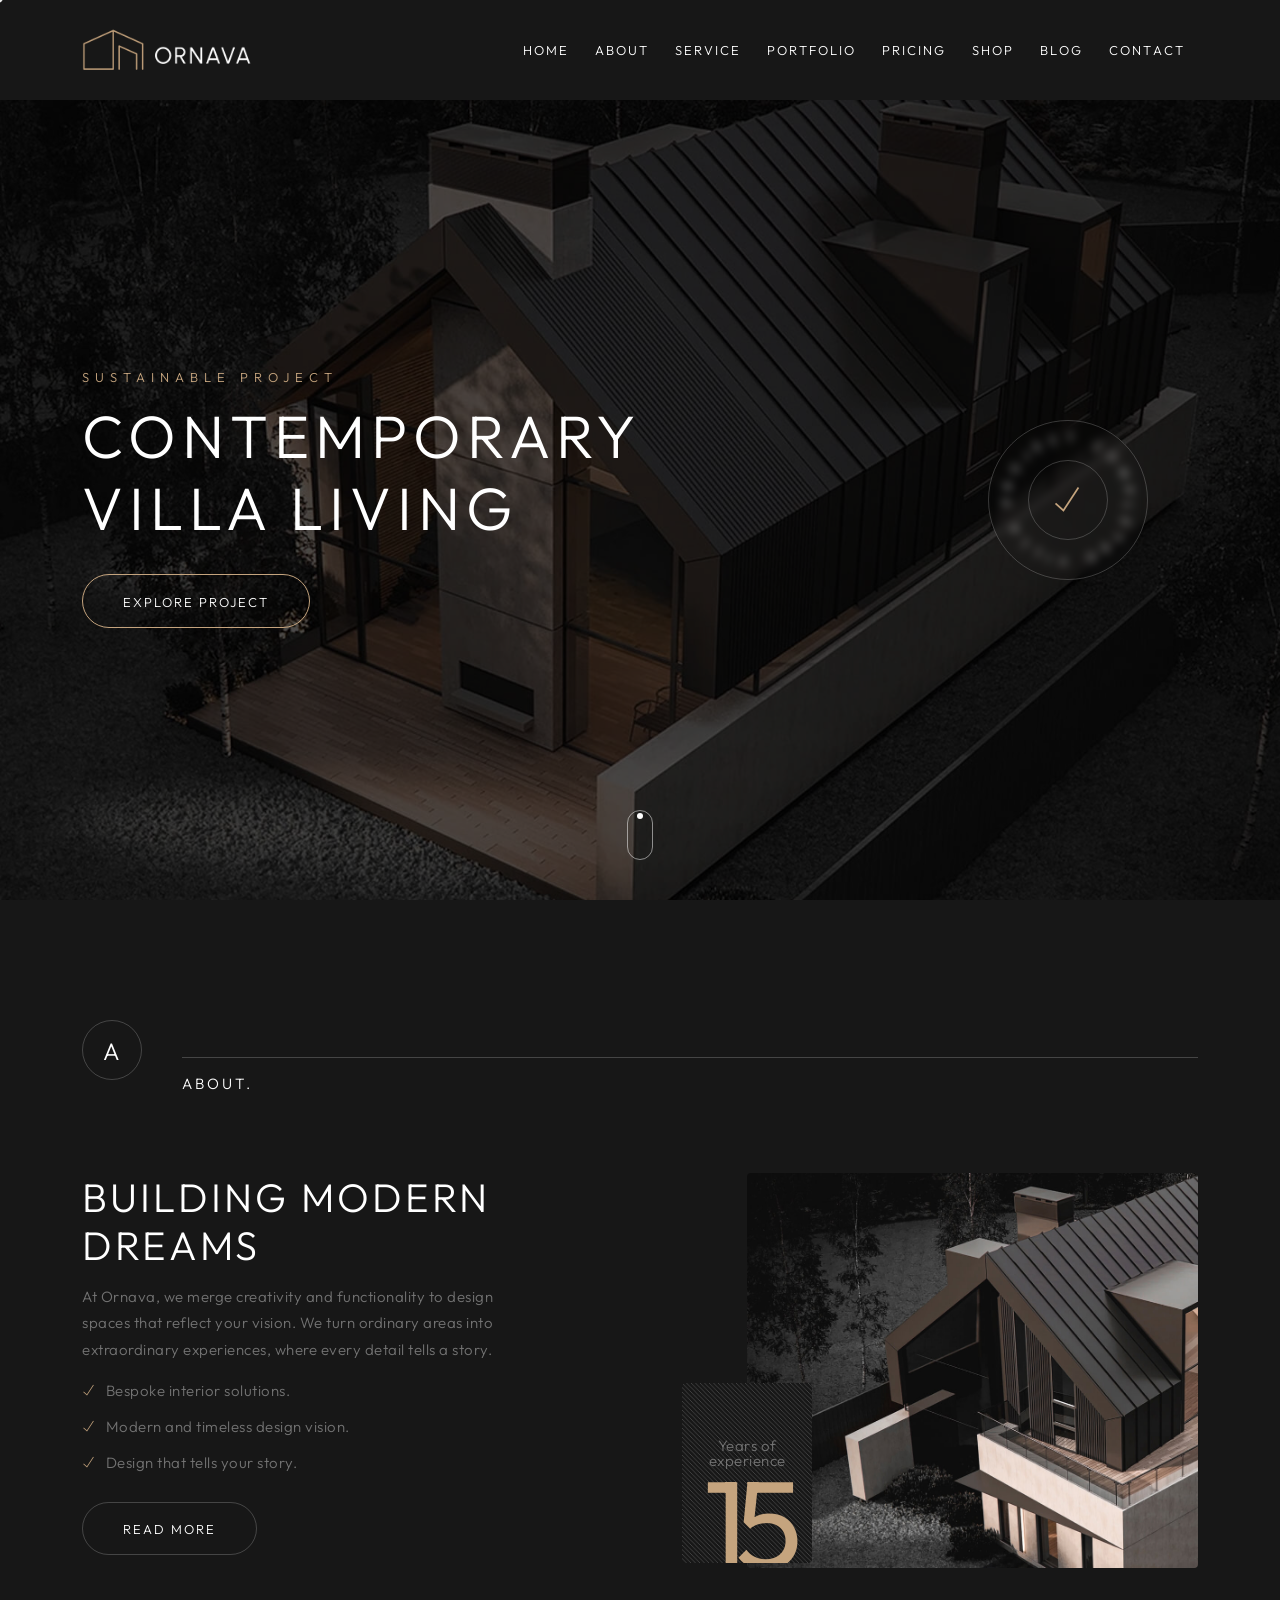
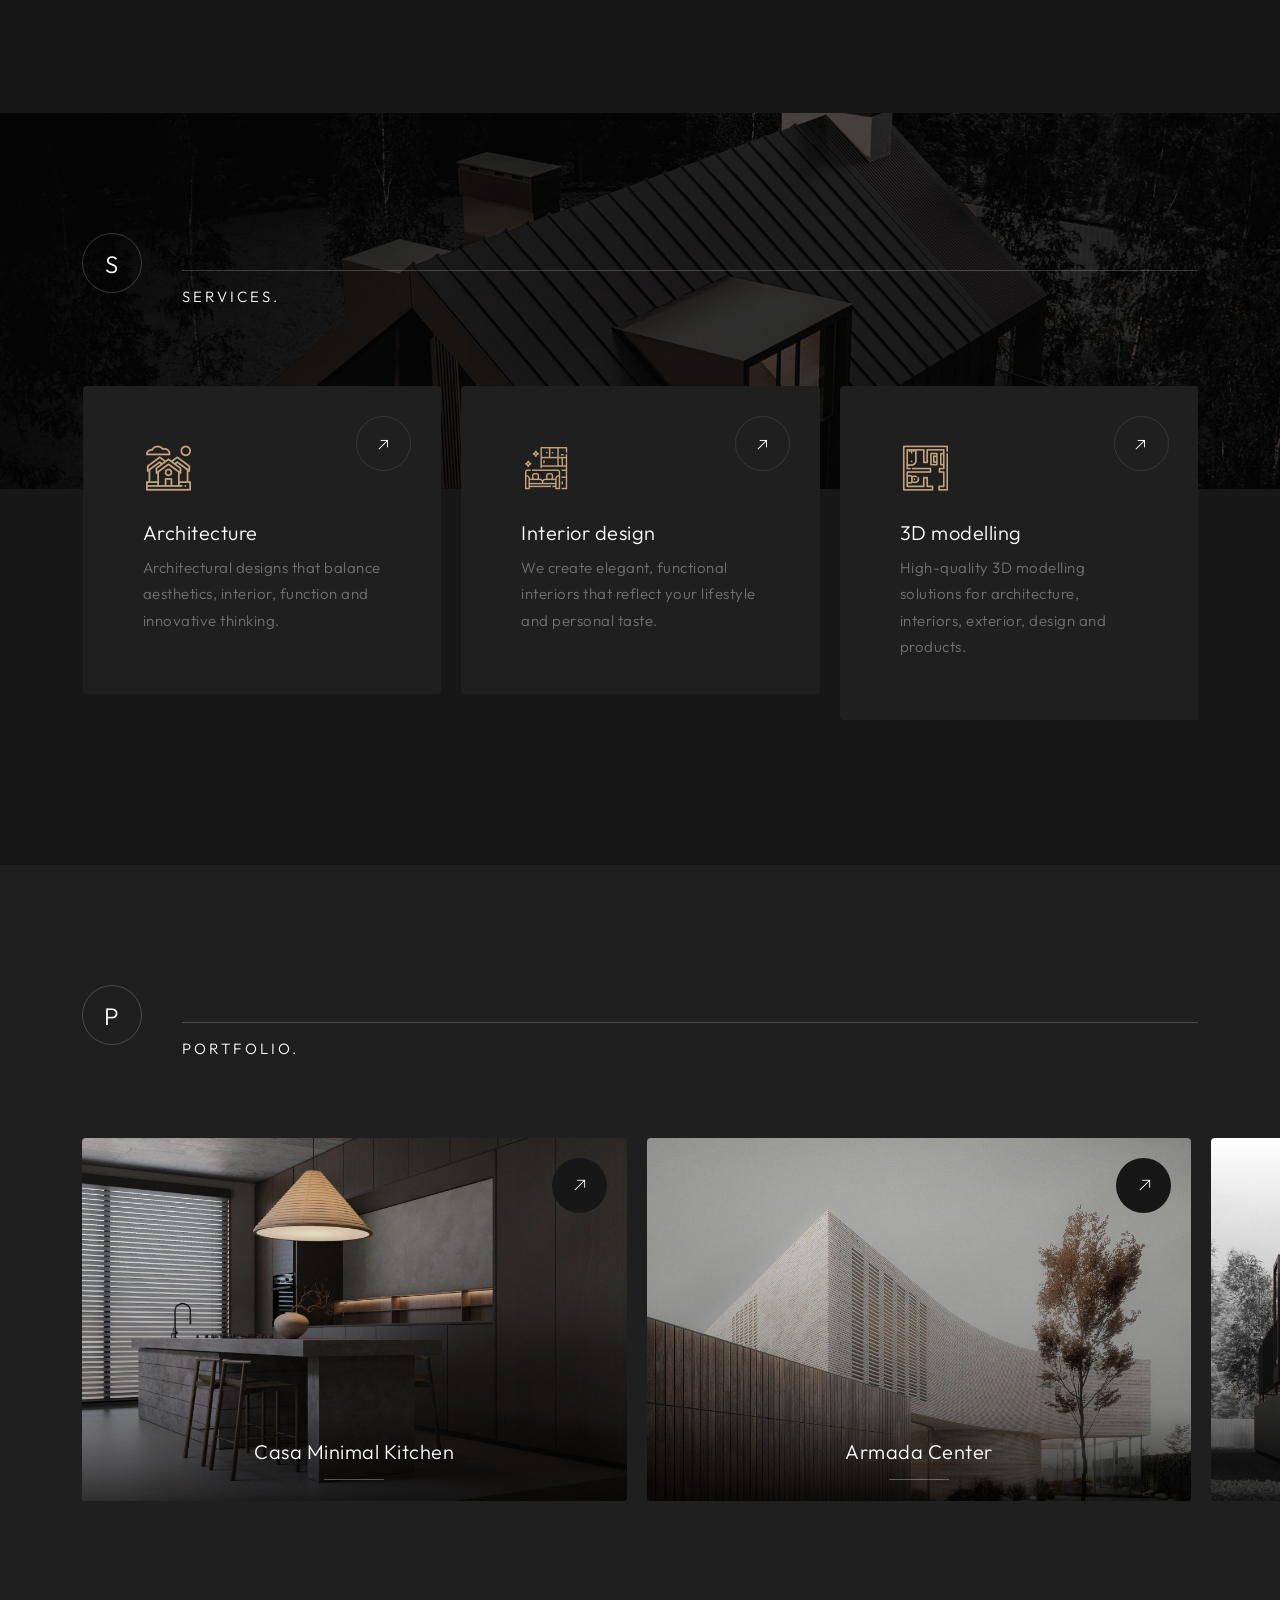
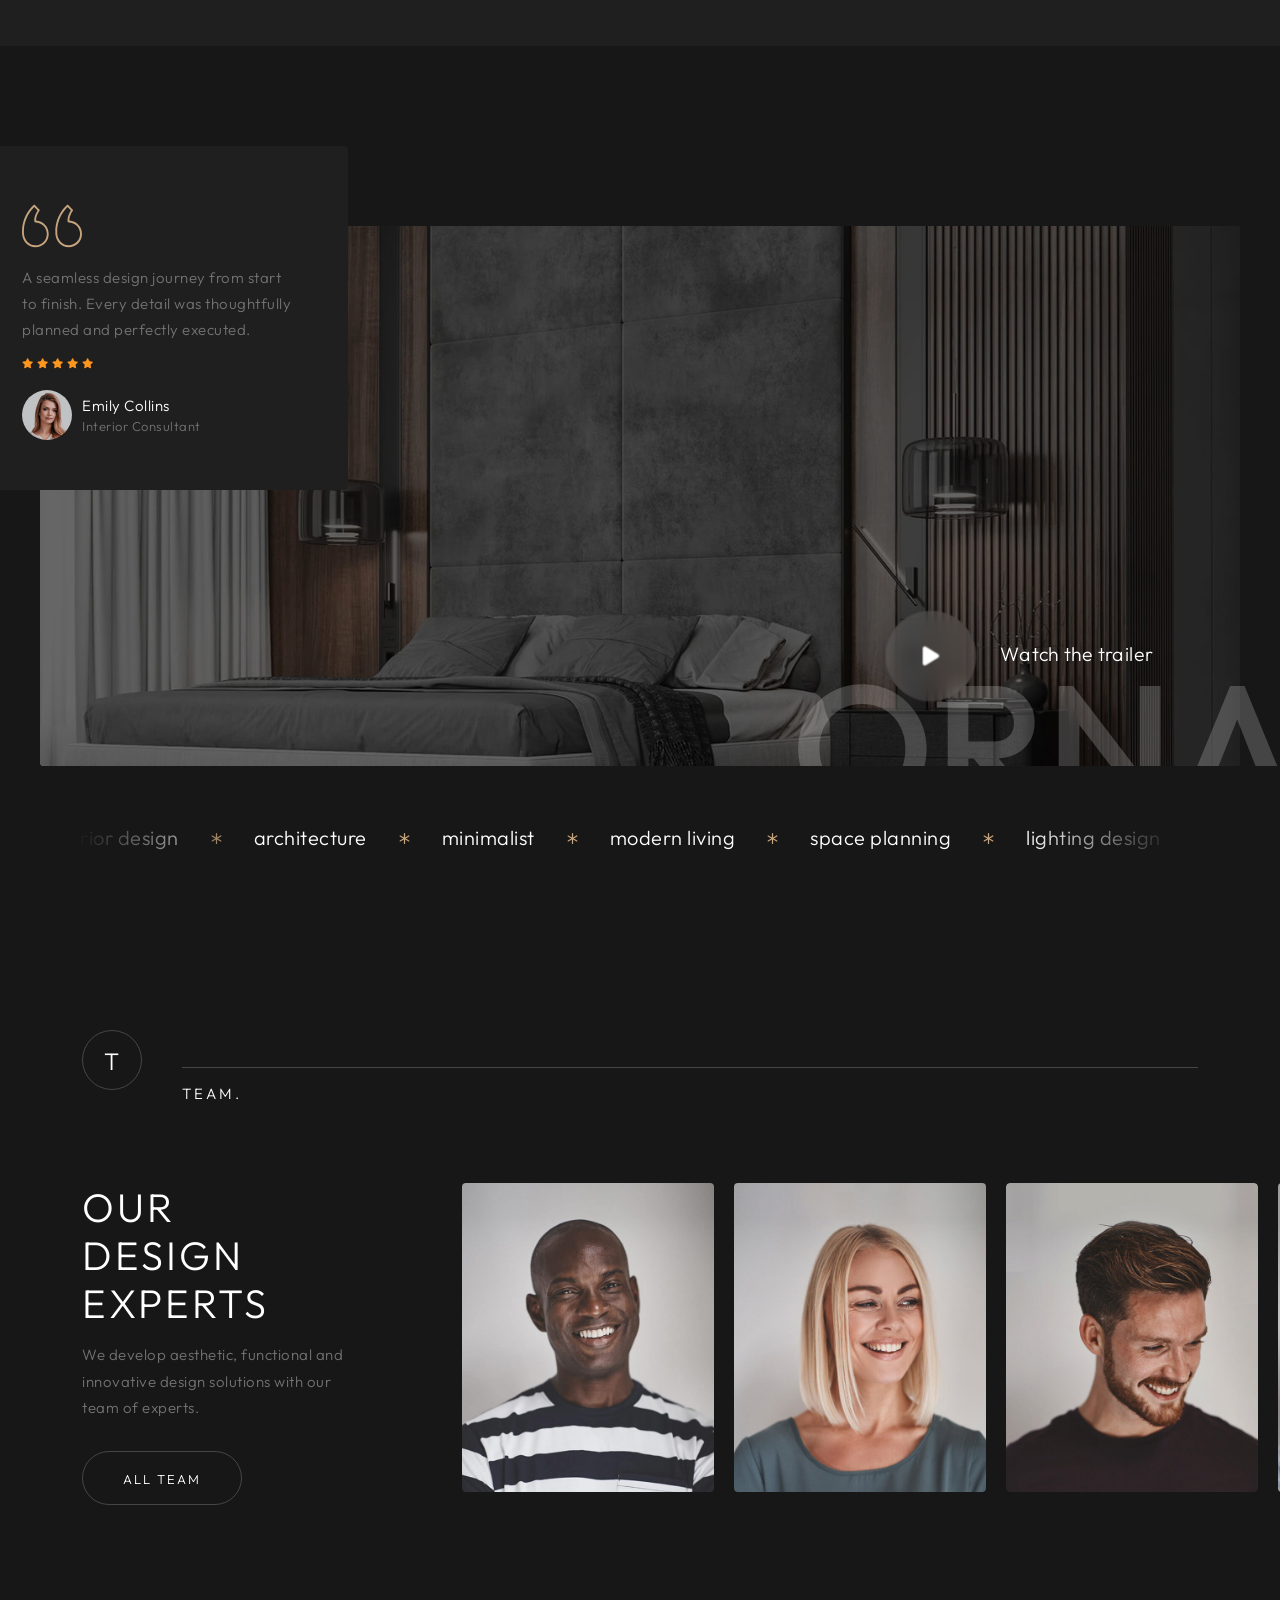
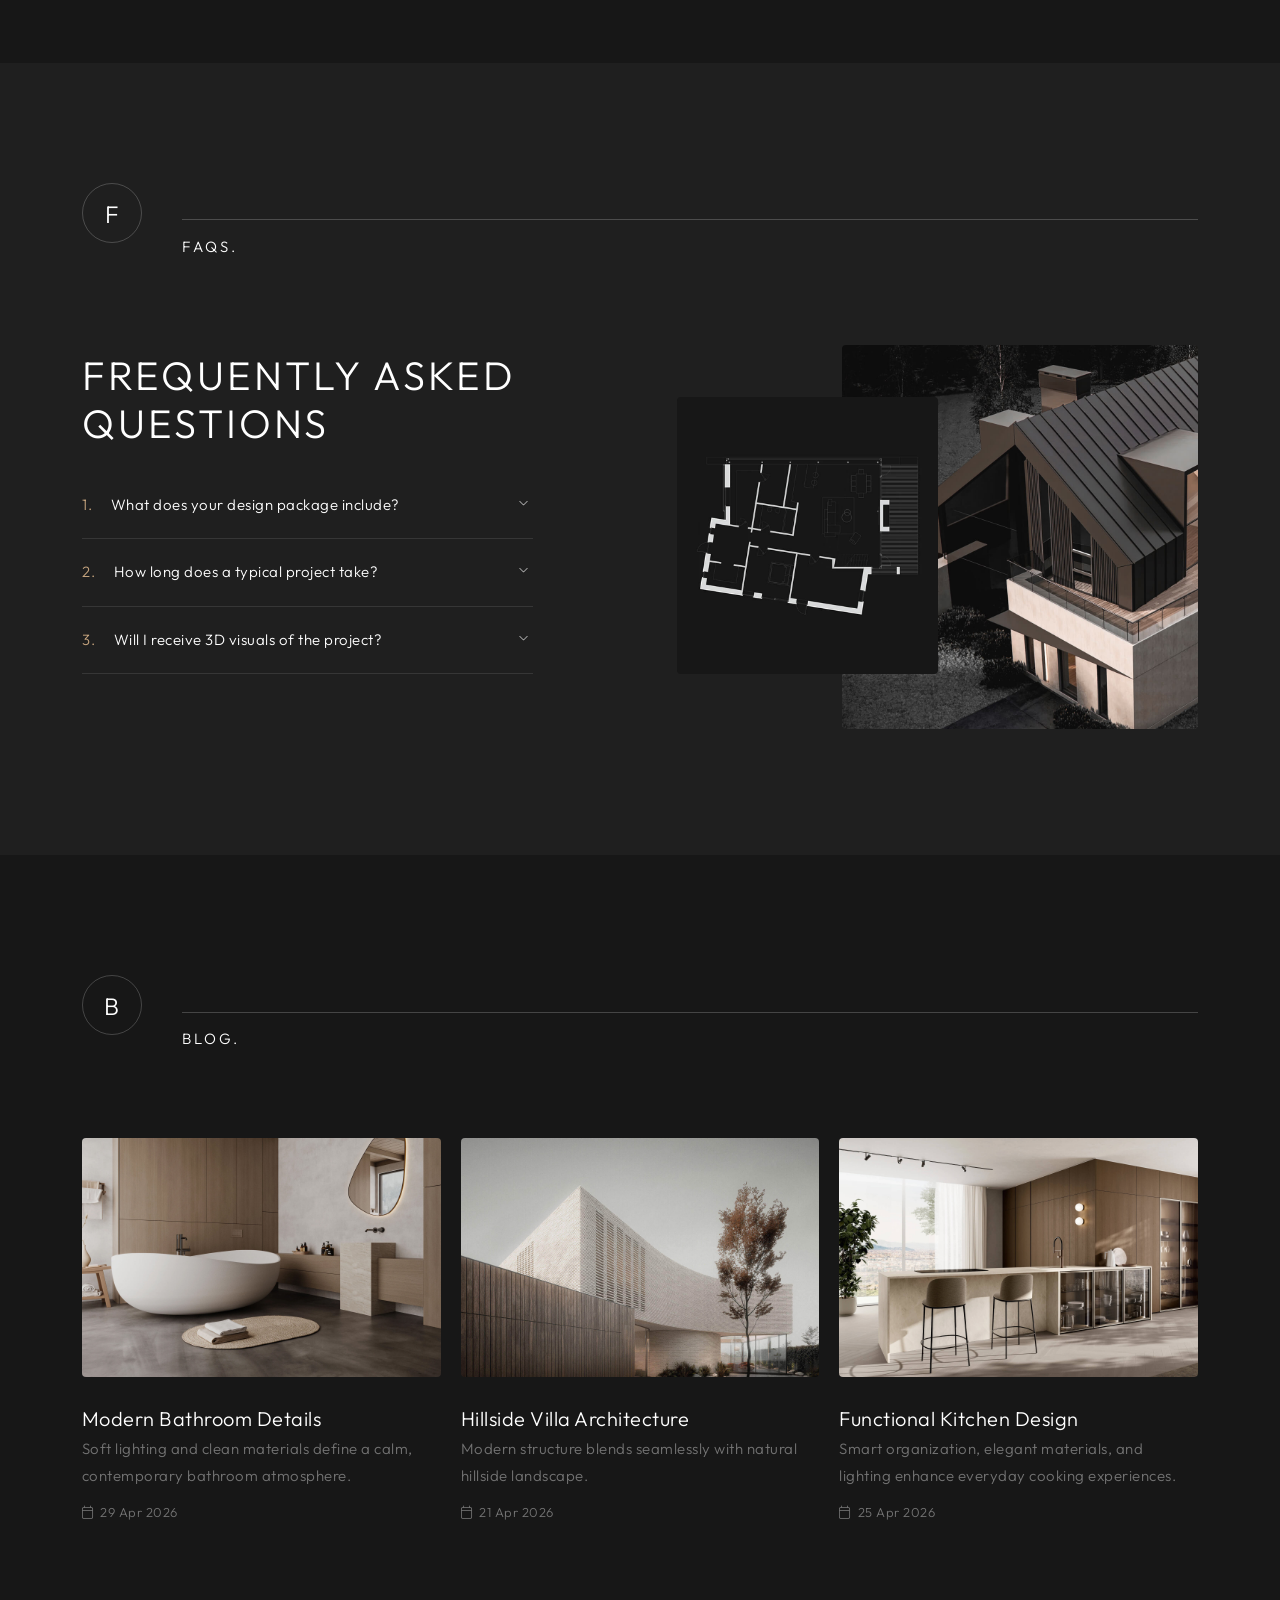
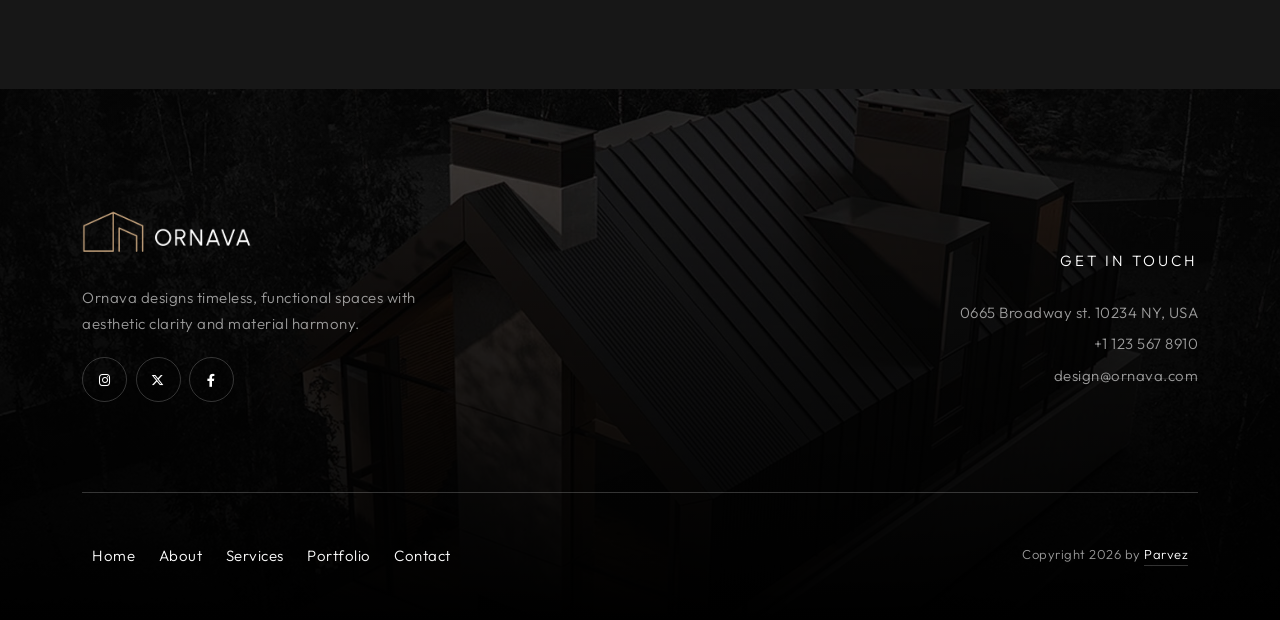
<file: index.html>
<!DOCTYPE html>
<html lang="en">


<head>
    <meta charset="utf-8">
    <meta http-equiv="X-UA-Compatible" content="IE=edge">
    <meta name="viewport" content="width=device-width, initial-scale=1">
    <title>Architecture & Interior</title>
    <link rel="icon" type="image/x-icon" href="img/favicon.ico">
    <link rel="preconnect" href="https://fonts.googleapis.com/">
    <link rel="preconnect" href="https://fonts.gstatic.com/" crossorigin>
    <link rel="stylesheet" href="https://fonts.googleapis.com/css2?family=Outfit:ital,wght@0,100..900;1,100..900&amp;display=swap">
    <link rel="stylesheet" href="css/plugins.css">
    <link rel="stylesheet" href="css/style.css">
</head>
<body>
    <!-- Preloader -->
    <div class="preloader-bg"></div>
    <div id="preloader">
        <div id="preloader-status">
            <div class="preloader-position loader"> <span></span> </div>
        </div>
    </div>
    <!-- Cursor -->
    <div class="cursor js-cursor"></div>
    <!-- Progress scroll totop -->
    <div class="progress-wrap cursor-pointer">
        <svg class="progress-circle svg-content" width="100%" height="100%" viewBox="-1 -1 102 102">
            <path d="M50,1 a49,49 0 0,1 0,98 a49,49 0 0,1 0,-98" />
        </svg>
    </div>
    <!-- Navbar -->
    <nav class="navbar navbar-expand-lg">
        <div class="container">
            <!-- Logo -->
            <div class="logo-wrapper">
                <a class="logo" href="index.html"><img src="img/logo.png" class="logo-img" alt=""></a>
            </div>
            <!-- Button -->
            <button class="navbar-toggler" type="button" data-bs-toggle="collapse" data-bs-target="#navbar" aria-controls="navbar" aria-expanded="false" aria-label="Toggle navigation"> <span class="navbar-toggler-icon"><i class="ti-menu"></i></span> </button>
            <!-- Menu -->
            <div class="collapse navbar-collapse" id="navbar">
                <ul class="navbar-nav ms-auto">

                    <li class="nav-item"><a class="nav-link" href="index.html"><span class="rolling-text">Home</span></a></li>  

                    <li class="nav-item"><a class="nav-link" href="about.html"><span class="rolling-text">About</span></a></li>

                    <li class="nav-item"><a class="nav-link" href="services.html"><span class="rolling-text">Service</span></a></li>

                    <li class="nav-item"><a class="nav-link" href="portfolio2.html"><span class="rolling-text">portfolio</span></a></li>

                    <li class="nav-item"><a class="nav-link" href="pricing.html"><span class="rolling-text">Pricing</span></a></li>

                    <li class="nav-item"><a class="nav-link" href="shop.html"><span class="rolling-text">Shop</span></a></li>

                    <li class="nav-item"><a class="nav-link" href="blog.html"><span class="rolling-text">blog</span></a></li>

                    
                    <li class="nav-item"><a class="nav-link" href="contact.html"><span class="rolling-text">Contact</span></a></li>
                </ul>
            </div>
        </div>
    </nav>
    <!-- Parallax Image -->
    <div class="banner-header full-height valign bg-img bg-imgfixed" data-overlay-dark="7" data-background="img/banner.jpg">
        <div class="container">
            <div class="row align-items-center">
                <div class="col-md-7">
                    <h6>Sustainable Project</h6>
                    <h2>Contemporary Villa Living</h2>
                    <a href="portfolio-single.html" class="durubtn4"><span class="text-wrapper"><span class="text slide-up">Explore project</span><span class="text slide-down">Explore project</span></span></a>
                </div>
                <div class="col-md-3 offset-md-2 text-center">
                    <a href="portfolio-single.html" class="hover-this circle-button-overlay">
                        <div class="circle-button in-bord hover-anim">
                            <div class="rotate-circle">
                                <svg class="textcircle safari-fix" viewBox="0 0 500 500">
                                    <defs>
                                        <path id="textcircle" d="M250,400 a150,150 0 0,1 0,-300a150,150 0 0,1 0,300Z"></path>
                                    </defs>
                                    <text><textPath xlink:href="#textcircle" startOffset="0">Villa Project completed</textPath></text>
                                </svg>
                            </div>
                            <div class="in-circle text-center"><i class="ti-check"></i></div>
                        </div>
                    </a>
                </div>
            </div>
        </div>
        <!-- button scroll -->
        <a href="#" data-scroll-nav="1" class="mouse smoothscroll"> <span class="mouse-icon"><span class="mouse-wheel"></span> </span></a>
    </div>
    <!-- About -->
    <section class="about section-padding" data-scroll-index="1">
        <div class="container">
            <div class="section-linetitle">
                <div class="d-flex align-items-center">
                    <div class="leter">
                        <h4>A</h4>
                    </div>
                    <div class="line"></div>
                </div>
                <div class="title">
                    <h6 class="sub-title">About.</h6>
                </div>
            </div>
            <div class="row">
                <div class="col-lg-5 col-md-12 mb-30">
                    <div class="section-title">Building Modern Dreams</div>
                    <p>At Ornava, we merge creativity and functionality to design spaces that reflect your vision. We turn ordinary areas into extraordinary experiences, where every detail tells a story.</p>
                    <ul class="page-list list-unstyled mb-25">
                        <li>
                            <div class="page-list-icon"> <span class="ti-check"></span> </div>
                            <div class="page-list-text">
                                <p>Bespoke interior solutions.</p>
                            </div>
                        </li>
                        <li>
                            <div class="page-list-icon"> <span class="ti-check"></span> </div>
                            <div class="page-list-text">
                                <p>Modern and timeless design vision.</p>
                            </div>
                        </li>
                        <li>
                            <div class="page-list-icon"> <span class="ti-check"></span> </div>
                            <div class="page-list-text">
                                <p>Design that tells your story.</p>
                            </div>
                        </li>
                    </ul>
                    <a href="#" class="durubtn"> <span class="text-wrapper"><span class="text slide-up">Read more</span><span class="text slide-down">Read more</span></span></a>
                </div>
                <div class="col-lg-5 offset-lg-2 col-md-12">
                    <div class="year15 line vert-move"><div class="txt">Years of experience</div><span>15</span></div>
                    <img src="img/about.jpg" class="img-fluid" alt=""> 
                </div>
            </div>
        </div>
    </section>
    <!-- Services -->
    <section class="services section-padding">
        <div class="container">
            <div class="section-linetitle">
                <div class="d-flex align-items-center">
                    <div class="leter">
                        <h4>S</h4>
                    </div>
                    <div class="line"></div>
                </div>
                <div class="title">
                    <h6 class="sub-title">Services.</h6>
                </div>
            </div>
            <div class="row justify-content-center">
                <div class="col-md-12">
                    <div class="owl-carousel owl-theme">
                        <div class="item mb-25"> <a href="#"><span class="arrow fa-thin fa-arrow-up-right"></span></a>
                            <div class="icon"><i class="flaticon-houses"></i></div>
                            <h5>Architecture</h5>
                            <p>Architectural designs that balance aesthetics, interior, function and innovative thinking.</p>
                        </div>
                        <div class="item mb-25"> <a href="#"><span class="arrow fa-thin fa-arrow-up-right"></span></a>
                            <div class="icon"><i class="flaticon-living-room"></i></div>
                            <h5>Interior design</h5>
                            <p>We create elegant, functional interiors that reflect your lifestyle and personal taste.</p>
                        </div>
                        <div class="item mb-25"> <a href="#"><span class="arrow fa-thin fa-arrow-up-right"></span></a>
                            <div class="icon"><i class="flaticon-interior-design"></i></div>
                            <h5>3D modelling</h5>
                            <p>High-quality 3D modelling solutions for architecture, interiors, exterior, design and products.</p>
                        </div>
                        <div class="item mb-25"> <a href="#"><span class="arrow fa-thin fa-arrow-up-right"></span></a>
                            <div class="icon"><i class="flaticon-medieval-house"></i></div>
                            <h5>Urban design</h5>
                            <p>Sustainable urban design that enhances community life and environmental harmony.</p>
                        </div>
                        <div class="item mb-25"> <a href="#"><span class="arrow fa-thin fa-arrow-up-right"></span></a>
                            <div class="icon"><i class="flaticon-blueprint"></i></div>
                            <h5>Planing</h5>
                            <p>Strategic planning that guides spaces toward functionality, innovation and lasting value.</p>
                        </div>
                        <div class="item mb-25"> <a href="#"><span class="arrow fa-thin fa-arrow-up-right"></span></a>
                            <div class="icon"><i class="flaticon-houses"></i></div>
                            <h5>Decor plan</h5>
                            <p>Creative decor plans that balance style, comfort and functional harmony.</p>
                        </div>
                        <div class="item mb-25"> <a href="#"><span class="arrow fa-thin fa-arrow-up-right"></span></a>
                            <div class="icon"><i class="flaticon-kitchen"></i></div>
                            <h5>Kitchen design</h5>
                            <p>Transforming everyday cooking with elegant modern and functional kitchen design.</p>
                        </div>
                        <div class="item mb-25"> <a href="#"><span class="arrow fa-thin fa-arrow-up-right"></span></a>
                            <div class="icon"><i class="flaticon-bathtub"></i></div>
                            <h5>Bathroom design</h5>
                            <p>Elevating daily routines with timeless, modern and elegant bathroom design.</p>
                        </div>
                    </div>
                </div>
            </div>
        </div>
        <div class="dots-half bg-img bg-imgfixed" data-overlay-dark="7" data-background="img/banner2.jpg"></div>
    </section>
    <!-- Portfolio 2 -->
    <section class="portfolio2 section-padding bg-darkbrown">
        <div class="container">
            <div class="section-linetitle">
                <div class="d-flex align-items-center">
                    <div class="leter">
                        <h4>P</h4>
                    </div>
                    <div class="line"></div>
                </div>
                <div class="title">
                    <h6 class="sub-title">Portfolio.</h6>
                </div>
            </div>
            <div class="row">
                <div class="col-md-12">
                <div class="portfolio2-container">
                <div class="owl-carousel owl-theme">
                    <div class="item mb-25">
                        <div class="img"> <img src="img/01.jpg" alt=""> </div>
                        <div class="icon-wrapper"> <i class="ti-arrow-top-right default-icon"></i>
                            <a href="portfolio-single.html" class="hover-icon-link" title="View Project"> <i class="ti-arrow-top-right hover-icon"></i> </a>
                        </div>
                        <div class="con">
                            <h5>Casa Minimal Kitchen</h5>
                            <div class="line"></div>
                            <div class="details"> 
                                <span><i class="fa-light fa-ruler-combined"></i>30 m²</span> 
                                <span><i class="fa-light fa-building"></i>Casa</span> 
                                <span><i class="fa-light fa-location-dot"></i>NY, USA</span>
                                <span><i class="fa-light fa-circle-check"></i>Completed</span>
                            </div>
                        </div>
                    </div>
                    <div class="item mb-25">
                        <div class="img"> <img src="img/03.jpg" alt=""> </div>
                        <div class="icon-wrapper"> <i class="ti-arrow-top-right default-icon"></i>
                            <a href="portfolio-single.html" class="hover-icon-link" title="View Project"> <i class="ti-arrow-top-right hover-icon"></i> </a>
                        </div>
                        <div class="con">
                            <h5>Armada Center</h5>
                            <div class="line"></div>
                            <div class="details"> 
                                <span><i class="fa-light fa-ruler-combined"></i>1,450 m²</span> 
                                <span><i class="fa-light fa-building"></i>4</span> 
                                <span><i class="fa-light fa-location-dot"></i>SF, USA</span>
                                <span><i class="fa-light fa-spinner fa-spin"></i> In Progress</span>
                            </div>
                        </div>
                    </div>
                    <div class="item mb-25">
                        <div class="img"> <img src="img/02.jpg" alt=""> </div>
                        <div class="icon-wrapper"> <i class="ti-arrow-top-right default-icon"></i>
                            <a href="portfolio-single.html" class="hover-icon-link" title="View Project"> <i class="ti-arrow-top-right hover-icon"></i> </a>
                        </div>
                        <div class="con">
                            <h5>Vista Modern Villa</h5>
                            <div class="line"></div>
                            <div class="details"> 
                                <span><i class="fa-light fa-ruler-combined"></i>400 m²</span> 
                                <span><i class="fa-light fa-building"></i>2</span> 
                                <span><i class="fa-light fa-location-dot"></i>Houston</span>
                                <span><i class="fa-light fa-circle-check"></i>Completed</span>
                            </div>
                        </div>
                    </div>
                    <div class="item mb-25">
                        <div class="img"> <img src="img/04.jpg" alt=""> </div>
                        <div class="icon-wrapper"> <i class="ti-arrow-top-right default-icon"></i>
                            <a href="portfolio-single.html" class="hover-icon-link" title="View Project"> <i class="ti-arrow-top-right hover-icon"></i> </a>
                        </div>
                        <div class="con">
                            <h5>The Horizon Residence</h5>
                            <div class="line"></div>
                            <div class="details"> 
                                <span><i class="fa-light fa-ruler-combined"></i>750 m²</span> 
                                <span><i class="fa-light fa-building"></i>3</span> 
                                <span><i class="fa-light fa-location-dot"></i>Washington</span>
                                <span><i class="fa-light fa-spinner fa-spin"></i> In Progress</span>
                            </div>
                        </div>
                    </div>
                    <div class="item mb-25">
                        <div class="img"> <img src="img/05.jpg" alt=""> </div>
                        <div class="icon-wrapper"> <i class="ti-arrow-top-right default-icon"></i>
                            <a href="portfolio-single.html" class="hover-icon-link" title="View Project"> <i class="ti-arrow-top-right hover-icon"></i> </a>
                        </div>
                        <div class="con">
                            <h5>Loft Living Room</h5>
                            <div class="line"></div>
                            <div class="details"> 
                                <span><i class="fa-light fa-ruler-combined"></i>50 m²</span> 
                                <span><i class="fa-light fa-building"></i>Loft</span> 
                                <span><i class="fa-light fa-location-dot"></i>Miami</span>
                                <span><i class="fa-light fa-circle-check"></i>Completed</span>
                            </div>
                        </div>
                    </div>
                    <div class="item mb-25">
                        <div class="img"> <img src="img/06.jpg" alt=""> </div>
                        <div class="icon-wrapper"> <i class="ti-arrow-top-right default-icon"></i>
                            <a href="portfolio-single.html" class="hover-icon-link" title="View Project"> <i class="ti-arrow-top-right hover-icon"></i> </a>
                        </div>
                        <div class="con">
                            <h5>Noir Bedroom Design</h5>
                            <div class="line"></div>
                            <div class="details"> 
                                <span><i class="fa-light fa-ruler-combined"></i>40 m²</span> 
                                <span><i class="fa-light fa-building"></i>Noir</span> 
                                <span><i class="fa-light fa-location-dot"></i>Seattle</span>
                                <span><i class="fa-light fa-spinner fa-spin"></i> In Progress</span>
                            </div>
                        </div>
                    </div>
                </div>
                    </div>
                </div>
            </div>
        </div>
    </section>
    <!-- Testimonials 2 -->
    <section class="testimonials2 pt-80 mt-100 mb-0">
        <div class="container">
            <div class="bg-img bg-imgfixed" data-background="img/banner3.jpg" data-overlay-dark="6">
                <div class="play-button">
                    <a href="https://youtu.be/XVM-4riPX4k" class="btn vid">
                        <svg width="100px" height="100px" viewBox="0 0 100 100" preserveAspectRatio="none">
                            <circle class="circle" cx="50" cy="50" r="48" stroke="white" stroke-width="2" fill="none" />
                        </svg> <i class="fa-solid fa-play"></i> </a>
                    <div class="text"><span>Watch the trailer</span></div>
                </div>
            </div>
            <div class="row">
                <div class="col-lg-4 col-md-12 mb-60">
                    <div class="item-cover animate-box" data-animate-effect="fadeInLeft">
                        <div class="owl-carousel owl-theme">
                            <div class="item">
                                <div class="cont"> <span class="quote-icon"><img src="img/quote.svg" alt=""></span>
                                    <p>A seamless design journey from start to finish. Every detail was thoughtfully planned and perfectly executed.</p>
                                    <div class="icons"> <i class="fa-solid fa-star"></i> <i class="fa-solid fa-star"></i> <i class="fa-solid fa-star"></i> <i class="fa-solid fa-star"></i> <i class="fa-solid fa-star"></i> </div>
                                    <div class="info">
                                        <div class="author-img valign">
                                            <div class="circle"> <img src="img/team/4.jpg" alt=""> </div>
                                        </div>
                                        <div class="author-info valign">
                                            <div class="full-width">
                                                <h6>Emily Collins</h6>
                                                <p>Interior Consultant</p>
                                            </div>
                                        </div>
                                    </div>
                                </div>
                            </div>
                            <div class="item">
                                <div class="cont"> <span class="quote-icon"><img src="img/quote.svg" alt=""></span>
                                    <p>They transformed our space beyond expectations. Elegant and truly timeless design work throughout.</p>
                                    <div class="icons"> <i class="fa-solid fa-star"></i> <i class="fa-solid fa-star"></i> <i class="fa-solid fa-star"></i> <i class="fa-solid fa-star"></i> <i class="fa-solid fa-star"></i> </div>
                                    <div class="info">
                                        <div class="author-img valign">
                                            <div class="circle"> <img src="img/team/1.jpg" alt=""> </div>
                                        </div>
                                        <div class="author-info valign">
                                            <div class="full-width">
                                                <h6>Martin Dan</h6>
                                                <p>Real Estate Developer</p>
                                            </div>
                                        </div>
                                    </div>
                                </div>
                            </div>
                            <div class="item">
                                <div class="cont"> <span class="quote-icon"><img src="img/quote.svg" alt=""></span>
                                    <p>Their vision and professionalism made the entire project effortless. We love every inch of our new space.</p>
                                    <div class="icons"> <i class="fa-solid fa-star"></i> <i class="fa-solid fa-star"></i> <i class="fa-solid fa-star"></i> <i class="fa-solid fa-star"></i> <i class="fa-solid fa-star"></i> </div>
                                    <div class="info">
                                        <div class="author-img valign">
                                            <div class="circle"> <img src="img/team/5.jpg" alt=""> </div>
                                        </div>
                                        <div class="author-info valign">
                                            <div class="full-width">
                                                <h6>Lina Moretti</h6>
                                                <p>Creative Director</p>
                                            </div>
                                        </div>
                                    </div>
                                </div>
                            </div>
                        </div>
                    </div>
                </div>
            </div>
        </div>
        <!-- Ornava text -->
        <div class="ornava-text">Ornava</div>
    </section>
    <!-- Scrolling -->
    <div class="scrolling scrolling-ticker">
        <div class="wrapper feather-shadow2">
            <div class="content"> <span><img src="img/asterisk-icon.svg" alt="" loading="lazy">Interior Design</span> <span><img src="img/asterisk-icon.svg" alt="" loading="lazy">Architecture</span> <span><img src="img/asterisk-icon.svg" alt="" loading="lazy">Minimalist</span> <span><img src="img/asterisk-icon.svg" alt="" loading="lazy">Modern Living</span> <span><img src="img/asterisk-icon.svg" alt="" loading="lazy">Space Planning</span> <span><img src="img/asterisk-icon.svg" alt="" loading="lazy">Lighting Design</span> <span><img src="img/asterisk-icon.svg" alt="" loading="lazy">3D Visualization</span> <span><img src="img/asterisk-icon.svg" alt="" loading="lazy">Sustainable Design</span> <span><img src="img/asterisk-icon.svg" alt="" loading="lazy">Color Theory</span> <span><img src="img/asterisk-icon.svg" alt="" loading="lazy">Furniture Layout</span> <span><img src="img/asterisk-icon.svg" alt="" loading="lazy">CAD Drafting</span> <span><img src="img/asterisk-icon.svg" alt="" loading="lazy">Scandinavian Style</span> <span><img src="img/asterisk-icon.svg" alt="" loading="lazy">Open Concept</span> <span><img src="img/asterisk-icon.svg" alt="" loading="lazy">Material Selection</span> </div>
            <div class="content"> <span><img src="img/asterisk-icon.svg" alt="" loading="lazy">Interior Design</span> <span><img src="img/asterisk-icon.svg" alt="" loading="lazy">Architecture</span> <span><img src="img/asterisk-icon.svg" alt="" loading="lazy">Minimalist</span> <span><img src="img/asterisk-icon.svg" alt="" loading="lazy">Modern Living</span> <span><img src="img/asterisk-icon.svg" alt="" loading="lazy">Space Planning</span> <span><img src="img/asterisk-icon.svg" alt="" loading="lazy">Lighting Design</span> <span><img src="img/asterisk-icon.svg" alt="" loading="lazy">3D Visualization</span> <span><img src="img/asterisk-icon.svg" alt="" loading="lazy">Sustainable Design</span> <span><img src="img/asterisk-icon.svg" alt="" loading="lazy">Color Theory</span> <span><img src="img/asterisk-icon.svg" alt="" loading="lazy">Furniture Layout</span> <span><img src="img/asterisk-icon.svg" alt="" loading="lazy">CAD Drafting</span> <span><img src="img/asterisk-icon.svg" alt="" loading="lazy">Scandinavian Style</span> <span><img src="img/asterisk-icon.svg" alt="" loading="lazy">Open Concept</span> <span><img src="img/asterisk-icon.svg" alt="" loading="lazy">Material Selection</span> </div>
        </div>
    </div>
    <!-- Team -->
    <section class="team section-padding">
        <div class="container">
            <div class="section-linetitle">
                <div class="d-flex align-items-center">
                    <div class="leter">
                        <h4>T</h4>
                    </div>
                    <div class="line"></div>
                </div>
                <div class="title">
                    <h6 class="sub-title">Team.</h6>
                </div>
            </div>
            <div class="row">
                <div class="col-lg-3 col-md-12 mb-30">
                    <div class="section-title">Our Design Experts</div>
                    <p class="mb-30">We develop aesthetic, functional and innovative design solutions with our team of experts.</p>
                    <a href="team.html" class="durubtn"> <span class="text-wrapper"><span class="text slide-up">All team</span><span class="text slide-down">All team</span></span></a>
                </div>
                <div class="col-lg-8 offset-lg-1 col-md-12">
                    <div class="team-container">
                        <div class="owl-carousel owl-theme">
                            <div class="item">
                                <div class="img"> <img src="img/team/team-01.jpg" class="fluid" alt="" loading="lazy"> </div>
                                <div class="bg"></div>
                                <div class="con">
                                    <a href="team-details.html">
                                        <div class="title"><span>Sophie Brown</span></div>
                                        <div class="subtitle"><span>Lead Architect</span></div>
                                    </a>
                                </div>
                            </div>
                            <div class="item">
                                <div class="img"><img src="img/team/team-02.jpg" alt="" loading="lazy"></div>
                                <div class="bg"></div>
                                <div class="con">
                                    <a href="team-details.html">
                                        <div class="title"><span>James Dan</span></div>
                                        <div class="subtitle"><span>Project Manager</span></div>
                                    </a>
                                </div>
                            </div>
                            <div class="item">
                                <div class="img">
                                    <div class="img"><img src="img/team/team-03.jpg" alt="" loading="lazy"></div>
                                </div>
                                <div class="bg"></div>
                                <div class="con">
                                    <a href="team-details.html">
                                        <div class="title"><span>Daniel Rivera</span></div>
                                        <div class="subtitle"><span>Creative Director</span></div>
                                    </a>
                                </div>
                            </div>
                            <div class="item">
                                <div class="img"> <img src="img/team/team-04.jpg" class="fluid" alt="" loading="lazy"> </div>
                                <div class="bg"></div>
                                <div class="con">
                                    <a href="team-details.html">
                                        <div class="title"><span>Amelia Park</span></div>
                                        <div class="subtitle"><span>Lighting & Materials Expert</span></div>
                                    </a>
                                </div>
                            </div>
                            <div class="item">
                                <div class="img"><img src="img/team/team-05.jpg" alt="" loading="lazy"></div>
                                <div class="bg"></div>
                                <div class="con">
                                    <a href="team-details.html">
                                        <div class="title"><span>Nora Stein</span></div>
                                        <div class="subtitle"><span>Interior Design Consultant</span></div>
                                    </a>
                                </div>
                            </div>
                            <div class="item">
                                <div class="img">
                                    <div class="img"><img src="img/team/team-06.jpg" alt="" loading="lazy"></div>
                                </div>
                                <div class="bg"></div>
                                <div class="con">
                                    <a href="team-details.html">
                                        <div class="title"><span>Liam Carter</span></div>
                                        <div class="subtitle"><span>3D Visualization Specialist</span></div>
                                    </a>
                                </div>
                            </div>
                        </div>
                    </div>
                </div>
            </div>
        </div>
    </section>
    <!-- FAQs -->
    <section class="faqs section-padding bg-darkbrown">
        <div class="container">
            <div class="section-linetitle">
                <div class="d-flex align-items-center">
                    <div class="leter">
                        <h4>F</h4>
                    </div>
                    <div class="line"></div>
                </div>
                <div class="title">
                    <h6 class="sub-title">FAQs.</h6>
                </div>
            </div>
            <div class="row align-items-center">
                <div class="col-lg-5 col-md-12 mb-30">
                    <div class="section-title mb-25">Frequently Asked Questions</div>
                    <ul class="accordion-box clearfix">
                        <li class="accordion block">
                            <div class="acc-btn"><span class="count">1.</span> What does your design package include?</div>
                            <div class="acc-content">
                                <div class="content">
                                    <p>Our packages cover concept development, space planning, material selection, 3D visualization tailored to your needs.</p>
                                </div>
                            </div>
                        </li>
                        <li class="accordion block">
                            <div class="acc-btn"><span class="count">2.</span> How long does a typical project take?</div>
                            <div class="acc-content">
                                <div class="content">
                                    <p>Project duration depends on scope, but most designs are completed within 2 to 6 weeks efficiently.</p>
                                </div>
                            </div>
                        </li>
                        <li class="accordion block">
                            <div class="acc-btn"><span class="count">3.</span> Will I receive 3D visuals of the project?</div>
                            <div class="acc-content">
                                <div class="content">
                                    <p>Yes, 3D renderings are part of our service to help you clearly visualize the final outcome.</p>
                                </div>
                            </div>
                        </li>
                    </ul>
                </div>
                <div class="col-lg-3 col-md-6 mb-60 position-relative z-2"> <img class="animation-float1 float-overlap" src="img/about4.jpg" alt=""> </div>
                <div class="col-lg-4 col-md-6 mb-20 position-relative z-1"> <img class="animation-float2" src="img/about3.jpg" alt=""> </div>
            </div>
        </div>
    </section>
    <!-- Blog -->
    <section class="blog section-padding">
        <div class="container">
            <div class="section-linetitle">
                <div class="d-flex align-items-center">
                    <div class="leter">
                        <h4>B</h4>
                    </div>
                    <div class="line"></div>
                </div>
                <div class="title">
                    <h6 class="sub-title">Blog.</h6>
                </div>
            </div>
            <div class="row">
                <div class="col-md-12">
                    <div class="owl-carousel owl-theme">
                        <div class="item mt-10 mb-30">
                            <div class="img"> <img src="img/07.jpg" class="img-fluid" alt=""></div>
                            <div class="cont">
                                <h4><a href="post.html">Modern Bathroom Details</a></h4>
                                <p>Soft lighting and clean materials define a calm, contemporary bathroom atmosphere.</p>
                                <div class="author">
                                    <div>
                                        <h5><i class="fa-light fa-calendar"></i>29 Apr 2026</h5>
                                        <h5><i class="fa-light fa-user"></i>by <a href="#" class="text-decoration-line-bottom">Martin Dan</a></h5>
                                    </div>
                                </div>
                            </div>
                            <div class="more">
                                <a href="post.html"> <span class="icon-wrap"><span class="icon"><i class="ti-arrow-top-right"></i></span> </span></a>
                            </div>
                        </div>
                        <div class="item mt-10 mb-30">
                            <div class="img"> <img src="img/03.jpg" class="img-fluid" alt=""></div>
                            <div class="cont">
                                <h4><a href="post.html">Hillside Villa Architecture</a></h4>
                                <p>Modern structure blends seamlessly with natural hillside landscape.</p>
                                <div class="author">
                                    <div>
                                        <h5><i class="fa-light fa-calendar"></i>21 Apr 2026</h5>
                                        <h5><i class="fa-light fa-user"></i>by <a href="#" class="text-decoration-line-bottom">Olivia Dan</a></h5>
                                    </div>
                                </div>
                            </div>
                            <div class="more">
                                <a href="post.html"> <span class="icon-wrap"><span class="icon"><i class="ti-arrow-top-right"></i></span> </span></a>
                            </div>
                        </div>
                        <div class="item mt-10 mb-30">
                            <div class="img"> <img src="img/08.jpg" class="img-fluid" alt=""></div>
                            <div class="cont">
                                <h4><a href="post.html">Functional Kitchen Design</a></h4>
                                <p>Smart organization, elegant materials, and lighting enhance everyday cooking experiences.</p>
                                <div class="author">
                                    <div>
                                        <h5><i class="fa-light fa-calendar"></i>25 Apr 2026</h5>
                                        <h5><i class="fa-light fa-user"></i>by <a href="#" class="text-decoration-line-bottom">Emily Brown</a></h5>
                                    </div>
                                </div>
                            </div>
                            <div class="more">
                                <a href="post.html"> <span class="icon-wrap"><span class="icon"><i class="ti-arrow-top-right"></i></span> </span></a>
                            </div>
                        </div>
                        <div class="item mt-10 mb-30">
                            <div class="img"> <img src="img/04.jpg" class="img-fluid" alt=""></div>
                            <div class="cont">
                                <h4><a href="post.html">Luxury Living Inspirations</a></h4>
                                <p>Sophisticated textures and tones bring timeless harmony to modern living spaces.</p>
                                <div class="author">
                                    <div>
                                        <h5><i class="fa-light fa-calendar"></i>23 Apr 2026</h5>
                                        <h5><i class="fa-light fa-user"></i>by <a href="#" class="text-decoration-line-bottom">Frank White</a></h5>
                                    </div>
                                </div>
                            </div>
                            <div class="more">
                                <a href="post.html"> <span class="icon-wrap"><span class="icon"><i class="ti-arrow-top-right"></i></span> </span></a>
                            </div>
                        </div>
                        <div class="item mt-10 mb-30">
                            <div class="img"> <img src="img/02.jpg" class="img-fluid" alt=""></div>
                            <div class="cont">
                                <h4><a href="post.html">Coastal Villa Project</a></h4>
                                <p>Bright interiors meet ocean views, blending luxury with natural seaside charm.</p>
                                <div class="author">
                                    <div>
                                        <h5><i class="fa-light fa-calendar"></i> 27 Apr 2026</h5>
                                        <h5><i class="fa-light fa-user"></i> by <a href="#" class="text-decoration-line-bottom">Micheal White</a></h5>
                                    </div>
                                </div>
                            </div>
                            <div class="more">
                                <a href="post.html"> <span class="icon-wrap"><span class="icon"><i class="ti-arrow-top-right"></i></span> </span></a>
                            </div>
                        </div>
                        <div class="item mt-10 mb-30">
                            <div class="img"> <img src="img/09.jpg" class="img-fluid" alt=""></div>
                            <div class="cont">
                                <h4><a href="post.html">Living Room Aesthetics</a></h4>
                                <p>Balanced proportions and warm textures create inviting, elegant living environments.</p>
                                <div class="author">
                                    <div>
                                        <h5><i class="fa-light fa-calendar"></i>20 Apr 2026</h5>
                                        <h5><i class="fa-light fa-user"></i>by <a href="#" class="text-decoration-line-bottom">Arla Brown</a></h5>
                                    </div>
                                </div>
                            </div>
                            <div class="more">
                                <a href="post.html"> <span class="icon-wrap"><span class="icon"><i class="ti-arrow-top-right"></i></span> </span></a>
                            </div>
                        </div>
                    </div>
                </div>
            </div>
        </div>
    </section>
    <!-- Footer -->
    <footer class="footer">
        <div class="background banner-img bg-img bg-imgfixed bg-position-top" data-background="img/banner.jpg" data-overlay-dark="7">
            <div class="container">
                <!-- top -->
                <div class="top">
                    <div class="row align-items-center">
                        <div class="col-md-4">
                            <div class="item">
                                <div class="logo mb-30"><img src="img/logo.png" alt=""></div>
                                <p class="mb-15">Ornava designs timeless, functional spaces with aesthetic clarity and material harmony.</p>
                                <div class="social-icons mb-30">
                                    <ul class="list-inline">
                                        <li><a href="#"><i class="fa-brands fa-instagram"></i></a></li>
                                        <li><a href="#"><i class="fab fa-x-twitter"></i></a></li>
                                        <li><a href="#"><i class="fa-brands fa-facebook-f"></i></a></li>
                                    </ul>
                                </div>
                            </div>
                        </div>
                        <div class="col-md-8">
                            <div class="item text-end-left">
                                <h3 class="mb-30">Get in touch</h3>
                                <p class="mb-5">0665 Broadway st. 10234 NY, USA</p>
                                <div class="phone mb-5"><a href="tel:+11235678910">+1 123 567 8910</a></div>
                                <div class="mail"><a href="mailto:design@ornava.com">design@ornava.com</a></div>
                            </div>
                        </div>
                    </div>
                </div>
                <!-- bottom -->
                <div class="bottom">
                    <div class="row">
                        <div class="col-lg-8 col-md-12">
                            <div class="links">
                                <ul>
                                    <li><a href="index.html">Home</a></li>
                                    <li><a href="about.html">About</a></li>
                                    <li><a href="services.html">Services</a></li>
                                    <li><a href="portfolio.html">Portfolio</a></li>
                                    <li><a href="contact.html">Contact</a></li>
                                </ul>
                            </div>
                        </div>
                        <div class="col-lg-4 col-md-12 text-end">
                            <p>Copyright 2026 by <a href="#">Parvez</a></p>
                        </div>
                    </div>
                </div>
            </div>
        </div>
    </footer>
    <!-- jQuery -->
    <script src="js/jquery-3.7.1.min.js"></script>
    <script src="js/jquery-migrate-3.5.0.min.js"></script>
    <script src="js/modernizr-2.6.2.min.js"></script>
    <script src="js/imagesloaded.pkgd.min.js"></script>
    <script src="js/jquery.isotope.v3.0.2.js"></script>
    <script src="js/popper.min.js"></script>
    <script src="js/bootstrap.min.js"></script>
    <script src="js/scrollIt.min.js"></script>
    <script src="js/jquery.waypoints.min.js"></script>
    <script src="js/owl.carousel.min.js"></script>
    <script src="js/jquery.stellar.min.js"></script>
    <script src="js/jquery.magnific-popup.js"></script>
    <script src="js/YouTubePopUp.js"></script>
    <script src="js/custom.js"></script>
</body>


</html>
</file>
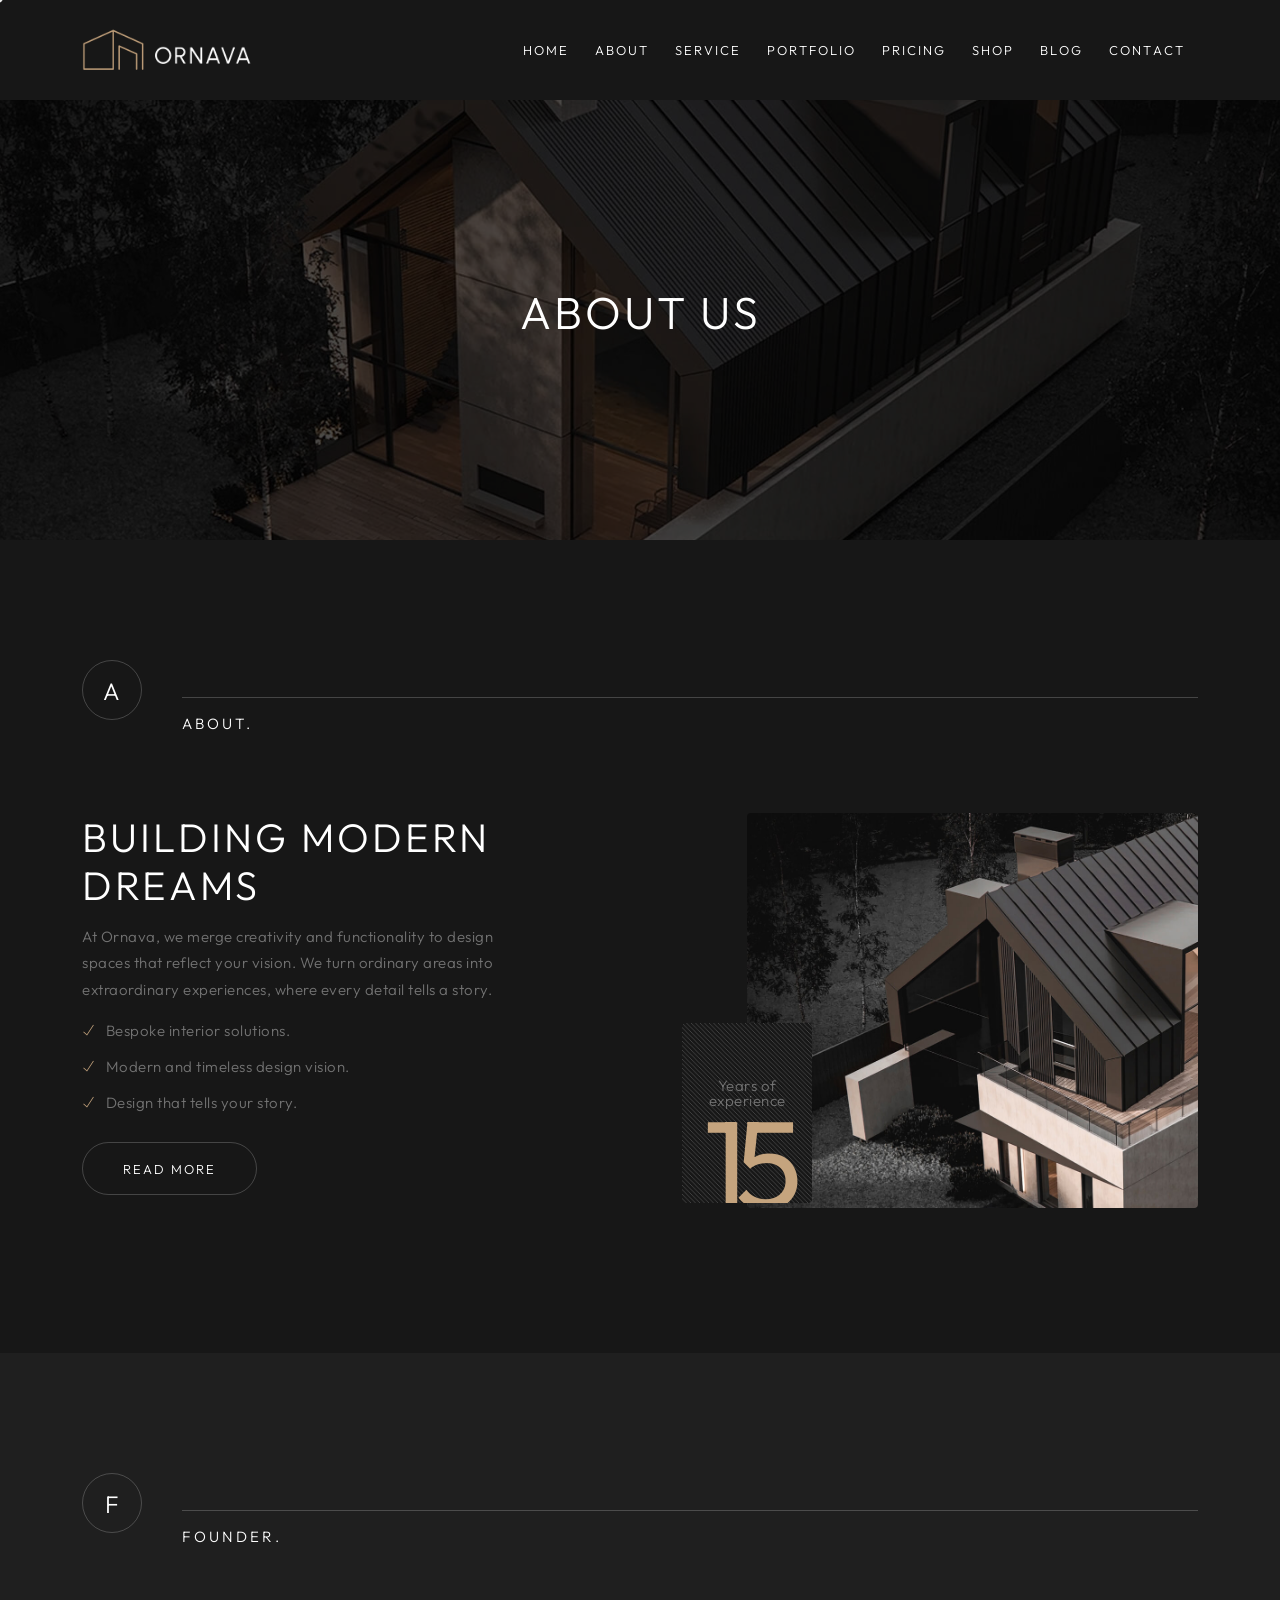
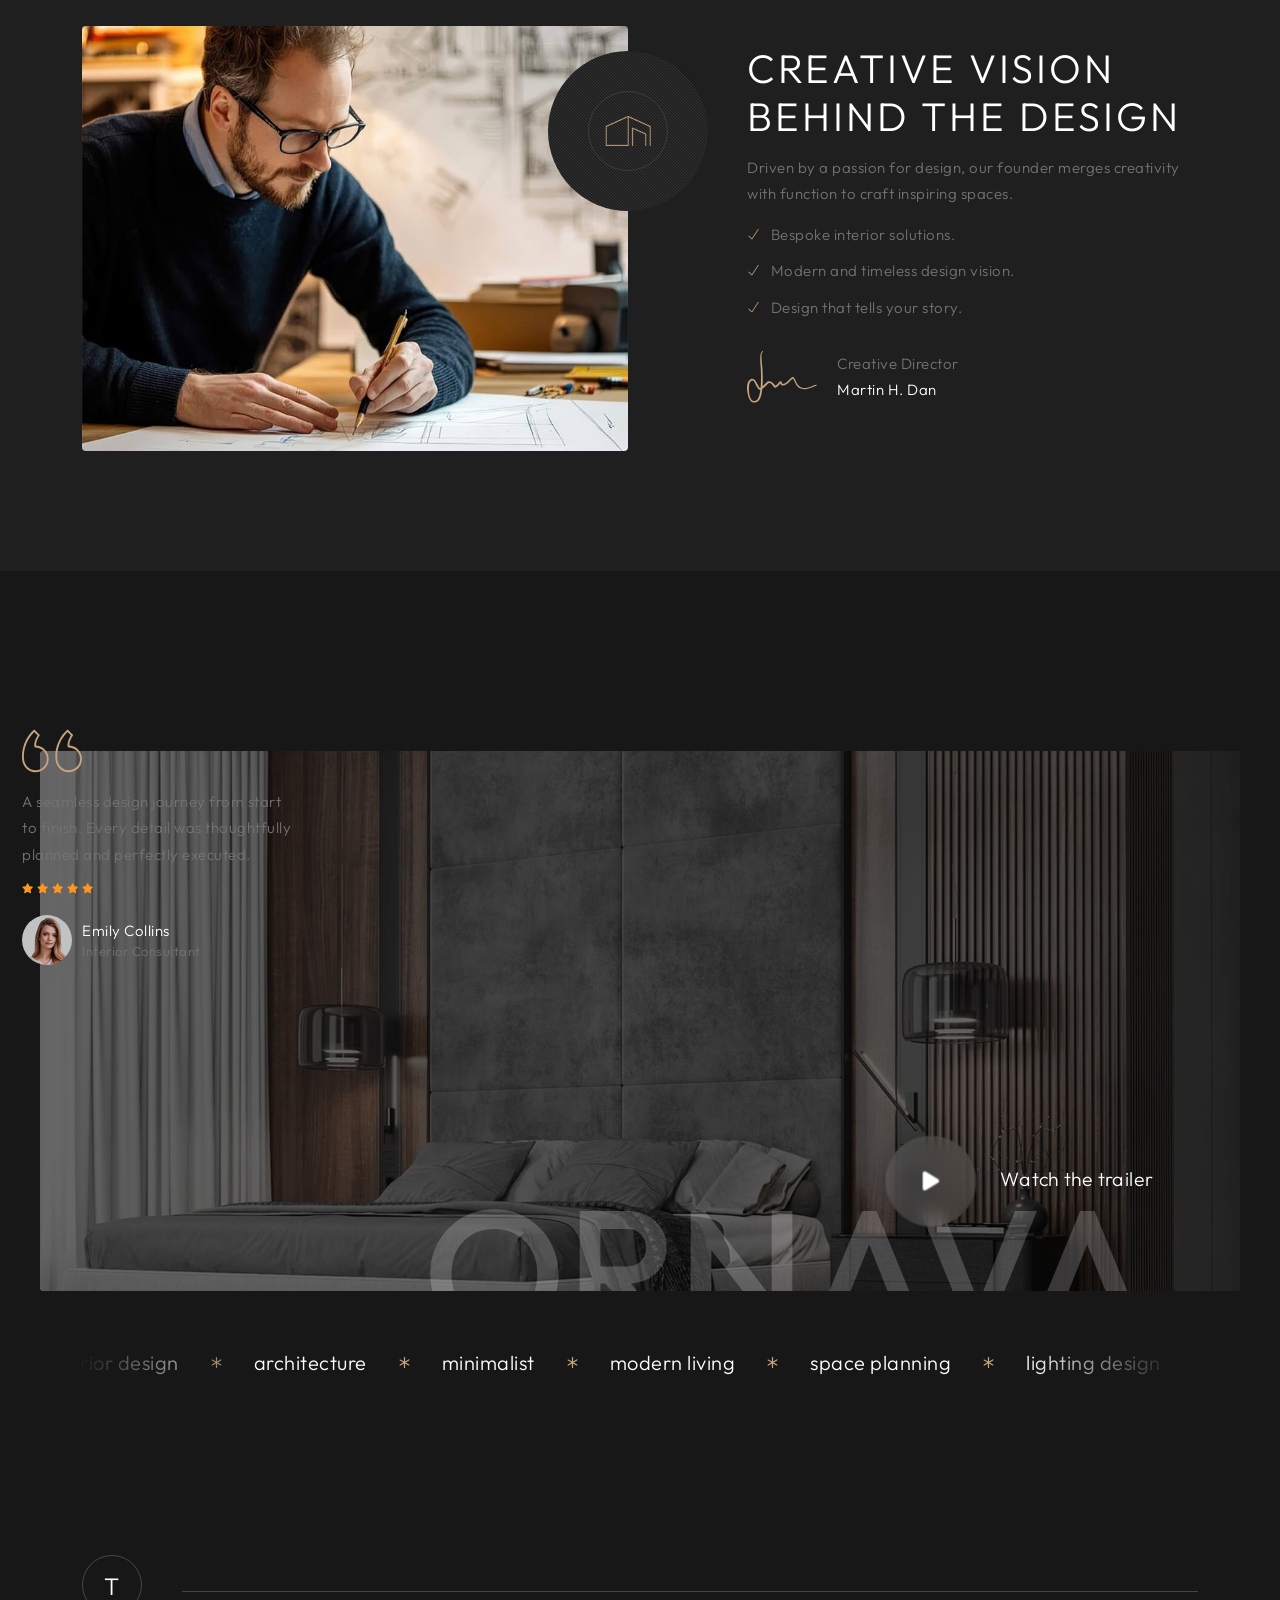
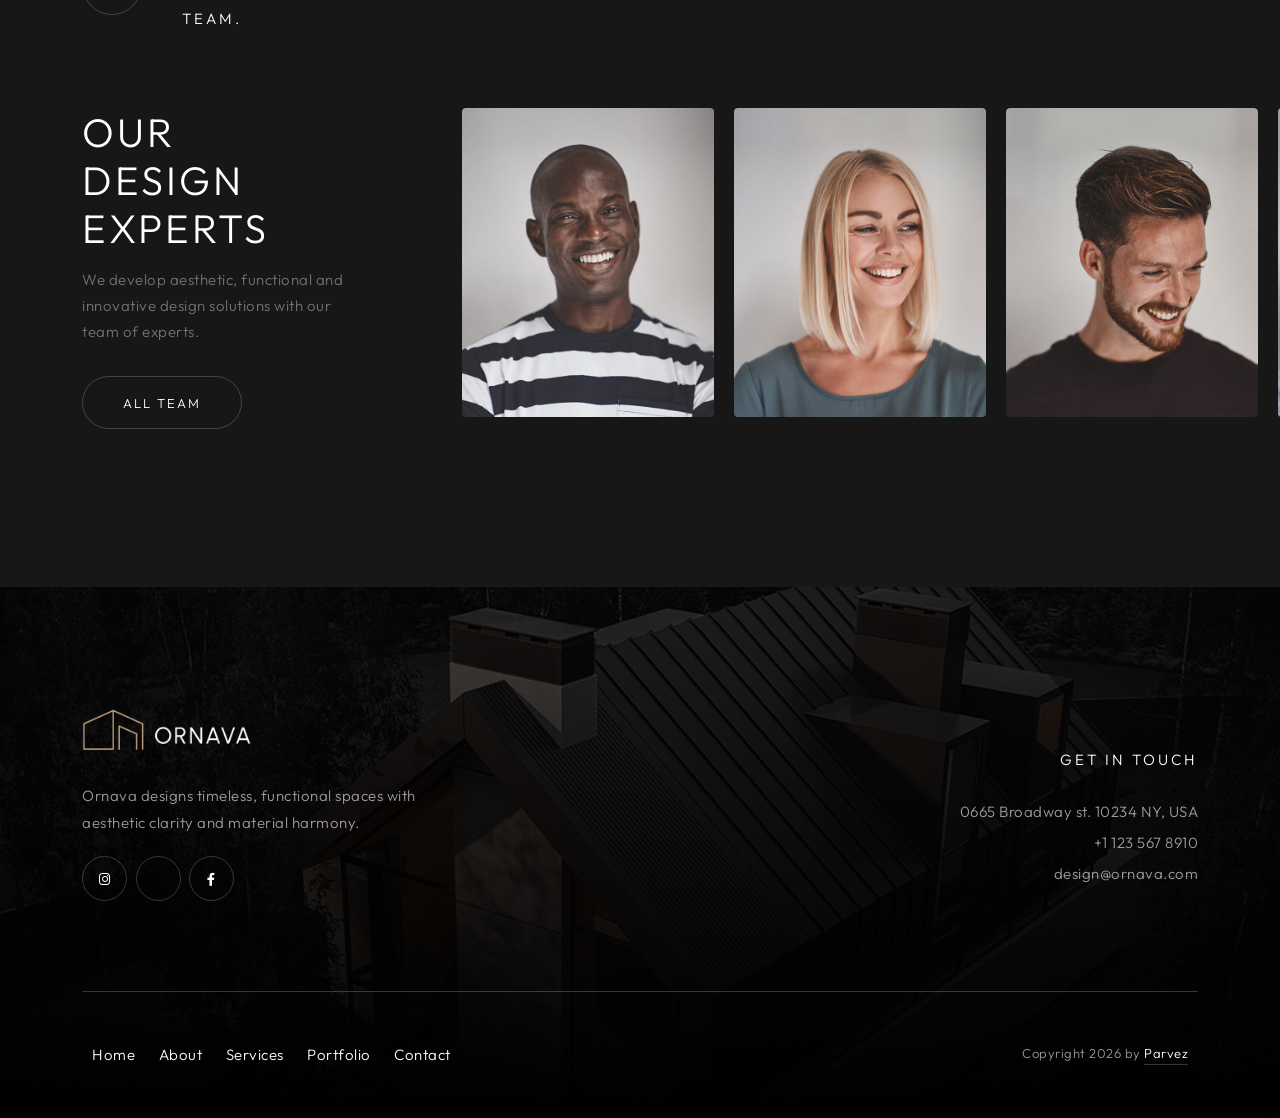
<file: about.html>
<!DOCTYPE html>
<html lang="en">

<head>
    <meta charset="utf-8">
    <meta http-equiv="X-UA-Compatible" content="IE=edge">
    <meta name="viewport" content="width=device-width, initial-scale=1">
    <title>Ornava - Architecture & Interior HTML Template</title>
    <link rel="icon" type="image/x-icon" href="img/favicon.ico">
    <link rel="preconnect" href="https://fonts.googleapis.com/">
    <link rel="preconnect" href="https://fonts.gstatic.com/" crossorigin>
    <link rel="stylesheet" href="https://fonts.googleapis.com/css2?family=Outfit:ital,wght@0,100..900;1,100..900&amp;display=swap">
    <link rel="stylesheet" href="css/plugins.css">
    <link rel="stylesheet" href="css/style.css">
</head>
<body>
    <!-- Preloader -->
    <div class="preloader-bg"></div>
    <div id="preloader">
        <div id="preloader-status">
            <div class="preloader-position loader"> <span></span> </div>
        </div>
    </div>

    <!-- Cursor -->
    <div class="cursor js-cursor"></div>
    <!-- Progress scroll totop -->
    <div class="progress-wrap cursor-pointer">
        <svg class="progress-circle svg-content" width="100%" height="100%" viewBox="-1 -1 102 102">
            <path d="M50,1 a49,49 0 0,1 0,98 a49,49 0 0,1 0,-98" />
        </svg>
    </div>

    <!-- Navbar -->
    <nav class="navbar navbar-expand-lg">
        <div class="container">
            <!-- Logo -->
            <div class="logo-wrapper">
                <a class="logo" href="index.html"><img src="img/logo.png" class="logo-img" alt=""></a>
            </div>
            <!-- Button -->
            <button class="navbar-toggler" type="button" data-bs-toggle="collapse" data-bs-target="#navbar" aria-controls="navbar" aria-expanded="false" aria-label="Toggle navigation"> <span class="navbar-toggler-icon"><i class="ti-menu"></i></span> </button>
            <!-- Menu -->
            <div class="collapse navbar-collapse" id="navbar">
                <ul class="navbar-nav ms-auto">

                    <li class="nav-item"><a class="nav-link" href="index.html"><span class="rolling-text">Home</span></a></li>  

                    <li class="nav-item"><a class="nav-link" href="about.html"><span class="rolling-text">About</span></a></li>

                    <li class="nav-item"><a class="nav-link" href="services.html"><span class="rolling-text">Service</span></a></li>

                    <li class="nav-item"><a class="nav-link" href="portfolio2.html"><span class="rolling-text">portfolio</span></a></li>

                    <li class="nav-item"><a class="nav-link" href="pricing.html"><span class="rolling-text">Pricing</span></a></li>

                    <li class="nav-item"><a class="nav-link" href="shop.html"><span class="rolling-text">Shop</span></a></li>

                    <li class="nav-item"><a class="nav-link" href="blog.html"><span class="rolling-text">blog</span></a></li>

                    
                    <li class="nav-item"><a class="nav-link" href="contact.html"><span class="rolling-text">Contact</span></a></li>
                </ul>
            </div>
        </div>
    </nav>

    <!-- Header Banner -->
    <div class="banner-header section-padding valign bg-img bg-imgfixed" data-overlay-dark="7" data-background="img/banner.jpg">
        <div class="container">
            <div class="row">
                <div class="col-md-12 text-center">
                    <h3>About us</h3>
                </div>
            </div>
        </div>
    </div>
    <!-- About -->
    <section class="about section-padding" data-scroll-index="1">
        <div class="container">
            <div class="section-linetitle">
                <div class="d-flex align-items-center">
                    <div class="leter">
                        <h4>A</h4>
                    </div>
                    <div class="line"></div>
                </div>
                <div class="title">
                    <h6 class="sub-title">About.</h6>
                </div>
            </div>
            <div class="row">
                <div class="col-lg-5 col-md-12 mb-30">
                    <div class="section-title">Building Modern Dreams</div>
                    <p>At Ornava, we merge creativity and functionality to design spaces that reflect your vision. We turn ordinary areas into extraordinary experiences, where every detail tells a story.</p>
                    <ul class="page-list list-unstyled mb-25">
                        <li>
                            <div class="page-list-icon"> <span class="ti-check"></span> </div>
                            <div class="page-list-text">
                                <p>Bespoke interior solutions.</p>
                            </div>
                        </li>
                        <li>
                            <div class="page-list-icon"> <span class="ti-check"></span> </div>
                            <div class="page-list-text">
                                <p>Modern and timeless design vision.</p>
                            </div>
                        </li>
                        <li>
                            <div class="page-list-icon"> <span class="ti-check"></span> </div>
                            <div class="page-list-text">
                                <p>Design that tells your story.</p>
                            </div>
                        </li>
                    </ul>
                    <a href="#" class="durubtn"> <span class="text-wrapper"><span class="text slide-up">Read more</span><span class="text slide-down">Read more</span></span></a>
                </div>
                <div class="col-lg-5 offset-lg-2 col-md-12">
                    <div class="year15 line vert-move"><div class="txt">Years of experience</div><span>15</span></div>
                    <img src="img/about.jpg" class="img-fluid" alt=""> 
                </div>
            </div>
        </div>
    </section>

    <!-- About 2 -->

    <section class="about section-padding bg-darkbrown">
        <div class="container">
            <div class="section-linetitle">
                <div class="d-flex align-items-center">
                    <div class="leter">
                        <h4>F</h4>
                    </div>
                    <div class="line"></div>
                </div>
                <div class="title">
                    <h6 class="sub-title">Founder.</h6>
                </div>
            </div>
            <div class="row justify-content-center align-items-center">
                <div class="col-lg-6 col-md-12 animate-box" data-animate-effect="fadeInLeft">
                    <div class="image-wrapper" style="position: relative;"> <img class="img" src="img/about2.jpg" alt="">
                        <a href="about.html" class="hover-this wow zoomIn circle-button-overlay" data-wow-delay=".7s">
                            <div class="circle-button in-bord hover-anim">
                                <div class="rotate-circle">
                                    <svg class="textcircle" viewBox="0 0 500 500">
                                        <defs>
                                            <path id="textcircle" d="M250,400 a150,150 0 0,1 0,-300a150,150 0 0,1 0,300Z"></path>
                                        </defs>
                                        <text><textPath xlink:href="#textcircle" startOffset="0"> Ornava Interior Design </textPath></text>
                                    </svg>
                                </div>
                                <div class="in-circle text-center"> <img src="img/icon.png" alt=""> </div>
                            </div>
                        </a>
                    </div>
                </div>
                <div class="col-lg-5 offset-lg-1 col-md-12 animate-box" data-animate-effect="fadeInRight">
                    <div class="section-title">Creative vision behind the design</div>
                    <p>Driven by a passion for design, our founder merges creativity with function to craft inspiring spaces.</p>
                    <ul class="page-list list-unstyled mb-25">
                        <li>
                            <div class="page-list-icon"> <span class="ti-check"></span> </div>
                            <div class="page-list-text">
                                <p>Bespoke interior solutions.</p>
                            </div>
                        </li>
                        <li>
                            <div class="page-list-icon"> <span class="ti-check"></span> </div>
                            <div class="page-list-text">
                                <p>Modern and timeless design vision.</p>
                            </div>
                        </li>
                        <li>
                            <div class="page-list-icon"> <span class="ti-check"></span> </div>
                            <div class="page-list-text">
                                <p>Design that tells your story.</p>
                            </div>
                        </li>
                    </ul>
                    <div class="about-bottom mt-30"> <img src="img/signature.svg" alt="" class="image about-signature">
                        <div class="about-name-wrapper">
                            <div class="about-rol">Creative Director</div>
                            <div class="about-name">Martin H. Dan</div>
                        </div>
                    </div>
                </div>
            </div>
        </div>
    </section>

    <!-- Testimonials 2 -->

    <section class="testimonials2 pt-80 mt-100 mb-0">
        <div class="container">
            <div class="bg-img bg-imgfixed" data-background="img/banner3.jpg" data-overlay-dark="6">
                <div class="play-button">
                    <a href="https://youtu.be/XVM-4riPX4k" class="btn vid">
                        <svg width="100px" height="100px" viewBox="0 0 100 100" preserveAspectRatio="none">
                            <circle class="circle" cx="50" cy="50" r="48" stroke="white" stroke-width="2" fill="none" />
                        </svg> <i class="fa-solid fa-play"></i> </a>
                    <div class="text"><span>Watch the trailer</span></div>
                </div>
            </div>
            <div class="row">
                <div class="col-lg-4 col-md-12 mb-60">
                    <div class="item-cover animate-box" data-animate-effect="fadeInLeft">
                        <div class="owl-carousel owl-theme">
                            <div class="item">
                                <div class="cont"> <span class="quote-icon"><img src="img/quote.svg" alt=""></span>
                                    <p>A seamless design journey from start to finish. Every detail was thoughtfully planned and perfectly executed.</p>
                                    <div class="icons"> <i class="fa-solid fa-star"></i> <i class="fa-solid fa-star"></i> <i class="fa-solid fa-star"></i> <i class="fa-solid fa-star"></i> <i class="fa-solid fa-star"></i> </div>
                                    <div class="info">
                                        <div class="author-img valign">
                                            <div class="circle"> <img src="img/team/4.jpg" alt=""> </div>
                                        </div>
                                        <div class="author-info valign">
                                            <div class="full-width">
                                                <h6>Emily Collins</h6>
                                                <p>Interior Consultant</p>
                                            </div>
                                        </div>
                                    </div>
                                </div>
                            </div>
                            <div class="item">
                                <div class="cont"> <span class="quote-icon"><img src="img/quote.svg" alt=""></span>
                                    <p>They transformed our space beyond expectations. Elegant and truly timeless design work throughout.</p>
                                    <div class="icons"> <i class="fa-solid fa-star"></i> <i class="fa-solid fa-star"></i> <i class="fa-solid fa-star"></i> <i class="fa-solid fa-star"></i> <i class="fa-solid fa-star"></i> </div>
                                    <div class="info">
                                        <div class="author-img valign">
                                            <div class="circle"> <img src="img/team/1.jpg" alt=""> </div>
                                        </div>
                                        <div class="author-info valign">
                                            <div class="full-width">
                                                <h6>Martin Dan</h6>
                                                <p>Real Estate Developer</p>
                                            </div>
                                        </div>
                                    </div>
                                </div>
                            </div>
                            <div class="item">
                                <div class="cont"> <span class="quote-icon"><img src="img/quote.svg" alt=""></span>
                                    <p>Their vision and professionalism made the entire project effortless. We love every inch of our new space.</p>
                                    <div class="icons"> <i class="fa-solid fa-star"></i> <i class="fa-solid fa-star"></i> <i class="fa-solid fa-star"></i> <i class="fa-solid fa-star"></i> <i class="fa-solid fa-star"></i> </div>
                                    <div class="info">
                                        <div class="author-img valign">
                                            <div class="circle"> <img src="img/team/5.jpg" alt=""> </div>
                                        </div>
                                        <div class="author-info valign">
                                            <div class="full-width">
                                                <h6>Lina Moretti</h6>
                                                <p>Creative Director</p>
                                            </div>
                                        </div>
                                    </div>
                                </div>
                            </div>
                        </div>
                    </div>
                </div>
            </div>
        </div>

        <!-- Ornava text -->

        <div class="ornava-text">Ornava</div>
    </section>
    <!-- Scrolling -->
    <div class="scrolling scrolling-ticker">
        <div class="wrapper feather-shadow2">
            <div class="content"> <span><img src="img/asterisk-icon.svg" alt="" loading="lazy">Interior Design</span> <span><img src="img/asterisk-icon.svg" alt="" loading="lazy">Architecture</span> <span><img src="img/asterisk-icon.svg" alt="" loading="lazy">Minimalist</span> <span><img src="img/asterisk-icon.svg" alt="" loading="lazy">Modern Living</span> <span><img src="img/asterisk-icon.svg" alt="" loading="lazy">Space Planning</span> <span><img src="img/asterisk-icon.svg" alt="" loading="lazy">Lighting Design</span> <span><img src="img/asterisk-icon.svg" alt="" loading="lazy">3D Visualization</span> <span><img src="img/asterisk-icon.svg" alt="" loading="lazy">Sustainable Design</span> <span><img src="img/asterisk-icon.svg" alt="" loading="lazy">Color Theory</span> <span><img src="img/asterisk-icon.svg" alt="" loading="lazy">Furniture Layout</span> <span><img src="img/asterisk-icon.svg" alt="" loading="lazy">CAD Drafting</span> <span><img src="img/asterisk-icon.svg" alt="" loading="lazy">Scandinavian Style</span> <span><img src="img/asterisk-icon.svg" alt="" loading="lazy">Open Concept</span> <span><img src="img/asterisk-icon.svg" alt="" loading="lazy">Material Selection</span> </div>
            <div class="content"> <span><img src="img/asterisk-icon.svg" alt="" loading="lazy">Interior Design</span> <span><img src="img/asterisk-icon.svg" alt="" loading="lazy">Architecture</span> <span><img src="img/asterisk-icon.svg" alt="" loading="lazy">Minimalist</span> <span><img src="img/asterisk-icon.svg" alt="" loading="lazy">Modern Living</span> <span><img src="img/asterisk-icon.svg" alt="" loading="lazy">Space Planning</span> <span><img src="img/asterisk-icon.svg" alt="" loading="lazy">Lighting Design</span> <span><img src="img/asterisk-icon.svg" alt="" loading="lazy">3D Visualization</span> <span><img src="img/asterisk-icon.svg" alt="" loading="lazy">Sustainable Design</span> <span><img src="img/asterisk-icon.svg" alt="" loading="lazy">Color Theory</span> <span><img src="img/asterisk-icon.svg" alt="" loading="lazy">Furniture Layout</span> <span><img src="img/asterisk-icon.svg" alt="" loading="lazy">CAD Drafting</span> <span><img src="img/asterisk-icon.svg" alt="" loading="lazy">Scandinavian Style</span> <span><img src="img/asterisk-icon.svg" alt="" loading="lazy">Open Concept</span> <span><img src="img/asterisk-icon.svg" alt="" loading="lazy">Material Selection</span> </div>
        </div>
    </div>
    <!-- Team -->
    <section class="team section-padding">
        <div class="container">
            <div class="section-linetitle">
                <div class="d-flex align-items-center">
                    <div class="leter">
                        <h4>T</h4>
                    </div>
                    <div class="line"></div>
                </div>
                <div class="title">
                    <h6 class="sub-title">Team.</h6>
                </div>
            </div>
            <div class="row">
                <div class="col-lg-3 col-md-12 mb-30">
                    <div class="section-title">Our Design Experts</div>
                    <p class="mb-30">We develop aesthetic, functional and innovative design solutions with our team of experts.</p>
                    <a href="team.html" class="durubtn"> <span class="text-wrapper"><span class="text slide-up">All team</span><span class="text slide-down">All team</span></span></a>
                </div>
                <div class="col-lg-8 offset-lg-1 col-md-12">
                    <div class="team-container">
                        <div class="owl-carousel owl-theme">
                            <div class="item">
                                <div class="img"> <img src="img/team/team-01.jpg" class="fluid" alt="" loading="lazy"> </div>
                                <div class="bg"></div>
                                <div class="con">
                                    <a href="team-details.html">
                                        <div class="title"><span>Sophie Brown</span></div>
                                        <div class="subtitle"><span>Lead Architect</span></div>
                                    </a>
                                </div>
                            </div>
                            <div class="item">
                                <div class="img"><img src="img/team/team-02.jpg" alt="" loading="lazy"></div>
                                <div class="bg"></div>
                                <div class="con">
                                    <a href="team-details.html">
                                        <div class="title"><span>James Dan</span></div>
                                        <div class="subtitle"><span>Project Manager</span></div>
                                    </a>
                                </div>
                            </div>
                            <div class="item">
                                <div class="img">
                                    <div class="img"><img src="img/team/team-03.jpg" alt="" loading="lazy"></div>
                                </div>
                                <div class="bg"></div>
                                <div class="con">
                                    <a href="team-details.html">
                                        <div class="title"><span>Daniel Rivera</span></div>
                                        <div class="subtitle"><span>Creative Director</span></div>
                                    </a>
                                </div>
                            </div>
                            <div class="item">
                                <div class="img"> <img src="img/team/team-04.jpg" class="fluid" alt="" loading="lazy"> </div>
                                <div class="bg"></div>
                                <div class="con">
                                    <a href="team-details.html">
                                        <div class="title"><span>Amelia Park</span></div>
                                        <div class="subtitle"><span>Lighting & Materials Expert</span></div>
                                    </a>
                                </div>
                            </div>
                            <div class="item">
                                <div class="img"><img src="img/team/team-05.jpg" alt="" loading="lazy"></div>
                                <div class="bg"></div>
                                <div class="con">
                                    <a href="team-details.html">
                                        <div class="title"><span>Nora Stein</span></div>
                                        <div class="subtitle"><span>Interior Design Consultant</span></div>
                                    </a>
                                </div>
                            </div>
                            <div class="item">
                                <div class="img">
                                    <div class="img"><img src="img/team/team-06.jpg" alt="" loading="lazy"></div>
                                </div>
                                <div class="bg"></div>
                                <div class="con">
                                    <a href="team-details.html">
                                        <div class="title"><span>Liam Carter</span></div>
                                        <div class="subtitle"><span>3D Visualization Specialist</span></div>
                                    </a>
                                </div>
                            </div>
                        </div>
                    </div>
                </div>
            </div>
        </div>
    </section>
    <!-- Footer -->
    <footer class="footer">
        <div class="background banner-img bg-img bg-imgfixed bg-position-top" data-background="img/banner.jpg" data-overlay-dark="7">
            <div class="container">
                <!-- top -->
                <div class="top">
                    <div class="row align-items-center">
                        <div class="col-md-4">
                            <div class="item">
                                <div class="logo mb-30"><img src="img/logo.png" alt=""></div>
                                <p class="mb-15">Ornava designs timeless, functional spaces with aesthetic clarity and material harmony.</p>
                                <div class="social-icons mb-30">
                                    <ul class="list-inline">
                                        <li><a href="#"><i class="fa-brands fa-instagram"></i></a></li>
                                        <li><a href="#"><i class="fab fa-x-twitter"></i></a></li>
                                        <li><a href="#"><i class="fa-brands fa-facebook-f"></i></a></li>
                                    </ul>
                                </div>
                            </div>
                        </div>
                        <div class="col-md-8">
                            <div class="item text-end-left">
                                <h3 class="mb-30">Get in touch</h3>
                                <p class="mb-5">0665 Broadway st. 10234 NY, USA</p>
                                <div class="phone mb-5"><a href="tel:+11235678910">+1 123 567 8910</a></div>
                                <div class="mail"><a href="mailto:design@ornava.com">design@ornava.com</a></div>
                            </div>
                        </div>
                    </div>
                </div>
                <!-- bottom -->
                <div class="bottom">
                    <div class="row">
                        <div class="col-lg-8 col-md-12">
                            <div class="links">
                                <ul>
                                    <li><a href="index.html">Home</a></li>
                                    <li><a href="about.html">About</a></li>
                                    <li><a href="services.html">Services</a></li>
                                    <li><a href="portfolio.html">Portfolio</a></li>
                                    <li><a href="contact.html">Contact</a></li>
                                </ul>
                            </div>
                        </div>
                        <div class="col-lg-4 col-md-12 text-end">
                            <p>Copyright 2026 by <a href="#">Parvez</a></p>
                        </div>
                    </div>
                </div>
            </div>
        </div>
    </footer>
    <!-- jQuery -->
    <script src="js/jquery-3.7.1.min.js"></script>
    <script src="js/jquery-migrate-3.5.0.min.js"></script>
    <script src="js/modernizr-2.6.2.min.js"></script>
    <script src="js/imagesloaded.pkgd.min.js"></script>
    <script src="js/jquery.isotope.v3.0.2.js"></script>
    <script src="js/popper.min.js"></script>
    <script src="js/bootstrap.min.js"></script>
    <script src="js/scrollIt.min.js"></script>
    <script src="js/jquery.waypoints.min.js"></script>
    <script src="js/owl.carousel.min.js"></script>
    <script src="js/jquery.stellar.min.js"></script>
    <script src="js/jquery.magnific-popup.js"></script>
    <script src="js/YouTubePopUp.js"></script>
    
    <script src="js/custom.js"></script>
</body>

</html>
</file>
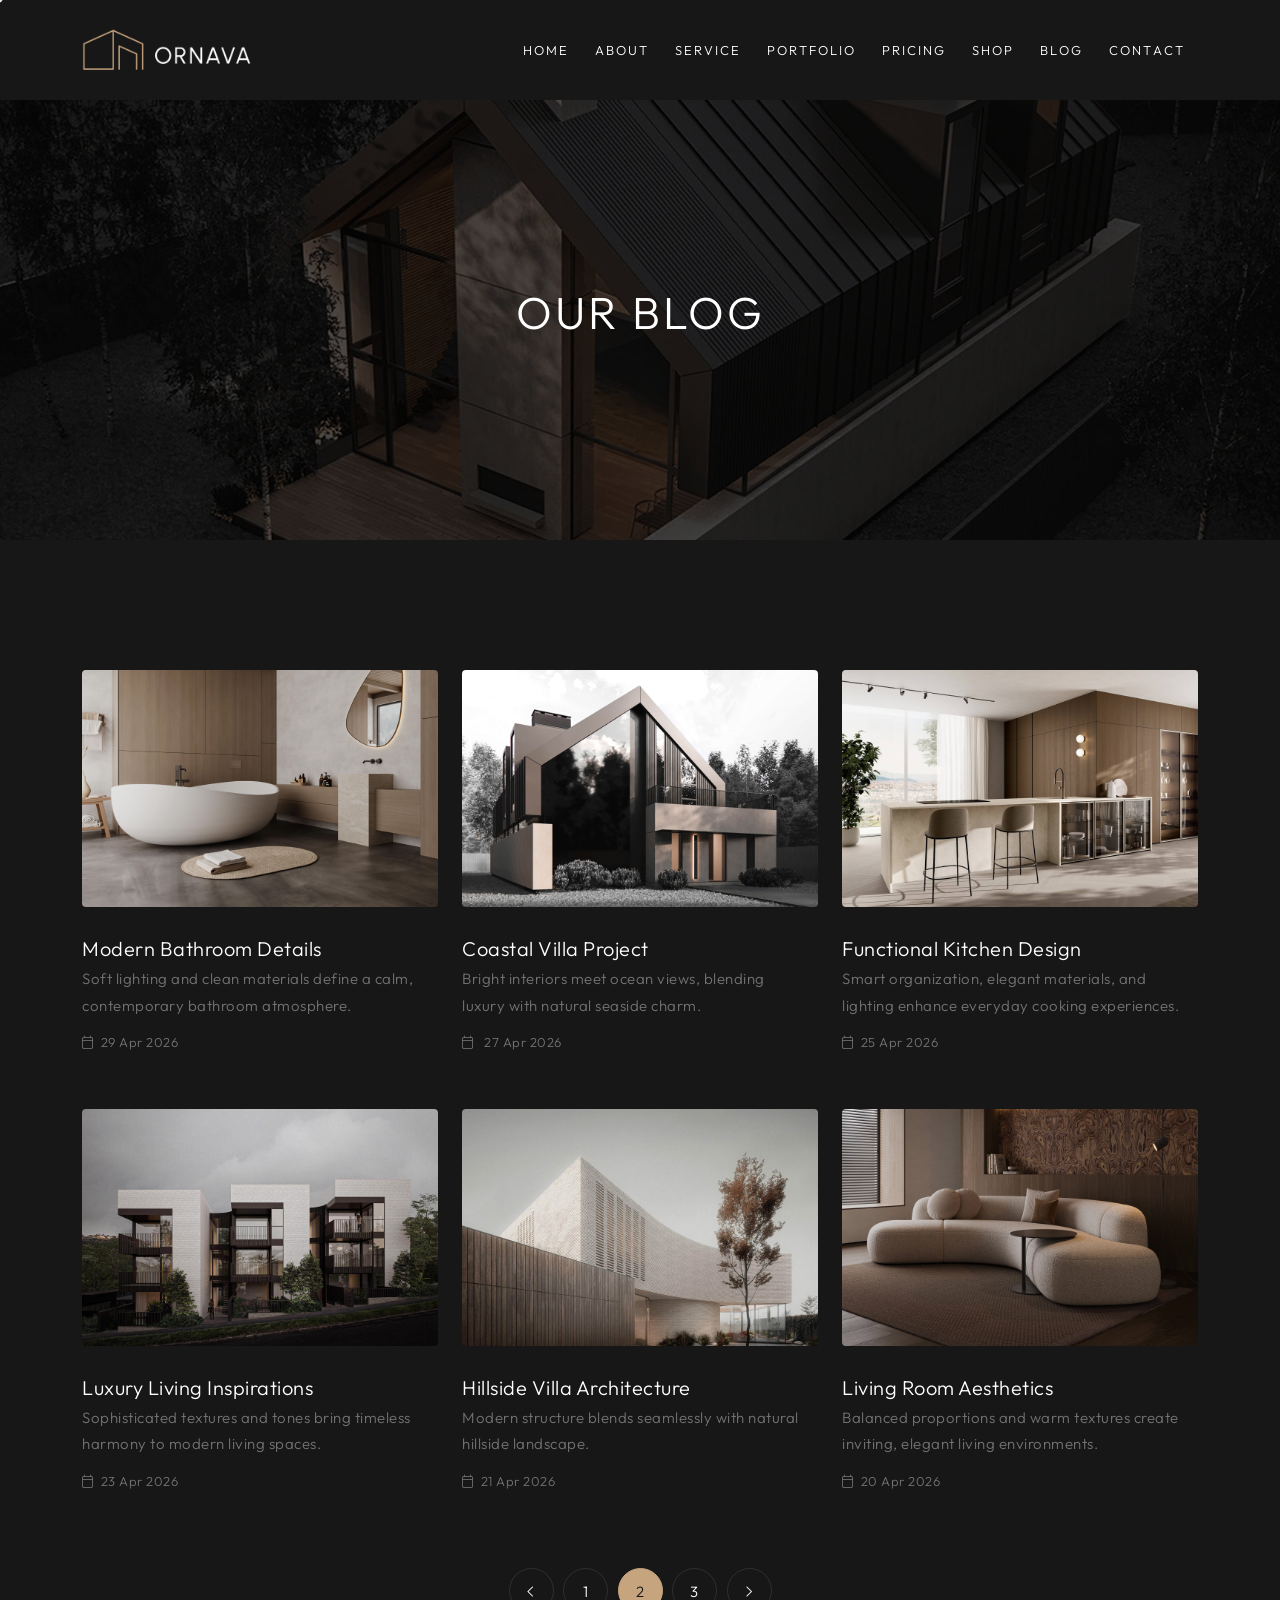
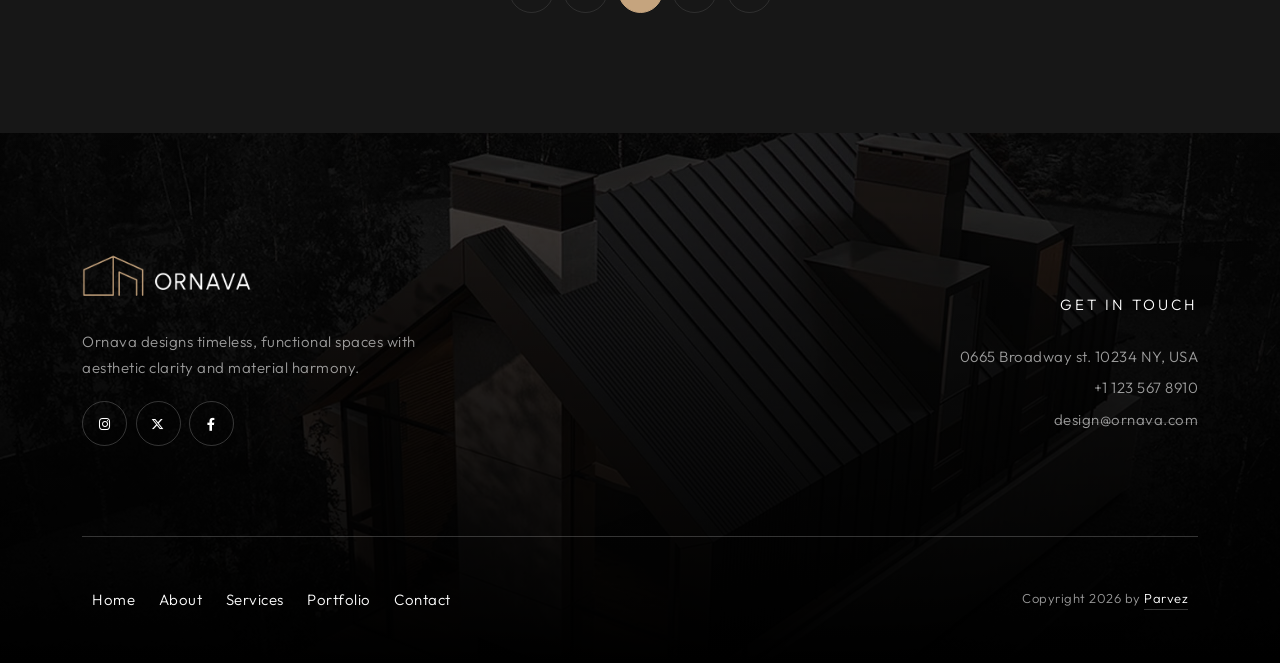
<file: blog.html>
<!DOCTYPE html>
<html lang="en">

<head>
    <meta charset="utf-8">
    <meta http-equiv="X-UA-Compatible" content="IE=edge">
    <meta name="viewport" content="width=device-width, initial-scale=1">
    <title>Ornava - Architecture & Interior HTML Template</title>
    <link rel="icon" type="image/x-icon" href="img/favicon.ico">
    <link rel="preconnect" href="https://fonts.googleapis.com/">
    <link rel="preconnect" href="https://fonts.gstatic.com/" crossorigin>
    <link rel="stylesheet" href="https://fonts.googleapis.com/css2?family=Outfit:ital,wght@0,100..900;1,100..900&amp;display=swap">
    <link rel="stylesheet" href="css/plugins.css">
    <link rel="stylesheet" href="css/style.css">
</head>
<body>
    <!-- Preloader -->
    <div class="preloader-bg"></div>
    <div id="preloader">
        <div id="preloader-status">
            <div class="preloader-position loader"> <span></span> </div>
        </div>
    </div>
    <!-- Cursor -->
    <div class="cursor js-cursor"></div>
    <!-- Progress scroll totop -->
    <div class="progress-wrap cursor-pointer">
        <svg class="progress-circle svg-content" width="100%" height="100%" viewBox="-1 -1 102 102">
            <path d="M50,1 a49,49 0 0,1 0,98 a49,49 0 0,1 0,-98" />
        </svg>
    </div>
    <!-- Navbar -->
    <nav class="navbar navbar-expand-lg">
        <div class="container">
            <!-- Logo -->
            <div class="logo-wrapper">
                <a class="logo" href="index.html"><img src="img/logo.png" class="logo-img" alt=""></a>
            </div>
            <!-- Button -->
            <button class="navbar-toggler" type="button" data-bs-toggle="collapse" data-bs-target="#navbar" aria-controls="navbar" aria-expanded="false" aria-label="Toggle navigation"> <span class="navbar-toggler-icon"><i class="ti-menu"></i></span> </button>
            <!-- Menu -->
            <div class="collapse navbar-collapse" id="navbar">
                <ul class="navbar-nav ms-auto">

                    <li class="nav-item"><a class="nav-link" href="index.html"><span class="rolling-text">Home</span></a></li>  

                    <li class="nav-item"><a class="nav-link" href="about.html"><span class="rolling-text">About</span></a></li>

                    <li class="nav-item"><a class="nav-link" href="services.html"><span class="rolling-text">Service</span></a></li>

                    <li class="nav-item"><a class="nav-link" href="portfolio2.html"><span class="rolling-text">portfolio</span></a></li>

                    <li class="nav-item"><a class="nav-link" href="pricing.html"><span class="rolling-text">Pricing</span></a></li>

                    <li class="nav-item"><a class="nav-link" href="shop.html"><span class="rolling-text">Shop</span></a></li>

                    <li class="nav-item"><a class="nav-link" href="blog.html"><span class="rolling-text">blog</span></a></li>

                    
                    <li class="nav-item"><a class="nav-link" href="contact.html"><span class="rolling-text">Contact</span></a></li>
                </ul>
            </div>
        </div>
    </nav>
    <!-- Header Banner -->
    <div class="banner-header section-padding valign bg-img bg-imgfixed" data-overlay-dark="7" data-background="img/banner.jpg">
        <div class="container">
            <div class="row">
                <div class="col-md-12 text-center">
                    <h3>Our Blog</h3>
                </div>
            </div>
        </div>
    </div>
    <!-- Blog -->
    <section class="blog section-padding">
        <div class="container">
            <div class="row">
                <div class="col-md-4">
                        <div class="item mt-10 mb-30">
                            <div class="img"> <img src="img/07.jpg" class="img-fluid" alt=""></div>
                            <div class="cont">
                                <h4><a href="post.html">Modern Bathroom Details</a></h4>
                                <p>Soft lighting and clean materials define a calm, contemporary bathroom atmosphere.</p>
                                <div class="author">
                                    <div>
                                        <h5><i class="fa-light fa-calendar"></i>29 Apr 2026</h5>
                                        <h5><i class="fa-light fa-user"></i>by <a href="#" class="text-decoration-line-bottom">Martin Dan</a></h5>
                                    </div>
                                </div>
                            </div>
                            <div class="more">
                                <a href="post.html"> <span class="icon-wrap"><span class="icon"><i class="ti-arrow-top-right"></i></span> </span></a>
                            </div>
                        </div>
                </div>
                <div class="col-md-4">
                        <div class="item mt-10 mb-30">
                            <div class="img"> <img src="img/02.jpg" class="img-fluid" alt=""></div>
                            <div class="cont">
                                <h4><a href="post.html">Coastal Villa Project</a></h4>
                                <p>Bright interiors meet ocean views, blending luxury with natural seaside charm.</p>
                                <div class="author">
                                    <div>
                                        <h5><i class="fa-light fa-calendar"></i> 27 Apr 2026</h5>
                                        <h5><i class="fa-light fa-user"></i> by <a href="#" class="text-decoration-line-bottom">Micheal White</a></h5>
                                    </div>
                                </div>
                            </div>
                            <div class="more">
                                <a href="post.html"> <span class="icon-wrap"><span class="icon"><i class="ti-arrow-top-right"></i></span> </span></a>
                            </div>
                        </div>
                </div>
               <div class="col-md-4">
                        <div class="item mt-10 mb-30">
                            <div class="img"> <img src="img/08.jpg" class="img-fluid" alt=""></div>
                            <div class="cont">
                                <h4><a href="post.html">Functional Kitchen Design</a></h4>
                                <p>Smart organization, elegant materials, and lighting enhance everyday cooking experiences.</p>
                                <div class="author">
                                    <div>
                                        <h5><i class="fa-light fa-calendar"></i>25 Apr 2026</h5>
                                        <h5><i class="fa-light fa-user"></i>by <a href="#" class="text-decoration-line-bottom">Emily Brown</a></h5>
                                    </div>
                                </div>
                            </div>
                            <div class="more">
                                <a href="post.html"> <span class="icon-wrap"><span class="icon"><i class="ti-arrow-top-right"></i></span> </span></a>
                            </div>
                        </div>
                </div>
                <div class="col-md-4">
                        <div class="item mt-10 mb-30">
                            <div class="img"> <img src="img/04.jpg" class="img-fluid" alt=""></div>
                            <div class="cont">
                                <h4><a href="post.html">Luxury Living Inspirations</a></h4>
                                <p>Sophisticated textures and tones bring timeless harmony to modern living spaces.</p>
                                <div class="author">
                                    <div>
                                        <h5><i class="fa-light fa-calendar"></i>23 Apr 2026</h5>
                                        <h5><i class="fa-light fa-user"></i>by <a href="#" class="text-decoration-line-bottom">Frank White</a></h5>
                                    </div>
                                </div>
                            </div>
                            <div class="more">
                                <a href="post.html"> <span class="icon-wrap"><span class="icon"><i class="ti-arrow-top-right"></i></span> </span></a>
                            </div>
                        </div>
                </div>
                <div class="col-md-4">
                        <div class="item mt-10 mb-30">
                            <div class="img"> <img src="img/03.jpg" class="img-fluid" alt=""></div>
                            <div class="cont">
                                <h4><a href="post.html">Hillside Villa Architecture</a></h4>
                                <p>Modern structure blends seamlessly with natural hillside landscape.</p>
                                <div class="author">
                                    <div>
                                        <h5><i class="fa-light fa-calendar"></i>21 Apr 2026</h5>
                                        <h5><i class="fa-light fa-user"></i>by <a href="#" class="text-decoration-line-bottom">Olivia Dan</a></h5>
                                    </div>
                                </div>
                            </div>
                            <div class="more">
                                <a href="post.html"> <span class="icon-wrap"><span class="icon"><i class="ti-arrow-top-right"></i></span> </span></a>
                            </div>
                        </div>
                </div>
                <div class="col-md-4">
                        <div class="item mt-10 mb-30">
                            <div class="img"> <img src="img/09.jpg" class="img-fluid" alt=""></div>
                            <div class="cont">
                                <h4><a href="post.html">Living Room Aesthetics</a></h4>
                                <p>Balanced proportions and warm textures create inviting, elegant living environments.</p>
                                <div class="author">
                                    <div>
                                        <h5><i class="fa-light fa-calendar"></i>20 Apr 2026</h5>
                                        <h5><i class="fa-light fa-user"></i>by <a href="#" class="text-decoration-line-bottom">Arla Brown</a></h5>
                                    </div>
                                </div>
                            </div>
                            <div class="more">
                                <a href="post.html"> <span class="icon-wrap"><span class="icon"><i class="ti-arrow-top-right"></i></span> </span></a>
                            </div>
                        </div>
                    </div>
            </div>
            <!-- pagination -->
            <div class="row">
                <div class="col-md-12 text-center mt-30">
                    <ul class="pagination-wrap">
                        <li><a href="blog.html"><i class="fa-light fa-angle-left"></i></a></li>
                        <li><a href="blog.html">1</a></li>
                        <li><a href="blog.html" class="active">2</a></li>
                        <li><a href="blog.html">3</a></li>
                        <li><a href="blog.html"><i class="fa-light fa-angle-right"></i></a></li>
                    </ul>
                </div>
            </div>
        </div>
    </section>
    <!-- Footer -->
    <footer class="footer">
        <div class="background banner-img bg-img bg-imgfixed bg-position-top" data-background="img/banner.jpg" data-overlay-dark="7">
            <div class="container">
                <!-- top -->
                <div class="top">
                    <div class="row align-items-center">
                        <div class="col-md-4">
                            <div class="item">
                                <div class="logo mb-30"><img src="img/logo.png" alt=""></div>
                                <p class="mb-15">Ornava designs timeless, functional spaces with aesthetic clarity and material harmony.</p>
                                <div class="social-icons mb-30">
                                    <ul class="list-inline">
                                        <li><a href="#"><i class="fa-brands fa-instagram"></i></a></li>
                                        <li><a href="#"><i class="fab fa-x-twitter"></i></a></li>
                                        <li><a href="#"><i class="fa-brands fa-facebook-f"></i></a></li>
                                    </ul>
                                </div>
                            </div>
                        </div>
                        <div class="col-md-8">
                            <div class="item text-end-left">
                                <h3 class="mb-30">Get in touch</h3>
                                <p class="mb-5">0665 Broadway st. 10234 NY, USA</p>
                                <div class="phone mb-5"><a href="tel:+11235678910">+1 123 567 8910</a></div>
                                <div class="mail"><a href="mailto:design@ornava.com">design@ornava.com</a></div>
                            </div>
                        </div>
                    </div>
                </div>
                <!-- bottom -->
                <div class="bottom">
                    <div class="row">
                        <div class="col-lg-8 col-md-12">
                            <div class="links">
                                <ul>
                                    <li><a href="index.html">Home</a></li>
                                    <li><a href="about.html">About</a></li>
                                    <li><a href="services.html">Services</a></li>
                                    <li><a href="portfolio.html">Portfolio</a></li>
                                    <li><a href="contact.html">Contact</a></li>
                                </ul>
                            </div>
                        </div>
                        <div class="col-lg-4 col-md-12 text-end">
                            <p>Copyright 2026 by <a href="#">Parvez</a></p>
                        </div>
                    </div>
                </div>
            </div>
        </div>
    </footer>
    <!-- jQuery -->
    <script src="js/jquery-3.7.1.min.js"></script>
    <script src="js/jquery-migrate-3.5.0.min.js"></script>
    <script src="js/modernizr-2.6.2.min.js"></script>
    <script src="js/imagesloaded.pkgd.min.js"></script>
    <script src="js/jquery.isotope.v3.0.2.js"></script>
    <script src="js/popper.min.js"></script>
    <script src="js/bootstrap.min.js"></script>
    <script src="js/scrollIt.min.js"></script>
    <script src="js/jquery.waypoints.min.js"></script>
    <script src="js/owl.carousel.min.js"></script>
    <script src="js/jquery.stellar.min.js"></script>
    <script src="js/jquery.magnific-popup.js"></script>
    <script src="js/YouTubePopUp.js"></script>
    
    <script src="js/custom.js"></script>
</body>

</html>
</file>
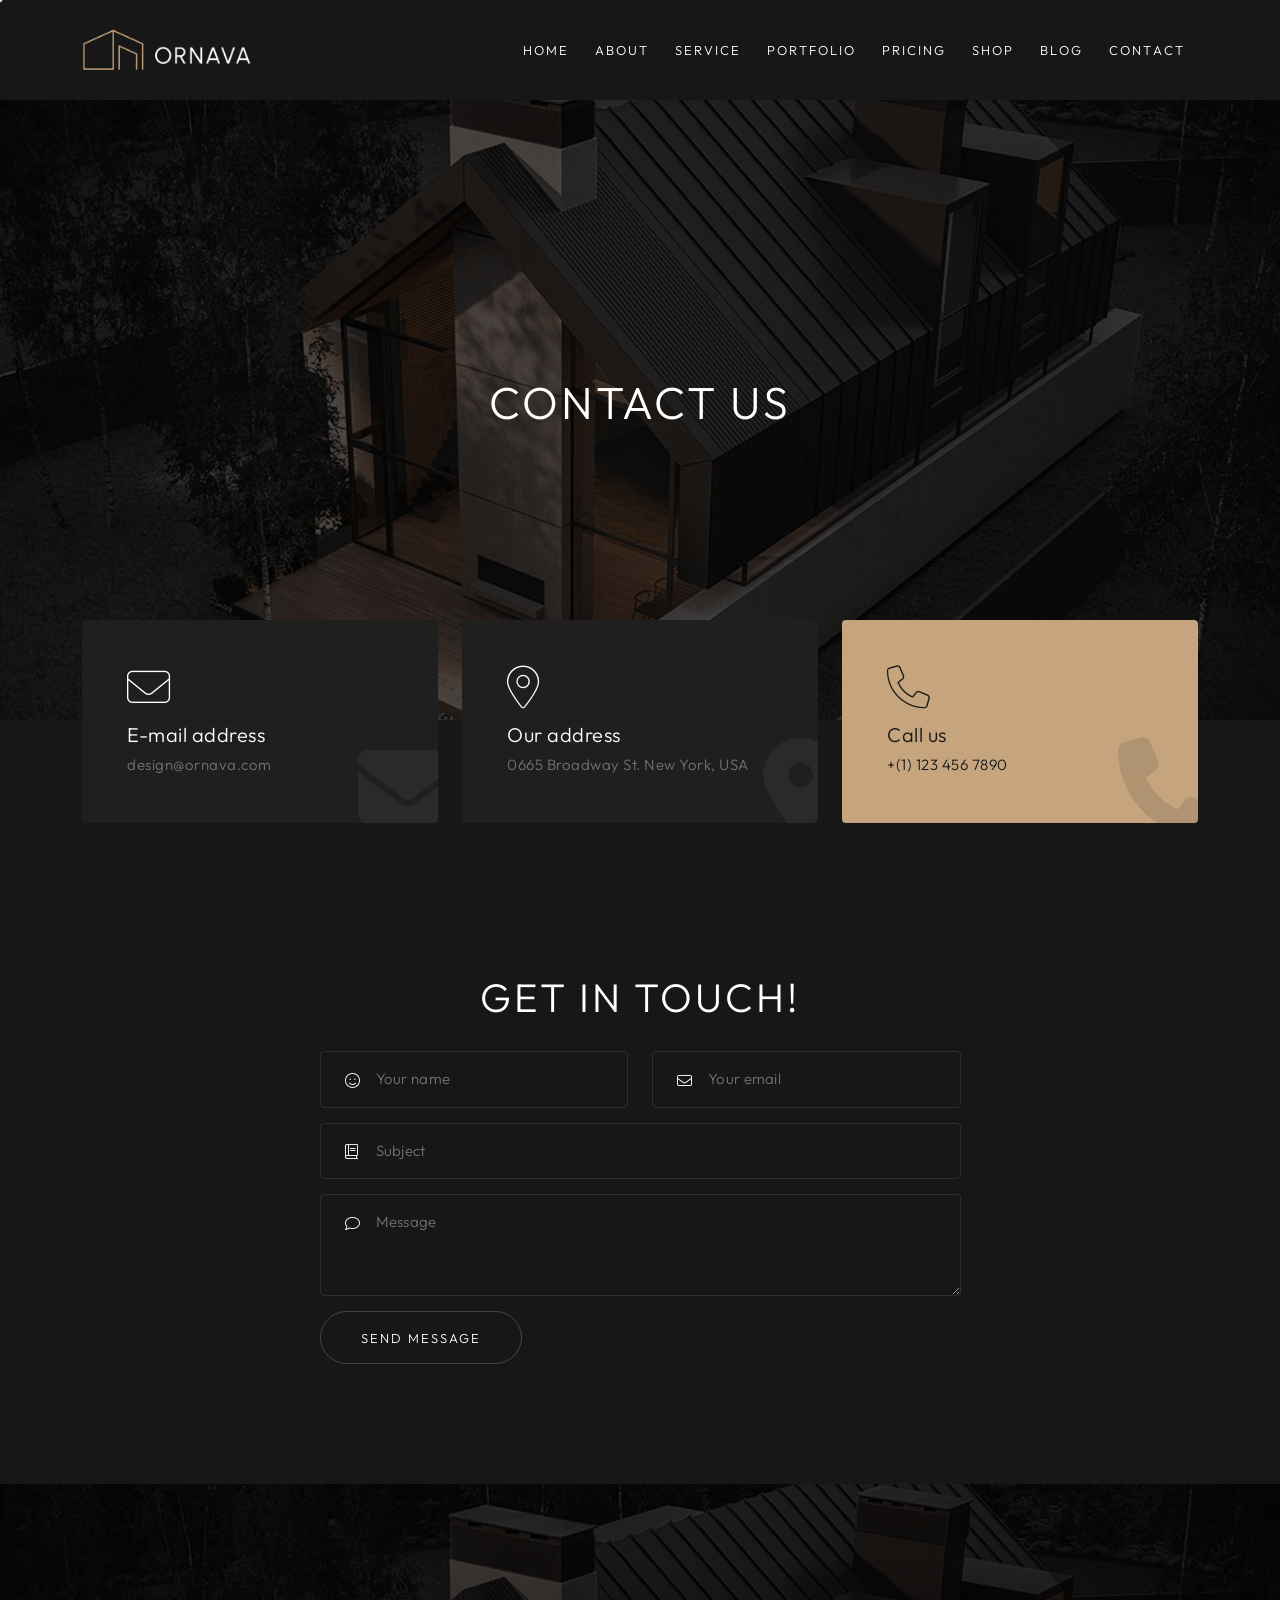
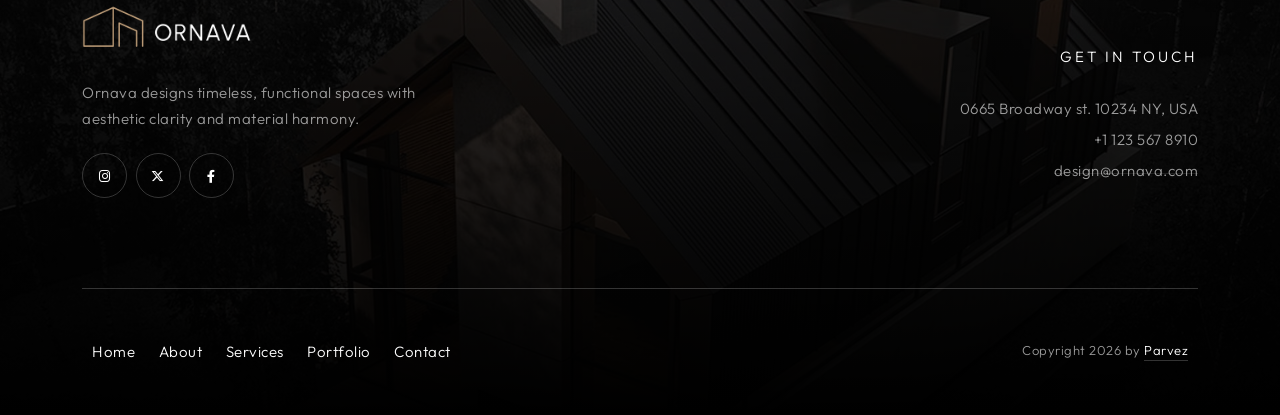
<file: contact.html>
<!DOCTYPE html>
<html lang="en">


<head>
    <meta charset="utf-8">
    <meta http-equiv="X-UA-Compatible" content="IE=edge">
    <meta name="viewport" content="width=device-width, initial-scale=1">
    <title>Ornava - Architecture & Interior HTML Template</title>
    <link rel="icon" type="image/x-icon" href="img/favicon.ico">
    <link rel="preconnect" href="https://fonts.googleapis.com/">
    <link rel="preconnect" href="https://fonts.gstatic.com/" crossorigin>
    <link rel="stylesheet" href="https://fonts.googleapis.com/css2?family=Outfit:ital,wght@0,100..900;1,100..900&amp;display=swap">
    <link rel="stylesheet" href="css/plugins.css">
    <link rel="stylesheet" href="css/style.css">
</head>
<body>
    <!-- Preloader -->
    <div class="preloader-bg"></div>
    <div id="preloader">
        <div id="preloader-status">
            <div class="preloader-position loader"> <span></span> </div>
        </div>
    </div>
    <!-- Cursor -->
    <div class="cursor js-cursor"></div>
    <!-- Progress scroll totop -->
    <div class="progress-wrap cursor-pointer">
        <svg class="progress-circle svg-content" width="100%" height="100%" viewBox="-1 -1 102 102">
            <path d="M50,1 a49,49 0 0,1 0,98 a49,49 0 0,1 0,-98" />
        </svg>
    </div>
    <!-- Navbar -->
    <nav class="navbar navbar-expand-lg">
        <div class="container">
            <!-- Logo -->
            <div class="logo-wrapper">
                <a class="logo" href="index.html"><img src="img/logo.png" class="logo-img" alt=""></a>
            </div>
            <!-- Button -->
            <button class="navbar-toggler" type="button" data-bs-toggle="collapse" data-bs-target="#navbar" aria-controls="navbar" aria-expanded="false" aria-label="Toggle navigation"> <span class="navbar-toggler-icon"><i class="ti-menu"></i></span> </button>
            <!-- Menu -->
            <div class="collapse navbar-collapse" id="navbar">
                <ul class="navbar-nav ms-auto">

                    <li class="nav-item"><a class="nav-link" href="index.html"><span class="rolling-text">Home</span></a></li>  

                    <li class="nav-item"><a class="nav-link" href="about.html"><span class="rolling-text">About</span></a></li>

                    <li class="nav-item"><a class="nav-link" href="services.html"><span class="rolling-text">Service</span></a></li>

                    <li class="nav-item"><a class="nav-link" href="portfolio2.html"><span class="rolling-text">portfolio</span></a></li>

                    <li class="nav-item"><a class="nav-link" href="pricing.html"><span class="rolling-text">Pricing</span></a></li>

                    <li class="nav-item"><a class="nav-link" href="shop.html"><span class="rolling-text">Shop</span></a></li>

                    <li class="nav-item"><a class="nav-link" href="blog.html"><span class="rolling-text">blog</span></a></li>

                    
                    <li class="nav-item"><a class="nav-link" href="contact.html"><span class="rolling-text">Contact</span></a></li>
                </ul>
            </div>
        </div>
    </nav>
    <!-- Header Banner -->
    <div class="banner-header middle-height section-padding valign bg-img bg-imgfixed" data-overlay-dark="7" data-background="img/banner.jpg">
        <div class="container">
            <div class="row">
                <div class="col-md-12 text-center">
                    <h3>Contact us</h3>
                </div>
            </div>
        </div>
    </div>
    <!-- Contact Box -->
    <div class="contact-box">
        <div class="container">
            <div class="row">
                <div class="col-lg-4 col-md-6 animate-box" data-animate-effect="fadeInUp">
                    <div class="item"> <span class="icon fa-thin fa-envelope"></span>
                        <h5>E-mail address</h5>
                        <p>design@ornava.com</p> <i class="numb fa-solid fa-envelope"></i>
                    </div>
                </div>
                <div class="col-lg-4 col-md-6 animate-box" data-animate-effect="fadeInUp">
                    <div class="item"> <span class="icon fa-thin fa-location-dot"></span>
                        <h5>Our address</h5>
                        <p>0665 Broadway St. New York, USA</p> <i class="numb fa-solid fa-location-dot"></i>
                    </div>
                </div>
                <div class="col-lg-4 col-md-6 animate-box" data-animate-effect="fadeInUp">
                    <div class="item active"> <span class="icon fa-thin fa-phone"></span>
                        <h5>Call us</h5>
                        <p>+(1) 123 456 7890</p> <i class="numb fa-solid fa-phone"></i>
                    </div>
                </div>
            </div>
        </div>
    </div>
    <!-- Contact -->
    <div class="info-box section-padding">
        <div class="container">
            <div class="row justify-content-center">
                <div class="col-lg-7">
                    <div class="section-title mb-30 text-center">Get in touch!</div>
                    <div class="contact-form">
                        <form method="post">
                            <div class="row">
                                <div class="col-md-6">
                                    <div class="form-group"> <span class="form-icon"><i class="fa-light fa-face-smile"></i></span>
                                        <input type="text" name="name" id="name" placeholder="Your name" required="">
                                    </div>
                                </div>
                                <div class="col-md-6">
                                    <div class="form-group"> <span class="form-icon"><i class="fa-light fa-envelope"></i></span>
                                        <input type="email" name="email" id="email" placeholder="Your email" required="">
                                    </div>
                                </div>
                                <div class="col-md-12">
                                    <div class="form-group"> <span class="form-icon"><i class="fa-light fa-book"></i></span>
                                        <input type="text" name="subject" id="subject" placeholder="Subject" required="">
                                    </div>
                                </div>
                                <div class="col-md-12">
                                    <div class="form-group form-textarea"> <span class="form-icon"><i class="fa-light fa-comment"></i></span>
                                        <textarea name="message" id="message" cols="30" rows="3" placeholder="Message" required=""></textarea>
                                    </div>
                                </div>
                                <div class="col-md-12">
                                    <button class="durubtn"><span class="text-wrapper"><span class="text slide-up">Send message</span><span class="text slide-down">Send message</span></span></button>
                                </div>
                            </div>
                        </form>
                    </div>
                </div>
            </div>
        </div>
    </div>
    <!-- Footer -->
    <footer class="footer">
        <div class="background banner-img bg-img bg-imgfixed bg-position-top" data-background="img/banner.jpg" data-overlay-dark="7">
            <div class="container">
                <!-- top -->
                <div class="top">
                    <div class="row align-items-center">
                        <div class="col-md-4">
                            <div class="item">
                                <div class="logo mb-30"><img src="img/logo.png" alt=""></div>
                                <p class="mb-15">Ornava designs timeless, functional spaces with aesthetic clarity and material harmony.</p>
                                <div class="social-icons mb-30">
                                    <ul class="list-inline">
                                        <li><a href="#"><i class="fa-brands fa-instagram"></i></a></li>
                                        <li><a href="#"><i class="fab fa-x-twitter"></i></a></li>
                                        <li><a href="#"><i class="fa-brands fa-facebook-f"></i></a></li>
                                    </ul>
                                </div>
                            </div>
                        </div>
                        <div class="col-md-8">
                            <div class="item text-end-left">
                                <h3 class="mb-30">Get in touch</h3>
                                <p class="mb-5">0665 Broadway st. 10234 NY, USA</p>
                                <div class="phone mb-5"><a href="tel:+11235678910">+1 123 567 8910</a></div>
                                <div class="mail"><a href="mailto:design@ornava.com">design@ornava.com</a></div>
                            </div>
                        </div>
                    </div>
                </div>
                <!-- bottom -->
                <div class="bottom">
                    <div class="row">
                        <div class="col-lg-8 col-md-12">
                            <div class="links">
                                <ul>
                                    <li><a href="index.html">Home</a></li>
                                    <li><a href="about.html">About</a></li>
                                    <li><a href="services.html">Services</a></li>
                                    <li><a href="portfolio.html">Portfolio</a></li>
                                    <li><a href="contact.html">Contact</a></li>
                                </ul>
                            </div>
                        </div>
                        <div class="col-lg-4 col-md-12 text-end">
                            <p>Copyright 2026 by <a href="#">Parvez</a></p>
                        </div>
                    </div>
                </div>
            </div>
        </div>
    </footer>
    <!-- jQuery -->
    <script src="js/jquery-3.7.1.min.js"></script>
    <script src="js/jquery-migrate-3.5.0.min.js"></script>
    <script src="js/modernizr-2.6.2.min.js"></script>
    <script src="js/imagesloaded.pkgd.min.js"></script>
    <script src="js/jquery.isotope.v3.0.2.js"></script>
    <script src="js/popper.min.js"></script>
    <script src="js/bootstrap.min.js"></script>
    <script src="js/scrollIt.min.js"></script>
    <script src="js/jquery.waypoints.min.js"></script>
    <script src="js/owl.carousel.min.js"></script>
    <script src="js/jquery.stellar.min.js"></script>
    <script src="js/jquery.magnific-popup.js"></script>
    <script src="js/YouTubePopUp.js"></script>
    
    <script src="js/custom.js"></script>
</body>


</html>
</file>
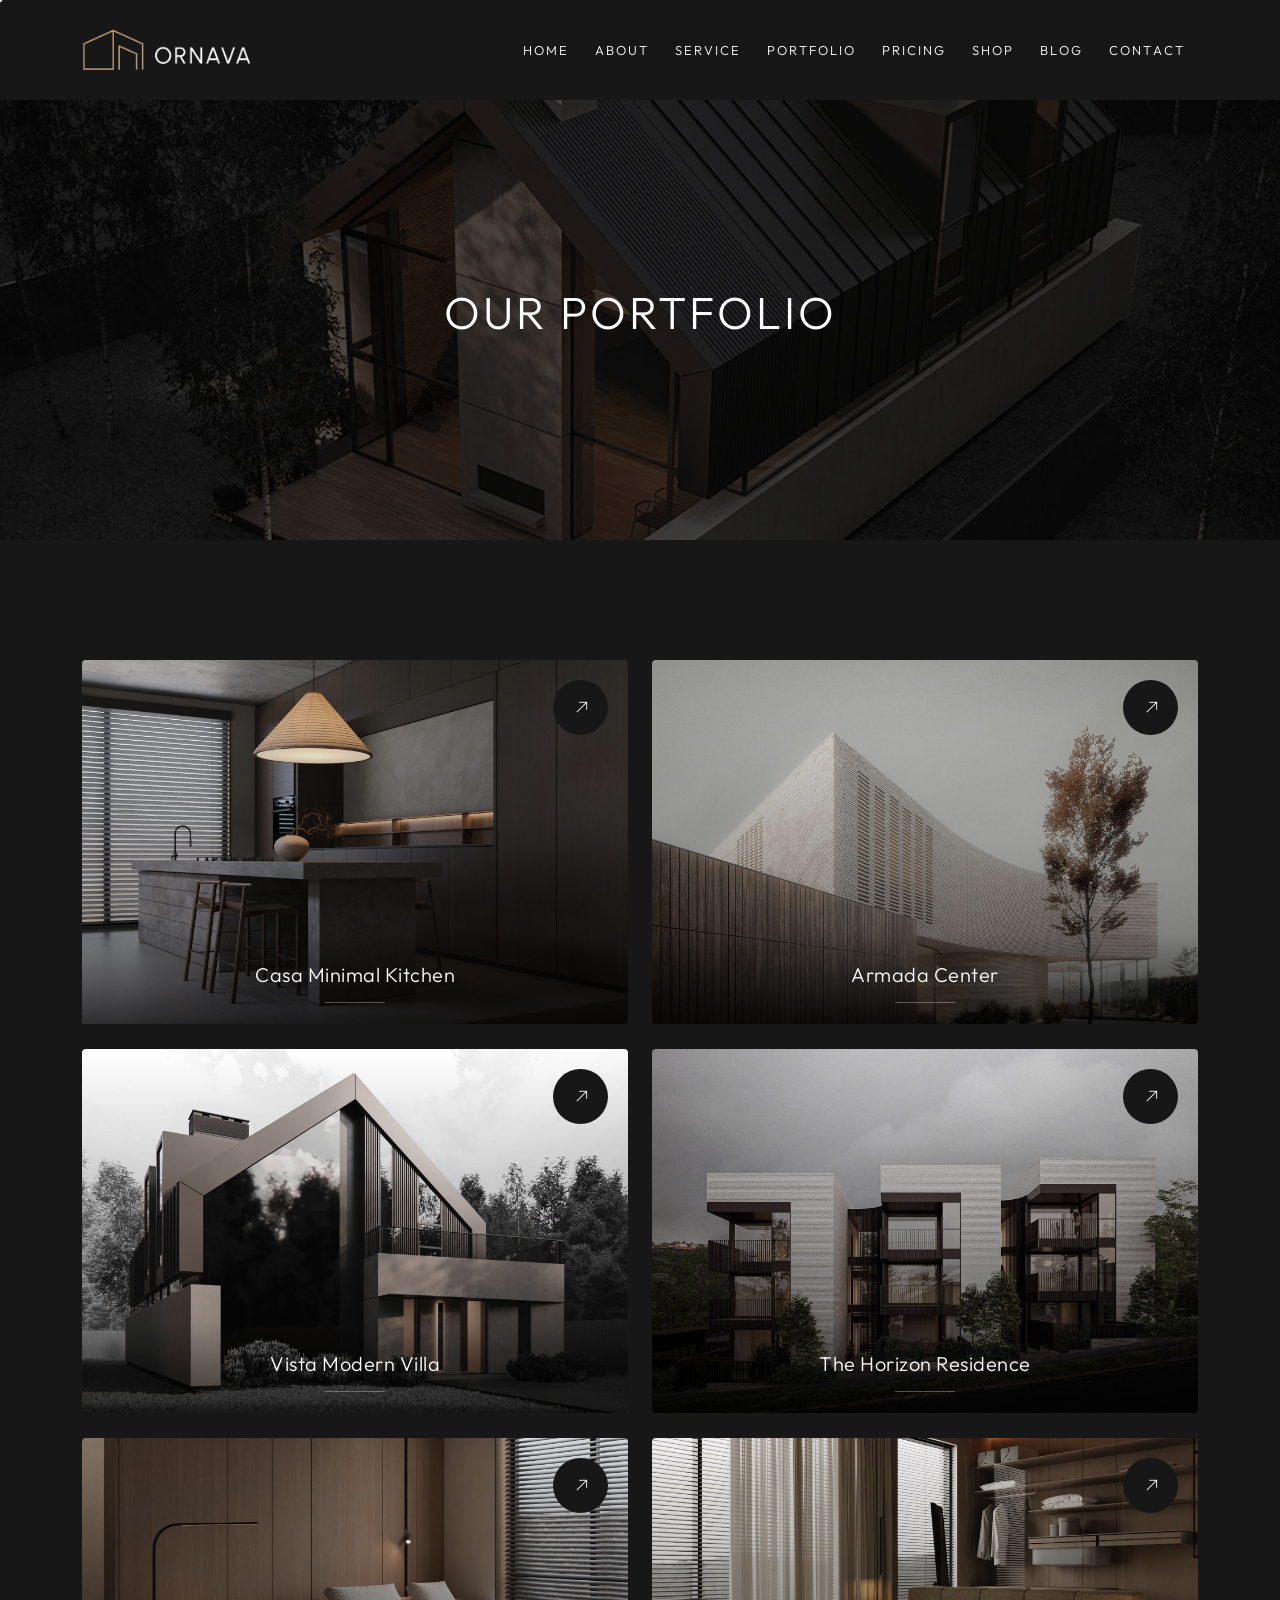
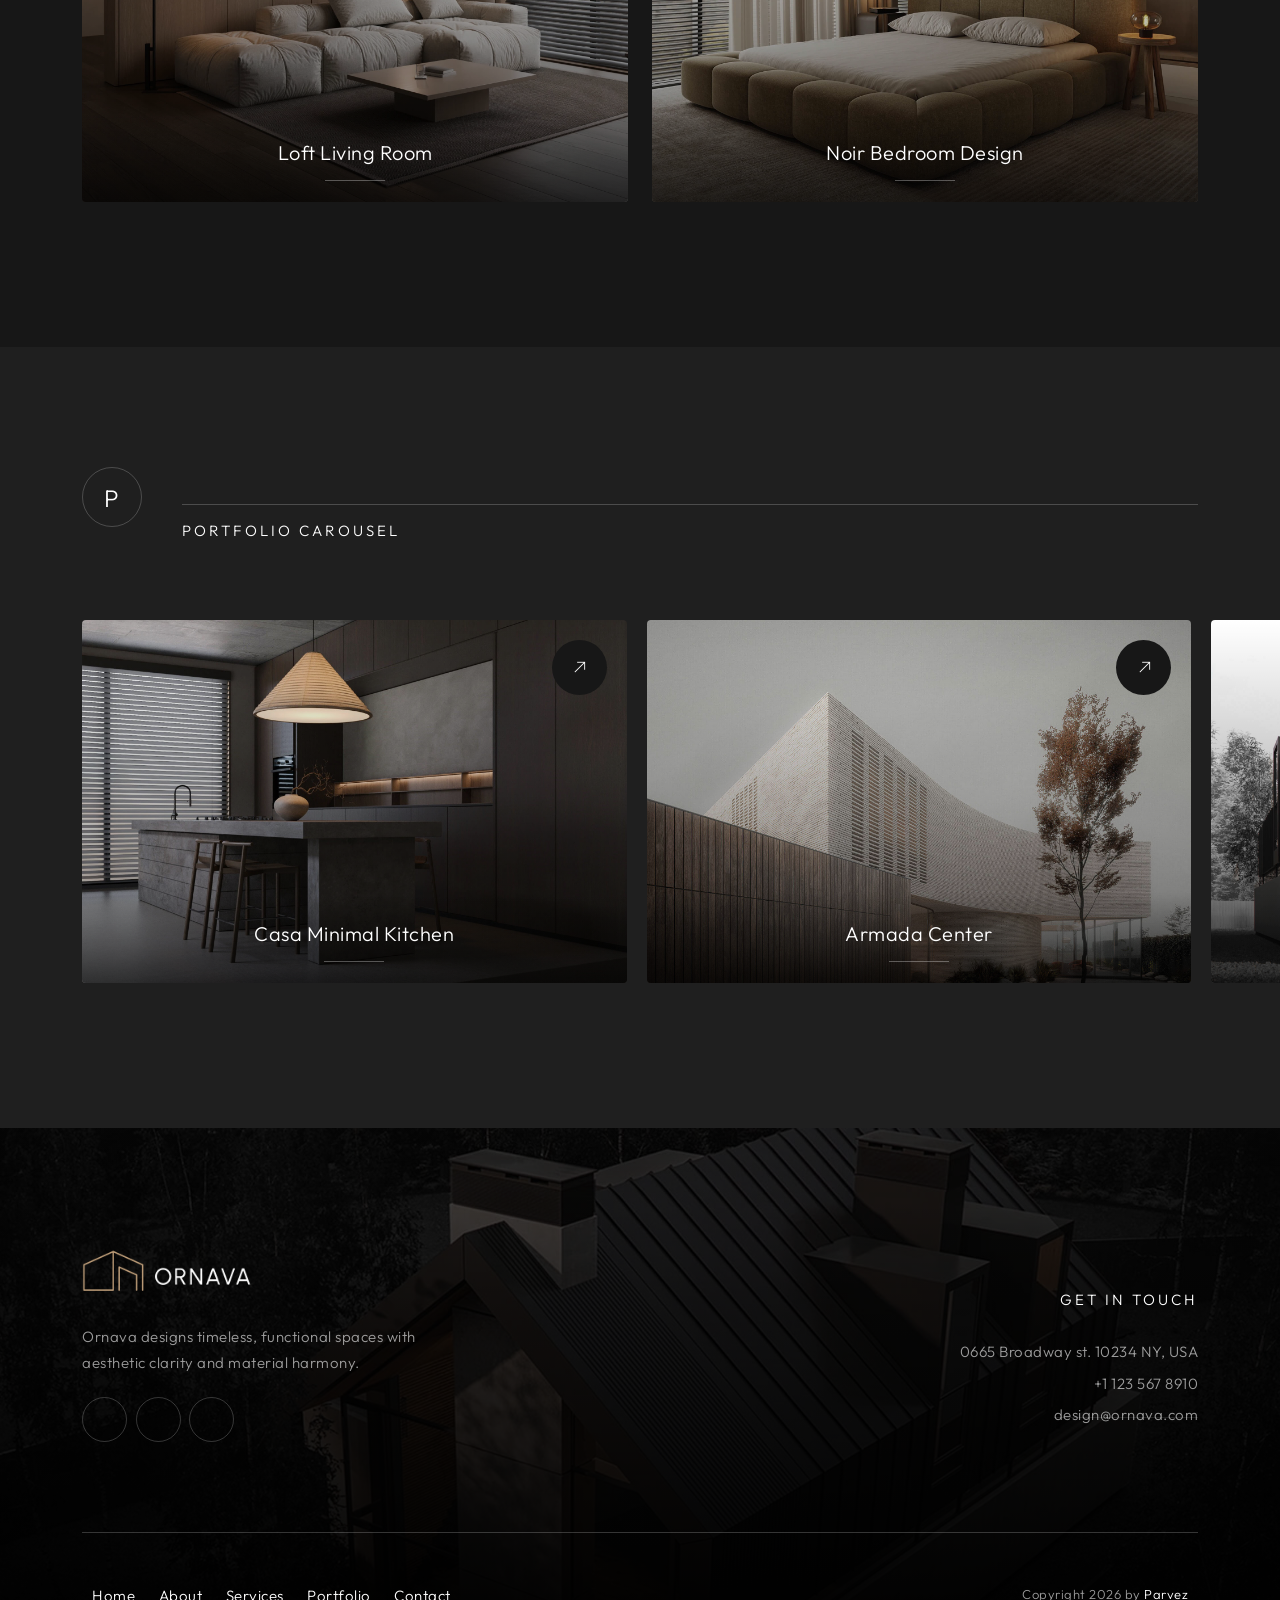
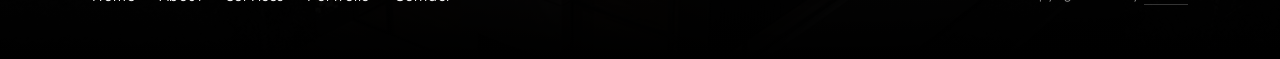
<file: portfolio2.html>
<!DOCTYPE html>
<html lang="en">

<head>
    <meta charset="utf-8">
    <meta http-equiv="X-UA-Compatible" content="IE=edge">
    <meta name="viewport" content="width=device-width, initial-scale=1">
    <title>Ornava - Architecture & Interior HTML Template</title>
    <link rel="icon" type="image/x-icon" href="img/favicon.ico">
    <link rel="preconnect" href="https://fonts.googleapis.com/">
    <link rel="preconnect" href="https://fonts.gstatic.com/" crossorigin>
    <link rel="stylesheet" href="https://fonts.googleapis.com/css2?family=Outfit:ital,wght@0,100..900;1,100..900&amp;display=swap">
    <link rel="stylesheet" href="css/plugins.css">
    <link rel="stylesheet" href="css/style.css">
</head>
<body>
    <!-- Preloader -->
    <div class="preloader-bg"></div>
    <div id="preloader">
        <div id="preloader-status">
            <div class="preloader-position loader"> <span></span> </div>
        </div>
    </div>
    <!-- Cursor -->
    <div class="cursor js-cursor"></div>
    <!-- Progress scroll totop -->
    <div class="progress-wrap cursor-pointer">
        <svg class="progress-circle svg-content" width="100%" height="100%" viewBox="-1 -1 102 102">
            <path d="M50,1 a49,49 0 0,1 0,98 a49,49 0 0,1 0,-98" />
        </svg>
    </div>
    <!-- Navbar -->
    <nav class="navbar navbar-expand-lg">
        <div class="container">
            <!-- Logo -->
            <div class="logo-wrapper">
                <a class="logo" href="index.html"><img src="img/logo.png" class="logo-img" alt=""></a>
            </div>
            <!-- Button -->
            <button class="navbar-toggler" type="button" data-bs-toggle="collapse" data-bs-target="#navbar" aria-controls="navbar" aria-expanded="false" aria-label="Toggle navigation"> <span class="navbar-toggler-icon"><i class="ti-menu"></i></span> </button>
            <!-- Menu -->
            <div class="collapse navbar-collapse" id="navbar">
                <ul class="navbar-nav ms-auto">

                    <li class="nav-item"><a class="nav-link" href="index.html"><span class="rolling-text">Home</span></a></li>  

                    <li class="nav-item"><a class="nav-link" href="about.html"><span class="rolling-text">About</span></a></li>

                    <li class="nav-item"><a class="nav-link" href="services.html"><span class="rolling-text">Service</span></a></li>

                    <li class="nav-item"><a class="nav-link" href="portfolio2.html"><span class="rolling-text">portfolio</span></a></li>

                    <li class="nav-item"><a class="nav-link" href="pricing.html"><span class="rolling-text">Pricing</span></a></li>

                    <li class="nav-item"><a class="nav-link" href="shop.html"><span class="rolling-text">Shop</span></a></li>

                    <li class="nav-item"><a class="nav-link" href="blog.html"><span class="rolling-text">blog</span></a></li>

                    
                    <li class="nav-item"><a class="nav-link" href="contact.html"><span class="rolling-text">Contact</span></a></li>
                </ul>
            </div>
        </div>
    </nav>
    <!-- Header Banner -->
    <div class="banner-header section-padding valign bg-img bg-imgfixed" data-overlay-dark="7" data-background="img/banner.jpg">
        <div class="container">
            <div class="row">
                <div class="col-md-12 text-center">
                    <h3>Our Portfolio</h3>
                </div>
            </div>
        </div>
    </div>
    <!-- Portfolio 2 -->
    <section class="portfolio2 section-padding">
        <div class="container">
            <div class="row">
                <div class="col-lg-6 col-md-12">
                    <div class="item mb-25">
                        <div class="img"> <img src="img/01.jpg" alt=""> </div>
                        <div class="icon-wrapper"> <i class="ti-arrow-top-right default-icon"></i>
                            <a href="portfolio-single.html" class="hover-icon-link" title="View Project"> <i class="ti-arrow-top-right hover-icon"></i> </a>
                        </div>
                        <div class="con">
                            <h5>Casa Minimal Kitchen</h5>
                            <div class="line"></div>
                            <div class="details"> 
                                <span><i class="fa-light fa-ruler-combined"></i>30 m²</span> 
                                <span><i class="fa-light fa-building"></i>Casa</span> 
                                <span><i class="fa-light fa-location-dot"></i>NY, USA</span>
                                <span><i class="fa-light fa-circle-check"></i>Completed</span>
                            </div>
                        </div>
                    </div>
                </div>
                <div class="col-lg-6 col-md-12">
                    <div class="item mb-25">
                        <div class="img"> <img src="img/03.jpg" alt=""> </div>
                        <div class="icon-wrapper"> <i class="ti-arrow-top-right default-icon"></i>
                            <a href="portfolio-single.html" class="hover-icon-link" title="View Project"> <i class="ti-arrow-top-right hover-icon"></i> </a>
                        </div>
                        <div class="con">
                            <h5>Armada Center</h5>
                            <div class="line"></div>
                            <div class="details"> 
                                <span><i class="fa-light fa-ruler-combined"></i>1,450 m²</span> 
                                <span><i class="fa-light fa-building"></i>4</span> 
                                <span><i class="fa-light fa-location-dot"></i>SF, USA</span>
                                <span><i class="fa-light fa-spinner fa-spin"></i> In Progress</span>
                            </div>
                        </div>
                    </div>
                </div>
                <div class="col-lg-6 col-md-12">
                    <div class="item mb-25">
                        <div class="img"> <img src="img/02.jpg" alt=""> </div>
                        <div class="icon-wrapper"> <i class="ti-arrow-top-right default-icon"></i>
                            <a href="portfolio-single.html" class="hover-icon-link" title="View Project"> <i class="ti-arrow-top-right hover-icon"></i> </a>
                        </div>
                        <div class="con">
                            <h5>Vista Modern Villa</h5>
                            <div class="line"></div>
                            <div class="details"> 
                                <span><i class="fa-light fa-ruler-combined"></i>400 m²</span> 
                                <span><i class="fa-light fa-building"></i>2</span> 
                                <span><i class="fa-light fa-location-dot"></i>Houston</span>
                                <span><i class="fa-light fa-circle-check"></i>Completed</span>
                            </div>
                        </div>
                    </div>
                </div>
                <div class="col-lg-6 col-md-12">
                    <div class="item mb-25">
                        <div class="img"> <img src="img/04.jpg" alt=""> </div>
                        <div class="icon-wrapper"> <i class="ti-arrow-top-right default-icon"></i>
                            <a href="portfolio-single.html" class="hover-icon-link" title="View Project"> <i class="ti-arrow-top-right hover-icon"></i> </a>
                        </div>
                        <div class="con">
                            <h5>The Horizon Residence</h5>
                            <div class="line"></div>
                            <div class="details"> 
                                <span><i class="fa-light fa-ruler-combined"></i>750 m²</span> 
                                <span><i class="fa-light fa-building"></i>3</span> 
                                <span><i class="fa-light fa-location-dot"></i>Washington</span>
                                <span><i class="fa-light fa-spinner fa-spin"></i> In Progress</span>
                            </div>
                        </div>
                    </div>
                </div>
                <div class="col-lg-6 col-md-12">
                    <div class="item mb-25">
                        <div class="img"> <img src="img/05.jpg" alt=""> </div>
                        <div class="icon-wrapper"> <i class="ti-arrow-top-right default-icon"></i>
                            <a href="portfolio-single.html" class="hover-icon-link" title="View Project"> <i class="ti-arrow-top-right hover-icon"></i> </a>
                        </div>
                        <div class="con">
                            <h5>Loft Living Room</h5>
                            <div class="line"></div>
                            <div class="details"> 
                                <span><i class="fa-light fa-ruler-combined"></i>50 m²</span> 
                                <span><i class="fa-light fa-building"></i>Loft</span> 
                                <span><i class="fa-light fa-location-dot"></i>Miami</span>
                                <span><i class="fa-light fa-circle-check"></i>Completed</span>
                            </div>
                        </div>
                    </div>
                </div>
                <div class="col-lg-6 col-md-12">
                    <div class="item mb-25">
                        <div class="img"> <img src="img/06.jpg" alt=""> </div>
                        <div class="icon-wrapper"> <i class="ti-arrow-top-right default-icon"></i>
                            <a href="portfolio-single.html" class="hover-icon-link" title="View Project"> <i class="ti-arrow-top-right hover-icon"></i> </a>
                        </div>
                        <div class="con">
                            <h5>Noir Bedroom Design</h5>
                            <div class="line"></div>
                            <div class="details"> 
                                <span><i class="fa-light fa-ruler-combined"></i>40 m²</span> 
                                <span><i class="fa-light fa-building"></i>Noir</span> 
                                <span><i class="fa-light fa-location-dot"></i>Seattle</span>
                                <span><i class="fa-light fa-spinner fa-spin"></i> In Progress</span>
                            </div>
                        </div>
                    </div>
                </div>
                
            </div>
        </div>
    </section>
    <!-- Portfolio 2 Carousel -->
    <section class="portfolio2 section-padding bg-darkbrown">
        <div class="container">
            <div class="section-linetitle">
                <div class="d-flex align-items-center">
                    <div class="leter">
                        <h4>P</h4>
                    </div>
                    <div class="line"></div>
                </div>
                <div class="title">
                    <h6 class="sub-title">Portfolio Carousel</h6>
                </div>
            </div>
            <div class="row">
                <div class="col-md-12">
                <div class="portfolio2-container">
                <div class="owl-carousel owl-theme">
                    <div class="item mb-25">
                        <div class="img"> <img src="img/01.jpg" alt=""> </div>
                        <div class="icon-wrapper"> <i class="ti-arrow-top-right default-icon"></i>
                            <a href="portfolio-single.html" class="hover-icon-link" title="View Project"> <i class="ti-arrow-top-right hover-icon"></i> </a>
                        </div>
                        <div class="con">
                            <h5>Casa Minimal Kitchen</h5>
                            <div class="line"></div>
                            <div class="details"> 
                                <span><i class="fa-light fa-ruler-combined"></i>30 m²</span> 
                                <span><i class="fa-light fa-building"></i>Casa</span> 
                                <span><i class="fa-light fa-location-dot"></i>NY, USA</span>
                                <span><i class="fa-light fa-circle-check"></i>Completed</span>
                            </div>
                        </div>
                    </div>
                    <div class="item mb-25">
                        <div class="img"> <img src="img/03.jpg" alt=""> </div>
                        <div class="icon-wrapper"> <i class="ti-arrow-top-right default-icon"></i>
                            <a href="portfolio-single.html" class="hover-icon-link" title="View Project"> <i class="ti-arrow-top-right hover-icon"></i> </a>
                        </div>
                        <div class="con">
                            <h5>Armada Center</h5>
                            <div class="line"></div>
                            <div class="details"> 
                                <span><i class="fa-light fa-ruler-combined"></i>1,450 m²</span> 
                                <span><i class="fa-light fa-building"></i>4</span> 
                                <span><i class="fa-light fa-location-dot"></i>SF, USA</span>
                                <span><i class="fa-light fa-spinner fa-spin"></i> In Progress</span>
                            </div>
                        </div>
                    </div>
                    <div class="item mb-25">
                        <div class="img"> <img src="img/02.jpg" alt=""> </div>
                        <div class="icon-wrapper"> <i class="ti-arrow-top-right default-icon"></i>
                            <a href="portfolio-single.html" class="hover-icon-link" title="View Project"> <i class="ti-arrow-top-right hover-icon"></i> </a>
                        </div>
                        <div class="con">
                            <h5>Vista Modern Villa</h5>
                            <div class="line"></div>
                            <div class="details"> 
                                <span><i class="fa-light fa-ruler-combined"></i>400 m²</span> 
                                <span><i class="fa-light fa-building"></i>2</span> 
                                <span><i class="fa-light fa-location-dot"></i>Houston</span>
                                <span><i class="fa-light fa-circle-check"></i>Completed</span>
                            </div>
                        </div>
                    </div>
                    <div class="item mb-25">
                        <div class="img"> <img src="img/04.jpg" alt=""> </div>
                        <div class="icon-wrapper"> <i class="ti-arrow-top-right default-icon"></i>
                            <a href="portfolio-single.html" class="hover-icon-link" title="View Project"> <i class="ti-arrow-top-right hover-icon"></i> </a>
                        </div>
                        <div class="con">
                            <h5>The Horizon Residence</h5>
                            <div class="line"></div>
                            <div class="details"> 
                                <span><i class="fa-light fa-ruler-combined"></i>750 m²</span> 
                                <span><i class="fa-light fa-building"></i>3</span> 
                                <span><i class="fa-light fa-location-dot"></i>Washington</span>
                                <span><i class="fa-light fa-spinner fa-spin"></i> In Progress</span>
                            </div>
                        </div>
                    </div>
                    <div class="item mb-25">
                        <div class="img"> <img src="img/05.jpg" alt=""> </div>
                        <div class="icon-wrapper"> <i class="ti-arrow-top-right default-icon"></i>
                            <a href="portfolio-single.html" class="hover-icon-link" title="View Project"> <i class="ti-arrow-top-right hover-icon"></i> </a>
                        </div>
                        <div class="con">
                            <h5>Loft Living Room</h5>
                            <div class="line"></div>
                            <div class="details"> 
                                <span><i class="fa-light fa-ruler-combined"></i>50 m²</span> 
                                <span><i class="fa-light fa-building"></i>Loft</span> 
                                <span><i class="fa-light fa-location-dot"></i>Miami</span>
                                <span><i class="fa-light fa-circle-check"></i>Completed</span>
                            </div>
                        </div>
                    </div>
                    <div class="item mb-25">
                        <div class="img"> <img src="img/06.jpg" alt=""> </div>
                        <div class="icon-wrapper"> <i class="ti-arrow-top-right default-icon"></i>
                            <a href="portfolio-single.html" class="hover-icon-link" title="View Project"> <i class="ti-arrow-top-right hover-icon"></i> </a>
                        </div>
                        <div class="con">
                            <h5>Noir Bedroom Design</h5>
                            <div class="line"></div>
                            <div class="details"> 
                                <span><i class="fa-light fa-ruler-combined"></i>40 m²</span> 
                                <span><i class="fa-light fa-building"></i>Noir</span> 
                                <span><i class="fa-light fa-location-dot"></i>Seattle</span>
                                <span><i class="fa-light fa-spinner fa-spin"></i> In Progress</span>
                            </div>
                        </div>
                    </div>
                </div>
                    </div>
                </div>
            </div>
        </div>
    </section>
    <!-- Footer -->
    <footer class="footer">
        <div class="background banner-img bg-img bg-imgfixed bg-position-top" data-background="img/banner.jpg" data-overlay-dark="7">
            <div class="container">
                <!-- top -->
                <div class="top">
                    <div class="row align-items-center">
                        <div class="col-md-4">
                            <div class="item">
                                <div class="logo mb-30"><img src="img/logo.png" alt=""></div>
                                <p class="mb-15">Ornava designs timeless, functional spaces with aesthetic clarity and material harmony.</p>
                                <div class="social-icons mb-30">
                                    <ul class="list-inline">
                                        <li><a href="#"><i class="fa-brands fa-instagram"></i></a></li>
                                        <li><a href="#"><i class="fab fa-x-twitter"></i></a></li>
                                        <li><a href="#"><i class="fa-brands fa-facebook-f"></i></a></li>
                                    </ul>
                                </div>
                            </div>
                        </div>
                        <div class="col-md-8">
                            <div class="item text-end-left">
                                <h3 class="mb-30">Get in touch</h3>
                                <p class="mb-5">0665 Broadway st. 10234 NY, USA</p>
                                <div class="phone mb-5"><a href="tel:+11235678910">+1 123 567 8910</a></div>
                                <div class="mail"><a href="mailto:design@ornava.com">design@ornava.com</a></div>
                            </div>
                        </div>
                    </div>
                </div>
                <!-- bottom -->
                <div class="bottom">
                    <div class="row">
                        <div class="col-lg-8 col-md-12">
                            <div class="links">
                                <ul>
                                    <li><a href="index.html">Home</a></li>
                                    <li><a href="about.html">About</a></li>
                                    <li><a href="services.html">Services</a></li>
                                    <li><a href="portfolio.html">Portfolio</a></li>
                                    <li><a href="contact.html">Contact</a></li>
                                </ul>
                            </div>
                        </div>
                        <div class="col-lg-4 col-md-12 text-end">
                            <p>Copyright 2026 by <a href="#">Parvez</a></p>
                        </div>
                    </div>
                </div>
            </div>
        </div>
    </footer>
    <!-- jQuery -->
    <script src="js/jquery-3.7.1.min.js"></script>
    <script src="js/jquery-migrate-3.5.0.min.js"></script>
    <script src="js/modernizr-2.6.2.min.js"></script>
    <script src="js/imagesloaded.pkgd.min.js"></script>
    <script src="js/jquery.isotope.v3.0.2.js"></script>
    <script src="js/popper.min.js"></script>
    <script src="js/bootstrap.min.js"></script>
    <script src="js/scrollIt.min.js"></script>
    <script src="js/jquery.waypoints.min.js"></script>
    <script src="js/owl.carousel.min.js"></script>
    <script src="js/jquery.stellar.min.js"></script>
    <script src="js/jquery.magnific-popup.js"></script>
    <script src="js/YouTubePopUp.js"></script>
    
    <script src="js/custom.js"></script>
</body>


</html>
</file>
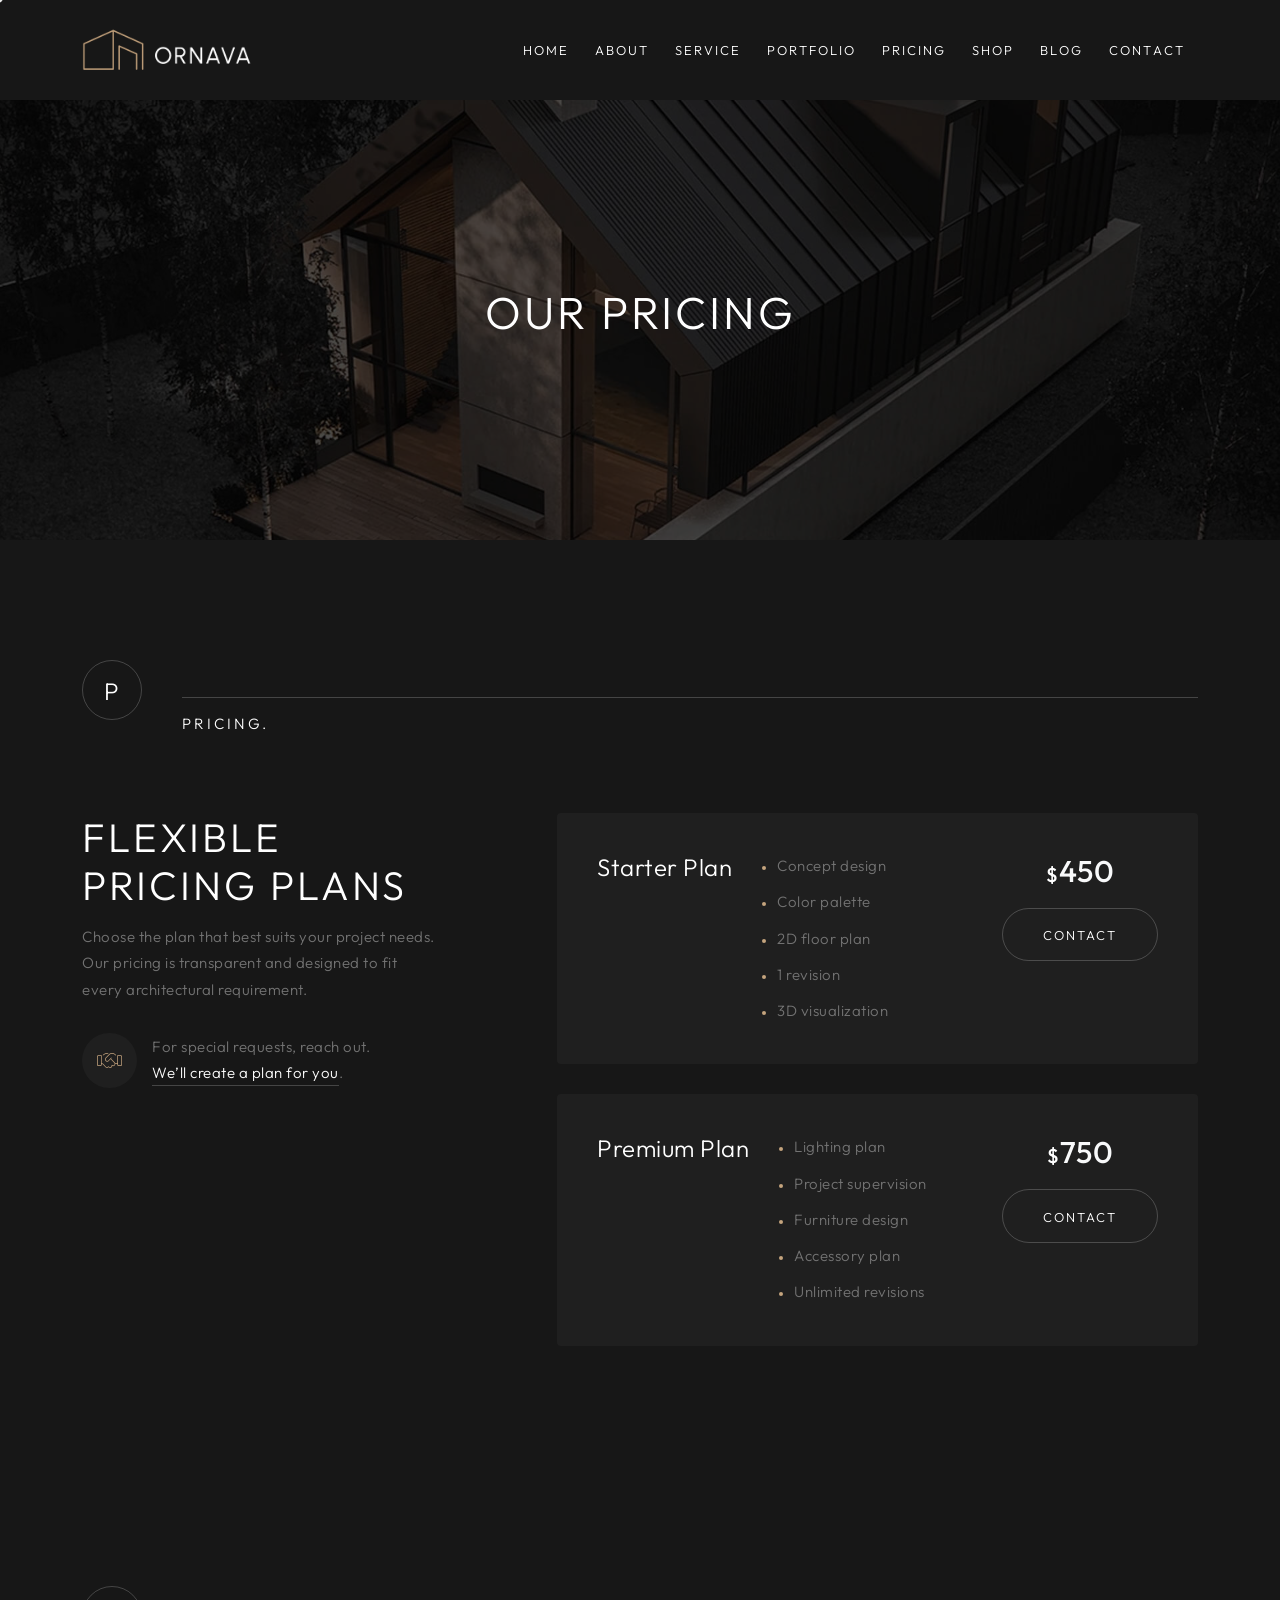
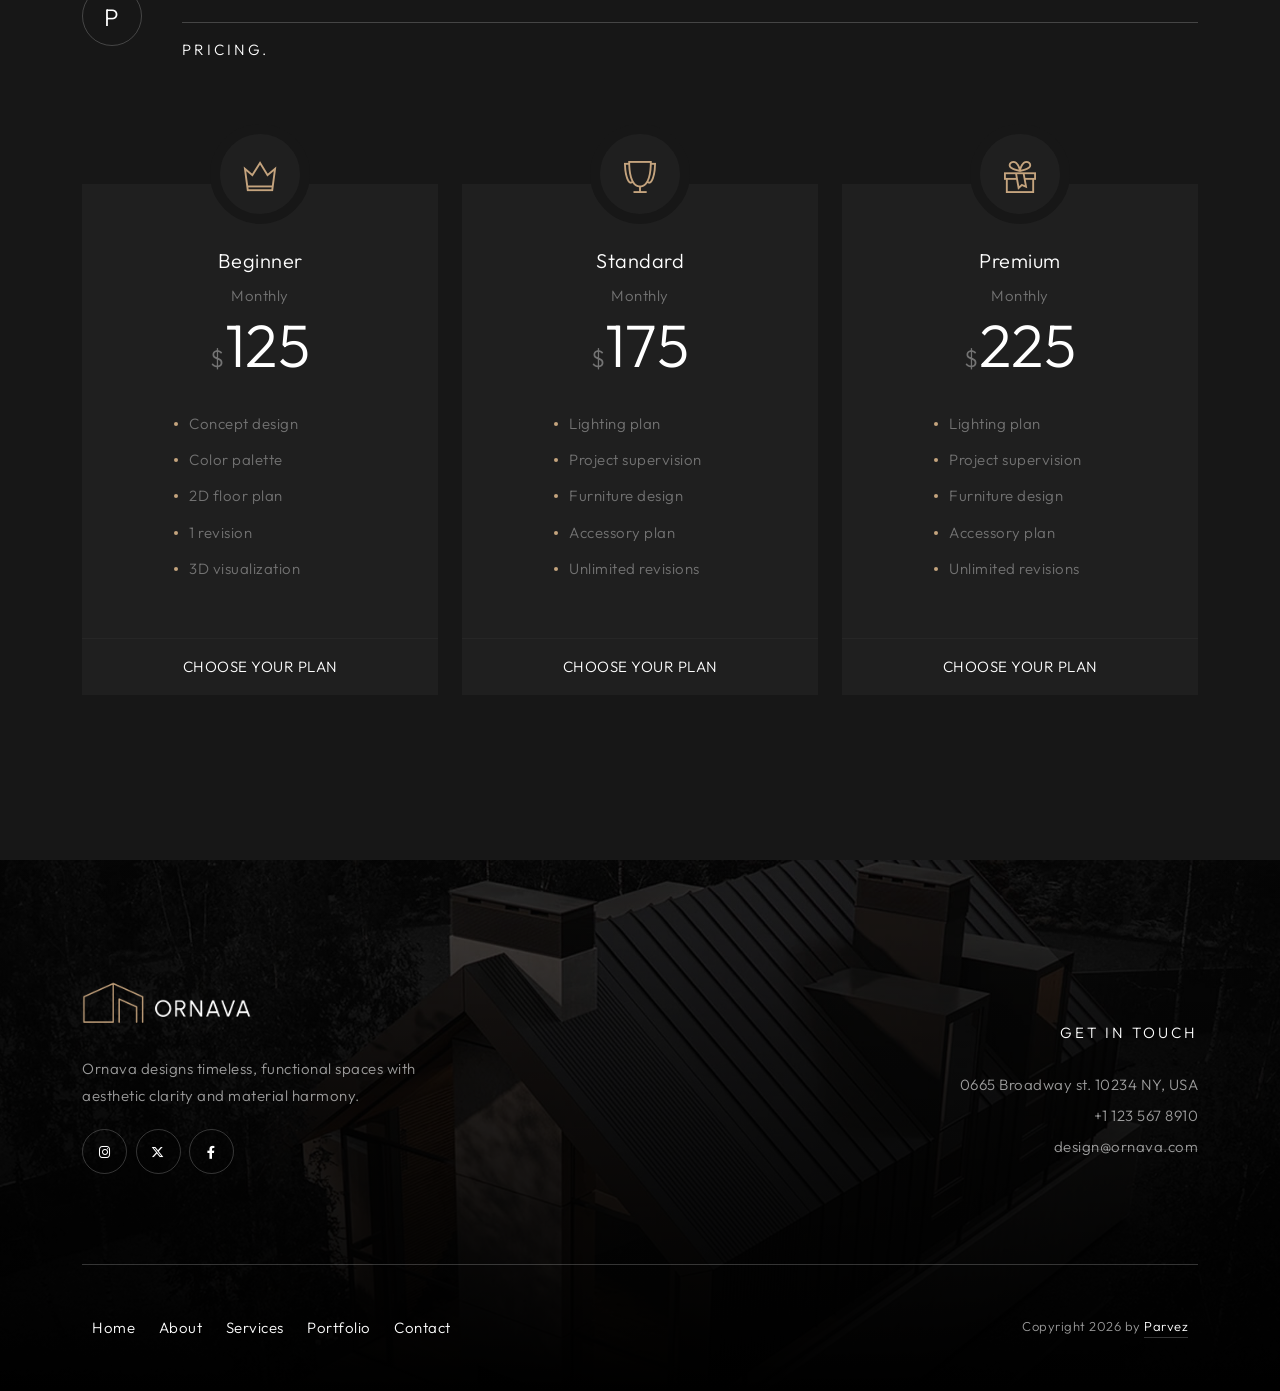
<file: pricing.html>
<!DOCTYPE html>
<html lang="en">


    <meta charset="utf-8">
    <meta http-equiv="X-UA-Compatible" content="IE=edge">
    <meta name="viewport" content="width=device-width, initial-scale=1">
    <title>Ornava - Architecture & Interior HTML Template</title>
    <link rel="icon" type="image/x-icon" href="img/favicon.ico">
    <link rel="preconnect" href="https://fonts.googleapis.com/">
    <link rel="preconnect" href="https://fonts.gstatic.com/" crossorigin>
    <link rel="stylesheet" href="https://fonts.googleapis.com/css2?family=Outfit:ital,wght@0,100..900;1,100..900&amp;display=swap">
    <link rel="stylesheet" href="css/plugins.css">
    <link rel="stylesheet" href="css/style.css">
</head>
<body>
    <!-- Preloader -->
    <div class="preloader-bg"></div>
    <div id="preloader">
        <div id="preloader-status">
            <div class="preloader-position loader"> <span></span> </div>
        </div>
    </div>
    <!-- Cursor -->
    <div class="cursor js-cursor"></div>
    <!-- Progress scroll totop -->
    <div class="progress-wrap cursor-pointer">
        <svg class="progress-circle svg-content" width="100%" height="100%" viewBox="-1 -1 102 102">
            <path d="M50,1 a49,49 0 0,1 0,98 a49,49 0 0,1 0,-98" />
        </svg>
    </div>
    <!-- Navbar -->
    <nav class="navbar navbar-expand-lg">
        <div class="container">
            <!-- Logo -->
            <div class="logo-wrapper">
                <a class="logo" href="index.html"><img src="img/logo.png" class="logo-img" alt=""></a>
            </div>
            <!-- Button -->
            <button class="navbar-toggler" type="button" data-bs-toggle="collapse" data-bs-target="#navbar" aria-controls="navbar" aria-expanded="false" aria-label="Toggle navigation"> <span class="navbar-toggler-icon"><i class="ti-menu"></i></span> </button>
            <!-- Menu -->
            <div class="collapse navbar-collapse" id="navbar">
                <ul class="navbar-nav ms-auto">

                    <li class="nav-item"><a class="nav-link" href="index.html"><span class="rolling-text">Home</span></a></li>  

                    <li class="nav-item"><a class="nav-link" href="about.html"><span class="rolling-text">About</span></a></li>

                    <li class="nav-item"><a class="nav-link" href="services.html"><span class="rolling-text">Service</span></a></li>

                    <li class="nav-item"><a class="nav-link" href="portfolio2.html"><span class="rolling-text">portfolio</span></a></li>

                    <li class="nav-item"><a class="nav-link" href="pricing.html"><span class="rolling-text">Pricing</span></a></li>

                    <li class="nav-item"><a class="nav-link" href="shop.html"><span class="rolling-text">Shop</span></a></li>

                    <li class="nav-item"><a class="nav-link" href="blog.html"><span class="rolling-text">blog</span></a></li>

                    
                    <li class="nav-item"><a class="nav-link" href="contact.html"><span class="rolling-text">Contact</span></a></li>
                </ul>
            </div>
        </div>
    </nav>
    <!-- Header Banner -->
    <div class="banner-header section-padding valign bg-img bg-imgfixed" data-overlay-dark="7" data-background="img/banner.jpg">
        <div class="container">
            <div class="row">
                <div class="col-md-12 text-center">
                    <h3>Our Pricing</h3>
                </div>
            </div>
        </div>
    </div>
    <!-- Pricing -->
    <section class="price section-padding">
        <div class="container">
                <div class="section-linetitle">
                    <div class="d-flex align-items-center"><div class="leter"><h4>P</h4></div><div class="line"></div></div>
                    <div class="title"><h6 class="sub-title">Pricing.</h6></div>
                </div>
                <div class="row">
                    <div class="col-lg-4 col-md-12 mb-30">
                        <div class="section-title">Flexible Pricing Plans</div>
                        <p class="mb-30">Choose the plan that best suits your project needs. Our pricing is transparent and designed to fit every architectural requirement.</p>
                        <div class="section-info">
                            <div class="tag"><i class="icon fa-thin fa-handshake"></i></div>
                            <div class="desc">For special requests, reach out. <span class="text-decoration-line-bottom">We’ll create a plan for you</span>.</div>
                        </div>
                    </div>
                    <div class="col-lg-7 offset-lg-1 col-md-12">
                        <div class="row">
                            <div class="col-md-12">
                                <div class="item bg-dark d-flex mb-30">
                                    <div class="type">
                                        <h5>Starter Plan</h5>
                                    </div>
                                    <div class="cont ml-30">
                                        <ul class="dot-list rest">
                                            <li>Concept design</li>
                                            <li>Color palette</li>
                                            <li>2D floor plan</li>
                                            <li>1 revision</li>
                                            <li>3D visualization</li>
                                        </ul>
                                    </div>
                                    <div class="mount ml-auto text-center">
                                        <h3 class="text-light"><span>$</span>450</h3>
                                        <div>
                                            <a href="contact.html" class="durubtn"> <span class="text-wrapper">
                                                    <span class="text slide-up">Contact</span> <span class="text slide-down">Contact</span> </span>
                                            </a>
                                        </div>
                                    </div>
                                </div>
                            </div>
                            <div class="col-md-12">
                                <div class="item bg-dark d-flex">
                                    <div class="type">
                                        <h5>Premium Plan</h5>
                                    </div>
                                    <div class="cont ml-30">
                                        <ul class="dot-list rest">
                                            <li>Lighting plan</li>
                                            <li>Project supervision</li>
                                            <li>Furniture design</li>
                                            <li>Accessory plan</li>
                                            <li>Unlimited revisions</li>
                                        </ul>
                                    </div>
                                    <div class="mount ml-auto text-center">
                                        <h3 class="text-light"><span>$</span>750</h3>
                                        <div>
                                            <a href="contact.html" class="durubtn"> <span class="text-wrapper">
                                                    <span class="text slide-up">Contact</span> <span class="text slide-down">Contact</span> </span>
                                            </a>
                                        </div>
                                    </div>
                                </div>
                            </div>
                        </div>
                    </div>
                </div>
        </div>
    </section>
    <!-- Pricing 2 -->
    <section class="pricing2 section-padding">
        <div class="container">
            <div class="section-linetitle">
                    <div class="d-flex align-items-center"><div class="leter"><h4>P</h4></div><div class="line"></div></div>
                    <div class="title"><h6 class="sub-title">Pricing.</h6></div>
            </div>
            <div class="row">
                <div class="col-lg-4 col-md-6">
                    <div class="item">
                        <div class="headero text-center"> 
                            <span class="icon">
                                <i class="ti-crown"></i>
                            </span>
                            <div class="content">
                                <h4>Beginner</h4> 
                                <span>Monthly</span>
                                <h2><span>$</span>125</h2>
                            </div>
                        </div>
                        <div class="list">
                            <ul>
                                <li>Concept design</li>
                                <li>Color palette</li>
                                <li>2D floor plan</li>
                                <li>1 revision</li>
                                <li>3D visualization</li>
                            </ul>
                        </div>
                        <div class="item-btn"> <a href="#">Choose your plan</a> </div>
                    </div>
                </div>
                <div class="col-lg-4 col-md-6">
                    <div class="item">
                        <div class="headero text-center"> 
                            <span class="icon">
                                <i class="ti-cup"></i>
                            </span>
                            <div class="content">
                                <h4>Standard</h4> 
                                <span>Monthly</span>
                                <h2><span>$</span>175</h2>
                            </div>
                        </div>
                        <div class="list">
                            <ul>
                                <li>Lighting plan
                                <li>Project supervision</li>
                                <li>Furniture design</li>
                                <li>Accessory plan</li>
                                <li>Unlimited revisions</li>
                            </ul>
                        </div>
                        <div class="item-btn"> <a href="#">Choose your plan</a> </div>
                    </div>
                </div>
                <div class="col-lg-4 col-md-6">
                    <div class="item">
                        <div class="headero text-center"> 
                            <span class="icon">
                                <i class="ti-gift"></i>
                            </span>
                            <div class="content">
                                <h4>Premium</h4> 
                                <span>Monthly</span>
                                <h2><span>$</span>225</h2>
                            </div>
                        </div>
                        <div class="list">
                            <ul>
                                <li>Lighting plan
                                <li>Project supervision</li>
                                <li>Furniture design</li>
                                <li>Accessory plan</li>
                                <li>Unlimited revisions</li>
                            </ul>
                        </div>
                        <div class="item-btn"> <a href="#">Choose your plan</a> </div>
                    </div>
                </div>
            </div>
        </div>
    </section>
    <!-- Footer -->
    <footer class="footer">
        <div class="background banner-img bg-img bg-imgfixed bg-position-top" data-background="img/banner.jpg" data-overlay-dark="7">
            <div class="container">
                <!-- top -->
                <div class="top">
                    <div class="row align-items-center">
                        <div class="col-md-4">
                            <div class="item">
                                <div class="logo mb-30"><img src="img/logo.png" alt=""></div>
                                <p class="mb-15">Ornava designs timeless, functional spaces with aesthetic clarity and material harmony.</p>
                                <div class="social-icons mb-30">
                                    <ul class="list-inline">
                                        <li><a href="#"><i class="fa-brands fa-instagram"></i></a></li>
                                        <li><a href="#"><i class="fab fa-x-twitter"></i></a></li>
                                        <li><a href="#"><i class="fa-brands fa-facebook-f"></i></a></li>
                                    </ul>
                                </div>
                            </div>
                        </div>
                        <div class="col-md-8">
                            <div class="item text-end-left">
                                <h3 class="mb-30">Get in touch</h3>
                                <p class="mb-5">0665 Broadway st. 10234 NY, USA</p>
                                <div class="phone mb-5"><a href="tel:+11235678910">+1 123 567 8910</a></div>
                                <div class="mail"><a href="mailto:design@ornava.com">design@ornava.com</a></div>
                            </div>
                        </div>
                    </div>
                </div>
                <!-- bottom -->
                <div class="bottom">
                    <div class="row">
                        <div class="col-lg-8 col-md-12">
                            <div class="links">
                                <ul>
                                    <li><a href="index.html">Home</a></li>
                                    <li><a href="about.html">About</a></li>
                                    <li><a href="services.html">Services</a></li>
                                    <li><a href="portfolio.html">Portfolio</a></li>
                                    <li><a href="contact.html">Contact</a></li>
                                </ul>
                            </div>
                        </div>
                        <div class="col-lg-4 col-md-12 text-end">
                            <p>Copyright 2026 by <a href="#">Parvez</a></p>
                        </div>
                    </div>
                </div>
            </div>
        </div>
    </footer>
    <!-- jQuery -->
    <script src="js/jquery-3.7.1.min.js"></script>
    <script src="js/jquery-migrate-3.5.0.min.js"></script>
    <script src="js/modernizr-2.6.2.min.js"></script>
    <script src="js/imagesloaded.pkgd.min.js"></script>
    <script src="js/jquery.isotope.v3.0.2.js"></script>
    <script src="js/popper.min.js"></script>
    <script src="js/bootstrap.min.js"></script>
    <script src="js/scrollIt.min.js"></script>
    <script src="js/jquery.waypoints.min.js"></script>
    <script src="js/owl.carousel.min.js"></script>
    <script src="js/jquery.stellar.min.js"></script>
    <script src="js/jquery.magnific-popup.js"></script>
    <script src="js/YouTubePopUp.js"></script>
    <script src="js/custom.js"></script>
</body>


</html>
</file>
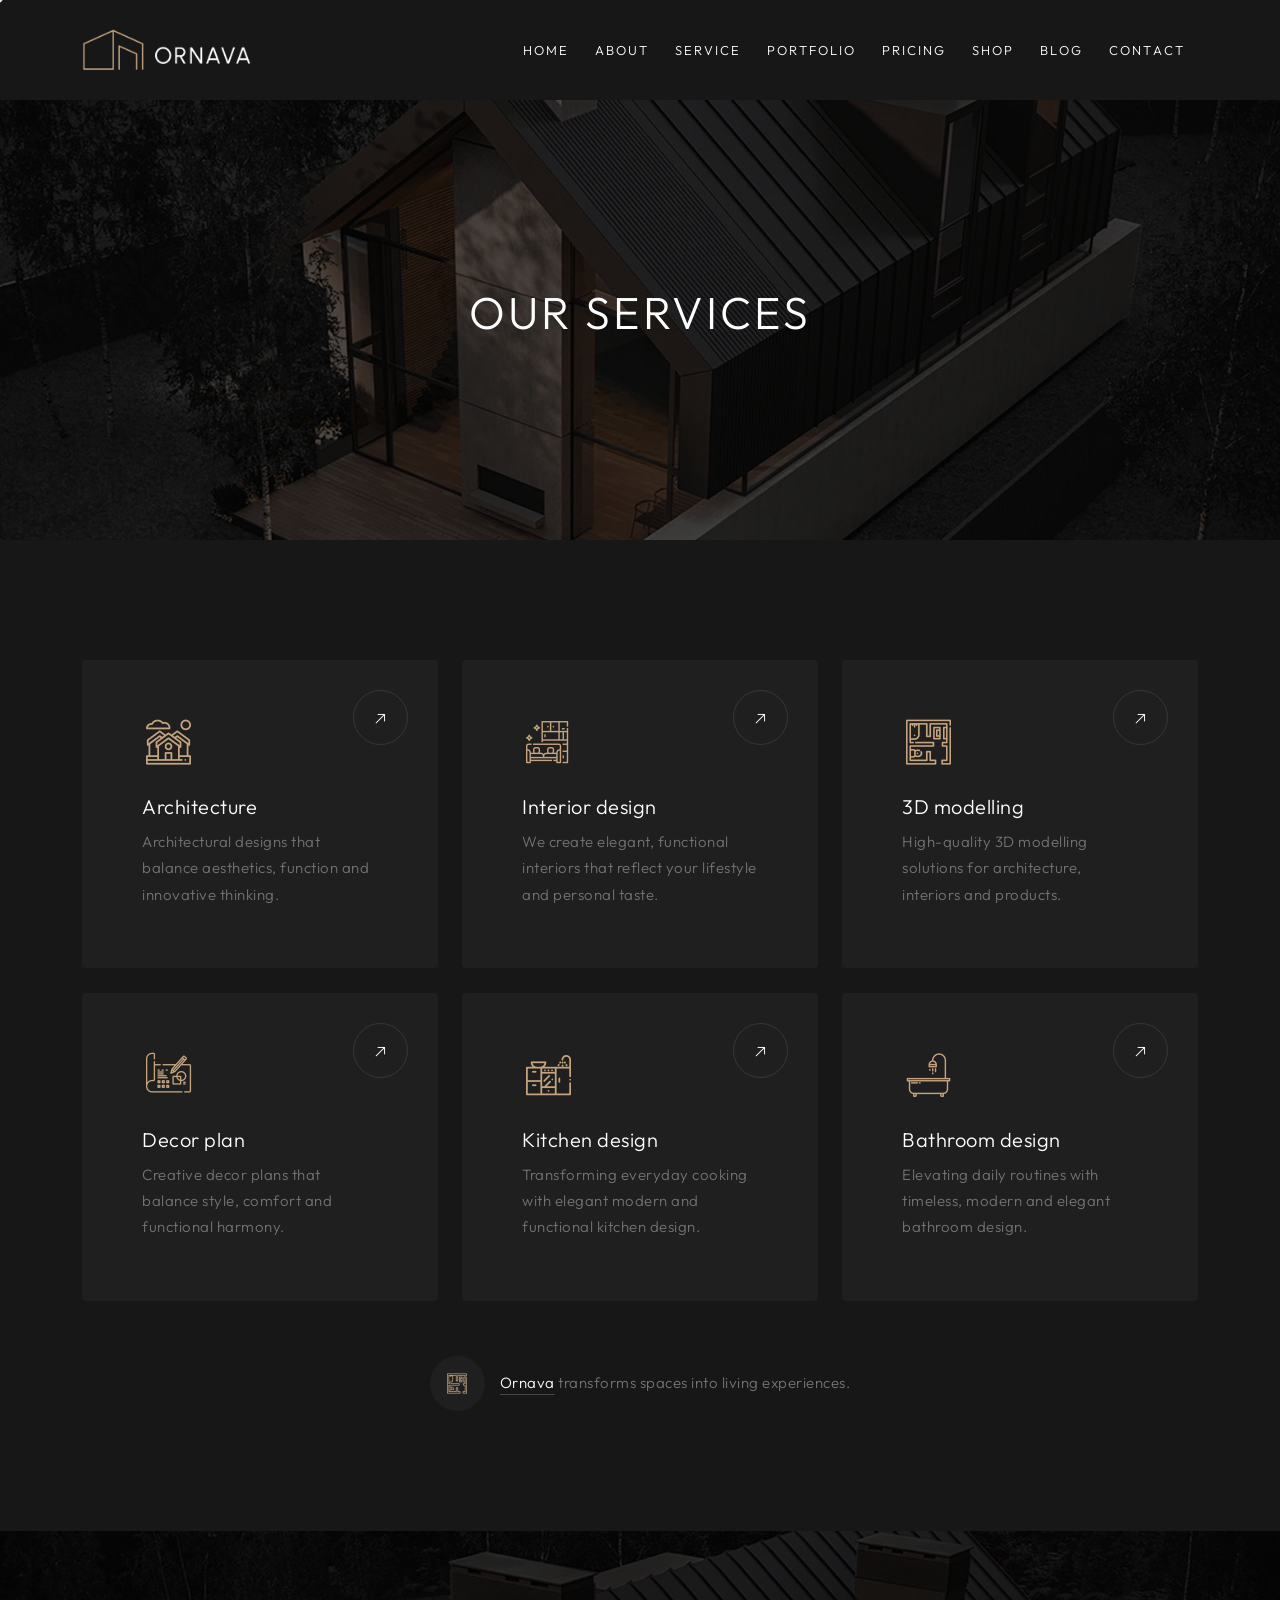
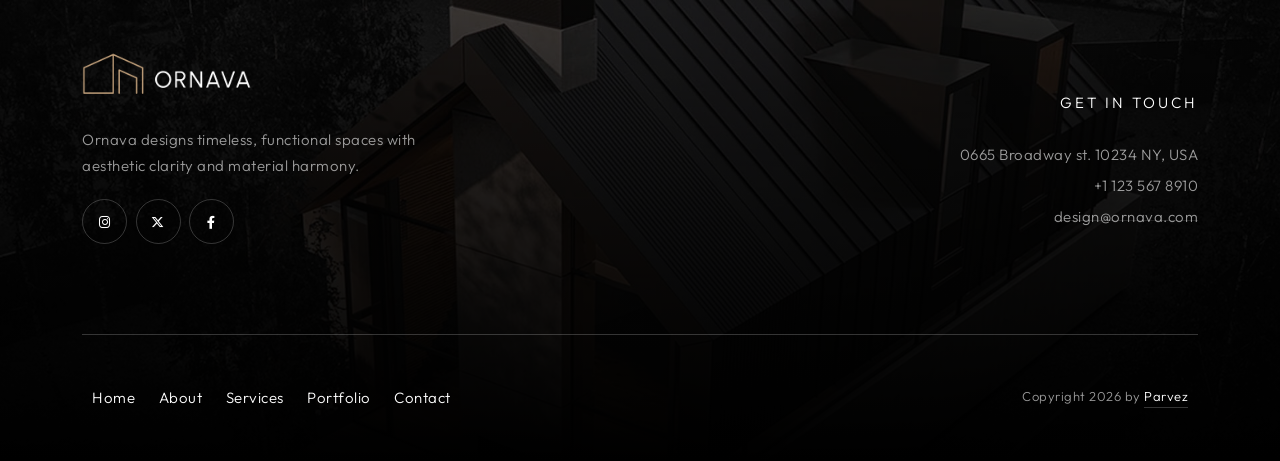
<file: services.html>
<!DOCTYPE html>
<html lang="en">


<head>
    <meta charset="utf-8">
    <meta http-equiv="X-UA-Compatible" content="IE=edge">
    <meta name="viewport" content="width=device-width, initial-scale=1">
    <title>Ornava - Architecture & Interior HTML Template</title>
    <link rel="icon" type="image/x-icon" href="img/favicon.ico">
    <link rel="preconnect" href="https://fonts.googleapis.com/">
    <link rel="preconnect" href="https://fonts.gstatic.com/" crossorigin>
    <link rel="stylesheet" href="https://fonts.googleapis.com/css2?family=Outfit:ital,wght@0,100..900;1,100..900&amp;display=swap">
    <link rel="stylesheet" href="css/plugins.css">
    <link rel="stylesheet" href="css/style.css">
</head>
<body>

    <!-- Preloader -->

    <div class="preloader-bg"></div>
    <div id="preloader">
        <div id="preloader-status">
            <div class="preloader-position loader"> <span></span> </div>
        </div>
    </div>
    <!-- Cursor -->
    <div class="cursor js-cursor"></div>
    <!-- Progress scroll totop -->
    <div class="progress-wrap cursor-pointer">
        <svg class="progress-circle svg-content" width="100%" height="100%" viewBox="-1 -1 102 102">
            <path d="M50,1 a49,49 0 0,1 0,98 a49,49 0 0,1 0,-98" />
        </svg>
    </div>
    <!-- Navbar -->
    <nav class="navbar navbar-expand-lg">
        <div class="container">
            <!-- Logo -->
            <div class="logo-wrapper">
                <a class="logo" href="index.html"><img src="img/logo.png" class="logo-img" alt=""></a>
            </div>
            <!-- Button -->
            <button class="navbar-toggler" type="button" data-bs-toggle="collapse" data-bs-target="#navbar" aria-controls="navbar" aria-expanded="false" aria-label="Toggle navigation"> <span class="navbar-toggler-icon"><i class="ti-menu"></i></span> </button>
            <!-- Menu -->
            <div class="collapse navbar-collapse" id="navbar">
                <ul class="navbar-nav ms-auto">

                    <li class="nav-item"><a class="nav-link" href="index.html"><span class="rolling-text">Home</span></a></li>  

                    <li class="nav-item"><a class="nav-link" href="about.html"><span class="rolling-text">About</span></a></li>

                    <li class="nav-item"><a class="nav-link" href="services.html"><span class="rolling-text">Service</span></a></li>

                    <li class="nav-item"><a class="nav-link" href="portfolio2.html"><span class="rolling-text">portfolio</span></a></li>

                    <li class="nav-item"><a class="nav-link" href="pricing.html"><span class="rolling-text">Pricing</span></a></li>

                    <li class="nav-item"><a class="nav-link" href="shop.html"><span class="rolling-text">Shop</span></a></li>

                    <li class="nav-item"><a class="nav-link" href="blog.html"><span class="rolling-text">blog</span></a></li>

                    
                    <li class="nav-item"><a class="nav-link" href="contact.html"><span class="rolling-text">Contact</span></a></li>
                </ul>
            </div>
        </div>
    </nav>

    <!-- Header Banner -->

    <div class="banner-header section-padding valign bg-img bg-imgfixed" data-overlay-dark="7" data-background="img/banner.jpg">
        <div class="container">
            <div class="row">
                <div class="col-md-12 text-center">
                    <h3>Our Services</h3>
                </div>
            </div>
        </div>
    </div>
    <!-- Services -->
    <section class="services section-padding">
        <div class="container">
            <div class="row justify-content-center">
                <div class="col-md-4">
                    <div class="item mb-25">
                        <a href="service-details.html"><span class="arrow fa-thin fa-arrow-up-right"></span></a>
                        <div class="icon"><i class="flaticon-houses"></i></div>
                        <h5>Architecture</h5>
                        <p>Architectural designs that balance aesthetics, function and innovative thinking.</p>
                    </div>
                </div>
                <div class="col-md-4">
                    <div class="item mb-25"> 
                        <a href="service-details.html"><span class="arrow fa-thin fa-arrow-up-right"></span></a>
                        <div class="icon"><i class="flaticon-living-room"></i></div>
                        <h5>Interior design</h5>
                        <p>We create elegant, functional interiors that reflect your lifestyle and personal taste.</p>
                    </div>
                </div>
                <div class="col-md-4">
                    <div class="item mb-25"> 
                        <a href="service-details.html"><span class="arrow fa-thin fa-arrow-up-right"></span></a>
                        <div class="icon"><i class="flaticon-interior-design"></i></div>
                        <h5>3D modelling</h5>
                        <p>High-quality 3D modelling solutions for architecture, interiors and products.</p>
                    </div>
                </div>
                <div class="col-md-4">
                    <div class="item mb-25">
                        <a href="service-details.html"><span class="arrow fa-thin fa-arrow-up-right"></span></a>
                        <div class="icon"><i class="flaticon-blueprint"></i></div>
                        <h5>Decor plan</h5>
                        <p>Creative decor plans that balance style, comfort and functional harmony.</p>
                    </div>
                </div>
                <div class="col-md-4">
                    <div class="item mb-25">
                        <a href="service-details.html"><span class="arrow fa-thin fa-arrow-up-right"></span></a>
                        <div class="icon"><i class="flaticon-kitchen"></i></div>
                        <h5>Kitchen design</h5>
                        <p>Transforming everyday cooking with elegant modern and functional kitchen design.</p>
                    </div>
                </div>
                <div class="col-md-4">
                    <div class="item mb-25">
                        <a href="service-details.html"><span class="arrow fa-thin fa-arrow-up-right"></span></a>
                        <div class="icon"><i class="flaticon-bathtub"></i></div>
                        <h5>Bathroom design</h5>
                        <p>Elevating daily routines with timeless, modern and elegant bathroom design.</p>
                    </div>
                </div>
            </div>
            <div class="row">
                <div class="col-md-12 text-center mt-30">
                    <div class="section-info">
                        <div class="tag"><i class="icon flaticon-interior-design"></i></div>
                        <div class="desc"><span class="text-decoration-line-bottom">Ornava</span> transforms spaces into living experiences.</div>
                    </div>
                </div>
            </div>
        </div>
    </section>

        <!-- Footer -->

    <footer class="footer">
        <div class="background banner-img bg-img bg-imgfixed bg-position-top" data-background="img/banner.jpg" data-overlay-dark="7">
            <div class="container">
                <!-- top -->
                <div class="top">
                    <div class="row align-items-center">
                        <div class="col-md-4">
                            <div class="item">
                                <div class="logo mb-30"><img src="img/logo.png" alt=""></div>
                                <p class="mb-15">Ornava designs timeless, functional spaces with aesthetic clarity and material harmony.</p>
                                <div class="social-icons mb-30">
                                    <ul class="list-inline">
                                        <li><a href="#"><i class="fa-brands fa-instagram"></i></a></li>
                                        <li><a href="#"><i class="fab fa-x-twitter"></i></a></li>
                                        <li><a href="#"><i class="fa-brands fa-facebook-f"></i></a></li>
                                    </ul>
                                </div>
                            </div>
                        </div>
                        <div class="col-md-8">
                            <div class="item text-end-left">
                                <h3 class="mb-30">Get in touch</h3>
                                <p class="mb-5">0665 Broadway st. 10234 NY, USA</p>
                                <div class="phone mb-5"><a href="tel:+11235678910">+1 123 567 8910</a></div>
                                <div class="mail"><a href="mailto:design@ornava.com">design@ornava.com</a></div>
                            </div>
                        </div>
                    </div>
                </div>
                <!-- bottom -->
                <div class="bottom">
                    <div class="row">
                        <div class="col-lg-8 col-md-12">
                            <div class="links">
                                <ul>
                                    <li><a href="index.html">Home</a></li>
                                    <li><a href="about.html">About</a></li>
                                    <li><a href="services.html">Services</a></li>
                                    <li><a href="portfolio.html">Portfolio</a></li>
                                    <li><a href="contact.html">Contact</a></li>
                                </ul>
                            </div>
                        </div>
                        <div class="col-lg-4 col-md-12 text-end">
                            <p>Copyright 2026 by <a href="#">Parvez</a></p>
                        </div>
                    </div>
                </div>
            </div>
        </div>
    </footer>
    <!-- jQuery -->
    <script src="js/jquery-3.7.1.min.js"></script>
    <script src="js/jquery-migrate-3.5.0.min.js"></script>
    <script src="js/modernizr-2.6.2.min.js"></script>
    <script src="js/imagesloaded.pkgd.min.js"></script>
    <script src="js/jquery.isotope.v3.0.2.js"></script>
    <script src="js/popper.min.js"></script>
    <script src="js/bootstrap.min.js"></script>
    <script src="js/scrollIt.min.js"></script>
    <script src="js/jquery.waypoints.min.js"></script>
    <script src="js/owl.carousel.min.js"></script>
    <script src="js/jquery.stellar.min.js"></script>
    <script src="js/jquery.magnific-popup.js"></script>
    <script src="js/YouTubePopUp.js"></script>
    
    <script src="js/custom.js"></script>
</body>

</html>
</file>
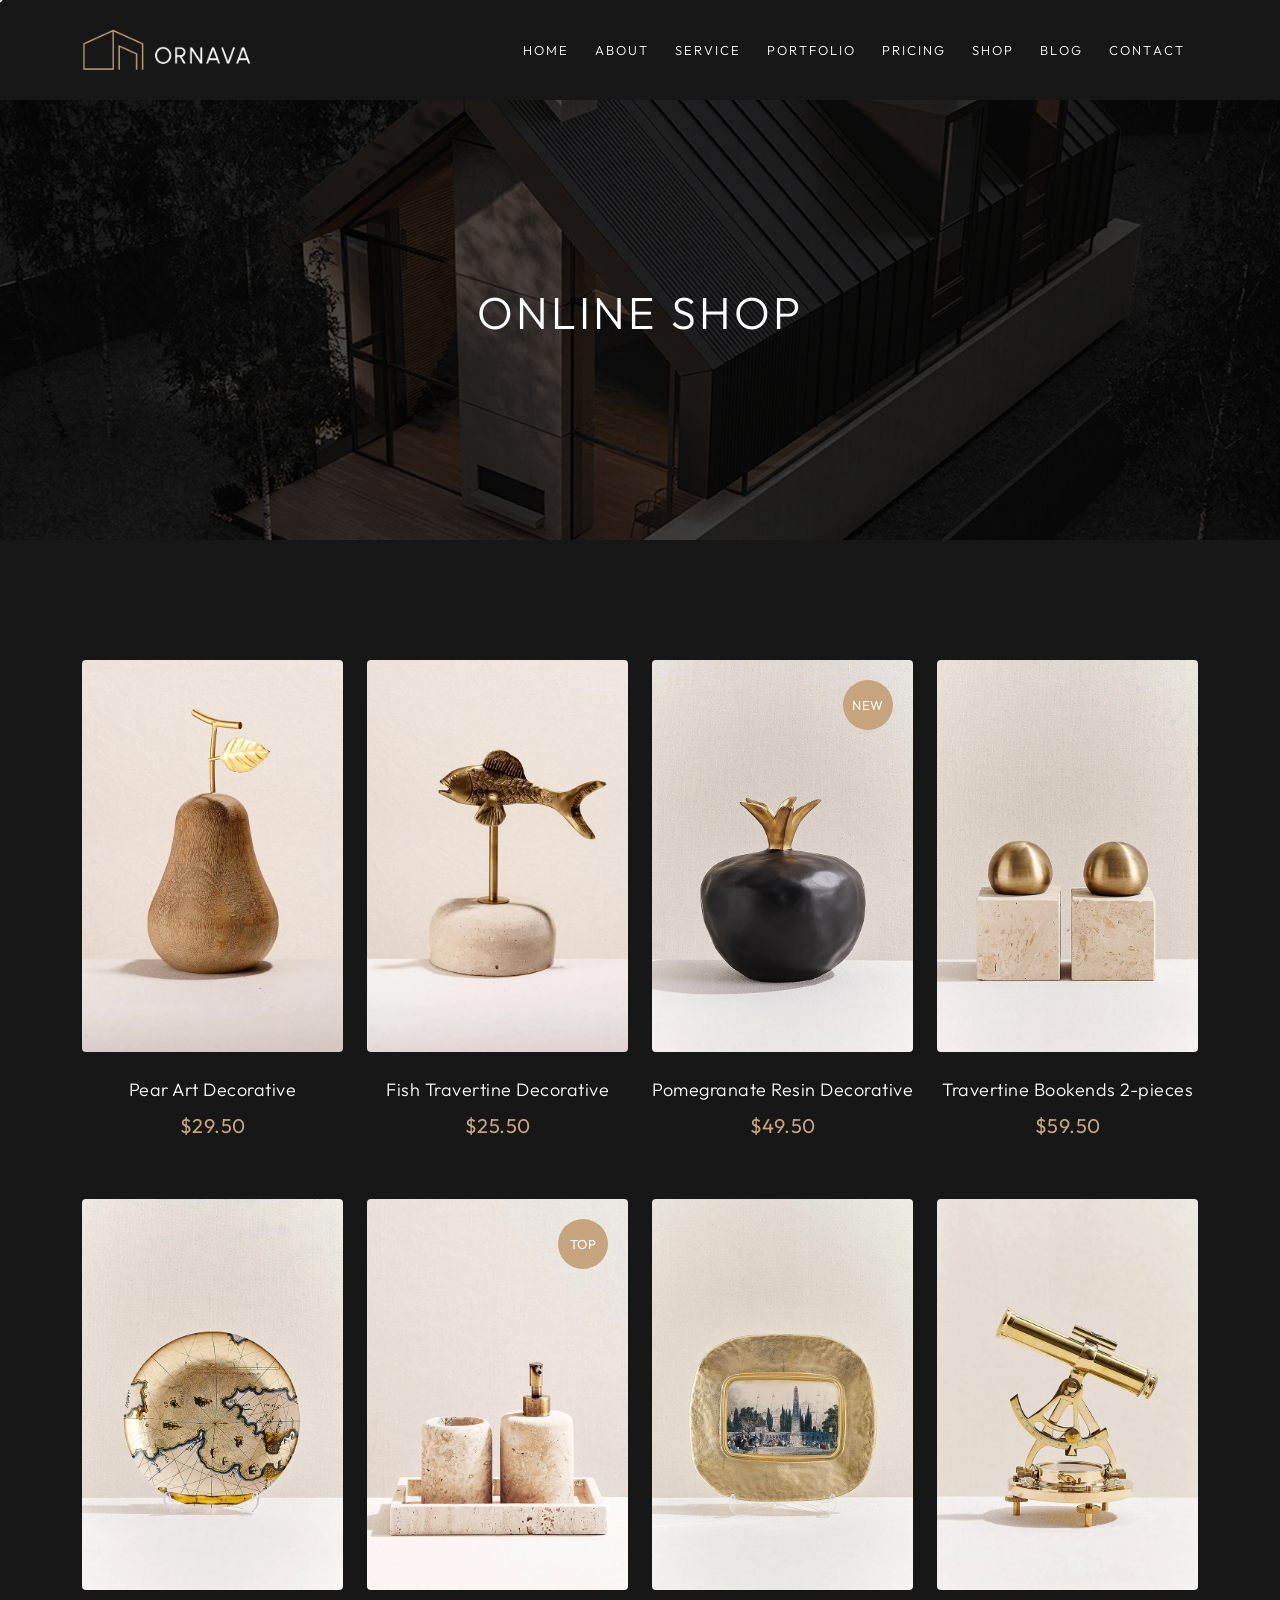
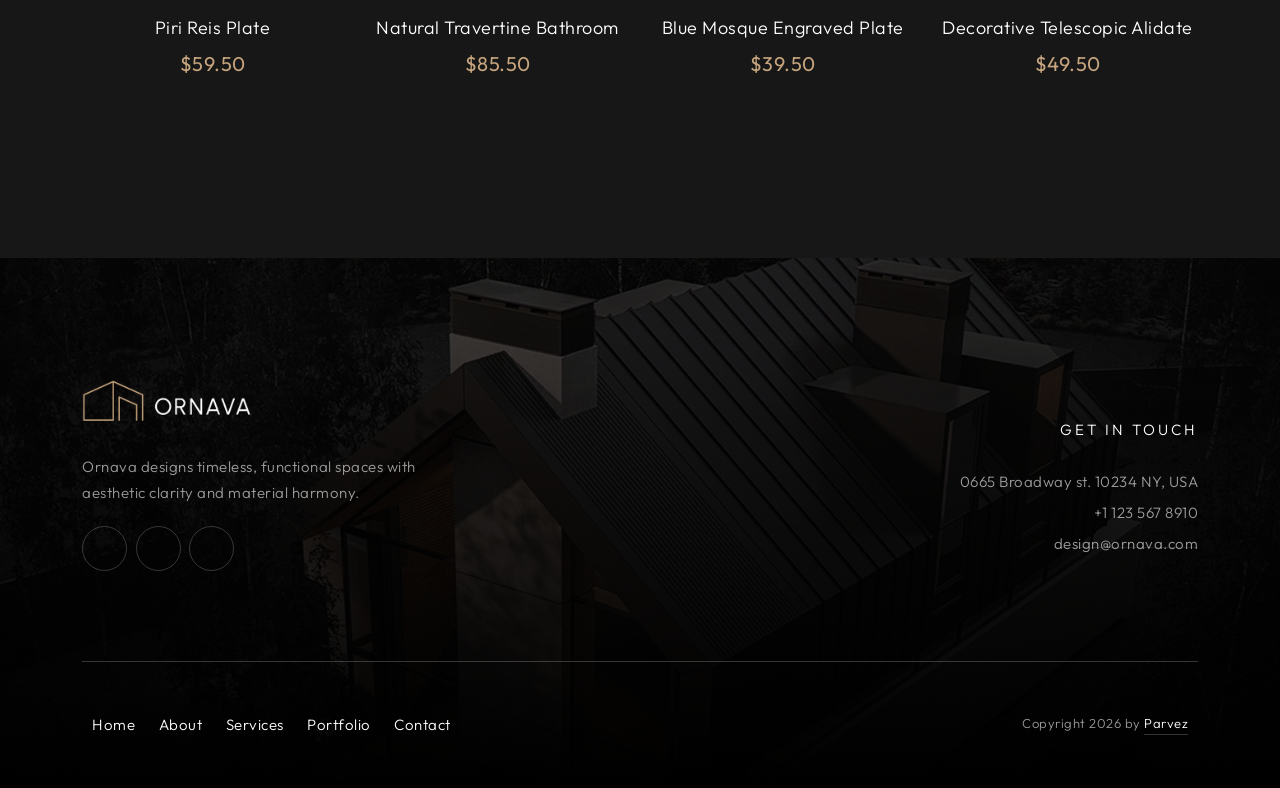
<file: shop.html>
<!DOCTYPE html>
<html lang="en">

<head>
    <meta charset="utf-8">
    <meta http-equiv="X-UA-Compatible" content="IE=edge">
    <meta name="viewport" content="width=device-width, initial-scale=1">
    <title>Ornava - Architecture & Interior HTML Template</title>
    <link rel="icon" type="image/x-icon" href="img/favicon.ico">
    <link rel="preconnect" href="https://fonts.googleapis.com/">
    <link rel="preconnect" href="https://fonts.gstatic.com/" crossorigin>
    <link rel="stylesheet" href="https://fonts.googleapis.com/css2?family=Outfit:ital,wght@0,100..900;1,100..900&amp;display=swap">
    <link rel="stylesheet" href="css/plugins.css">
    <link rel="stylesheet" href="css/style.css">
</head>
<body>
    <!-- Preloader -->
    <div class="preloader-bg"></div>
    <div id="preloader">
        <div id="preloader-status">
            <div class="preloader-position loader"> <span></span> </div>
        </div>
    </div>
    <!-- Cursor -->
    <div class="cursor js-cursor"></div>
    <!-- Progress scroll totop -->
    <div class="progress-wrap cursor-pointer">
        <svg class="progress-circle svg-content" width="100%" height="100%" viewBox="-1 -1 102 102">
            <path d="M50,1 a49,49 0 0,1 0,98 a49,49 0 0,1 0,-98" />
        </svg>
    </div>
    <!-- Navbar -->
    <nav class="navbar navbar-expand-lg">
        <div class="container">
            <!-- Logo -->
            <div class="logo-wrapper">
                <a class="logo" href="index.html"><img src="img/logo.png" class="logo-img" alt=""></a>
            </div>
            <!-- Button -->
            <button class="navbar-toggler" type="button" data-bs-toggle="collapse" data-bs-target="#navbar" aria-controls="navbar" aria-expanded="false" aria-label="Toggle navigation"> <span class="navbar-toggler-icon"><i class="ti-menu"></i></span> </button>
            <!-- Menu -->
            <div class="collapse navbar-collapse" id="navbar">
                <ul class="navbar-nav ms-auto">

                    <li class="nav-item"><a class="nav-link" href="index.html"><span class="rolling-text">Home</span></a></li>  

                    <li class="nav-item"><a class="nav-link" href="about.html"><span class="rolling-text">About</span></a></li>

                    <li class="nav-item"><a class="nav-link" href="services.html"><span class="rolling-text">Service</span></a></li>

                    <li class="nav-item"><a class="nav-link" href="portfolio2.html"><span class="rolling-text">portfolio</span></a></li>

                    <li class="nav-item"><a class="nav-link" href="pricing.html"><span class="rolling-text">Pricing</span></a></li>

                    <li class="nav-item"><a class="nav-link" href="shop.html"><span class="rolling-text">Shop</span></a></li>

                    <li class="nav-item"><a class="nav-link" href="blog.html"><span class="rolling-text">blog</span></a></li>

                    
                    <li class="nav-item"><a class="nav-link" href="contact.html"><span class="rolling-text">Contact</span></a></li>
                </ul>
            </div>
        </div>
    </nav>
    <!-- Header Banner -->
    <div class="banner-header section-padding valign bg-img bg-imgfixed" data-overlay-dark="7" data-background="img/banner.jpg">
        <div class="container">
            <div class="row">
                <div class="col-md-12 text-center">
                    <h3>Online Shop</h3>
                </div>
            </div>
        </div>
    </div>
    <!-- Shop -->
    <section class="shop section-padding">
        <div class="container">
            <div class="tab-content">
                <div class="tab-pane active">
                    <div class="row justify-content-center">
                        <div class="col-lg-3 col-md-6 mb-60">
                            <div class="item text-center clearfix">
                                <div class="img">
                                    <a href="#" class="img-wrap"><img src="img/shop/01.jpg" alt=""></a>
                                    <div class="icons ul-li-center clearfix">
                                        <ul class="clearfix">
                                            <li><a href="#"><i class="ti-shopping-cart"></i></a></li>
                                            <li><a href="#"><i class="ti-bell"></i></a></li>
                                            <li><a href="#"><i class="ti-thumb-up"></i></a></li>
                                            <li><a href="#"><i class="ti-heart"></i></a></li>
                                        </ul>
                                    </div>
                                </div>
                                <div class="cont">
                                    <h3 class="title">
                                        <a href="#">Pear Art Decorative</a>
                                    </h3> <span class="price">$29.50</span>
                                    <div class="rating-star ul-li-center clearfix">
                                        <ul class="clearfix">
                                            <li class="active"><i class="ti-star"></i></li>
                                            <li class="active"><i class="ti-star"></i></li>
                                            <li class="active"><i class="ti-star"></i></li>
                                            <li class="active"><i class="ti-star"></i></li>
                                            <li><i class="ti-star"></i></li>
                                        </ul>
                                    </div>
                                </div>
                            </div>
                        </div>
                        <div class="col-lg-3 col-md-6 mb-60">
                            <div class="item text-center clearfix">
                                <div class="img">
                                    <a href="shop-details.html" class="img-wrap"><img src="img/shop/02.jpg" alt=""></a>
                                    <div class="icons ul-li-center clearfix">
                                        <ul class="clearfix">
                                            <li><a href="#"><i class="ti-shopping-cart"></i></a></li>
                                            <li><a href="#"><i class="ti-bell"></i></a></li>
                                            <li><a href="#"><i class="ti-thumb-up"></i></a></li>
                                            <li><a href="#"><i class="ti-heart"></i></a></li>
                                        </ul>
                                    </div>
                                </div>
                                <div class="cont">
                                    <h3 class="title">
                                        <a href="shop-details.html">Fish Travertine Decorative</a>
                                    </h3> <span class="price">$25.50</span>
                                    <div class="rating-star ul-li-center clearfix">
                                        <ul class="clearfix">
                                            <li class="active"><i class="ti-star"></i></li>
                                            <li class="active"><i class="ti-star"></i></li>
                                            <li class="active"><i class="ti-star"></i></li>
                                            <li class="active"><i class="ti-star"></i></li>
                                            <li class="active"><i class="ti-star"></i></li>
                                        </ul>
                                    </div>
                                </div>
                            </div>
                        </div>
                        <div class="col-lg-3 col-md-6 mb-60">
                            <div class="item text-center clearfix">
                                <div class="img">
                                    <a href="shop-details.html" class="img-wrap"><img src="img/shop/03.jpg" alt=""></a>
                                    <div class="label ul-li-right">
                                        <ul class="clearfix">
                                            <li class="bg">NEW</li>
                                        </ul>
                                    </div>
                                    <div class="icons ul-li-center clearfix">
                                        <ul class="clearfix">
                                            <li><a href="#"><i class="ti-shopping-cart"></i></a></li>
                                            <li><a href="#"><i class="ti-bell"></i></a></li>
                                            <li><a href="#"><i class="ti-thumb-up"></i></a></li>
                                            <li><a href="#"><i class="ti-heart"></i></a></li>
                                        </ul>
                                    </div>
                                </div>
                                <div class="cont">
                                    <h3 class="title">
                                        <a href="shop-details.html">Pomegranate Resin Decorative</a>
                                    </h3> <span class="price">$49.50</span>
                                    <div class="rating-star ul-li-center clearfix">
                                        <ul class="clearfix">
                                            <li class="active"><i class="ti-star"></i></li>
                                            <li class="active"><i class="ti-star"></i></li>
                                            <li class="active"><i class="ti-star"></i></li>
                                            <li class="active"><i class="ti-star"></i></li>
                                            <li><i class="ti-star"></i></li>
                                        </ul>
                                    </div>
                                </div>
                            </div>
                        </div>
                        <div class="col-lg-3 col-md-6 mb-60">
                            <div class="item text-center clearfix">
                                <div class="img">
                                    <a href="shop-details.html" class="img-wrap"><img src="img/shop/04.jpg" alt=""></a>
                                    <div class="icons ul-li-center clearfix">
                                        <ul class="clearfix">
                                            <li><a href="#"><i class="ti-shopping-cart"></i></a></li>
                                            <li><a href="#"><i class="ti-bell"></i></a></li>
                                            <li><a href="#"><i class="ti-thumb-up"></i></a></li>
                                            <li><a href="#"><i class="ti-heart"></i></a></li>
                                        </ul>
                                    </div>
                                </div>
                                <div class="cont">
                                    <h3 class="title">
                                        <a href="shop-details.html">Travertine Bookends 2-pieces</a>
                                    </h3> <span class="price">$59.50</span>
                                    <div class="rating-star ul-li-center clearfix">
                                        <ul class="clearfix">
                                            <li class="active"><i class="ti-star"></i></li>
                                            <li class="active"><i class="ti-star"></i></li>
                                            <li class="active"><i class="ti-star"></i></li>
                                            <li class="active"><i class="ti-star"></i></li>
                                            <li><i class="ti-star"></i></li>
                                        </ul>
                                    </div>
                                </div>
                            </div>
                        </div>
                        <div class="col-lg-3 col-md-6 mb-60">
                            <div class="item text-center clearfix">
                                <div class="img">
                                    <a href="shop-details.html" class="img-wrap"><img src="img/shop/05.jpg" alt=""></a>
                                    <div class="icons ul-li-center clearfix">
                                        <ul class="clearfix">
                                            <li><a href="#"><i class="ti-shopping-cart"></i></a></li>
                                            <li><a href="#"><i class="ti-bell"></i></a></li>
                                            <li><a href="#"><i class="ti-thumb-up"></i></a></li>
                                            <li><a href="#"><i class="ti-heart"></i></a></li>
                                        </ul>
                                    </div>
                                </div>
                                <div class="cont">
                                    <h3 class="title">
                                        <a href="shop-details.html">Piri Reis Plate</a>
                                    </h3> <span class="price">$59.50</span>
                                    <div class="rating-star ul-li-center clearfix">
                                        <ul class="clearfix">
                                            <li class="active"><i class="ti-star"></i></li>
                                            <li class="active"><i class="ti-star"></i></li>
                                            <li class="active"><i class="ti-star"></i></li>
                                            <li class="active"><i class="ti-star"></i></li>
                                            <li class="active"><i class="ti-star"></i></li>
                                        </ul>
                                    </div>
                                </div>
                            </div>
                        </div>
                        <div class="col-lg-3 col-md-6 mb-60">
                            <div class="item text-center clearfix">
                                <div class="img">
                                    <a href="shop-details.html" class="img-wrap"><img src="img/shop/06.jpg" alt=""></a>
                                    <div class="label ul-li-right">
                                        <ul class="clearfix">
                                            <li class="bg">TOP</li>
                                        </ul>
                                    </div>
                                    <div class="icons ul-li-center clearfix">
                                        <ul class="clearfix">
                                            <li><a href="#"><i class="ti-shopping-cart"></i></a></li>
                                            <li><a href="#"><i class="ti-bell"></i></a></li>
                                            <li><a href="#"><i class="ti-thumb-up"></i></a></li>
                                            <li><a href="#"><i class="ti-heart"></i></a></li>
                                        </ul>
                                    </div>
                                </div>
                                <div class="cont">
                                    <h3 class="title">
                                        <a href="shop-details.html">Natural Travertine Bathroom</a>
                                    </h3> <span class="price">$85.50</span>
                                    <div class="rating-star ul-li-center clearfix">
                                        <ul class="clearfix">
                                            <li class="active"><i class="ti-star"></i></li>
                                            <li class="active"><i class="ti-star"></i></li>
                                            <li class="active"><i class="ti-star"></i></li>
                                            <li class="active"><i class="ti-star"></i></li>
                                            <li><i class="ti-star"></i></li>
                                        </ul>
                                    </div>
                                </div>
                            </div>
                        </div>
                        <div class="col-lg-3 col-md-6 mb-60">
                            <div class="item text-center clearfix">
                                <div class="img">
                                    <a href="shop-details.html" class="img-wrap"><img src="img/shop/07.jpg" alt=""></a>
                                    <div class="icons ul-li-center clearfix">
                                        <ul class="clearfix">
                                            <li><a href="#"><i class="ti-shopping-cart"></i></a></li>
                                            <li><a href="#"><i class="ti-bell"></i></a></li>
                                            <li><a href="#"><i class="ti-thumb-up"></i></a></li>
                                            <li><a href="#"><i class="ti-heart"></i></a></li>
                                        </ul>
                                    </div>
                                </div>
                                <div class="cont">
                                    <h3 class="title">
                                        <a href="shop-details.html">Blue Mosque Engraved Plate</a>
                                    </h3> <span class="price">$39.50</span>
                                    <div class="rating-star ul-li-center clearfix">
                                        <ul class="clearfix">
                                            <li class="active"><i class="ti-star"></i></li>
                                            <li class="active"><i class="ti-star"></i></li>
                                            <li class="active"><i class="ti-star"></i></li>
                                            <li class="active"><i class="ti-star"></i></li>
                                            <li><i class="ti-star"></i></li>
                                        </ul>
                                    </div>
                                </div>
                            </div>
                        </div>
                        <div class="col-lg-3 col-md-6 mb-60">
                            <div class="item text-center clearfix">
                                <div class="img">
                                    <a href="shop-details.html" class="img-wrap"><img src="img/shop/08.jpg" alt=""></a>
                                    <div class="icons ul-li-center clearfix">
                                        <ul class="clearfix">
                                            <li><a href="#"><i class="ti-shopping-cart"></i></a></li>
                                            <li><a href="#"><i class="ti-bell"></i></a></li>
                                            <li><a href="#"><i class="ti-thumb-up"></i></a></li>
                                            <li><a href="#"><i class="ti-heart"></i></a></li>
                                        </ul>
                                    </div>
                                </div>
                                <div class="cont">
                                    <h3 class="title">
                                        <a href="shop-details.html">Decorative Telescopic Alidate</a>
                                    </h3> <span class="price">$49.50</span>
                                    <div class="rating-star ul-li-center clearfix">
                                        <ul class="clearfix">
                                            <li class="active"><i class="ti-star"></i></li>
                                            <li class="active"><i class="ti-star"></i></li>
                                            <li class="active"><i class="ti-star"></i></li>
                                            <li><i class="ti-star"></i></li>
                                            <li><i class="ti-star"></i></li>
                                        </ul>
                                    </div>
                                </div>
                            </div>
                        </div>
                    </div>
                </div>
            </div>
        </div>
    </section>
    <!-- Footer -->
    <footer class="footer">
        <div class="background banner-img bg-img bg-imgfixed bg-position-top" data-background="img/banner.jpg" data-overlay-dark="7">
            <div class="container">
                <!-- top -->
                <div class="top">
                    <div class="row align-items-center">
                        <div class="col-md-4">
                            <div class="item">
                                <div class="logo mb-30"><img src="img/logo.png" alt=""></div>
                                <p class="mb-15">Ornava designs timeless, functional spaces with aesthetic clarity and material harmony.</p>
                                <div class="social-icons mb-30">
                                    <ul class="list-inline">
                                        <li><a href="#"><i class="fa-brands fa-instagram"></i></a></li>
                                        <li><a href="#"><i class="fab fa-x-twitter"></i></a></li>
                                        <li><a href="#"><i class="fa-brands fa-facebook-f"></i></a></li>
                                    </ul>
                                </div>
                            </div>
                        </div>
                        <div class="col-md-8">
                            <div class="item text-end-left">
                                <h3 class="mb-30">Get in touch</h3>
                                <p class="mb-5">0665 Broadway st. 10234 NY, USA</p>
                                <div class="phone mb-5"><a href="tel:+11235678910">+1 123 567 8910</a></div>
                                <div class="mail"><a href="mailto:design@ornava.com">design@ornava.com</a></div>
                            </div>
                        </div>
                    </div>
                </div>
                <!-- bottom -->
                <div class="bottom">
                    <div class="row">
                        <div class="col-lg-8 col-md-12">
                            <div class="links">
                                <ul>
                                    <li><a href="index.html">Home</a></li>
                                    <li><a href="about.html">About</a></li>
                                    <li><a href="services.html">Services</a></li>
                                    <li><a href="portfolio.html">Portfolio</a></li>
                                    <li><a href="contact.html">Contact</a></li>
                                </ul>
                            </div>
                        </div>
                        <div class="col-lg-4 col-md-12 text-end">
                            <p>Copyright 2026 by <a href="#">Parvez</a></p>
                        </div>
                    </div>
                </div>
            </div>
        </div>
    </footer>
    <!-- jQuery -->
    <script src="js/jquery-3.7.1.min.js"></script>
    <script src="js/jquery-migrate-3.5.0.min.js"></script>
    <script src="js/modernizr-2.6.2.min.js"></script>
    <script src="js/imagesloaded.pkgd.min.js"></script>
    <script src="js/jquery.isotope.v3.0.2.js"></script>
    <script src="js/popper.min.js"></script>
    <script src="js/bootstrap.min.js"></script>
    <script src="js/scrollIt.min.js"></script>
    <script src="js/jquery.waypoints.min.js"></script>
    <script src="js/owl.carousel.min.js"></script>
    <script src="js/jquery.stellar.min.js"></script>
    <script src="js/jquery.magnific-popup.js"></script>
    <script src="js/YouTubePopUp.js"></script>
    <script src="js/custom.js"></script>
</body>

</html>
</file>
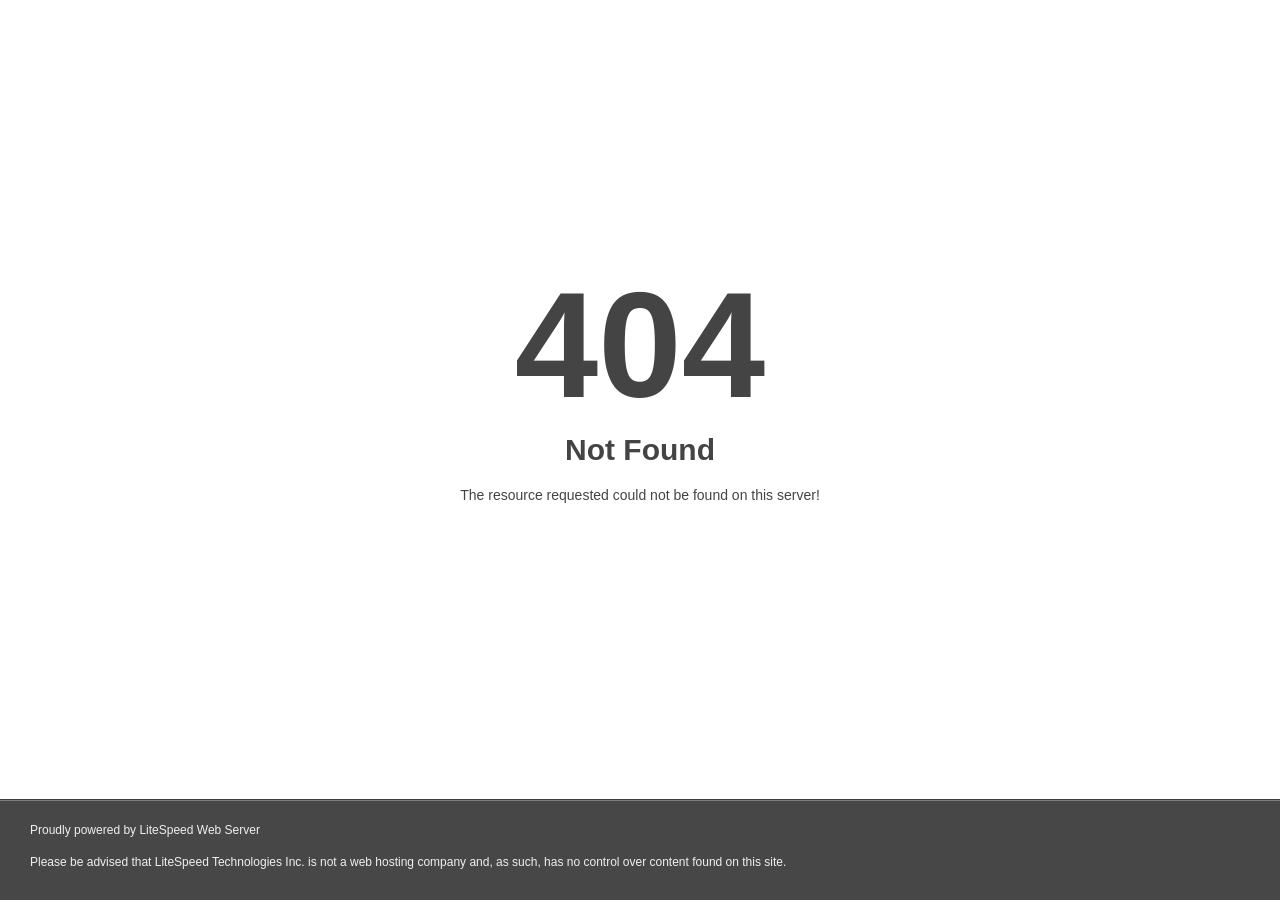
<file: css/plugins/owl.video.play.html>
<!DOCTYPE html>
<html style="height:100%">
<head>
<meta name="viewport" content="width=device-width, initial-scale=1, shrink-to-fit=no" />
<title> 404 Not Found
</title><style>@media (prefers-color-scheme:dark){body{background-color:#000!important}}</style></head>
<body style="color: #444; margin:0;font: normal 14px/20px Arial, Helvetica, sans-serif; height:100%; background-color: #fff;">
<div style="height:auto; min-height:100%; ">     <div style="text-align: center; width:800px; margin-left: -400px; position:absolute; top: 30%; left:50%;">
        <h1 style="margin:0; font-size:150px; line-height:150px; font-weight:bold;">404</h1>
<h2 style="margin-top:20px;font-size: 30px;">Not Found
</h2>
<p>The resource requested could not be found on this server!</p>
</div></div><div style="color:#f0f0f0; font-size:12px;margin:auto;padding:0px 30px 0px 30px;position:relative;clear:both;height:100px;margin-top:-101px;background-color:#474747;border-top: 1px solid rgba(0,0,0,0.15);box-shadow: 0 1px 0 rgba(255, 255, 255, 0.3) inset;">
<br>Proudly powered by LiteSpeed Web Server<p>Please be advised that LiteSpeed Technologies Inc. is not a web hosting company and, as such, has no control over content found on this site.</p></div></body></html>
</file>
<file: css/style.css>
/* ------------------------------------------

1. Basic and Typography style
2. Helper style
3. Selection style
4. Cursor & Drag style
5. Preloader style
6. Owl-Theme custom style
7. Section style
8. Navbar style
9. Header style
10. Slider and Slider-fade style
11. Kenburns Slider style
12. Home Carousel style
13. Page Banner Header style
14. Video Background style
15. About style
16. Services style
17. Services 2 style
18. Service Details style
19. Team style
20. Team Details style
21. Portfolio style
22. Portfolio 2 style
23. Portfolio 3 style
24. Portfolio 4 style
25. Portfolio Single style
26. Projects style
27. Pricing style
28. Gallery Image style
29. Gallery Image/Portfolio style
30. Gallery Scroll style
31. Magnific Popup custom style
32. Testimonials 1 style
33. Testimonials 2 style
34. Promo Video style
35. Banner Video style
36. Accordion Box (for Faqs) style
37. Blog style
38. Blog Sidebar style
39. Post style
40. Page style
41. Contact style
42. 404 Page style
43. Button style
44. Footer style
45. toTop Button style
46. Overlay Effect Bg image style
47. Responsive style

[ Newly Added ]

48. Slider Grid Background
49. Before-After style
50. Process style
51. Pricing 2 style
52. Portfolio 5 style
53. Careers style
54. Shop Page
55. Shop Details
56. Shop Cart
57. Services 3
58. Portfolio 6 style

------------------------------------------ */


/* ======= Basic and Typography style ======= */
html,
body {
    -moz-osx-font-smoothing: grayscale;
    -webkit-font-smoothing: antialiased;
    -moz-font-smoothing: antialiased;
    font-smoothing: antialiased;
}
* {
    margin: 0;
    padding: 0;
    -webkit-box-sizing: border-box;
    box-sizing: border-box;
    outline: none;
    list-style: none;
    word-wrap: break-word;
}
body {
    font-family: "Outfit", sans-serif;
    font-size: 15px;
    font-weight: 300;
    line-height: 1.75em;
    color: #737373;
    overflow-x: hidden !important;
    background-color: #171717;
    letter-spacing: 0.5px;
}
p {
    font-family: "Outfit", sans-serif;
    font-size: 15px;
    font-weight: 300;
    line-height: 1.75em;
    color: #737373;
    margin-bottom: 15px;
    letter-spacing: 0.5px;
}
h1,
h2,
h3,
h4,
h5,
h6 {
    font-family: "Outfit", sans-serif;
    font-weight: 300;
    line-height: 1.2em;
    margin: 0 0 15px 0;
    color: #171717;
    letter-spacing: 0.5px;
}
h1 {
    font-size: 60px;
}
h2 {
    font-size: 40px;
}
h3 {
    font-size: 30px;
}
h4 {
    font-size: 24px;
}
h5 {
    font-size: 20px;
}
h6 {
    font-size: 15px;
}
img {
    width: 100%;
    height: auto;
}
img {
    -webkit-transition: all 0.5s;
    -o-transition: all 0.5s;
    transition: all 0.5s;
}
span,
a,
a:hover {
    display: inline-block;
    text-decoration: none;
    color: inherit;
}
b {
    font-weight: 400;
    color: #171717;
}
.flex {
    display: -webkit-box;
    display: -ms-flexbox;
    display: flex;
    outline: none;
}
/* text field */
input[type="password"]:focus,
input[type="email"]:focus,
input[type="text"]:focus,
input[type="file"]:focus,
input[type="radio"]:focus,
input[type="checkbox"]:focus,
textarea:focus {
    outline: none;
}
input[type="password"],
input[type="email"],
input[type="text"],
input[type="file"],
textarea {
    max-width: 100%;
    margin-bottom: 15px;
    padding: 16px;
    height: auto;
    background-color: transparent;
    -webkit-box-shadow: none;
    box-shadow: none;
    display: block;
    width: 100%;
    line-height: 1.5em;
    font-family: "Outfit", sans-serif;
    font-size: 15px;
    font-weight: 300;
    color: #737373;
    background-image: none;
    border: 1px solid rgba(255, 255, 255, 0.1);
    border-radius: 4px;
    transition: border 0.3s ease-in-out, box-shadow 0.3s ease-in-out;
    letter-spacing: .3px;
}
input[type="password"]:hover,
input[type="email"]:hover,
input[type="text"]:hover,
input[type="file"]:hover,
textarea:hover,
input[type="password"]:focus,
input[type="email"]:focus,
input[type="text"]:focus,
input[type="file"]:focus,
textarea:focus {
    border: 1px solid #c5a47e;
    background: transparent;
    outline: none;
}
input[type="submit"],
input[type="reset"],
input[type="button"],
button {
    text-shadow: none;
    box-shadow: none;
    line-height: 1.75em;
    background: transparent;
    border: 1px solid transparent;
    outline: none;
}
input[type="submit"]:hover,
input[type="reset"]:hover,
input[type="button"]:hover,
button:hover {
    border: 1px solid transparent;
    outline: none;
}
input[type="password"]:active,
input[type="email"]:active,
input[type="text"]:active,
input[type="file"]:active,
input[type="password"]:focus,
input[type="email"]:focus,
input[type="text"]:focus,
input[type="file"]:focus,
textarea:active,
textarea:focus {
    border: 1px solid #c5a47e;
    background: transparent;
    outline: none;
}
input[type="number"]:focus {
    outline: none;
}
input[type="number"] {
    max-width: 100%;
    margin-bottom: 15px;
    padding: 14px 20px;
    height: auto;
    background-color: #1f1f1f;
    -webkit-box-shadow: none;
    box-shadow: none;
    display: block;
    width: 100%;
    line-height: 1.5em;
    font-size: 15px;
    font-weight: 300;
    color: #737373;
    background-image: none;
    border: none;
    border-radius: 40px;
}
input[type="number"] {
    max-width: 120px;
    width: 120px;
    margin-bottom: 0;
    padding: 12px 30px;
}
select {
    padding: 10px;
    border-radius: 4px;
}
table,
th,
tr,
td {
    border: 1px solid #f8f5f0;
}
th,
tr,
td {
    padding: 10px;
}
input[type="radio"],
input[type="checkbox"] {
    display: inline;
}
input[type="submit"] {
    font-weight: 300;
    font-family: "Outfit", sans-serif;
    text-transform: uppercase;
    background: #171717;
    color: #fff;
    padding: 8px 24px;
    margin: 0;
    position: relative;
    font-size: 15px;
    letter-spacing: 2px;
}
.alert-success {
    background: transparent;
    color: #fff;
    border: 1px solid #c5a47e;
    border-radius: 0px;
}
/* form-group */
.form-group {
    position: relative;
}
.form-group .form-icon {
    position: absolute;
    top: 50%;
    -webkit-transform: translateY(-50%);
    transform: translateY(-50%);
    padding-top: 2px;
    left: 25px;
    pointer-events: none;
}
.form-group .form-icon i {
    color: #fff !important;
}
.form-group input,
.form-group select,
.form-group textarea {
    padding-left: 55px;
}
.form-group.form-textarea .form-icon {
    top: 15px;
    -webkit-transform: translateY(0);
    transform: translateY(0);
}
.form-group input,
.form-group select,
.form-group textarea,
.footer .top .item .newsletter input {
    padding-left: 55px !important;
}

/* placeholder */
::-webkit-input-placeholder {
    color: #737373;
    font-size: 15px;
    font-weight: 300;
}
:-moz-placeholder {
    color: #737373;
}
::-moz-placeholder {
    color: #737373;
    opacity: 1;
}
:-ms-input-placeholder {
    color: #737373;
}
/* blockquote */
blockquote {
    padding: 40px 50px;
    display: block;
    position: relative;
    background-color: #c5a47e;
    overflow: hidden;
    color: #fff;
    border-radius: 4px;
}
blockquote p {
    font-family: inherit;
    margin-bottom: 0 !important;
    color: #171717;
    width: 100%;
    position: relative;
    z-index: 3;
}
blockquote:before {
    content: '\e645';
    font-family: 'Themify';
    position: absolute;
    right: 45px;
    bottom: 45px;
    font-size: 95px;
    opacity: 0.075;
    line-height: 1;
    color: #242424;
    font-style: normal;
}
blockquote p {
    font-size: 18px;
    line-height: 1.5em;
    margin-bottom: 0;
    color: #242424;
}
blockquote p a {
    color: inherit;
}
blockquote cite {
    display: inline-block;
    font-family: "Outfit", sans-serif;
    font-size: 15px;
    position: relative;
    padding-left: 40px;
    border-color: inherit;
    line-height: 1;
    margin-top: 15px;
    font-style: italic;
    color: #171717;
    font-weight: 300;
}
blockquote cite:before {
    content: '';
    position: absolute;
    left: 0;
    bottom: 5px;
    width: 30px;
    height: 2px;
    border-top: 2px solid rgba(0, 0, 0, 0.1);
    border-radius: 30px;
}
blockquote.vert-move {
    -webkit-animation: mover 1s infinite alternate;
    animation: mover 1s infinite alternate;
}
@-webkit-keyframes mover {
    0% {
        transform: translateY(0);
    }
    100% {
        transform: translateY(-10px);
    }
}
@keyframes mover {
    0% {
        transform: translateY(0);
    }
    100% {
        transform: translateY(-10px);
    }
}


/* ======= Helper style ======= */
.mt-0 {
    margin-top: 0 !important;
}
.mt-5 {
    margin-top: 5px !important;
}
.mt-10 {
    margin-top: 10px !important;
}
.mt-15 {
    margin-top: 15px !important;
}
.mt-20 {
    margin-top: 20px !important;
}
.mt-30 {
    margin-top: 30px !important;
}
.mt-45 {
    margin-top: 45px !important;
}
.mt-60 {
    margin-top: 60px !important;
}
.mt-90 {
    margin-top: 90px !important;
}
.mb-0 {
    margin-bottom: 0 !important;
}
.mb-5 {
    margin-bottom: 5px !important;
}
.mb-10 {
    margin-bottom: 10px !important;
}
.mb-15 {
    margin-bottom: 15px !important;
}
.mb-20 {
    margin-bottom: 15px !important;
}
.mb-25 {
    margin-bottom: 25px !important;
}
.mb-30 {
    margin-bottom: 30px !important;
}
.mb-40 {
    margin-bottom: 40px !important;
}
.mb-45 {
    margin-bottom: 45px !important;
}
.mb-60 {
    margin-bottom: 60px !important;
}
.mb-90 {
    margin-bottom: 90px !important;
}
.pb-0 {
    padding-bottom: 0 !important;
}
.pt-80 {
    padding-top: 80px !important;
}
.mb-100 {
    margin-bottom: 100px !important;
}
.mt-100 {
    margin-top: 100px !important;
}
.mt-50 {
    margin-top: 50px;
}
.mr-15 {
    margin-right: 15px;
}
.no-padding {
    padding: 0 !important;
}
/* important */
.o-hidden {
    overflow: hidden;
}
.position-re {
    position: relative;
}
.full-width {
    width: 100%;
}
.bg-img {
    background-size: cover;
    background-repeat: no-repeat;
}
.bg-fixed {
    background-attachment: fixed;
}
.pattern {
    background-repeat: repeat;
    background-size: auto;
}
.bold {
    font-weight: 300;
}
.count {
    font-family: "Outfit", sans-serif;
}
.valign {
    display: -webkit-box;
    display: -ms-flexbox;
    display: flex;
    -webkit-box-align: center;
    -ms-flex-align: center;
    align-items: center;
}
.v-middle {
    position: absolute;
    width: 100%;
    top: 50%;
    left: 0;
    -webkit-transform: translate(0%, -50%);
    transform: translate(0%, -50%);
}
.v-bottom {
    position: absolute;
    width: 100%;
    bottom: 5%;
    left: 0;
    -webkit-transform: translate(0%, -5%);
    transform: translate(0%, -5%);
}
.js .animate-box {
    opacity: 0;
}
:root {
    scroll-behavior: auto;
}
/* background & color */
.bg-darkbrown {
    background: #1f1f1f;
}
.bg-lightbrown {
    background: #f1f3f5;
}
.bg-gradient-lightbrown-transparent {
    background: linear-gradient(to top, rgba(255, 255, 255, 0) 0%, #f1f3f5 100%);
}
.bg-white {
    background: #fff;
}
.bg-position-top {
    background-position: top;
}
.bg-position-center {
    background-position: center;
}
.bg-position-bottom {
    background-position: bottom;
}
.feather-shadow {
    mask-image: linear-gradient(to right, transparent 0, #171717 20%, #171717 80%, transparent 100%);
    -webkit-mask-image: linear-gradient(to right, transparent 0, #171717 20%, #171717 80%, transparent 100%);
}
.feather-shadow2 {
    mask-image: linear-gradient(to right, transparent 6%, #171717 20%, #171717 80%, transparent 92%);
    -webkit-mask-image: linear-gradient(to right, transparent 6%, #171717 20%, #171717 80%, transparent 92%);
}
/* star - white  */
.star {
    position: relative;
    display: inline-block;
    width: 0;
    height: 0;
    margin-left: 0.9em;
    margin-right: 0.9em;
    margin-bottom: 2em;
    border-right: 0.3em solid transparent;
    border-bottom: 0.7em solid #fff;
    border-left: 0.3em solid transparent;
    /* Controlls the size of the stars. */
    font-size: 8px;
}
.star:before,
.star:after {
    content: "";
    display: block;
    width: 0;
    height: 0;
    position: absolute;
    top: 0.6em;
    left: -1em;
    border-right: 1em solid transparent;
    border-bottom: 0.7em solid #fff;
    border-left: 1em solid transparent;
    transform: rotate(-35deg);
}
.star:after {
    transform: rotate(35deg);
}
/* star rating  */
.star-rating {
    position: relative;
    display: inline-block;
    width: 0;
    height: 0;
    margin-left: 0.9em;
    margin-right: 0.9em;
    margin-bottom: 2em;
    border-right: 0.3em solid transparent;
    border-bottom: 0.7em solid #ffd27d;
    border-left: 0.3em solid transparent;
    /* Controlls the size of the stars. */
    font-size: 8px;
}
.star-rating:before,
.star-rating:after {
    content: "";
    display: block;
    width: 0;
    height: 0;
    position: absolute;
    top: 0.6em;
    left: -1em;
    border-right: 1em solid transparent;
    border-bottom: 0.7em solid #ffd27d;
    border-left: 1em solid transparent;
    transform: rotate(-35deg);
}
.star-rating:after {
    transform: rotate(35deg);
}
/* call-center */
.call-center {
    display: flex;
    align-items: center;
}
.call-center .icon {
    position: relative;
    top: 2px;
    width: 65px;
    height: 65px;
    line-height: 65px;
    text-align: center;
    border-radius: 100%;
    font-size: 20px;
    background: rgba(0, 0, 0, 0.3);
    backdrop-filter: blur(10px);
    -webkit-backdrop-filter: blur(10px);
    box-shadow: 0 8px 32px rgba(0, 0, 0, 0.3);
}
.call-center .icon i {
    color: #fff;
}
.call-center .icon span {
    font-size: 43px;
    color: #c5a47e;
    line-height: 50px;
}
.call-center .text {
    margin-left: 15px;
}
.call-center .text p {
    font-size: 15px;
    font-weight: 300;
    margin-bottom: 3px;
    color: rgba(255, 255, 255, 0.7);
}
.call-center .text p small {
    color: #fff;
    font-size: 15px;
    text-transform: none;
    letter-spacing: 0;
    font-weight: 300;
}
.call-center .text a {
    color: #fff;
    font-size: 30px;
    font-weight: 300;
}
.call .section-title {
    font-family: "Outfit", sans-serif;
    font-size: 36px;
    line-height: 1.2em;
    font-weight: 300;
    color: #171717;
    margin-bottom: 15px;
}

/* ======= Selection style ======= */
::-webkit-selection {
    color: #fff;
    background: #171717;
}
::-moz-selection {
    color: #fff;
    background: #171717;
}
::selection {
    color: #fff;
    background: #171717;
}


/* ======= Cursor & Drag style  ======= */
/* cursor styles */
.cursor {
    position: fixed;
    top: -40px;
    left: -40px;
    pointer-events: none;
    z-index: 9999;
    mix-blend-mode: difference;
}
.cursor:before {
    content: "";
    width: 75px;
    height: 75px;
    display: flex;
    justify-content: center;
    align-items: center;
    border-radius: 50%;
    background: #fff;
    border: 1px solid #fff;
    transition: all ease 0.15s;
    transform: scale(0.15);
}
/* drag style */
.cursor.drag {
    mix-blend-mode: unset;
}
.cursor.drag:before {
    content: "\e658";
    font-family: "Themify";
    font-size: 20px;
    color: #fff;
    display: flex;
    justify-content: center;
    align-items: center;
    background: rgba(255, 255, 255, 0.1);
    backdrop-filter: blur(8px);
    border-color: transparent;
    transform: scale(1);
    transition: transform 0.2s ease-out, background 0.2s ease-out;
}
.cursor.drag.active:before {
    transform: scale(0.8);
}
/* link hover */
.cursor.link-hover:before {
    transform: scale(1.0);
    opacity: 0.1;
    background-color: #fff;
    transition: all 0.3s ease;
}
/* mobile disable */
@media only screen and (max-width: 991px) {
    .cursor {
        display: none;
    }
}


/* ======= Preloader style ======= */
.preloader-bg,
#preloader {
    position: fixed;
    width: 100%;
    height: 100%;
    overflow: hidden;
    background: #171717;
    z-index: 999999;
}
#preloader {
    display: table;
    table-layout: fixed;
}
#preloader-status {
    display: table-cell;
    vertical-align: middle;
}
.preloader-position {
    position: relative;
    margin: 0 auto;
    text-align: center;
    -webkit-box-sizing: border-box;
    -moz-box-sizing: border-box;
    -ms-box-sizing: border-box;
    -o-box-sizing: border-box;
    box-sizing: border-box;
}
.loader {
    position: relative;
    width: 70px;
    height: 70px;
    left: 50%;
    top: auto;
    margin-left: -22px;
    margin-top: 1px;
    -webkit-animation: rotate 1s infinite linear;
    -moz-animation: rotate 1s infinite linear;
    -ms-animation: rotate 1s infinite linear;
    -o-animation: rotate 1s infinite linear;
    animation: rotate 1s infinite linear;
    border: 1px solid rgba(255, 255, 255, 0.1);
    -webkit-border-radius: 50%;
    -moz-border-radius: 50%;
    -ms-border-radius: 50%;
    -o-border-radius: 50%;
    border-radius: 50%;
}
.loader span {
    position: absolute;
    width: 70px;
    height: 70px;
    top: -1px;
    left: -1px;
    border: 1px solid transparent;
    border-top: 1px solid #fff;
    -webkit-border-radius: 50%;
    -moz-border-radius: 50%;
    -ms-border-radius: 50%;
    -o-border-radius: 50%;
    border-radius: 50%;
}
@-webkit-keyframes rotate {
    0% {
        -webkit-transform: rotate(0deg);
    }
    100% {
        -webkit-transform: rotate(360deg);
    }
}
@keyframes rotate {
    0% {
        transform: rotate(0deg);
    }
    100% {
        transform: rotate(360deg);
    }
}


/* ======= Owl-Theme custom style ======= */
/* owl-dots */
.owl-theme .owl-nav.disabled + .owl-dots {
    margin-top: 0px;
    line-height: 1.5;
    display: block;
    outline: none;
}
.owl-theme .owl-nav.disabled + .owl-dots {
    margin-top: 0;
    margin-bottom: 0;
}
.owl-theme .owl-dots,
.owl-theme .owl-dots {
    position: absolute;
    bottom: 5vh;
    width: 100%;
}
.owl-theme .owl-dots .owl-dot span {
    width: 14px;
    height: 14px;
    margin: 0 4px;
    border-radius: 50%;
    background: transparent;
    border: 1px solid rgba(255, 255, 255, 0.5);
    -webkit-transition: all .5s;
    -o-transition: all .5s;
    transition: all .5s;
}
.owl-theme .owl-dots .owl-dot.active span,
.owl-theme .owl-dots .owl-dot:hover span {
    background: #fff;
    border: 1px solid #fff;
}
.owl-theme .owl-dots .owl-dot:hover span {
    -webkit-transform: scale(0.9);
    -ms-transform: scale(0.9);
    transform: scale(0.9);
}
/* owl-nav */
.owl-theme .owl-nav {
    position: absolute !important;
    top: 40% !important;
    bottom: auto !important;
    width: 100%;
    bottom: 7%;
    right: 12%;
}
.owl-theme .owl-nav {
    position: relative;
    position: absolute;
    bottom: 0;
    left: 50%;
    -webkit-transform: translateX(-50%);
    -ms-transform: translateX(-50%);
    transform: translateX(-50%);
}
.owl-theme .owl-prev {
    left: 10px !important;
    float: left;
}
.owl-theme .owl-next {
    right: 10px !important;
    float: right;
}
.owl-theme .owl-prev > span,
.owl-theme .owl-next > span {
    position: absolute;
    line-height: 0;
    top: 50%;
    left: 50%;
    -webkit-transform: translate(-50%, -50%);
    -ms-transform: translate(-50%, -50%);
    transform: translate(-50%, -50%)
}
.owl-carousel .owl-nav button.owl-next,
.owl-carousel .owl-nav button.owl-prev,
.owl-carousel button.owl-dot {
    outline: none;
}
.owl-theme .owl-nav [class*=owl-] {
    width: 50px;
    height: 50px;
    line-height: 50px;
    background: transparent!important;
    border-radius: 100%;
    color: #fff!important;
    font-size: 12px!important;
    margin-right: 30px;
    margin-left: 30px;
    cursor: pointer;
    border: 1px solid rgba(255, 255, 255, 0.2)!important;
    transition: all 0.2s ease-in-out;
    transform: scale(1.0)
}
.owl-theme .owl-nav [class*=owl-]:hover {
    transform: scale(0.9);
    background: #c5a47e!imporatant;
    border: 1px solid #c5a47e!imporatant;
    color: #171717!imporatant;
}

/* ======= Section style ======= */
.section-padding {
    padding: 120px 0;
}
.section-linetitle {
    position: relative;
    margin-bottom: 80px;
}
.section-linetitle .leter h4 {
    width: 60px;
    height: 60px;
    line-height: 60px;
    text-align: center;
    border: 1px solid rgba(255, 255, 255, 0.2);
    border-radius: 50%;
    color: #fff;
}
.section-linetitle .line {
    border-bottom: 1px solid rgba(255, 255, 255, 0.2);
    margin-top: -1px;
    margin-left: 40px;
    width: 100%;
}
.section-linetitle .title {
    margin-left: 100px;
    margin-top: -20px;
    position: relative;
}
.section-linetitle .sub-title {
    font-family: "Outfit", sans-serif;
    font-size: 15px;
    font-weight: 300;
    text-transform: uppercase;
    letter-spacing: 3px;
    color: #fff;
}
.section-subtitle {
    margin-bottom: 5px;
    color: #c5a47e;
    font-size: 13px;
    display: inline-flex;
    align-items: center;
    text-transform: uppercase;
    letter-spacing: 3px;
}
.section-subtitle.text-white {
    color: #fff;
}
.section-subtitle .icon {
    background-color: #c5a47e;
    margin-right: 10px;
    height: 45px;
    width: 45px;
    border-radius: 50%;
    color: #fff;
    font-size: 15px;
    text-align: center;
    vertical-align: middle;
    justify-content: center;
    align-items: center;
    display: flex;
}
.section-subtitle .icon i {
    align-items: center;
    justify-content: center;
    color: #fff;
}
.section-title {
    font-family: "Outfit", sans-serif;
    font-size: 40px;
    line-height: 1.2em;
    font-weight: 300;
    color: #fff;
    margin-bottom: 15px;
    text-transform: uppercase;
    letter-spacing: 3px;
}
.section-title span {
    color: #fff !important;
    font-weight: 300;
}
.section-title.white {
    color: #fff;
}
/* section-info */
.section-info {
    position: relative;
    display: inline-flex;
    flex-wrap: wrap;
    align-items: center;
}
.section-info .icons {
    margin-right: 10px;
    padding: 0 20px;
    border-radius: 30px;
    background-color: #c5a47e;
    color: #fff;
    text-transform: uppercase;
    font-size: 13px;
    display: inline-block !important;
    vertical-align: middle !important;
    letter-spacing: 1px;
}
.section-info .tag {
    margin-right: 15px;
    border-radius: 100%;
    background-color: #1f1f1f;
    color: #c5a47e;
    font-size: 20px;
    font-weight: normal;
    display: inline-block !important;
    vertical-align: middle !important;
    width: 55px;
    height: 55px;
    line-height: 55px;
    text-align: center;
    flex-shrink: 0;
}
.section-info .desc {
    margin: 0;
    color: #737373;
    vertical-align: middle;
    display: inherit;
    font-weight: 300;
    font-family: "Outfit", sans-serif;
    flex: 1; 
    display: block;
}
.section-info .text-decoration-line-bottom {
    border-bottom: 1px solid rgba(255, 255, 255, 0.2);
    line-height: 1.5em;
    font-family: "Outfit", sans-serif;
    font-weight: 300;
    font-size: 15px;
    color: #fff;
}
@media screen and (max-width: 991px) {
    .section-title {
        font-size: 40px;
    }
    .section-info {
        display: block;
    }
}


/* ======= Navbar style ======= */
.navbar {
    position: relative;
    margin-top: 0;
    left: 0;
    top: 0;
    width: 100%;
    background: transparent;
    z-index: 99;
    padding-right: 0;
    padding-left: 0;
    padding-top: 0;
    padding-bottom: 0;
    height: 100px;
    border: none;
}
.navbar-toggler-icon {
    background-image: none;
}
.navbar .navbar-toggler-icon,
.navbar .icon-bar {
    color: #fff;
}
.navbar .navbar-nav .nav-link {
    font-family: "Outfit", sans-serif;
    font-size: 13px;
    font-weight: 300;
    color: #fff;
    margin: 1px;
    -webkit-transition: all .4s;
    transition: all .4s;
    padding-right: 12px;
    padding-left: 12px;
    text-transform: uppercase;
    line-height: 10px !important;
    letter-spacing: 2px;
}
.navbar .navbar-nav .nav-link .rolling-text {
    height: 30px;
    line-height: 30px;
}
.navbar .navbar-nav .nav-link.nav-color {
    color: #fff;
}
.navbar .navbar-nav .nav-link:hover {
    color: #c5a47e;
}
.navbar .navbar-nav .active {
    color: #c5a47e !important;
}
.navbar .navbar-nav .active i {
    color: #c5a47e;
}
.nav-scroll {
    background: #242424;
    padding: 15px 0;
    position: fixed;
    top: -100px;
    left: 0;
    width: 100%;
    -webkit-transition: -webkit-transform .5s;
    transition: -webkit-transform .5s;
    transition: transform .5s;
    transition: transform .5s, -webkit-transform .5s;
    -webkit-transform: translateY(100px);
    transform: translateY(100px);
    border: none;
    margin-top: 0;
    height: 100px;
}
.nav-scroll .navbar-toggler-icon,
.nav-scroll .icon-bar {
    color: #fff;
}
.nav-scroll .navbar-nav .nav-link {
    color: #fff;
}
.nav-scroll .navbar-nav .active,
.nav-scroll .navbar-nav .active i {
    color: #c5a47e !important;
}
.nav-scroll .navbar-nav .logo {
    padding: 15px 0;
    color: #fff;
}
.nav-scroll .dropdown .nav-link i {
    color: #737373;
}
.nav-scroll .logo-img {
    width: 175px;
}
.nav-scroll .logo-img {
    margin-bottom: 0px;
}
.nav-scroll .logo-wrapper h2 {
    font-family: "Outfit", sans-serif;
    font-size: 20px;
    font-weight: 300;
    display: block;
    width: 100%;
    position: relative;
    color: #fff;
    margin-bottom: 0;
    text-transform: uppercase;
}
.nav-scroll .logo-wrapper span {
    color: #737373;
}
.nav-scroll .logo-wrapper {}
.logo-wrapper {
    float: left;
}
.logo-wrapper h2 {
    font-family: "Outfit", sans-serif;
    font-size: 20px;
    font-weight: 400;
    display: block;
    width: 100%;
    position: relative;
    color: #fff;
    margin-bottom: 0;
    text-transform: uppercase;
}
.logo-wrapper span {
    color: #737373;
}
.logo {
    padding: 0;
}
.logo-img {
    width: 175px;
    margin-bottom: 0px;
}
.dropdown .nav-link i {
    padding-left: 0px;
    font-size: 8px;
    font-weight: normal;
    color: #737373;
    transition: all 0.3s ease-in-out 0s;
}
.dropdown .nav-link:hover i {
    color: #c5a47e;
}
.navbar .dropdown-menu .dropdown-item {
    padding: 4px 0;
    font-family: "Outfit", sans-serif;
    font-size: 15px;
    font-weight: 300;
    color: #fff;
    position: relative;
    -webkit-transition: all .4s;
    transition: all .4s;
    background-color: transparent;
}
.navbar .dropdown-menu .dropdown-item span {
    display: block;
    cursor: pointer;
}
.navbar .dropdown-menu .dropdown-item i {
    padding: 13px 0 0 5px;
    font-size: 9px;
    font-weight: 300;
    float: right;
}
.navbar .dropdown-menu .dropdown:hover > .dropdown-item,
.navbar .dropdown-menu .dropdown-item.active,
.navbar .dropdown-menu .dropdown-item:hover {
    color: #c5a47e;
}
.navbar .dropdown-toggle::after {
    display: none;
}
.navbar .dropdown-menu li {
    border-bottom: 0px solid rgba(255, 255, 255, 0.03);
}
.navbar .dropdown-menu li:last-child {
    border-bottom: none;
}
/* li hover */
.navbar .dropdown-menu li {
    position: relative;
    display: block;
    -webkit-transition: all 500ms ease;
    transition: all 500ms ease;
}
.navbar .dropdown-menu li:hover {
    padding-left: 5px;
}
.navbar .dropdown-menu .dropdown-menu.pull-left {
    top: 0;
    left: auto;
    right: 100%;
}
/* Navbar Media Query */
@media screen and (min-width: 992px) {
    .navbar .dropdown-menu {
        display: block;
        opacity: 0;
        visibility: hidden;
        -webkit-transform: translateY(20px);
        transform: translateY(20px);
        width: 230px;
        padding: 25px;
        border-radius: 4px;
        border: 0;
        background-color: #1f1f1f;
        -webkit-transition: all .3s;
        transition: all .3s;
        -webkit-box-shadow: 0 20px 60px rgba(0, 0, 0, .08);
        box-shadow: 0 20px 60px rgba(0, 0, 0, .08)
    }
    .navbar .dropdown-menu .dropdown-menu {
        left: calc(100% + 5px);
        top: -23px;
        right: auto;
        min-width: 230px;
        transform: translateY(0);
    }
    .navbar .dropdown:hover > .dropdown-menu {
        opacity: 1;
        visibility: visible;
        transform: translateY(0);
    }
}
@media screen and (max-width: 991px) {
    .navbar {
        padding-left: 0px;
        padding-right: 0px;
        background: transparent;
        padding-top: 0px;
        padding-bottom: 0px;
        margin-top: 0;
        height: 90px;
    }
    .nav-scroll {
        background: #171717;
    }
    .logo-wrapper {
        float: left;
        padding: 21px;
    }
    .nav-scroll .logo-wrapper {
        padding: 20px 15px;
        background-color: transparent;
    }
    .nav-scroll .logo-img {
        width: 175px;
    }
    .navbar .logo {
        text-align: left;
        margin-left: 0px;
    }
    .nav-scroll .logo {}
    .logo-img {
        margin-bottom: 0px;
        width: 175px;
    }
    .navbar button {
        margin-right: 0px;
        outline: none !important;
        background: transparent;
        margin-top: 10px;
        border: none;
    }
    .navbar button:hover {
        background: transparent;
    }
    .navbar button:active,
    .navbar button:focus,
    .navbar button:hover {
        background: transparent;
        outline: none;
        color: transparent !important;
    }
    .navbar .container {
        /* max-width: 100%; */
        padding: 0;
    }
    .navbar .nav-link {
        margin: 0px auto !important;
    }
    .navbar .navbar-nav .nav-link {
        color: #fff;
    }
    .nav-scroll .navbar-collapse .nav-link {
        color: #fff !important;
    }
    .nav-scroll .navbar-collapse .active {
        color: #fff !important;
    }
    .navbar .dropdown-menu .dropdown-item {
        padding: 0 15px;
        font-size: 15px;
        line-height: 40px;
    }
    .navbar .dropdown-menu .dropdown-item.dropdown-toggle {
        font-weight: 300;
    }
    .navbar .dropdown-submenu .dropdown-toggle::after {
        right: 15px;
        font-size: 15px;
    }
    .navbar .dropdown-submenu:hover > .dropdown-toggle::after {
        transform: rotate(0deg);
    }
    .navbar .dropdown-submenu .dropdown-toggle.show::after {
        transform: rotate(90deg);
    }
    .navbar .dropdown-menu {
        border: none;
        padding: 0;
        border-radius: 0;
        margin: 0;
        background: #171717;
    }
    .navbar .dropdown-submenu .dropdown-menu {
        margin: 0;
        padding: 0 0 0 20px;
    }
    .navbar .dropdown-menu li a {
        padding: 0 15px;
    }
    .navbar .navbar-nav .nav-link {
        padding-right: 0px;
        padding-left: 0px;
    }
    .navbar .navbar-collapse {
        max-height: 450px;
        overflow: auto;
        background: #171717;
        text-align: left;
        padding: 20px;
    }
    .dropdown .nav-link i {
        color: #fff;
    }
}
/* rolilng text */
.rolling-text {
    display: inline-block;
    overflow: hidden;
    line-height: 50px;
    height: 50px;
}
.rolling-text.butn {
    padding: 0 35px;
}
.social-text .rolling-text {
    line-height: 30px;
    height: 30px;
}
.rolling-text:hover .letter,
.rolling-text.play .letter {
    -webkit-transform: translateY(-100%);
    -ms-transform: translateY(-100%);
    transform: translateY(-100%);
}
.rolling-text .letter {
    display: inline-block;
    -webkit-transition: -webkit-transform 0.5s cubic-bezier(0.76, 0, 0.24, 1);
    transition: -webkit-transform 0.5s cubic-bezier(0.76, 0, 0.24, 1);
    -o-transition: transform 0.5s cubic-bezier(0.76, 0, 0.24, 1);
    transition: transform 0.5s cubic-bezier(0.76, 0, 0.24, 1);
    transition: transform 0.5s cubic-bezier(0.76, 0, 0.24, 1), -webkit-transform 0.5s cubic-bezier(0.76, 0, 0.24, 1);
}
.letter:nth-child(1) {
    -webkit-transition-delay: 0s;
    -o-transition-delay: 0s;
    transition-delay: 0s;
}
.letter:nth-child(2) {
    -webkit-transition-delay: 0.015s;
    -o-transition-delay: 0.015s;
    transition-delay: 0.015s;
}
.letter:nth-child(3) {
    -webkit-transition-delay: 0.03s;
    -o-transition-delay: 0.03s;
    transition-delay: 0.03s;
}
.letter:nth-child(4) {
    -webkit-transition-delay: 0.045s;
    -o-transition-delay: 0.045s;
    transition-delay: 0.045s;
}
.letter:nth-child(5) {
    -webkit-transition-delay: 0.06s;
    -o-transition-delay: 0.06s;
    transition-delay: 0.06s;
}
.letter:nth-child(6) {
    -webkit-transition-delay: 0.075s;
    -o-transition-delay: 0.075s;
    transition-delay: 0.075s;
}
.letter:nth-child(7) {
    -webkit-transition-delay: 0.09s;
    -o-transition-delay: 0.09s;
    transition-delay: 0.09s;
}
.letter:nth-child(8) {
    -webkit-transition-delay: 0.105s;
    -o-transition-delay: 0.105s;
    transition-delay: 0.105s;
}
.letter:nth-child(9) {
    -webkit-transition-delay: 0.12s;
    -o-transition-delay: 0.12s;
    transition-delay: 0.12s;
}
.letter:nth-child(10) {
    -webkit-transition-delay: 0.135s;
    -o-transition-delay: 0.135s;
    transition-delay: 0.135s;
}
.letter:nth-child(11) {
    -webkit-transition-delay: 0.15s;
    -o-transition-delay: 0.15s;
    transition-delay: 0.15s;
}
.letter:nth-child(12) {
    -webkit-transition-delay: 0.165s;
    -o-transition-delay: 0.165s;
    transition-delay: 0.165s;
}
.letter:nth-child(13) {
    -webkit-transition-delay: 0.18s;
    -o-transition-delay: 0.18s;
    transition-delay: 0.18s;
}
.letter:nth-child(14) {
    -webkit-transition-delay: 0.195s;
    -o-transition-delay: 0.195s;
    transition-delay: 0.195s;
}
.letter:nth-child(15) {
    -webkit-transition-delay: 0.21s;
    -o-transition-delay: 0.21s;
    transition-delay: 0.21s;
}
.letter:nth-child(16) {
    -webkit-transition-delay: 0.225s;
    -o-transition-delay: 0.225s;
    transition-delay: 0.225s;
}
.letter:nth-child(17) {
    -webkit-transition-delay: 0.24s;
    -o-transition-delay: 0.24s;
    transition-delay: 0.24s;
}
.letter:nth-child(18) {
    -webkit-transition-delay: 0.255s;
    -o-transition-delay: 0.255s;
    transition-delay: 0.255s;
}
.letter:nth-child(19) {
    -webkit-transition-delay: 0.27s;
    -o-transition-delay: 0.27s;
    transition-delay: 0.27s;
}
.letter:nth-child(20) {
    -webkit-transition-delay: 0.285s;
    -o-transition-delay: 0.285s;
    transition-delay: 0.285s;
}
.letter:nth-child(21) {
    -webkit-transition-delay: 0.3s;
    -o-transition-delay: 0.3s;
    transition-delay: 0.3s;
}


/* ======= Header style ======= */
.header {
    min-height: calc(100vh - 100px);
    overflow: hidden;
}
.header[data-overlay-dark] h6,
.header h6 {
    font-weight: 300;
    margin-bottom: 15px;
    color: #c5a47e!important;
    font-size: 13px;
    align-items: center;
    letter-spacing: 6px;
    text-transform: uppercase;
    -webkit-animation-delay: .2s;
    animation-delay: .2s;
}
.header h2 {
    position: relative;
    font-size: 60px;
    color: #fff;
    line-height: 1.1em;
    margin-bottom: 30px;
    letter-spacing: 6px;
    text-transform: uppercase;
    -webkit-animation-delay: .4s;
    animation-delay: .4s;
}
.header h2 span {
    color: #c5a47e;
}
.header p {
    position: relative;
    font-size: 18px;
    color: rgba(255, 255, 255, 0.7) !important;
    margin-bottom: 30px;
    -webkit-animation-delay: .6s;
    animation-delay: .6s;
}
.header .durubtn {
    -webkit-animation-delay: .8s;
    animation-delay: .8s;
}
.header .durubtn2 {
    -webkit-animation-delay: .8s;
    animation-delay: .8s;
}
.header .durubtn3 {
    -webkit-animation-delay: .8s;
    animation-delay: .8s;
}
.header .durubtn4 {
    -webkit-animation-delay: .8s;
    animation-delay: .8s;
}
@media screen and (max-width: 991px) {
    .header {
        background-attachment: scroll !important;
        background-position: 50% 0% !important;
    }
    .header h2 {
        font-size: 40px;
    }
}


/* ======= Slider and Slider-fade style ======= */
.slider .owl-item,
.slider-fade .owl-item {
    min-height: calc(100vh - 100px);
    position: relative;
}
.slider .item,
.slider-fade .item {
    position: absolute;
    top: 0;
    left: 0;
    height: 100%;
    width: 100%;
    background-size: cover;
    background-position: top;
    z-index: 9;
}


/* ======= Kenburns Slider style ======= */
.kenburns-section {
    z-index: 1;
    display: -webkit-box;
    display: -ms-flexbox;
    display: flex;
    overflow: hidden;
    min-height: calc(100vh - 100px);
    position: relative;
    -webkit-box-align: center;
    -ms-flex-align: center;
    align-items: center;
    background-size: cover;
    background-position: center center;
    background-repeat: no-repeat;
}
.kenburns-section::after {
    content: "";
    position: absolute;
    left: 0;
    top: 0;
    width: 100%;
    height: 100%;
    z-index: -5;
    background: #171717;
}
.kenburns-inner {
    position: relative;
    z-index: 15;
}
.kenburns-inner[data-overlay-dark] h6,
.kenburns-inner h6 {
    font-weight: 300;
    margin-bottom: 15px;
    color: #c5a47e!important;
    font-size: 13px;
    align-items: center;
    letter-spacing: 6px;
    text-transform: uppercase;
}
.kenburns-inner h2 {
    position: relative;
    font-size: 60px;
    color: #fff;
    line-height: 1.1em;
    margin-bottom: 30px;
    letter-spacing: 6px;
    text-transform: uppercase;
}
.kenburns-inner h2 span {
    color: #c5a47e;
}
.kenburns-inner p {
    position: relative;
    font-size: 18px;
    color: rgba(255, 255, 255, 0.7) !important;
    margin-bottom: 30px;
}
#kenburnsSliderContainer .vegas-overlay {
    outline: none;
}

@media screen and (max-width: 991px) {
    .kenburns-inner h2 {
        font-size: 40px;
    }
    .kenburns-inner h3 {
        font-size: 35px;
    }
}


/* ======= Page Banner Header style ======= */
.banner-header {
    min-height: calc(60vh - 100px);
    background-position: center;
}
.banner-header.middle-height {
    min-height: calc(80vh - 100px);
}
.banner-header.full-height {
    min-height: calc(100vh - 100px);
}
.banner-header[data-overlay-dark] h6,
.banner-header h6 {
    font-weight: 300;
    margin-bottom: 15px;
    color: #c5a47e;
    font-size: 13px;
    align-items: center;
    letter-spacing: 6px;
    text-transform: uppercase;
    text-align: left;
    display: inline-flex;
}

.banner-header h2 {
    position: relative;
    font-size: 60px;
    color: #fff;
    line-height: 1.2em;
    margin-bottom: 30px;
    text-transform: uppercase;
    letter-spacing: 6px;
}
.banner-header h2 span {
    color: #c5a47e;
}
.banner-header h3 {
    position: relative;
    font-size: 45px;
    color: #fff;
    line-height: 1.2em;
    margin-bottom: 15px;
    text-transform: uppercase;
    letter-spacing: 3px;
}
.banner-header h3 span {
    color: #c5a47e;
}
.banner-header p {
    position: relative;
    color: rgba(255, 255, 255, 0.7) !important;
    -webkit-animation-delay: .6s;
    animation-delay: .6s;
    margin-bottom: 30px;
}
/* Rotate circle button */
.header .circle-button,
.kenburns-section .circle-button,
.banner-header .circle-button {
    position: relative;
    display: inline-block;
}
.header .circle-button.in-bord:after,
.kenburns-section .circle-button.in-bord:after,
.banner-header .circle-button.in-bord:after {
    content: '';
    position: absolute;
    top: 55px;
    left: 55px;
    right: 55px;
    bottom: 55px;
    border: 1px solid rgba(255, 255, 255, 0.2);
    border-radius: 50%;
}
.header .circle-button.in-bord:before,
.kenburns-section .circle-button.in-bord:before,
.banner-header .circle-button.in-bord:before {
    content: '';
    position: absolute;
    top: 15px;
    left: 15px;
    right: 15px;
    bottom: 15px;
    border: 1px solid rgba(255, 255, 255, 0.2);
    border-radius: 50%;
    -webkit-backdrop-filter: blur(5px);
    backdrop-filter: blur(5px);
}
.header .circle-button .rotate-circle svg,
.kenburns-section .circle-button .rotate-circle svg,
.banner-header .circle-button .rotate-circle svg {
    width: 190px;
    fill: #fff;
}
.header .circle-button .in-circle,
.kenburns-section .circle-button .in-circle,
.banner-header .circle-button .in-circle {
    position: absolute;
    top: 50%;
    left: 50%;
    -webkit-transform: translateX(-50%) translateY(-50%);
    -ms-transform: translateX(-50%) translateY(-50%);
    transform: translateX(-50%) translateY(-50%);
}
.header .circle-button.no-animate .rotate-circle,
.kenburns-section .circle-button.no-animate .rotate-circle,
.banner-header .circle-button.no-animate .rotate-circle {
    -webkit-animation: none;
    animation: none;
}
.header .rotate-circle,
.kenburns-section .rotate-circle,
.banner-header .rotate-circle {
    -webkit-animation-name: rotateCircle;
    animation-name: rotateCircle;
    -webkit-animation-duration: 20s;
    animation-duration: 20s;
    -webkit-animation-iteration-count: infinite;
    animation-iteration-count: infinite;
    -webkit-animation-timing-function: linear;
    animation-timing-function: linear;
    text-transform: uppercase !important;
    font-size: 32px !important;
    font-weight: 300;
    letter-spacing: 20px;
}
@-webkit-keyframes rotateCircle {
    0% {
        -webkit-transform: rotate(0deg);
        transform: rotate(0deg);
    }
    100% {
        -webkit-transform: rotate(360deg);
        transform: rotate(360deg);
    }
}
@keyframes rotateCircle {
    0% {
        -webkit-transform: rotate(0deg);
        transform: rotate(0deg);
    }
    100% {
        -webkit-transform: rotate(360deg);
        transform: rotate(360deg);
    }
}

.header .rotate-circle text,
.kenburns-section .rotate-circle text,
.banner-header .rotate-circle text {
    font-size: 32px;
    font-family: "Outfit", sans-serif;
    text-transform: uppercase;
    letter-spacing: 21px;
    
    
}
.header .hover-this .hover-anim,
.kenburns-section .hover-this .hover-anim,
.banner-header .hover-this .hover-anim {
    pointer-events: none;
    -webkit-transition: -webkit-transform 0.2s linear;
    transition: -webkit-transform 0.2s linear;
    -o-transition: transform 0.2s linear;
    transition: transform 0.2s linear;
    transition: transform 0.2s linear, -webkit-transform 0.2s linear;
}
.header .cursor,
.kenburns-section .cursor,
.banner-header .cursor {
    pointer-events: none;
    position: fixed;
    padding: 0.3rem;
    background-color: #fff;
    border-radius: 50%;
    mix-blend-mode: difference;
    -webkit-transition: opacity 0.4s ease, -webkit-transform 0.3s ease;
    transition: opacity 0.4s ease, -webkit-transform 0.3s ease;
    -o-transition: transform 0.3s ease, opacity 0.4s ease;
    transition: transform 0.3s ease, opacity 0.4s ease;
    transition: transform 0.3s ease, opacity 0.4s ease, -webkit-transform 0.3s ease;
    z-index: 99999;
}
.header .cursor-active,
.kenburns-section .cursor-active,
.banner-header .cursor-active {
    -webkit-transform: translate(-50%, -50%) scale(8);
    -ms-transform: translate(-50%, -50%) scale(8);
    transform: translate(-50%, -50%) scale(8);
    opacity: .1;
}
.header .circle-button .in-circle,
.kenburns-section .circle-button .in-circle,
.banner-header .circle-button .in-circle {
    position: absolute;
    top: 50%;
    left: 50%;
    -webkit-transform: translateX(-50%) translateY(-50%);
    -ms-transform: translateX(-50%) translateY(-50%);
    transform: translateX(-50%) translateY(-50%);
    font-size: 50px;
    font-weight: 400;
    color: #c5a47e;
}

.header .circle-button .in-circle i,
.kenburns-section .circle-button .in-circle i,
.banner-header .circle-button .in-circle i {
    color: #c5a47e;
    font-size: 30px;
    line-height: 50px;
}
.header .circle-button .in-circle img,
.kenburns-section .circle-button .in-circle img,
.banner-header .circle-button .in-circle img {
    width: 45px;
    height: 45px;
}
/* wow animation custom */
@keyframes zoomInPlace {
    0% {
        opacity: 0;
        transform: scale(1.8) translateY(30px);
        letter-spacing: 5px;
        filter: blur(4px);
    }
    50% {
        opacity: 1;
        transform: scale(1.1) translateY(0px);
        letter-spacing: 1px;
        filter: blur(0.5px);
    }
    100% {
        transform: scale(1);
        letter-spacing: 0;
        filter: blur(0);
    }
}
.header .zoom-in-place,
.kenburns-section .zoom-in-place,
.banner-header .zoom-in-place {
    animation: zoomInPlace 1.4s cubic-bezier(0.25, 0.1, 0.25, 1) forwards;
}
.header .circle-button-overlay,
.kenburns-section .circle-button-overlay,
.banner-header .circle-button-overlay {
    position: relative;
    z-index: 5;
}
@media screen and (max-width: 991px) {
    .header .circle-button,
    .kenburns-section .circle-button,
    .banner-header .circle-button {
        display: none;
    }
    .banner-header h3 {
        font-size: 35px;
    }
}

/* author & date */
.banner-header .author .avatar {
    width: 30px;
    height: 30px;
    overflow: hidden;
    border-radius: 50%;
    margin-right: 5px;
}
.banner-header .post {
    margin-top: 20px;
}
.banner-header .post div {
    display: inline-block;
}
.banner-header .post .author {
    margin-right: 20px;
    font-size: 15px;
}
.banner-header .post .date-comment {
    position: relative;
    font-size: 15px;
    color: #fff;
    margin-right: 20px
}
.banner-header .post .date-comment i {
    color: #fff;
    font-size: 15px;
    margin-right: 5px;
}
.banner-header .post .date-comment:last-of-type {
    margin-right: 0px;
}
@media screen and (max-width: 767px) {
    .banner-header h2 {
        font-size: 40px;
    }
}
/* banner img */
.banner-img {
    position: relative;
    overflow: hidden;
}
.banner-img::after {
    position: absolute;
    content: "";
    top: 0;
    right: 0;
    bottom: 0;
    left: 0;
    z-index: 1;
    pointer-events: none;
    background: linear-gradient(to top, rgba(0, 0, 0, 1) 0%, rgba(0, 0, 0, 0.8) 25%, rgba(0, 0, 0, 0.6) 50%, rgba(0, 0, 0, 0.4) 70%, rgba(0, 0, 0, 0.2) 85%, rgba(0, 0, 0, 0.1) 100%);
    object-fit: cover;
}
.banner-img > * {
    position: relative;
    z-index: 2;
}
/* mouse button scroll  */
.mouse {
    position: absolute;
    bottom: 40px;
    z-index: 95;
    left: 50%;
    -webkit-transform: translateX(-50%);
    -ms-transform: translateX(-50%);
    transform: translateX(-50%);
    display: block
}
.mouse .mouse-icon {
    display: block;
    width: 26px;
    height: 50px;
    border: 1px solid rgba(255, 255, 255, 0.5);
    border-radius: 15px;
    cursor: pointer;
    position: relative;
    text-align: center;
    -webkit-transition: .3s all ease-in-out;
    -o-transition: .3s all ease-in-out;
    transition: .3s all ease-in-out;
}
.mouse .mouse-wheel {
    height: 6px;
    margin: 2px auto 0;
    display: block;
    width: 6px;
    background-color: #fff;
    border-radius: 50%;
    -webkit-animation: 1.6s ease infinite wheel-up-down;
    -moz-animation: 1.6s ease infinite wheel-up-down;
    animation: 1.6s ease infinite wheel-up-down;
}
.mouse:hover .mouse-icon {
    border-color: #fff;
}
@keyframes wheel-up-down {
    0% {
        margin-top: 2px;
        opacity: 0;
    }
    30% {
        opacity: 1;
    }
    100% {
        margin-top: 20px;
        opacity: 0;
    }
}
@media screen and (max-width: 992px) {
    .mouse {
        display: none;
    }
}


/* =======  Home Carousel style  ======= */
.home-carousel {
    position: relative;
    outline: none;
    overflow-x: hidden;
}
.home-carousel .item {
    transition: 0.4s;
    overflow: hidden;
    position: relative;
    display: flex;
    flex-direction: column;
    cursor: pointer;
    border-radius: 4px;
    isolation: isolate;
}
.home-carousel .item .img {
    position: relative;
    overflow: hidden;
    transition: 700ms cubic-bezier(0.17, 0.67, 0, 1.01);
    height: 500px!important;
    height: calc(95vh - 100px)!important;
    transition: filter 0.5s ease;
}
.home-carousel .item .img > img {
    transition: all 0.5s ease;
    height: 100%;
    width: 100%;
    object-fit: cover;
    border-radius: 4px;
    filter: grayscale(100%);
}
.home-carousel .owl-item:not(.center) .item .img > img {
    filter: grayscale(100%);
    opacity: 0.7 !important;
    transition: all 0.5s ease;
}
.home-carousel .owl-item.center .item .img > img {
    filter: grayscale(0%);
    opacity: 1;
}
.home-carousel .owl-item.center .item .inner {
    visibility: visible;
    opacity: 1;
}
.home-carousel .item .inner {
    position: absolute;
    display: block;
    background-color: transparent;
    padding: 30px;
    overflow: hidden;
    transition: all 500ms ease;
    z-index: 2;
    visibility: visible;
    opacity: 0;
    transition: all 0.3s linear;
    transition-delay: 1.0s;
    background: -webkit-gradient(linear, left top, left bottom, color-stop(0%, rgba(0, 0, 0, 0)), color-stop(100%, rgba(23, 23, 23, 0.95)));
    background: -webkit-linear-gradient(top, rgba(0, 0, 0, 0) 0%, rgba(23, 23, 23, 0.95) 100%);
    background: linear-gradient(to bottom, rgba(0, 0, 0, 0) 0%, rgba(23, 23, 23, 0.95) 100%);
    bottom: 0;
    left: 0;
    right: 0;
}
.home-carousel .item .inner .title,
.home-carousel .item .inner .title a {
    font-size: 24px;
    color: #fff;
    transition: all 500ms ease;
    margin-bottom: 3px;
}
.home-carousel .item .inner p {
    color: rgba(255,255,255,0.7);
    transition: all 500ms ease;
}
.home-carousel .item .inner .title,
.home-carousel .item .inner a,
.home-carousel .item .inner p {
    opacity: 0;
    transform: translateY(20px);
}
.home-carousel .owl-item.center .item .inner.animated .title,
.home-carousel .owl-item.center .item .inner.animated p {
    animation: fadeInUp 0.6s ease forwards;
    animation-delay: 0.4s;
}
.home-carousel .owl-item.center .item .inner.animated a {
    animation: fadeInUp 0.6s ease forwards;
    animation-delay: 0.7s;
}
@keyframes fadeInUp {
    0% {
        opacity: 0;
        transform: translateY(20px);
    }
    100% {
        opacity: 1;
        transform: translateY(0);
    }
}



/* =======  Video Background style  ======= */
.video-fullscreen-wrap {
    position: relative;
    min-height: calc(100vh - 100px);
    overflow: hidden;
}
.video-fullscreen-video {
    height: calc(100vh - 100px);
}
.video-fullscreen-wrap video {
    width: 100vw;
    min-width: 100%;
    min-height: calc(100vh - 100px);
    -o-object-fit: cover;
    object-fit: cover;
}
.video-fullscreen-wrap .video-fullscreen-inner {
    position: absolute;
    top: 0;
    bottom: 0;
    left: 0;
    right: 0;
    display: flex;
    flex-direction: column;
    justify-content: center;
    align-items: center;
}
.video-lauch-wrapper {
    border: none;
    background: none;
    width: 100%;
    padding: 0;
}
.video-fullscreen-wrap .overlay {
    opacity: 1;
    position: absolute;
    bottom: 0;
    left: 0;
    right: 0;
    width: 100%;
    height: 100%;
    margin: 0;
    box-sizing: border-box;
    text-align: center;
    display: -webkit-box;
    display: -ms-flexbox;
    display: flex;
    -webkit-box-align: center;
    -ms-flex-align: center;
    align-items: center;
    z-index: 4;
}
.position-relative {
    position: relative !important;
}
.video-fullscreen-wrap .video-fullscreen-inner {
    position: absolute;
    top: 0;
    bottom: 0;
    left: 0;
    right: 0;
    display: flex;
    flex-direction: column;
    justify-content: center;
    align-items: right;
}
.video-lauch-wrapper {
    border: none;
    background: none;
    width: 100%;
    padding: 0;
}
.video-fullscreen-wrap .overlay {
    opacity: 1;
    position: absolute;
    bottom: 0;
    left: 0;
    right: 0;
    width: 100%;
    min-height: calc(100vh - 100px);
    margin: 0;
    box-sizing: border-box;
    text-align: center;
    display: -webkit-box;
    display: -ms-flexbox;
    display: flex;
    -webkit-box-align: center;
    -ms-flex-align: center;
    align-items: center;
    z-index: 4;
}
.video-fullscreen-wrap .v-middle {
    z-index: 9;
}


/* =======  About style  ======= */
.about {
    position: relative;
}
.about .item {
    position: relative;
    border-radius: 5px;
    overflow: hidden;
}
.about .item img {
    position: relative;
    border-radius: 4px;
}
.about img {
    border-radius: 4px;
    margin-bottom: 0;
}
.about img.img {
    margin-bottom: 0px;
}
.about-bottom {
    display: -webkit-box;
    display: -webkit-flex;
    display: -ms-flexbox;
    display: flex;
    -webkit-box-align: center;
    -webkit-align-items: center;
    -ms-flex-align: center;
    align-items: center;
    margin: 30px 0;
}
.image.about-signature {
    margin-right: 20px;
    width: 70px;
    border-radius: 0;
}
.about-name {
    font-size: 15px;
    color: #fff;
}
.about-rol {
    color: #737373;
    font-size: 15px;
}
/* Rotate circle button */
.about .circle-button {
    position: relative;
    display: inline-block;
}
.about .circle-button.in-bord:after {
    content: '';
    position: absolute;
    top: 50px;
    left: 50px;
    right: 50px;
    bottom: 50px;
    border: 1px solid rgba(255, 255, 255, 0.1);
    border-radius: 50%;
}
.about .circle-button.in-bord:before {
    content: '';
    position: absolute;
    top: 10px;
    left: 10px;
    right: 10px;
    bottom: 10px;
    border: none;
    border-radius: 50%;
    background: #1f1f1f;
    background-image: linear-gradient(45deg, transparent 45%, #333 45%, #333 55%, transparent 0);
    background-size: 0.2em 0.2em;
}
.about .circle-button .rotate-circle svg {
    width: 180px;
    fill: #fff;
}
.about .circle-button .in-circle {
    position: absolute;
    top: 50%;
    left: 50%;
    -webkit-transform: translateX(-50%) translateY(-50%);
    -ms-transform: translateX(-50%) translateY(-50%);
    transform: translateX(-50%) translateY(-50%);
}
.about .circle-button.no-animate .rotate-circle {
    -webkit-animation: none;
    animation: none;
}
.about .rotate-circle {
    -webkit-animation-name: rotateCircle;
    animation-name: rotateCircle;
    -webkit-animation-duration: 20s;
    animation-duration: 20s;
    -webkit-animation-iteration-count: infinite;
    animation-iteration-count: infinite;
    -webkit-animation-timing-function: linear;
    animation-timing-function: linear;
    text-transform: uppercase !important;
    font-size: 36px !important;
    font-weight: 300;
    letter-spacing: 21px;
}
@-webkit-keyframes rotateCircle {
    0% {
        -webkit-transform: rotate(0deg);
        transform: rotate(0deg);
    }
    100% {
        -webkit-transform: rotate(360deg);
        transform: rotate(360deg);
    }
}
@keyframes rotateCircle {
    0% {
        -webkit-transform: rotate(0deg);
        transform: rotate(0deg);
    }
    100% {
        -webkit-transform: rotate(360deg);
        transform: rotate(360deg);
    }
}
.about .hover-this .hover-anim {
    pointer-events: none;
    -webkit-transition: -webkit-transform 0.2s linear;
    transition: -webkit-transform 0.2s linear;
    -o-transition: transform 0.2s linear;
    transition: transform 0.2s linear;
    transition: transform 0.2s linear, -webkit-transform 0.2s linear;
}
.about .cursor {
    pointer-events: none;
    position: fixed;
    padding: 0.3rem;
    background-color: #fff;
    border-radius: 50%;
    mix-blend-mode: difference;
    -webkit-transition: opacity 0.4s ease, -webkit-transform 0.3s ease;
    transition: opacity 0.4s ease, -webkit-transform 0.3s ease;
    -o-transition: transform 0.3s ease, opacity 0.4s ease;
    transition: transform 0.3s ease, opacity 0.4s ease;
    transition: transform 0.3s ease, opacity 0.4s ease, -webkit-transform 0.3s ease;
    z-index: 99999;
}
.about .cursor-active {
    -webkit-transform: translate(-50%, -50%) scale(8);
    -ms-transform: translate(-50%, -50%) scale(8);
    transform: translate(-50%, -50%) scale(8);
    opacity: .1;
}
.about .circle-button .in-circle {
    position: absolute;
    top: 50%;
    left: 50%;
    -webkit-transform: translateX(-50%) translateY(-50%);
    -ms-transform: translateX(-50%) translateY(-50%);
    transform: translateX(-50%) translateY(-50%);
}
.about .circle-button .in-circle i {
    color: #fff;
    font-size: 30px;
    line-height: 50px;
}
.about .circle-button .in-circle img {
    width: 50px;
    height: 50px;
}
/* wow animation custom */
@keyframes zoomInPlace {
    0% {
        opacity: 0;
        transform: scale(1.8) translateY(30px);
        letter-spacing: 5px;
        filter: blur(4px);
    }
    50% {
        opacity: 1;
        transform: scale(1.1) translateY(0px);
        letter-spacing: 1px;
        filter: blur(0.5px);
    }
    100% {
        transform: scale(1);
        letter-spacing: 0;
        filter: blur(0);
    }
}
.about .zoom-in-place {
    animation: zoomInPlace 1.4s cubic-bezier(0.25, 0.1, 0.25, 1) forwards;
}
.about .circle-button-overlay {
    position: absolute;
    top: 15px;
    right: -90px;
    z-index: 5;
}
@media screen and (max-width: 991px) {
    .about .circle-button {
        display: none;
    }
}
/* year */
.year15 {
    background-color: #171717;
    background-size: 4px 4px;
    -webkit-transition: 650ms cubic-bezier(.23, 1, .32, 1);
    transition: 650ms cubic-bezier(.23, 1, .32, 1);
    width: 130px;
    height: 180px !important;
    overflow: hidden;
    border-radius: 4px;
    z-index: 1;
    bottom: 150px;
    position: absolute;
    margin-left: -65px;
}
.year15 span {
    color: #c5a47e;
    font-size: 125px;
    height: 103px;
    line-height: 65px;
    align-items: flex-end;
    justify-content: center;
    display: flex;
    font-weight: 400;
    letter-spacing: -12px;
}
.year15 .txt {
    text-align: center;
    color: #737373;
    font-size: 15px;
    height: 70px;
    line-height: 1em;
    padding-top: 55px;
}
.year15.line {
    background-image: linear-gradient(45deg, transparent 45%, #444 45%, #444 55%, transparent 0);
    background-size: 0.3em 0.3em;
}
.year15.vert-move {
    -webkit-animation: mover 1s infinite alternate;
    animation: mover 1s infinite alternate;
}
@-webkit-keyframes mover {
    0% {
        transform: translateY(0);
    }
    100% {
        transform: translateY(-10px);
    }
}
@keyframes mover {
    0% {
        transform: translateY(0);
    }
    100% {
        transform: translateY(-10px);
    }
}

@media screen and (max-width: 991px) {
    .year15 {
        margin-left: 30px;
    }
}

/* ======= Services style ======= */
.services {
    position: relative;
}
.services .item {
    position: relative;
    padding: 60px;
    background: #1f1f1f;
    border-radius: 4px;
}
.services .item:hover .arrow {
    top: 0;
    right: 0;
    width: 60px;
    height: 60px;
    line-height: 60px;
    font-size: 15px;
    border-radius: 0 4px 0 50px;
    background-color: #c5a47e;
    color: #171717;
    border-top: 1px solid transparent;
    border-bottom: 1px solid #c5a47e;
    border-left: 1px solid #c5a47e;
    border-right: 1px solid transparent;
}
.services .item .arrow {
    position: absolute;
    top: 30px;
    right: 30px;
    width: 55px;
    height: 55px;
    line-height: 55px;
    font-size: 15px;
    font-weight: 300;
    text-align: center;
    background-color: transparent;
    border-radius: 50%;
    color: #fff;
    transition: all .5s;
    border: 1px solid rgba(255, 255, 255, 0.1);
}
.services .item h5 {
    font-size: 20px;
    color: #fff;
    margin-bottom: 10px;
}
.services .item p {
    color: #737373;
    margin: 0;
}
.services .item .icon {
    font-size: 45px;
    color: #c5a47e;
    line-height: 1;
    margin-bottom: 30px;
    display: inline-block;
    -webkit-transition: .5s;
    transition: .5s;
    margin-top: 0;
}
.bg-repeat {
    background-size: auto;
    background-repeat: repeat;
}
.dots-half {
    position: absolute;
    top: 0;
    left: 0;
    width: 100%;
    height: 70%;
    z-index: -2;
}
.services:before {
    content: '';
    position: absolute;
    top: auto;
    bottom: 0;
    height: 50%;
    width: 100%;
    background: #171717;
    z-index: -1;
}
.services:after {
    content: '';
    position: absolute;
    top: 0;
    left: 0;
    height: 50%;
    width: 100%;
    background: transparent;
    z-index: -1;
}
.services .dots-half {
    position: absolute;
    top: 0;
    left: 0;
    width: 100%;
    height: 100%;
    z-index: -2;
}

@media screen and (max-width: 991px) {
    .services .item {
        padding: 40px;
    }
}


/* ======= Services 2 style ======= */
.services2 {
    position: relative;
    overflow: hidden;
    -webkit-transition: all 500ms ease;
    transition: all 500ms ease;
}
.services2 .item {
    position: relative;
    overflow: hidden;
    margin-bottom: 30px;
    border-radius: 4px;
}
.services2 .item .img {
    position: relative;
    overflow: hidden;
    isolation: isolate;
    -webkit-transition: all .5s;
    transition: all .5s;
}
.services2 .item .img:before {
    content: "";
    position: absolute;
    top: 0;
    bottom: 0;
    right: 0;
    left: 0;
    background-image: -webkit-gradient(linear, left bottom, left top, from(rgba(0, 0, 0, .5)), to(transparent));
    background-image: linear-gradient(to top, rgba(0, 0, 0, .5) 0, transparent 100%);
}
.services2 .item:hover .img {
    filter: none;
    transform: scale(1.05, 1.05);
    transition: all 3s ease;
}
.services2 .item .con {
    padding: 30px;
    position: absolute;
    bottom: -80px;
    text-align: center;
    width: 100%;
    transition: all .7s;
    z-index: 20;
    height: auto;
    box-sizing: border-box;
    background: -moz-linear-gradient(top, transparent 0, rgba(0, 0, 0, .1) 2%, rgba(0, 0, 0, .75) 90%);
    background: -webkit-linear-gradient(top, transparent 0, rgba(0, 0, 0, .01) 2%, rgba(0, 0, 0, .75) 90%);
    background: linear-gradient(to bottom, transparent 0, rgba(0, 0, 0, .01) 2%, rgba(0, 0, 0, .75) 90%);
}
.services2 .item .con h5,
.services2 .item .con h5 a {
    position: relative;
    color: #fff;
    font-size: 20px;
}
.services2 .item:hover .con {
    bottom: 0;
}
/* line animation */
.services2 .item .line {
    text-align: center;
    height: 1px;
    width: 60px;
    background-color: rgba(255, 255, 255, 0.3);
    transition-property: all;
    transition-duration: 0.5s;
    transition-timing-function: ease-in-out;
    margin: 0 auto 20px;
}
.services2 .item:hover .line {
    width: 100%;
    transition-property: all;
    transition-duration: 0.9s;
    transition-timing-function: ease-in-out;
}
/* permalink */
.services2 .item .con .permalink {
    color: rgba(255, 255, 255, 0.7);
    height: 0;
    overflow: hidden;
    display: -webkit-box;
    -webkit-line-clamp: 1;
    -webkit-box-orient: vertical;
    -ms-transition: all .3s ease;
    -o-transition: all .3s ease;
    -moz-transition: all .3s ease;
    -webkit-transition: all .3s ease;
    transition: all .3s ease;
    display: inline;
}
.services2 .item .con .permalink a:hover,
.services2 .item .con .permalink i:hover {
    color: #fff;
}
/* icon */
.services2 .item .icon-wrapper {
    position: absolute;
    top: 20px;
    right: 20px;
    width: 65px;
    height: 65px;
    line-height: 65px;
    border-radius: 100%;
    background: #242424;
    text-align: center;
    color: #fff !important;
    font-size: 27px;
    overflow: hidden;
    z-index: 10;
    transition: all .5s;
}
.services2 .item .icon-wrapper i {
    position: absolute;
    top: 0;
    left: 0;
    width: 100%;
    height: 100%;
    line-height: 65px;
    text-align: center;
    transition: opacity 0.3s ease, transform 0.3s ease;
    pointer-events: none;
    color: #c5a47e;
}
.services2 .item .icon-wrapper .hover-icon {
    opacity: 0;
    transform: scale(0.8);
}
.services2 .item:hover .icon-wrapper .default-icon {
    opacity: 0;
    transform: scale(0.8);
}
.services2 .item:hover .icon-wrapper .hover-icon {
    opacity: 1;
    transform: scale(1);
    font-size: 15px;
    color: #fff;
}
.services2 .item .icon-wrapper a.hover-icon-link {
    display: block;
    width: 100%;
    height: 100%;
    position: absolute;
    top: 0;
    left: 0;
    color: inherit;
    text-decoration: none;
    z-index: 2;
}
.services2 .item:hover .icon-wrapper {
    top: 0;
    right: 0;
    width: 65px;
    height: 65px;
    line-height: 65px;
    font-size: 15px;
    border-radius: 0 0 0 50px;
    background: #171717;
}


/* ======= Service Details style ======= */
.service-details {
    position: relative;
}
.service-details h4 {
    color: #fff;
    font-size: 24px;
}
.service-details h5 {
    color: #fff;
    font-size: 24px;
}
.service-details .sidebar-page {
    position: relative;
    display: block;
    padding: 0;
}
.service-details .sidebar-page .item .features {
    grid-template-columns: 50% 50%;
    padding: 15px 0;
    border: none;
    border-bottom: 1px solid rgba(255, 255, 255, 0.1);
}
.service-details .sidebar-page .item .features span {
    color: #fff;
}
.service-details .sidebar-page .item .features span i {
    color: #fff;
    margin-right: 15px;
    font-size: 11px;
    background: #272727;
    width: 35px;
    height: 35px;
    line-height: 35px;
    position: relative;
    display: inline-block;
    border-radius: 100%;
    text-align: center;
}
.service-details .sidebar-page .item .features p {
    margin-bottom: 0px;
    color: #fff;
    text-align: right;
}
.service-details .sidebar-page .item .features:hover span i,
.service-details .sidebar-page .item .features.active span i {
    -webkit-transition: all 0.2s linear;
    -o-transition: all 0.2s linear;
    transition: all 0.2s linear;
    background: #c5a47e;
    color: #171717 !important;
}
.service-details .sidebar-page .item .features:hover,
.service-details .sidebar-page .item .features.active {
    color: #c5a47e;
    -webkit-transition: all 0.2s linear;
    -o-transition: all 0.2s linear;
    transition: all 0.2s linear;
}
.service-details .sidebar-page .item .features:hover span i,
.service-details .sidebar-page .item .features.active span i {
    color: #c5a47e;
}
.service-details .sidebar-page .item .features:hover span,
.service-details .sidebar-page .item .features.active span {
    color: #c5a47e;
}
/* list */
.list {
    position: relative;
    display: block;
}
.list li {
    position: relative;
    display: flex;
    align-items: center;
}
.list li + li {
    margin-top: 10px;
}
.list-icon {
    display: grid;
}
.list-icon span {
    font-size: 13px;
    color: #c5a47e;
}
.list-text {
    margin-left: 15px;
}
.list-text p {
    font-size: 15px;
    margin: 0;
    color: #737373;
}
/* list style */
.listext {
    position: relative;
    display: block;
}
.listext li {
    position: relative;
    display: flex;
    align-items: center;
}
.listext li + li {
    margin-top: 10px;
}
.listext-icon {
    display: flex;
    align-items: center;
}
.listext-icon i {
    font-size: 15px;
    color: #c5a47e;
}
.listext-text {
    margin-left: 10px;
}
.listext-text p {
    font-size: 15px;
    margin: 0;
}


/* ======= Team style ======= */
.team {
    position: relative;
    overflow: hidden;
}
.team .team-container {
    width: 145%;
    position: relative;
}
.team .item {
    position: relative;
}
.team .item .img {
    width: 100%;
    height: 100%;
    overflow: hidden;
    border-radius: 4px;
}
.team .item .img img {
    display: block;
    width: 100%;
    height: 100%;
    object-fit: cover;
    scale: 1;
    transition: scale 2s ease-in-out, filter 1s ease-in-out;
}
.team .item:hover .img img {
    scale: 1.1;
}
.team .item .con {
    position: absolute;
    top: 85%;
    left: 50%;
    transform: translate(-50%, -50%);
    text-align: center;
    color: #fff;
    width: fit-content;
    padding: 0 15px;
    box-sizing: border-box;
    white-space: nowrap;
}
.team .item .con .title,
.team .item .con .subtitle {
    overflow: hidden;
    line-height: 40px;
}
.team .item .con .title {
    font-size: 18px;
    font-weight: 300;
    position: relative;
}
.team .item .con .subtitle {
    font-size: 15px;
    font-weight: 300;
    color: rgba(255, 255, 255, 0.7);
}
.team .item .con .title span,
.team .item .con .subtitle span {
    display: block;
    transition: transform 0.5s ease;
}
.team .item .con .title span {
    display: block;
    max-width: calc(12ch + 1em);
    white-space: nowrap;
    overflow: hidden;
    text-overflow: ellipsis;
    transition-delay: 0.2s;
    transform: translateY(-100%);
}
.team .item .con .subtitle span {
    display: block;
    max-width: calc(25ch + 1em);
    white-space: nowrap;
    overflow: hidden;
    text-overflow: ellipsis;
    transform: translateY(100%);
    transition-delay: 0.5s;
}
.team .item:hover .con span {
    transform: translateY(0%);
}
.team .item .con::after {
    position: absolute;
    content: "";
    top: 47%;
    left: 50%;
    width: 102%;
    height: 1px;
    transform: translate(-50%, -50%) scaleX(0);
    transform-origin: left;
    transition: 0.5s ease;
    background-color: rgba(255, 255, 255, 0.3);
}
.team .item:hover .con::after {
    transform: translate(-50%, -50%) scaleX(1);
}
.team .item .bg {
    position: absolute;
    left: 0;
    bottom: 0%;
    width: 100%;
    height: 160px;
    background: linear-gradient(to top, rgba(0, 0, 0, 1), rgba(0, 0, 0, 0));
    opacity: 0;
    transition: opacity 0.3s ease;
    z-index: 0;
    border-radius: 0 0 4px 4px;
}
.team .item:hover .bg {
    opacity: 1;
}

@media screen and (max-width: 991px) {
    .team .team-container {
        width: 100%;
    }
}


/* ======= Team Details style ======= */
.team-details {
    position: relative;
}
.team-details h5 {
    font-family: "Outfit", sans-serif;
    font-weight: 300;
    color: #fff;
    font-size: 27px;
}
.team-details img {
    border-radius: 4px 6px 0 0;
}
.team-details .wrap {
    flex-wrap: wrap;
    background: #1f1f1f;
    padding: 40px;
    border-radius: 0 0 6px 6px;
}
.team-details .wrap h3 {
    font-family: "Outfit", sans-serif;
    font-weight: 300;
    color: #fff;
    font-size: 20px;
    text-align: center;
    margin-bottom: 5px;
}
.team-details .wrap h5 {
    font-weight: 300;
    color: #c5a47e;
    font-size: 15px;
    text-align: center;
    margin-bottom: 30px;
}
.team-details .wrap .cont {
    width: 100%;
    justify-content: space-between;
    align-content: center;
    align-items: center;
    padding: 10px 0;
    display: -webkit-box;
    display: -ms-flexbox;
    display: flex;
    border-radius: 0;
    border: none;
    border-bottom: 1px solid rgba(255, 255, 255, 0.1);
}
.team-details .wrap .cont .coll {
    width: auto;
    max-width: auto;
}
.team-details .wrap .cont .coll h6 {
    font-size: 15px;
    font-weight: 300;
    line-height: 1em;
    white-space: normal;
    margin: 0;
    color: #737373;
}
.team-details .wrap .cont .coll p {
    font-family: "Outfit", sans-serif;
    font-size: 15px;
    font-weight: 300;
    white-space: normal;
    margin: 0;
    margin-top: 0;
    margin-bottom: 0;
    vertical-align: middle;
    transition: color .3s;
    color: #fff;
}
.team-details .wrap .social-icon {
    text-align: center;
    margin-bottom: 0px;
}
.team-details .wrap .social-icon a {
    width: 45px;
    height: 45px;
    line-height: 45px;
    text-align: center;
    font-size: 13px;
    color: #fff;
    border-radius: 100%;
    margin-right: 2px;
    -webkit-transition: all .4s;
    -o-transition: all .4s;
    transition: all .4s;
    background: transparent;
    transition: border-color 300ms ease, transform 300ms ease, background-color 300ms ease, color 300ms ease;
    transform-style: preserve-3d;
    border: 1px solid rgba(255, 255, 255, 0.1);
}
.team-details .wrap .social-icon a:hover {
    background: #fff;
    color: #171717;
    -webkit-transition: all .7s;
    -o-transition: all .7s;
    transition: all .7s;
    transform: translate3d(0px, -3px, 0.01px);
    border: 1px solid #fff;
}
.team-details .wrap .desc {
    padding: 43px 40px;
}
.team-details .wrap .desc .section-title {
    font-family: "Outfit", sans-serif;
    font-size: 27px;
    line-height: 1.2em;
    font-weight: 300;
    color: #171717;
}
.team-details .wrap .desc .section-subtitle {
    color: #c5a47e;
    font-size: 13px;
    font-weight: 300;
    margin-bottom: 5px;
    text-transform: uppercase;
    letter-spacing: 3px;
}
.team-details .wrap .desc p {
    margin-bottom: 0;
}
/* team detail tabs */
.team-details .simpl-bord.nav-tabs {
    padding-bottom: 20px;
    margin-bottom: 15px;
    border-bottom: 1px solid rgba(255, 255, 255, 0.1);
}
.team-details .simpl-bord .nav-item {
    margin-right: 50px;
}
.team-details .simpl-bord .nav-item:last-of-type {
    margin-right: 0;
}
.team-details .simpl-bord .nav-link {
    padding: 0;
    border: 0;
    color: inherit;
    background: transparent !important;
    font-family: "Outfit", sans-serif;
    font-weight: 300;
    cursor: pointer;
    color: #fff;
    font-size: 20px;
}
.team-details .simpl-bord .nav-link.active {
    color: #c5a47e;
}


/* ======= Portfolio style ======= */
.portfolio {
    position: relative;
    overflow: hidden;
}
.portfolio .portfolio-container {
    width: 150%;
    position: relative;
}
.portfolio .item {
    position: relative;
    margin-bottom: 15px;
    -webkit-transition: all 500ms ease;
    transition: all 500ms ease;
    overflow: hidden;
    border-radius: 4px;
}
.portfolio .item .img {
    position: relative;
    overflow: hidden;
    isolation: isolate;
    border-radius: 4px;
    -webkit-transition: all .5s;
    transition: all .5s;
}
.portfolio .item .img:before {
    content: "";
    position: absolute;
    top: 0;
    bottom: 0;
    right: 0;
    left: 0;
    background-image: -webkit-gradient(linear, left bottom, left top, from(rgba(0, 0, 0, .5)), to(transparent));
    background-image: linear-gradient(to top, rgba(0, 0, 0, .5) 0, transparent 100%);
    border-radius: 4px;
}
.portfolio .item:hover .img {
    -webkit-filter: none;
    filter: none;
    -webkit-transform: scale(1.05, 1.05);
    transform: scale(1.05, 1.05);
    -webkit-transition: all 1s ease;
    -moz-transition: all 1s ease;
    -o-transition: all 1s ease;
    -ms-transition: all 1s ease;
    transition: all 1s ease;
    border-radius: 5px;
}
.portfolio .item .con {
    position: absolute;
    bottom: 30px;
    left: 30px;
    right: 30px;
    display: flex;
    align-items: center;
    justify-content: space-between;
    z-index: 2;
}
.portfolio .item .con .title {
    font-family: "Outfit", sans-serif;
    font-size: 20px;
    font-weight: 300;
    color: #fff;
}
.portfolio .item .con .title span {
    color: #c5a47e;
}

.portfolio .item .more {
    position: absolute;
    font-size: 20px;
    line-height: 20px;
    top: 20px;
    right: 20px;
    width: 55px;
    height: 55px;
    display: flex;
    align-items: center;
    justify-content: center;
    border-radius: 50%;
    color: #fff;
    background-color: #171717;
    z-index: 2;
    display: inline-grid;
    margin-top: 0;
    border: 1px solid #171717;
    transition: opacity 500ms ease, visibility 500ms ease, transform 500ms ease;
    visibility: hidden;
    opacity: 0;
}
.portfolio .item:hover .more {
    background-color: #171717;
    color: #fff;
    visibility: visible;
    transform: translateY(0%);
    opacity: 1;
}
.portfolio .item:hover .more a {
    color: #fff !important;
}
.portfolio .item .more .icon-wrap {
    position: relative;
    overflow: hidden;
    display: inline-flex;
    font-size: 15px;
    line-height: 15px;
    margin-left: 0;
}
.portfolio .item .more .icon-wrap::before {
    content: "\e65a";
    font-family: 'themify';
    position: absolute;
    top: 0;
    right: 0;
    width: 1em;
    height: auto;
    transform: scale(0.26) translate(-52px, 50px);
    transition: transform 0.4s ease-in-out, opacity 0.4s ease-in-out;
}
.portfolio .item:hover .more .icon-wrap::before {
    transform: scale(1) translate(-2px, 0px);
}
.portfolio .item .more .icon-wrap .icon {
    transition: transform 0.4s ease-in-out, opacity 0.4s ease-in-out;
}
.portfolio .item:hover .more .icon-wrap .icon {
    transform: scale(0.26) translate(45px, -50px);
}
@media screen and (max-width: 991px) {
    .portfolio .portfolio-container {
        width: 100%;
    }
}


/* ======= Portfolio 2 style ======= */
.portfolio2 {
    position: relative;
    overflow: hidden;
    -webkit-transition: all 500ms ease;
    transition: all 500ms ease;
}
.portfolio2 .portfolio2-container {
    width: 150%;
    position: relative;
}
.portfolio2 .item {
    position: relative;
    overflow: hidden;
    margin-bottom: 30px;
    border-radius: 4px;
}
.portfolio2 .item .img {
    position: relative;
    overflow: hidden;
    isolation: isolate;
    -webkit-transition: all .5s;
    transition: all .5s;
}
.portfolio2 .item .img:before {
    content: "";
    position: absolute;
    top: 0;
    bottom: 0;
    right: 0;
    left: 0;
    background-image: -webkit-gradient(linear, left bottom, left top, from(rgba(0, 0, 0, .5)), to(transparent));
    background-image: linear-gradient(to top, rgba(0, 0, 0, .5) 0, transparent 100%);
}
.portfolio2 .item:hover .img {
    filter: none;
    transform: scale(1.05, 1.05);
    transition: all 3s ease;
}
.portfolio2 .item .con {
    padding: 30px;
    position: absolute;
    bottom: -55px;
    text-align: center;
    width: 100%;
    transition: all .7s;
    z-index: 20;
    height: auto;
    box-sizing: border-box;
    background: -moz-linear-gradient(top, transparent 0, rgba(0, 0, 0, .1) 2%, rgba(0, 0, 0, .75) 90%);
    background: -webkit-linear-gradient(top, transparent 0, rgba(0, 0, 0, .01) 2%, rgba(0, 0, 0, .75) 90%);
    background: linear-gradient(to bottom, transparent 0, rgba(0, 0, 0, .01) 2%, rgba(0, 0, 0, .75) 90%);
}
.portfolio2 .item .con h5,
.portfolio2 .item .con h5 a {
    position: relative;
    color: #fff;
    font-size: 20px;
    margin-bottom: 15px;
}
.portfolio2 .item:hover .con {
    bottom: 0;
}
/* line animation */
.portfolio2 .item .line {
    text-align: center;
    height: 1px;
    width: 60px;
    background-color: rgba(255, 255, 255, 0.3);
    transition-property: all;
    transition-duration: 0.5s;
    transition-timing-function: ease-in-out;
    margin: 0 auto 20px;
}
.portfolio2 .item:hover .line {
    width: 100%;
    transition-property: all;
    transition-duration: 0.9s;
    transition-timing-function: ease-in-out;
}
/* permalink */
.portfolio2 .item .con .permalink {
    color: rgba(255, 255, 255, 0.7);
    height: 0;
    overflow: hidden;
    display: -webkit-box;
    -webkit-line-clamp: 1;
    -webkit-box-orient: vertical;
    -ms-transition: all .3s ease;
    -o-transition: all .3s ease;
    -moz-transition: all .3s ease;
    -webkit-transition: all .3s ease;
    transition: all .3s ease;
    display: inline;
}
.portfolio2 .item .con .permalink a:hover,
.portfolio2 .item .con .permalink i:hover {
    color: #fff;
}
.portfolio2 .item .con .details {
    font-size: 13px;
    color: #fff;
    margin-bottom: 0px;
}
.portfolio2 .item .con .details span {
    margin-right: 10px;
}
.portfolio2 .item .con .details span i {
    color: #c5a47e;
    margin-right: 5px;
    font-style: normal;
    font-weight: 300;
    font-size: 13px;
}
/* icon */
.portfolio2 .item .icon-wrapper {
    position: absolute;
    top: 20px;
    right: 20px;
    width: 55px;
    height: 55px;
    line-height: 55px;
    border-radius: 100%;
    background: #171717;
    text-align: center;
    color: #fff !important;
    font-size: 15px;
    overflow: hidden;
    z-index: 10;
    transition: all .5s;
}
.portfolio2 .item .icon-wrapper i {
    position: absolute;
    top: 0;
    left: 0;
    width: 100%;
    height: 100%;
    line-height: 58px;
    text-align: center;
    transition: opacity 0.3s ease, transform 0.3s ease;
    pointer-events: none;
}
.portfolio2 .item .icon-wrapper .hover-icon {
    opacity: 0;
    transform: scale(0.8);
}
.portfolio2 .item:hover .icon-wrapper .default-icon {
    opacity: 0;
    transform: scale(0.8);
}
.portfolio2 .item:hover .icon-wrapper .hover-icon {
    opacity: 1;
    transform: scale(1);
    font-size: 15px;
    color: #fff;
}
.portfolio2 .item .icon-wrapper a.hover-icon-link {
    display: block;
    width: 100%;
    height: 100%;
    position: absolute;
    top: 0;
    left: 0;
    color: inherit;
    text-decoration: none;
    z-index: 2;
}
.portfolio2 .item:hover .icon-wrapper {
    top: 0;
    right: 0;
    width: 65px;
    height: 65px;
    line-height: 65px;
    font-size: 15px;
    border-radius: 0 0 0 50px;
    background: #171717;
}

@media screen and (max-width: 991px) {
    .portfolio2 .portfolio2-container {
        width: 100%;
    }
    .portfolio2 .item .con {
        padding: 15px;
        bottom: -40px;
    }
}

/* ======= Portfolio 3 style ======= */
.portfolio3 {
    position: relative;
}
.portfolio3 .portfolio3-container {
    width: 140%;
    position: relative;
}
.portfolio3 .portfolio3-wrap {
    position: relative;
}
.portfolio3 .portfolio3-wrap .items {
    position: relative;
    margin-bottom: 25px;
}
.portfolio3 .portfolio3-wrap .items .item-img {
    width: 100%;
    height: auto;
    display: block;
    object-fit: cover;
}
.portfolio3 .portfolio3-wrap .items .item-img img {
    border-radius: 4px;
}
.portfolio3 .portfolio3-wrap .items:hover .info {
    opacity: 1;
    -webkit-transform: translate(0) skew(0);
    -ms-transform: translate(0) skew(0);
    transform: translate(0) skew(0);
    -webkit-transition: all .4s;
    -o-transition: all .4s;
    transition: all .4s;
}
.portfolio3 .portfolio3-wrap .items .info {
    background: #171717;
    position: absolute;
    bottom: 0;
    left: 0px;
    width: 90%;
    padding: 20px;
    -webkit-transform: translateX(-30px) translateY(30px) skew(10deg);
    -ms-transform: translateX(-30px) translateY(30px) skew(10deg);
    transform: translateX(-30px) translateY(30px) skew(10deg);
    opacity: 0;
    -webkit-transition: all .3s;
    -o-transition: all .3s;
    transition: all .3s;
    border-radius: 0 4px 0 0;
}
.portfolio3 .portfolio3-wrap .items .info h5 {
    font-size: 20px;
    margin-bottom: 0;
    color: #fff;
}
.portfolio3 .portfolio3-wrap .items .info span {
    font-size: 15px;
    color: #737373;
    margin-bottom: 0;
}

@media screen and (max-width: 991px) {
    .portfolio3 .portfolio3-container {
        width: 100%;
    }
}



/* ======= Portfolio 4 style ======= */
.portfolio4 {
    position: relative;
    overflow: hidden;
}
.portfolio4 .portfolio4-container {
    width: 160%;
    position: relative;
}
.portfolio4 .item {
    -webkit-transform: translateY(0);
    transform: translateY(0);
    -webkit-transition: .65s cubic-bezier(.05, .2, .1, 1);
    transition: .65s cubic-bezier(.05, .2, .1, 1);
    overflow: hidden;
    border-radius: 4px;
}
.portfolio4 .item.transition-inner-all * {
    -webkit-transition: .4s cubic-bezier(.37, 0, .63, 1);
    transition: .4s cubic-bezier(.37, 0, .63, 1)
}
.portfolio4 .item img {
    -webkit-transition: .65s cubic-bezier(.05, .2, .1, 1);
    transition: .65s cubic-bezier(.05, .2, .1, 1);
}
.portfolio4 .item .cont {
    opacity: 1;
    padding: 20px;
    justify-content: flex-end;
    display: flex;
    flex-direction: column;
    position: absolute;
    width: 100%;
    height: 100%;
    left: 0;
    top: 0;
    transition: all 0.3s linear;
    transition-delay: 1.0s;
    background: -webkit-gradient(linear, left top, left bottom, color-stop(0%, rgba(0, 0, 0, 0)), color-stop(100%, rgba(23, 23, 23, 0.95)));
    background: -webkit-linear-gradient(top, rgba(0, 0, 0, 0) 0%, rgba(23, 23, 23, 0.95) 100%);
    background: linear-gradient(to bottom, rgba(0, 0, 0, 0) 0%, rgba(23, 23, 23, 0.95) 100%);
}
.portfolio4 .item .cont .wrap {
    background: #1f1f1f;
    border-radius: 4px;
    z-index: 1;
    position: relative;
    overflow: hidden;
    padding: 20px;
    display: flex;
    align-items: flex-start;
}
.portfolio4 .item .cont .title {
    color: #fff;
    font-size: 20px;
}
.portfolio4 .item .cont .link {
    position: relative;
    margin-left: auto;
    z-index: 1;
    overflow: hidden;
}
.portfolio4 .item .cont .link .category {
    -webkit-transform: translateY(0);
    transform: translateY(0);
    opacity: 1;
    visibility: visible;
    color: #737373;
}
.portfolio4 .item .cont .link i {
    position: absolute;
    right: 0;
    will-change: transform;
    -webkit-transform: translateY(0);
    transform: translateY(0);
    opacity: 0;
    display: flex;
}
.portfolio4 .item .cont .wrap .overlay {
    position: absolute;
    top: 0;
    left: 0;
    width: 100%;
    height: 100%;
    opacity: 0;
    visibility: hidden;
    -webkit-transition: .4s cubic-bezier(.5, 1, .89, 1);
    transition: .4s cubic-bezier(.5, 1, .89, 1);
}
.portfolio4 .item:hover {
    -webkit-transform: translateY(-5px);
    transform: translateY(-5px);
}
.portfolio4 .item:hover img {
    opacity: .6;
    -webkit-transform: scale(1.1);
    transform: scale(1.1);
}
.portfolio4 .item:hover .cont.hover .link a,
.portfolio4 .item:hover .cont.hover .link div,
.portfolio4 .item:hover .cont.hover .link i,
.portfolio4 .item:hover .cont.hover .link span,
.portfolio4 .item:hover .cont.hover .title {
    color: #171717;
}
.portfolio4 .item:hover .cont .link .category {
    -webkit-transform: translateY(-20px);
    transform: translateY(-20px);
    opacity: 0;
    visibility: hidden
}
.portfolio4 .item:hover .cont .link i {
    -webkit-transform: translateY(-20px);
    transform: translateY(-20px);
    opacity: 1;
    font-size: 18px;
}
.portfolio4 .item:hover .cont .wrap .overlay {
    opacity: 1;
    visibility: visible;
    background-color: #c5a47e;
    z-index: -1;
}
@media screen and (max-width: 991px) {
    .portfolio4 .portfolio4-container {
        width: 100%;
    }
    
    .portfolio4 .item .cont .link {
        display: none;
    }
}


/* ======= Portfolio Single style ======= */
.portfolio-single {
    position: relative;
}
.portfolio-single h4 {
    font-size: 24px;
    color: #fff;
}

.portfolio-single .cont {
}
.portfolio-single .cont .item {
    display: flex;
    align-items: center;
    padding: 15px 0;
    border-bottom: 1px solid rgba(255, 255, 255, 0.1);
}
.portfolio-single .cont .item:last-child {
    border-bottom: none;
}
.portfolio-single .cont .item .icon {
    width: 30px;
    text-align: center;
    color: #c5a47e;
    font-weight: 300;
    font-size: 18px;
    flex-shrink: 0;
}
.portfolio-single .cont .item .title {
    flex: 1;
    color: #fff;
    font-weight: 300;
    font-size: 15px;
    padding-left: 12px;
}
.portfolio-single .cont .item .value {
    flex: 1;
    text-align: right;
    color: #737373;
    font-weight: 300;
    font-size: 15px;
    user-select: text;
}
.portfolio-single .cont .item .completed {
    color: #4caf50;
}
.portfolio-single .cont .item .inprogress {
    color: #ffc107;
}


/* ======= Pricing style ======= */
.price {
    position: relative;
}
.price .item {
    padding: 40px;
    border-radius: 4px;
}
.price .item h5 {
    font-size: 24px;
    color: #fff;
}
.price .item h6 {
    font-size: 15px;
    color: #737373;
}
.price .item .dot-list li {
    position: relative;
    padding-left: 15px;
    margin-bottom: 10px;
    font-size: 15px;
    color: #737373;
}
.price .item .dot-list li:before {
    content: '';
    width: 4px;
    height: 4px;
    border-radius: 50%;
    position: absolute;
    top: 50%;
    left: 0;
    background: #c5a47e;
}
.price .item .text-dark .dot-list li:before {
    background: #c5a47e;
}
.price .item .dot-list li:last-of-type {
    margin-bottom: 0;
}
.price .item h3 {
    font-size: 30px;
    color: #fff;
    font-weight: 500;
}
.price .item h3 span {
    font-size: 20px;
    display: inline-block;
    color: #fff;
}
.price .item h5.txt-dark,
.price .item h3.txt-dark,
.price .item h3 span.txt-dark {
    color: #171717;
}
.price .item h6.txt-darkgray,
.price .item .dot-list li.txt-darkgray {
    color: #737373;
}
.price .item.bg-dark {
    background-color: #1f1f1f !important;
}
.price .item.bg-light {
    background-color: #fff !important;
}
.ml-auto {
    margin-left: auto;
}
.rest {
    padding: 0 !important;
    margin: 0 !important;
}
.ml-30 {
    margin-left: 30px !important;
}
@media screen and (max-width: 768px) {
    .price .item {
        display: block !important;
    }
    .price .item .cont {
        margin: 15px 0 15px 0 !important;
    }
    .price .item .ml-auto {
        text-align: left !important;
        margin-left: 0;
        display: -webkit-box;
        display: -ms-flexbox;
        display: flex;
    }
    .price .item .ml-auto > div {
        margin-left: auto;
    }
}



/* ======= Gallery Image style ======= */
.gallery-image {
    position: relative;
}
.gallery-image .gallery-filter {
    width: 100%;
    padding-bottom: 30px;
    padding-left: 0px;
    position: relative;
}
.gallery-image .gallery-filter li {
    font-family: "Outfit", sans-serif;
    font-size: 20px;
    font-weight: 300;
    margin-right: 15px;
    display: inline-block;
    cursor: pointer;
    color: #fff;
}
.gallery-image .gallery-filter li:last-child {
    margin-right: 0;
}
.gallery-image .gallery-filter li.active {
    color: #c5a47e;
    content: "";
    left: 0;
    bottom: -4px;
    border-bottom: 2px solid #c5a47e;
    -webkit-transition: 700ms cubic-bezier(0.17, 0.67, 0, 1.01);
    -o-transition: 700ms cubic-bezier(0.17, 0.67, 0, 1.01);
    transition: 700ms cubic-bezier(0.17, 0.67, 0, 1.01);
}
.gallery-image .gallery-filter li:hover {
    color: #c5a47e;
}

.gallery-image .gallery-wrap .gallery-item .gallery-con {
    overflow: hidden;
    position: relative;
    display: flex;
    flex-direction: column;
    cursor: pointer;
    border-radius: 4px;
    isolation: isolate;
    box-sizing: border-box;
    background: -moz-linear-gradient(top, transparent 0, rgba(0, 0, 0, .1) 2%, rgba(0, 0, 0, .75) 90%);
    background: -webkit-linear-gradient(top, transparent 0, rgba(0, 0, 0, .01) 2%, rgba(0, 0, 0, .75) 90%);
    background: linear-gradient(to bottom, transparent 0, rgba(0, 0, 0, .01) 2%, rgba(0, 0, 0, .75) 90%);
}
.gallery-image .gallery-wrap .gallery-item .gallery-con .gallery-img {
    position: relative;
    overflow: hidden;
    transition: 700ms cubic-bezier(0.17, 0.67, 0, 1.01);
}
.gallery-image .gallery-wrap .gallery-item .gallery-con .gallery-img:after {
    content: " ";
    display: block;
    width: 100%;
    height: 100%;
    position: absolute;
    top: 0;
    left: 0;
    transition: all 0.27s cubic-bezier(0.3, 0.1, 0.58, 1);
    overflow: hidden;
    -webkit-transition: all .5s;
    transition: all .5s;
}
.gallery-image .gallery-wrap .gallery-item .gallery-con .gallery-img > img {
    transition: all 0.3s cubic-bezier(0.3, 0.1, 0.58, 1);
    border-radius: 0;
    -webkit-transition: all .5s;
    transition: all .5s;
}
.gallery-image .gallery-wrap .gallery-item .gallery-con .gallery-detail {
    position: absolute;
    bottom: 0;
    left: 0;
    right: 0;
    padding: 30px;
    border-radius: 0;
    transform: translateY(20px);
    opacity: 0;
    transition: background 0.4s ease, backdrop-filter 0.4s ease, transform 0.4s ease, opacity 0.4s ease;
    background-image: -webkit-gradient(linear, left bottom, left top, from(rgba(0, 0, 0, .9)), to(transparent));
    background-image: linear-gradient(to top, rgba(0, 0, 0, .9) 0, transparent 100%);
}
.gallery-image .gallery-wrap .gallery-item:hover .gallery-detail {
    transform: translateY(0px);
    opacity: 1;
}
.gallery-image .gallery-wrap .gallery-item .gallery-con .gallery-detail h4 {
    font-size: 20px;
    color: #fff;
    margin-bottom: 0;
}
.gallery-image .gallery-wrap .gallery-item .gallery-con .gallery-detail p {
    color: #fff;
    margin-bottom: 0;
}
.gallery-image .gallery-wrap .gallery-item .gallery-con:hover .gallery-detail {
    opacity: 1;
    -webkit-transform: translateY(0);
    -ms-transform: translateY(0);
    transform: translateY(0);
}

/* ======= Gallery Scroll style ======= */
.galleryscroll {
    position: relative;
    outline: none;
    overflow-x: hidden;
}
.galleryscroll .item {
    overflow: hidden;
    position: relative;
    display: flex;
    flex-direction: column;
    cursor: pointer;
    border-radius: 4px;
    isolation: isolate;
}
.galleryscroll .item .img {
    position: relative;
    overflow: hidden;
    transition: 700ms cubic-bezier(0.17, 0.67, 0, 1.01);
    isolation: isolate;
    height: 500px !important;
}
.galleryscroll .item .img:after {
    content: " ";
    display: block;
    width: 100%;
    height: 100%;
    position: absolute;
    top: 0;
    left: 0;
    transition: all 0.27s cubic-bezier(0.3, 0.1, 0.58, 1);
    overflow: hidden;
    -webkit-transition: all .5s;
    transition: all .5s;
}
.galleryscroll .item .img > img {
    transition: all 0.3s cubic-bezier(0.3, 0.1, 0.58, 1);
    border-radius: 0;
    -webkit-transition: all .5s;
    transition: all .5s;
    height: 100%;
    width: auto;
    object-fit: cover;
}
.galleryscroll .item:hover .img > img {
    -webkit-filter: none;
    filter: none;
    -webkit-transform: scale(1.03, 1.03);
    transform: scale(1.03, 1.03);
    -webkit-transition: all 1s ease;
    -moz-transition: all 1s ease;
    -o-transition: all 1s ease;
    -ms-transition: all 1s ease;
    transition: all 1s ease;
}
.galleryscroll .box-right-7 {
    margin-right: -10vw;
}
@media (max-width: 768px) {
    .galleryscroll .item .img {
        height: 250px !important;
    }
}


/* =======  Magnific Popup custom style  ======= */
.mfp-counter {
    display: none;
}
.mfp-figure button {
    border: 0px solid transparent;
}
button.mfp-close,
button.mfp-arrow {
    border: 0px solid transparent;
    background: transparent;
}
.mfp-bg,
body.mfp-zoom-out-cur {
    overflow: hidden !important;
    margin: 0 !important;
    padding: 0 !important;
    height: 100% !important;
}


/* =======  Testimonials 1 style  ======= */
.testimonials1 {
    position: relative;
    overflow: hidden;
}
.testimonials1 .item {
    padding: 45px 30px;
    border-radius: 4px;
    position: relative;
    overflow: hidden;
    background-color: #1f1f1f;
    transition: border-color 300ms ease, transform 300ms ease, background-color 300ms ease, color 300ms ease;
    transform-style: preserve-3d;
    text-align: center;
    margin-bottom: 10px;
}
.testimonials1 .item:hover {
    -webkit-transition: all .7s;
    -o-transition: all .7s;
    transition: all .7s;
    transform: translate3d(0px, -3px, 0.01px);
}
.testimonials1 .item .info .quote-icon {
    width: 70px;
    margin-bottom: 10px;
}
.testimonials1 .item .info p {
    margin-bottom: 30px;
    line-height: 1.75em;
    font-weight: 300;
    font-size: 15px;
}
.testimonials1 .item .info p span {
    font-size: 20px;
}
.testimonials1 .item .review-title {
    text-align: center;
    text-align: -webkit-center;
}
.testimonials1 .item .review-title .img {
    position: relative;
    width: 80px;
    height: 80px;
    margin-bottom: 15px;
}
.testimonials1 .item .review-title .img-inner {
    width: 100%;
    height: 100%;
    border-radius: 50%;
    overflow: hidden;
}
.testimonials1 .item .review-title .img-inner img {
    width: 100%;
    height: 100%;
    object-fit: cover;
    border-radius: 50%;
    display: block;
    transition: 1000ms ease-in-out;
}
.testimonials1 .item .review-title .quote-img {
    width: 45px;
    height: 45px;
    border-radius: 50%;
    position: absolute;
    top: -15px;
    left: -15px;
    display: flex;
    justify-content: center;
    align-items: center;
    z-index: 2;
    transition: 400ms ease-in-out;
}
.testimonials1 .item .review-title .quote-img img {
    width: 60%;
    height: auto;
}
.testimonials1 .item .review-title .quote-icon {
    position: absolute;
    top: -5px;
    left: -20px;
    width: 40px;
    height: 40px;
    border-radius: 50%;
    background: #fff;
    display: flex;
    justify-content: center;
    align-items: center;
    z-index: 2;
    transition: 400ms ease-in-out;
}
.testimonials1 .item .review-title .quote-icon i {
    font-size: 15px;
    color: #171717;
}
.testimonials1 .item:hover .review-title .quote-icon {
    transform: rotateY(180deg);
    background: #c5a47e;
}
.testimonials1 .item:hover .review-title .quote-icon i {
    color: #171717;
}
.testimonials1 .item:hover .img-inner > img {
    scale: 1.25;
    transform: rotateZ(5deg);
}
.testimonials1 .item .review-title .text-block {
    display: flex;
    flex-direction: column;
    justify-content: center;
}
.testimonials1 .item .review-title h6 {
    color: #fff;
    font-size: 15px;
    margin-bottom: 10px;
}
.testimonials1 .item .review-title .icons {
    color: #fd961e;
    font-size: 11px;
    line-height: 1.2em;
    letter-spacing: 0;
}
.testimonials1 .testimonials1-container {
    width: 140%;
    position: relative;
}
.testimonials1 .testimonials1-container:after {
    content: '';
    position: absolute;
    top: -120px;
    bottom: -120px;
    right: 0;
    width: 85%;
    background: #f1f3f5;
    z-index: -1;
}


/* ======= Testimonials 2 style ======= */
.testimonials2 {
    position: relative;
    overflow: hidden;
}
.testimonials2 .container {
    position: relative;
    min-height: 60vh;
    max-width: 1200px;
}
.testimonials2 .bg-img {
    height: 100%;
    position: absolute;
    bottom: 0;
    left: 0;
    right: 0;
    border-radius: 4px;
}
.testimonials2 .bg-img[data-overlay-dark]:before {
    border-radius: 4px;
}
.testimonials2 .bg-img .play-button {
    position: absolute;
    bottom: 60px;
    right: 120px;
    z-index: 2;
}
.testimonials2 .bg-img .play-button i {
    font-size: 24px;
}
.testimonials2 .bg-img .btn {
    border-radius: 50%;
    line-height: 92px;
    height: 100px;
    width: 100px;
    cursor: pointer;
    -webkit-transition-timing-function: cubic-bezier(0.4, 0.08, 0, 0.97);
    -o-transition-timing-function: cubic-bezier(0.4, 0.08, 0, 0.97);
    transition-timing-function: cubic-bezier(0.4, 0.08, 0, 0.97);
    color: #fff;
    -webkit-transform: scale(0.7);
    -ms-transform: scale(0.7);
    transform: scale(0.7);
    display: inline-block;
    background: rgba(255, 255, 255, 0.1);
    backdrop-filter: blur(10px);
    -webkit-backdrop-filter: blur(10px);
    box-shadow: 0 8px 32px rgba(0, 0, 0, 0.3);
}
.testimonials2 .bg-img .btn:hover {
    color: #fff;
}
.testimonials2 .bg-img .text {
    display: inline-block;
    font-family: "Outfit", sans-serif;
    font-size: 15px;
    font-weight: 300;
}
.testimonials2 .bg-img .btn svg {
    position: absolute;
    left: 0;
    top: 0;
}
.testimonials2 .bg-img .circle {
    stroke-dasharray: 301.59px 301.59px;
    stroke-dashoffset: 301.59px;
    -webkit-transition: all 0.8s;
    -o-transition: all 0.8s;
    transition: all 0.8s;
    -webkit-transition-timing-function: cubic-bezier(0.4, 0.08, 0, 0.97);
    -o-transition-timing-function: cubic-bezier(0.4, 0.08, 0, 0.97);
    transition-timing-function: cubic-bezier(0.4, 0.08, 0, 0.97);
}
.testimonials2 .bg-img .btn:hover .circle {
    stroke-dashoffset: 0;
}
.testimonials2 .item-cover {
    background: #1f1f1f;
    position: relative;
    top: -80px;
    left: -80px;
    z-index: 3;
    border-radius: 4px;
}
.testimonials2 .item {
    position: relative;
}
.testimonials2 .item .cont {
    padding: 50px;
}
.testimonials2 .item .cont p {
    color: #737373;
    margin-bottom: 15px;
}
.testimonials2 .item .cont .quote-icon {
    width: 60px;
    margin-bottom: 0;
}
.testimonials2 .item .cont .info {
    display: -webkit-box;
    display: -ms-flexbox;
    display: flex;
    outline: none;
    margin-top: 20px;
}
.testimonials2 .item .cont .info .author-img {
    padding-right: 10px;
}
.testimonials2 .item .cont .info .author-img .circle {
    width: 50px;
    height: 50px;
    overflow: hidden;
    border-radius: 100%;
}
.testimonials2 .item .cont .info .author-img .circle img {
    width: 100%;
    height: 100%;
    -o-object-fit: cover;
    object-fit: cover;
}
.testimonials2 .item .cont .info .author-info h6 {
    color: #fff;
    font-size: 15px;
    margin-bottom: 0;
    margin-top: 5px;
}
.testimonials2 .item .cont .info .author-info p {
    font-size: 13px;
    color: #737373;
    margin-bottom: 0;
}
.testimonials2 .item .cont .icons {
    color: #fd961e;
    font-size: 10px;
    line-height: 1.2em;
    letter-spacing: 1px;
}
/* video text */
.testimonials2 .ornava-text {
    font-size: 180px;
    line-height: 200px;
    font-family: "Outfit", sans-serif;
    font-weight: 500;
    z-index: 1;
    left: 0;
    right: 80vw;
    bottom: -80px;
    white-space: nowrap;
    position: absolute !important;
    color: rgba(255, 255, 255, 0.2);
    transition: transform 0.2s ease-out;
    will-change: transform;
    text-transform: uppercase;
}
@media screen and (max-width: 991px) {
    .testimonials2 .ornava-text {
        display: none;
    }
    .testimonials2 .item {
        left: auto;
    }
    .testimonials2 .item-cover {
        top: -80px;
        left: 0px;
    }
    
    .testimonials2 .item .cont {
        padding: 30px;
    }
}
@media screen and (max-width: 767px) {
    .testimonials2 .bg-img .play-button {
        bottom: 20px;
        right: auto;
        left: 30px;
    }
}


/* ======= Scrolling style ======= */
.scrolling {
    background: linear-gradient(to bottom, rgba(255, 255, 255, 0) 0%, ##171717 100%);
    padding: 60px 0;
    overflow: hidden;
    z-index: 1;
}
.scrolling.scrolling-ticker {
    padding: 60px 0;
}
.scrolling.scrolling-ticker .wrapper {
    --gap: 30px;
    position: relative;
    display: flex;
    overflow: hidden;
    user-select: none;
    gap: var(--gap);
    align-items: center;
}
.scrolling.scrolling-ticker .wrapper .content {
    flex-shrink: 0;
    display: flex;
    gap: var(--gap);
    min-width: 100%;
    animation: scroll 50s linear infinite;
}
.scrolling.scrolling-ticker .wrapper .content span {
    font-family: "Outfit", sans-serif;
    display: inline-flex;
    align-items: center;
    font-size: 20px;
    line-height: 1.2em;
    font-weight: 300;
    color: #fff;
    vertical-align: middle;
    text-transform: lowercase;
}
.scrolling.scrolling-ticker .wrapper .content span img {
    width: 100%;
    max-width: 15px;
    margin-right: 30px;
}
@keyframes scroll {
    from {
        transform: translateX(0);
    }
    to {
        transform: translateX(calc(-100% - var(--gap)));
    }
}
@media only screen and (max-width: 991px) {
    .scrolling {
        padding: 15px 0;
    }
    .scrolling.scrolling-ticker .wrapper {
        --gap: 20px;
    }
    .scrolling.scrolling-ticker .wrapper .content span {
        font-size: 20px;
    }
    .scrolling.scrolling-ticker .wrapper .content span img {
        max-width: 20px;
        margin-right: 20px;
    }
}
@media only screen and (max-width: 767px) {
    .scrolling.scrolling-ticker .wrapper {
        --gap: 15px;
    }
    .scrolling.scrolling-ticker .wrapper .content span {
        font-size: 20px;
    }
    .scrolling.scrolling-ticker .wrapper .content span img {
        max-width: 15px;
        margin-right: 15px;
    }
}


/* ======= Promo Video style ======= */
/* play button */
.vid-area h5 {
    font-size: 27px;
    font-weight: 300;
    color: #fff;
    margin-bottom: 30px;
}
.play-button {
    position: relative;
    margin: auto;
    -webkit-transform: scale(1.3);
    -ms-transform: scale(1.3);
    transform: scale(1.3);
    z-index: 4;
}
.play-button svg {
    position: absolute;
    width: 100%;
    height: 100%;
}
.circle-fill circle {
    opacity: 1;
    fill: rgba(174, 140, 100, 0.7);
}
.polygon {
    position: absolute;
    width: 100%;
    height: 100%;
    text-align: center;
    line-height: 90px;
    font-size: 35px;
    z-index: 2;
}
.play-button svg.circle-fill {
    z-index: 1;
    stroke-dasharray: 322;
    stroke-dashoffset: 322;
    -webkit-transition: all .5s;
    -o-transition: all .5s;
    transition: all .5s;
    -webkit-transform: rotate(-90deg);
    -ms-transform: rotate(-90deg);
    transform: rotate(-90deg);
}
.play-button:hover svg.circle-fill {
    stroke-dashoffset: 38.5;
}
.play-button svg.circle-track {
    z-index: 0;
}
.play-button.color {
    color: #171717;
}
.play-button.color .circle-fill circle {
    fill: #171717;
}
/* video section */
.video-wrapper {
    background-position: center;
    position: relative;
    overflow: hidden;
}
.video-wrapper .vid {
    position: relative;
    z-index: 8;
}
.video-wrapper .vid .vid-butn:hover .icon {
    color: #fff;
    border: 2px solid #fff;
    -webkit-transform: scale(0.9);
    -ms-transform: scale(0.9);
    transform: scale(0.9);
}
.video-wrapper .vid .vid-butn .icon {
    color: #fff;
    width: 90px;
    height: 90px;
    border: 2px solid #c5a47e;
    border-radius: 50%;
    line-height: 95px;
    text-align: center;
    font-size: 40px;
    position: relative;
    transform: scale(1);
    transition: transform 0.15s ease-out;
}
/* video gallery */
.video-gallery-button {
    position: relative;
    margin: auto;
    -webkit-transform: scale(1.3);
    -ms-transform: scale(1.3);
    transform: scale(1.3);
    z-index: 4;
    margin-left: 15px;
    float: right;
}
.video-gallery-polygon {
    z-index: 2;
    display: inline-block;
    position: absolute;
    bottom: 15px;
    right: 15px;
    background: #242424;
    border-radius: 50%;
    color: #fff;
    font-size: 13px;
    width: 45px;
    height: 45px;
    line-height: 45px;
    text-align: center;
}
.video-gallery-polygon:hover {
    background: #c5a47e;
    color: #171717;
}
.vid-area .vid-icon {
    overflow: hidden;
    position: relative;
    border-radius: 4px;
}
.vid-area .vid-icon img:hover {
    -webkit-transform: scale(1.05, 1.05);
    transform: scale(1.05);
}
.vid-area .vid-icon img {
    transform: scale(1);
    transition: transform 500ms ease;
    border-radius: 4px;
}


/* ======= Banner Video style ======= */
.banner-video-wrapper {
    max-width: 100%;
    padding: 0;
    margin: 0;
    max-height: 100vh;
    height: 100%;
    overflow: hidden;
    position: relative;
}
.banner-video-wrapper video {
    display: block;
    width: 100%;
    height: auto;
}
.banner-video-wrapper .wrap-content {
    position: absolute;
    bottom: 30px;
    right: 30px;
    z-index: 10;
    text-align: right;
    width: auto;
}
.banner-video-wrapper .wrap-content h2 {
    font-family: "Outfit", sans-serif;
    font-size: 20px;
    color: #fff;
    margin: 0;
    padding: 0;
    text-transform: uppercase;
    letter-spacing: 3px;
}
.banner-video-wrapper .wrap-content h2 span {
    color: #c5a47e !important;
}


/* ======= Accordion Box (for Faqs) style ======= */
.faqs {
    position: relative;
}
.faqs img {
    border-radius: 4px;
}
/* animation */
.faqs .animation-float1 {
    animation: float1 2000ms linear 400ms infinite alternate both;
    overflow: hidden;
}
@keyframes float1 {
    0% {
        transform: translateY(50px);
    }
    50% {
        transform: translateY(40px);
    }
    100% {
        transform: translateY(30px);
    }
}
.faqs .animation-float2 {
    animation: float2 4000ms linear 800ms infinite alternate both;
    overflow: hidden;
}
@keyframes float2 {
    0% {
        transform: translateY(3px);
    }
    50% {
        transform: translateY(6px);
    }
    100% {
        transform: translateY(9px);
    }
}
.float-overlap {
    position: relative;
    right: -120px;
    z-index: 2;
    top: 5%;
}
.accordion-box {
    position: relative;
    padding: 0;
}
.accordion-box .block {
    position: relative;
    background: transparent;
    border-radius: 0px;
    overflow: hidden;
    margin-bottom: 0px;
    border-bottom: 1px solid rgba(255, 255, 255, 0.1);
}
.accordion-box .block.active-block {
    border-bottom: 1px solid rgba(255, 255, 255, 0.1);
}
.accordion-box .block.active-block:last-child {
    border-bottom: 1px solid transparent;
}
.accordion-box .block:last-child {
    margin-bottom: 0;
    border-bottom: 0px 1px solid rgba(255, 255, 255, 0.1);
}
.accordion-box .block .acc-btn {
    position: relative;
    font-size: 15px;
    font-weight: 300;
    cursor: pointer;
    padding: 20px 0;
    padding-right: 30px;
    color: #fff;
    transition: all 500ms ease;
    border-radius: 0px;
    border: none;
}
.accordion-box .block .acc-btn span {
    font-family: "Outfit", sans-serif;
    font-size: 15px;
    color: #fff;
    margin-right: 15px;
}
.accordion-box .block .acc-btn .count {
    color: #c5a47e;
}
.accordion-box .block .acc-btn:before {
    position: absolute;
    right: 5px;
    top: 17px;
    font-size: 9px;
    font-weight: normal;
    color: #fff;
    line-height: 30px;
    content: "\e64b";
    font-family: "Themify";
    transition: all 500ms ease;
}
.accordion-box .block .acc-btn.active {
    color: #fff;
}
.accordion-box .block .acc-btn.active:before {
    font-family: 'Themify';
    content: "\e648";
    color: #fff;
}
.accordion-box .block .acc-content {
    position: relative;
    display: none;
}
.accordion-box .block .content {
    position: relative;
    padding: 0 30px 20px 30px;
    background-color: transparent;
    color: #fff;
}
.accordion-box .block .acc-content.current {
    display: block;
}
.accordion-box .block .content .text {
    display: block;
    position: relative;
    top: 0px;
    display: block;
    color: #737373;
}

@media screen and (max-width: 991px) {
    .float-overlap {
        right: 0px;
    }
}


/* ======= Blog style ======= */
.blog {
    position: relative;
}
.blog .item {
    position: relative;
    border-radius: 4px;
    transition: all 0.4s ease;
    -webkit-transition: all 350ms cubic-bezier(.37, 0, .63, 1);
    transition: all 350ms cubic-bezier(.37, 0, .63, 1);
    margin-bottom: 10px;
}
.blog .item:hover {
    transform: translateY(-10px);
}
.blog .item .img {
    overflow: hidden;
    border-radius: 4px;
}

/* more */
.blog .item .more {
    position: absolute;
    font-size: 20px;
    line-height: 20px;
    top: 20px;
    right: 20px;
    width: 55px;
    height: 55px;
    display: flex;
    align-items: center;
    justify-content: center;
    border-radius: 50%;
    color: #fff;
    background-color: #242424;
    z-index: 2;
    display: inline-grid;
    margin-top: 0;
    border: 1px solid #242424;
    transition: opacity 500ms ease, visibility 500ms ease, transform 500ms ease;
    visibility: hidden;
    opacity: 0;
}
.blog .item:hover .more {
    background-color: #242424;
    color: #fff;
    visibility: visible;
    transform: translateY(0%);
    opacity: 1;
}
.blog .item:hover .more a {
    color: #fff !important;
}
.blog .item .more .icon-wrap {
    position: relative;
    overflow: hidden;
    display: inline-flex;
    font-size: 15px;
    line-height: 15px;
    margin-left: 0;
}
.blog .item .more .icon-wrap::before {
    content: "\e65a";
    font-family: 'themify';
    position: absolute;
    top: 0;
    right: 0;
    width: 1em;
    height: auto;
    transform: scale(0.26) translate(-52px, 50px);
    transition: transform 0.4s ease-in-out, opacity 0.4s ease-in-out;
}
.blog .item:hover .more .icon-wrap::before {
    transform: scale(1) translate(-2px, 0px);
}
.blog .item .more .icon-wrap .icon {
    transition: transform 0.4s ease-in-out, opacity 0.4s ease-in-out;
}
.blog .item:hover .more .icon-wrap .icon {
    transform: scale(0.26) translate(45px, -50px);
}

.blog .item .cont {
    position: relative;
    z-index: 2;
    border-radius: 0 0 4px 4px;
    padding: 30px 15px 15px 0px;
}
.blog .item .cont h4 {
    font-size: 20px;
    margin-bottom: 5px;
    font-weight: 300;
    color: #fff;
}
.blog .item .cont h4 a {
    text-decoration: none;
    color: #fff;
}
.blog .item .cont p {
    color: #737373;
    font-weight: 300;
    font-size: 15px;
    margin-bottom: 10px;
}

/* blog box author */
.blog .item * {
    transition: all 0.45s ease-out;
}
.blog .item .cont .author {
    position: absolute;
    display: contents;
}
.blog .item .cont .author > div {
    position: relative;
    height: 25px;
    overflow: hidden;
}
.blog .item .cont .author h5 {
    position: absolute;
    left: 0;
    margin: 0px;
    bottom: 0px;
    font-family: "Outfit", sans-serif;
    font-size: 13px;
    font-weight: 300;
    color: #737373;
    line-height: 1.75em;
}
.blog .item .cont .author h5 i {
    color: #737373;
    margin-right: 7px;
    font-size: 13px;
}
.blog .item .cont .author h5:nth-of-type(2) {
    opacity: 0;
    transform: translateY(150%);
}
.blog .item:hover .cont .author h5:first-of-type,
.blog .item:focus .cont .author h5:first-of-type {
    transform: translateY(150%);
    opacity: 0;
}
.blog .item:hover .cont .author h5:nth-of-type(2),
.blog .item:focus .cont .author h5:nth-of-type(2) {
    opacity: 1;
    transform: translateY(0);
}
.blog .item .cont .author h5 a.text-decoration-line-bottom {
    border-bottom: 1px solid #c5a47e;
}
.blog .item .cont .author h5:hover a.text-decoration-line-bottom {
    border-bottom: 1px solid #c5a47e;
}
.blog .item .cont .author h5:hover a {
    color: #c5a47e;
}

/* pagination */
.pagination-wrap {
    padding: 0;
    margin: 0;
}
.pagination-wrap li {
    display: inline-block;
    margin: 0 3px;
}
.pagination-wrap li a {
    background: transparent;
    display: inline-block;
    width: 45px;
    height: 45px;
    line-height: 45px;
    text-align: center;
    color: #fff;
    font-weight: 300;
    font-size: 15px;
    border: 1px solid rgba(255, 255, 255, 0.1);
    border-radius: 100%;
    transition: border-color 300ms ease, transform 300ms ease, background-color 300ms ease, color 300ms ease;
    transform-style: preserve-3d;
}
.pagination-wrap li a i {
    font-size: 15px;
}
.pagination-wrap li a:hover {
    opacity: 1;
    text-decoration: none;
    background: #242424;
    border: 1px solid #242424;
    color: #fff;
    transform: translate3d(0px, -6px, 0.01px);
}
.pagination-wrap li a.active {
    background-color: #c5a47e;
    border: 1px solid #c5a47e;
    color: #171717;
}
@media screen and (max-width: 991px) {
    .blog .item {
        margin-bottom: 30px;
    }
    .blog .item .cont {
        padding: 40px 20px;
    }
    .pagination-wrap {
        padding: 0;
        margin: 0;
        text-align: center;
    }
}


/* ======= Blog Sidebar style ======= */
.blog-sidebar .widget {
    background: #1f1f1f;
    padding: 40px;
    margin-bottom: 30px;
    overflow: hidden;
    border-radius: 4px;
    border: none;
}
.blog-sidebar .widget ul {
    margin-bottom: 0;
    padding: 0;
}
.blog-sidebar .widget ul li {
    font-size: 15px;
    line-height: 1.5em;
    margin-bottom: 15px;
}
.blog-sidebar .widget ul li a {
    color: #fff;
}
.blog-sidebar .widget ul li a.active {
    color: #c5a47e;
}
.blog-sidebar .widget ul li a:hover {
    color: #c5a47e;
}
.blog-sidebar .widget ul li:last-child {
    margin-bottom: 0;
}
.blog-sidebar .widget ul li i {
    font-size: 13px;
    margin-right: 12px;
    color: #c5a47e;
}
.blog-sidebar .widget .recent li {
    display: block;
    overflow: hidden;
}
.blog-sidebar .widget .recent .thum {
    width: 120px;
    overflow: hidden;
    float: left;
    border-radius: 4px;
}
.blog-sidebar .widget .recent a {
    display: block;
    margin-left: 140px;
}
.blog-sidebar .widget-title {
    margin-bottom: 15px;
}
.blog-sidebar .widget-title h6 {
    padding-bottom: 15px;
    border-bottom: 1px solid rgba(255, 255, 255, 0.1);
    font-size: 24px;
    margin-bottom: 25px;
    color: #fff;
}
.blog-sidebar .search form {
    position: relative;
}
.blog-sidebar .search form input {
    width: 100%;
    padding: 17px 20px;
    border: 0;
    background: #171717;
    margin-bottom: 0;
    border: none;
    color: #fff;
    border-radius: 30px;
}
.blog-sidebar .search form input::placeholder {
    color: #737373;
}
.blog-sidebar .search form button {
    height: 50px;
    width: 50px;
    line-height: 50px;
    border: none;
    background: #c5a47e;
    font-size: 15px;
    font-weight: 300;
    color: #171717;
    outline: none;
    padding: 0px 16px;
    cursor: pointer;
    display: inline-block;
    position: absolute;
    top: 3px;
    right: 5px;
    border-radius: 100%;
    outline: none;
}
.blog-sidebar button[type="submit"] i {
    margin-right: 0px;
    color: #171717;
}
.blog-sidebar .search:hover form button {
    background-color: #fff;
    color: #171717 !important;
    outline: none;
}
.blog-sidebar:hover button[type="submit"] i {
    color: #171717;
}
.blog-sidebar .tags li {
    margin: 4px !important;
    padding: 8px 24px;
    background-color: transparent;
    color: #737373;
    float: left;
    border-radius: 4px;
    border: 1px solid #c5a47e;
}
.blog-sidebar ul.tags li a {
    font-size: 15px;
    color: #737373;
}
.blog-sidebar ul.tags li:hover,
.blog-sidebar ul.tags li:hover a {
    background-color: #c5a47e;
    color: #171717;
}


/* ======= Post style ======= */
.post h3 {
    font-size: 24px;
    color: #fff;
}
.first-letter {
    float: left;
    font-size: 65px;
    line-height: 65px;
    font-weight: 400;
    text-align: center;
    margin: 0 25px 0 0;
    align-content: center;
    color: #c5a47e;
    width: 100px;
    height: 100px;
    border: 2px solid #242424 !important;
    border-radius: 100%;
}
.post-comment-section {
    margin-top: 60px;
}
.post-comment-section h5 {
    font-size: 20px;
    color: #fff;
    margin-bottom: 15px;
}
.post-comment-section h5 span {
    font-size: 13px;
    color: #c5a47e;
    margin-left: 15px;
}
.post-caption h1 {
    margin-bottom: 15px;
    font-size: 40px;
    text-transform: uppercase;
}
.post-comment-wrap {
    display: flex;
    margin-bottom: 60px;
}

.post-comment-wrap p i {
    color: darkorange;
}

.post-user-comment {
    margin-right: 20px;
    flex: 0 0 auto;
}
.post-user-comment img {
    border-radius: 100%;
    width: 100px;
}
.post-user-content {
    margin-right: 26px;
}

/* ======= Prev and Next style ======= */
.nex-prv {
  display: -webkit-box;
  display: -ms-flexbox;
  display: flex;
  background: #1e1e1e;
}
.nex-prv span.icon {
    color: #c5a47e;
    font-size: 27px;
}
.nex-prv .prv h5,
.nex-prv .prv h5 a {
    font-size: 20px;
    color: #fff;
    margin-bottom: 0;
}
.nex-prv .nxt h5,
.nex-prv .nxt h5 a {
    font-size: 20px;
    color: #fff;
    margin-bottom: 0;
}
.nex-prv .nxt span {
    color: #fff;
}
.nex-prv .nxt .img,
.nex-prv .prv .img {
  padding: 60px 40px;
  background-size: cover;
  background-position: center center;
  position: relative;
  -webkit-transition: all .4s;
  -o-transition: all .4s;
  transition: all .4s;
}
.nex-prv .nxt .img:hover,
.nex-prv .prv .img:hover {
  color: #fff;
}
.nex-prv .nxt .img:hover:after,
.nex-prv .prv .img:hover:after {
  opacity: 0;
}
.nex-prv .nxt .img:after,
.nex-prv .prv .img:after {
  content: '';
  position: absolute;
  top: 0;
  left: 0;
  width: 100%;
  height: 100%;
  background: #1e1e1e;
  -webkit-transition: all .4s;
  -o-transition: all .4s;
  transition: all .4s;
}
.nex-prv .nxt .img .overly,
.nex-prv .prv .img .overly {
  position: absolute;
  top: 0;
  left: 0;
  width: 100%;
  height: 100%;
  background: #000;
  opacity: .7;
}
.nex-prv .nxt .img .text-center,
.nex-prv .prv .img .text-center {
  position: relative;
  z-index: 4;
}
.nex-prv .all-works {
  display: block;
  height: 100%;
  padding: 30px;
    background: transparent;
    border-left: 1px solid rgba(255, 255, 255, 0.03);
    border-right: 1px solid rgba(255, 255, 255, 0.03);
}
.ontop {
    position: relative;
    z-index: 7;
}


/* ======= Page style ======= */
.page {
    position: relative;
}
.page h4 {
    font-size: 27px;
    color: #fff;
}
/* list */
.page-list {
    position: relative;
    display: block;
}
.page-list li {
    position: relative;
    display: flex;
    align-items: center;
    margin-bottom: 10px;
}
.page-list li + li {
    margin-top: 5px;
}
.page-list-icon {}
.page-list-icon span {
    font-size: 13px;
    color: #c5a47e;
}
.page-list-text {
    margin-left: 10px;
}
.page-list-text p {
    font-size: 15px;
    margin: 0;
    font-weight: 300;
    color: #737373;
}


/* ======= Contact style ======= */
.contact-box {
    position: relative;
    margin-bottom: 0px;
    margin-top: -100px;
}
.contact-box .container {
    position: relative;
    z-index: 2;
}
.contact-box .item {
    background: #1f1f1f;
    padding: 45px;
    -webkit-transition: .5s;
    transition: .5s;
    position: relative;
    z-index: 1;
    margin-bottom: 30px;
    line-height: 1;
    text-align: left;
    overflow: hidden;
    transition: background-color 300ms ease, transform 300ms ease, color 300ms ease;
    transform: translate3d(0px, 0px, 0px) scale3d(1, 1, 1) rotateX(0deg) rotateY(0deg) rotateZ(0deg) skew(0deg, 0deg);
    transform-style: preserve-3d;
    border-radius: 4px;
}
.contact-box .item.active {
    background: #c5a47e;
}
.contact-box .item:hover {
    background: #c5a47e;
    transform: translate3d(0px, -15px, 0.01px) scale3d(1, 1, 1) rotateX(0deg) rotateY(0deg) rotateZ(0deg) skew(0deg, 0deg);
    transform-style: preserve-3d;
}
.contact-box .item h5 {
    font-size: 20px;
    color: #fff;
    margin-bottom: 5px;
}
.contact-box .item.active h5 {
    color: #171717
}
.contact-box .item:hover h5 {
    color: #171717;
    -webkit-transition: .5s;
    transition: .5s;
}
.contact-box .item p {
    color: #737373;
    font-size: 15px;
    margin-bottom: 0;
}
.contact-box .item.active p {
    color: #171717;
}
.contact-box .item:hover p {
    color: #171717;
}
.contact-box .item span {
    font-size: 43px;
    color: #fff;
    line-height: 1;
    margin-bottom: 15px;
    display: inline-block;
    -webkit-transition: .5s;
    transition: .5s;
}
.contact-box .item.active span {
    color: #171717;
}
.contact-box .item:hover span {
    color: #171717;
}
.contact-box .item i.numb {
    font-size: 100px;
    position: absolute;
    bottom: -15px;
    right: -20px;
    color: rgba(255, 255, 255, 0.05);
}
.contact-box .item.active i.numb {
    color: rgba(0, 0, 0, 0.1);
}
.contact-box .item:hover .numb {
    color: rgba(0, 0, 0, 0.1);
}
/* maps */
.google-maps {
    width: 100%;
    height: 550px;
    display: block;
    border: none;
}
.map {
    -webkit-filter: grayscale(100%);
    filter: grayscale(100%);
}
/* form */
.contact-form {
    width: 100%;
    display: block;
    position: relative;
    z-index: 1;
}
.contact-form h3 {
    color: #171717;
    font-size: 35px;
    margin-bottom: 30px;
    text-align: center;
}
.contact-form h3 span {
    color: #c5a47e;
    font-weight: 300;
    font-style: italic;
}
/* info box */
.info-box img {
    border-radius: 4px;
}
.info-box .item {
    display: -webkit-box;
    display: -ms-flexbox;
    display: flex;
    margin-bottom: 30px;
}
.info-box .item .icon {
    color: #c5a47e;
    margin-right: 15px;
    background: #f1f3f5;
    width: 60px;
    height: 60px;
    text-align: center;
    padding-top: 17px;
    border-radius: 100%;
}
.info-box .item .icon:before {
    font-size: 27px;
    font-weight: 300;
}
.info-box .item h5 {
    color: #171717;
    margin-bottom: 0px;
    font-size: 15px;
    margin-top: 5px;
}
.info-box .item h6 {
    color: #c5a47e;
    margin-bottom: 0px;
    font-size: 20px;
}
.info-box .item p {
    font-size: 15px;
    margin-bottom: 0;
}


/* ======= 404 Page style ======= */
.notfound {
    min-height: calc(100vh - 100px);
    position: relative;
    background-blend-mode: overlay;
    background: rgba(0, 0, 0, .7);
    background-image: url("../img/banner2.jpg");
    background-size: cover;
    background-position: center;
    background-attachment: fixed;
    color: #fff;
}
.notfound h3 {
    font-size: 24px;
    color: #fff;
    position: relative;
}
.notfound h2 {
    font-family: "Outfit", sans-serif;
    font-size: 160px;
    line-height: 170px;
    font-weight: 300;
    position: relative;
    margin-bottom: 0px;
    color: #c5a47e;
}
.notfound p {
    color: rgba(255, 255, 255, 0.7);
    font-size: 15px;
}
/* notfound form */
.notfound form {
    margin-top: 30px;
    position: relative;
}
.notfound form input {
    width: 100%;
    padding: 15px 50px 15px 20px;
    background-color: transparent;
    border: 1px solid rgba(255, 255, 255, 0.4);
    border-radius: 30px;
    color: #fff;
    margin-bottom: 15px;
    outline: none;
}
.notfound form input:active,
.notfound form input:focus {
    border: 1px solid #c5a47e;
}
.notfound form input::placeholder {
    color: #fff;
}
.notfound form button {
    background-color: #c5a47e;
    border-radius: 100%;
    color: #171717;
    border: 0;
    position: absolute;
    top: 3px;
    right: 4px;
    cursor: pointer;
    font-size: 15px;
    font-weight: 300;
    outline: none;
    height: 48px;
    width: 48px;
    line-height: 48px;
    text-align: center;
}
.notfound form button:hover {
    background-color: #fff;
    color: #171717;
    outline: none;
}


/* ======= Button style ======= */
/* durubtn 1 */
.durubtn {
    position: relative;
    display: inline-block;
    text-align: center;
    overflow: hidden;
    padding: 0 40px;
    min-height: 50px;
    line-height: 50px;
    border-radius: 40px;
    color: #fff;
    border: 1px solid rgba(255, 255, 255, 0.2);
    white-space: nowrap;
    transition: border-color 300ms ease, transform 300ms ease, background-color 300ms ease, color 300ms ease;
    transform-style: preserve-3d;
}
.durubtn .text-wrapper {
    display: inline-block;
    position: relative;
    height: 50px;
    overflow: hidden;
    vertical-align: middle;
}
.durubtn .text {
    font-size: 13px;
    font-weight: 300;
    color: #fff;
    position: relative;
    -webkit-transition: all .4s;
    -o-transition: all .4s;
    transition: all .4s;
    z-index: 3;
    text-transform: uppercase;
    letter-spacing: 2px;
}
.durubtn .slide-down {
    position: absolute !important;
    top: 0;
    left: 0;
    width: 100%;
    height: 100%;
    -webkit-transform: translateY(110%);
    -ms-transform: translateY(110%);
    transform: translateY(110%);
    -webkit-transition: -webkit-transform .4s;
    transition: -webkit-transform .4s;
    -o-transition: transform .4s;
    transition: transform .4s;
    transition: transform .4s, -webkit-transform .4s;
}
.durubtn .slide-up {
    -webkit-transition: -webkit-transform .4s;
    transition: -webkit-transform .4s;
    -o-transition: transform .4s;
    transition: transform .4s;
    transition: transform .4s, -webkit-transform .4s;
}
.durubtn:hover {
    background: #fff;
    border: 1px solid #fff;
    color: #171717;
    transition: all .7s;
    transform: translate3d(0px, -3px, 0.01px);
}
.durubtn:hover .text {
    color: #171717;
}
.durubtn:hover .slide-down {
    -webkit-transform: translateY(0);
    -ms-transform: translateY(0);
    transform: translateY(0);
}
.durubtn:hover .slide-up {
    -webkit-transform: translateY(-110%);
    -ms-transform: translateY(-110%);
    transform: translateY(-110%);
}
.durubtn i {
    font-size: 13px;
    color: #c5a47e;
    margin-left: 5px;
    vertical-align: middle;
    position: relative;
    z-index: 2;
}
.durubtn:hover i {
    color: #171717;
}
/* durubtn 2 */
.durubtn2 {
    position: relative;
    display: inline-block;
    text-align: center;
    overflow: hidden;
    padding: 0 40px;
    min-height: 50px;
    line-height: 50px;
    border-radius: 40px;
    color: #171717;
    border: 1px solid #fff;
    background-color: #fff;
    white-space: nowrap;
    transition: border-color 300ms ease, transform 300ms ease, background-color 300ms ease, color 300ms ease;
    transform-style: preserve-3d;
}
.durubtn2 .text-wrapper {
    display: inline-block;
    position: relative;
    height: 50px;
    overflow: hidden;
    vertical-align: middle;
}
.durubtn2 .text {
    font-size: 13px;
    font-weight: 300;
    color: #171717;
    position: relative;
    -webkit-transition: all .4s;
    -o-transition: all .4s;
    transition: all .4s;
    z-index: 3;
    text-transform: uppercase;
    letter-spacing: 1px;
}
.durubtn2 .slide-down {
    position: absolute !important;
    top: 0;
    left: 0;
    width: 100%;
    height: 100%;
    -webkit-transform: translateY(110%);
    -ms-transform: translateY(110%);
    transform: translateY(110%);
    -webkit-transition: -webkit-transform .4s;
    transition: -webkit-transform .4s;
    -o-transition: transform .4s;
    transition: transform .4s;
    transition: transform .4s, -webkit-transform .4s;
}
.durubtn2 .slide-up {
    -webkit-transition: -webkit-transform .4s;
    transition: -webkit-transform .4s;
    -o-transition: transform .4s;
    transition: transform .4s;
    transition: transform .4s, -webkit-transform .4s;
}
.durubtn2:hover {
    background: transparent;
    border: 1px solid rgba(255, 255, 255, 0.2);
    color: #fff;
    transition: all .7s;
    transform: translate3d(0px, -3px, 0.01px);
}
.durubtn2:hover .text {
    color: #fff;
}
.durubtn2:hover .slide-down {
    -webkit-transform: translateY(0);
    -ms-transform: translateY(0);
    transform: translateY(0);
}
.durubtn2:hover .slide-up {
    -webkit-transform: translateY(-110%);
    -ms-transform: translateY(-110%);
    transform: translateY(-110%);
}
.durubtn2 i {
    font-size: 13px;
    color: #171717;
    margin-left: 5px;
    vertical-align: middle;
    position: relative;
    z-index: 2;
}
.durubtn2:hover i {
    color: #fff;
}
/* durubtn 3 */
.durubtn3 {
    position: relative;
    display: inline-block;
    text-align: center;
    overflow: hidden;
    padding: 0 40px;
    min-height: 50px;
    line-height: 50px;
    border-radius: 40px;
    color: #171717;
    border: 1px solid #c5a47e;
    background-color: #c5a47e;
    white-space: nowrap;
    transition: border-color 300ms ease, transform 300ms ease, background-color 300ms ease, color 300ms ease;
    transform-style: preserve-3d;
}
.durubtn3 .text-wrapper {
    display: inline-block;
    position: relative;
    height: 50px;
    overflow: hidden;
    vertical-align: middle;
}
.durubtn3 .text {
    font-size: 13px;
    font-weight: 300;
    color: #171717;
    position: relative;
    -webkit-transition: all .4s;
    -o-transition: all .4s;
    transition: all .4s;
    z-index: 3;
    text-transform: uppercase;
    letter-spacing: 1px;
}
.durubtn3 .slide-down {
    position: absolute !important;
    top: 0;
    left: 0;
    width: 100%;
    height: 100%;
    -webkit-transform: translateY(110%);
    -ms-transform: translateY(110%);
    transform: translateY(110%);
    -webkit-transition: -webkit-transform .4s;
    transition: -webkit-transform .4s;
    -o-transition: transform .4s;
    transition: transform .4s;
    transition: transform .4s, -webkit-transform .4s;
}
.durubtn3 .slide-up {
    -webkit-transition: -webkit-transform .4s;
    transition: -webkit-transform .4s;
    -o-transition: transform .4s;
    transition: transform .4s;
    transition: transform .4s, -webkit-transform .4s;
}
.durubtn3:hover {
    background: #c5a47e;
    border: 1px solid #c5a47e;
    color: #171717;
    transition: all .7s;
    transform: translate3d(0px, -3px, 0.01px);
}
.durubtn3:hover .text {
    color: #171717;
}
.durubtn3:hover .slide-down {
    -webkit-transform: translateY(0);
    -ms-transform: translateY(0);
    transform: translateY(0);
}
.durubtn3:hover .slide-up {
    -webkit-transform: translateY(-110%);
    -ms-transform: translateY(-110%);
    transform: translateY(-110%);
}
.durubtn3 i {
    font-size: 13px;
    color: #171717;
    margin-left: 5px;
    vertical-align: middle;
    position: relative;
    z-index: 2;
}
.durubtn3:hover i {
    color: #171717;
}
/* durubtn 4 */
.durubtn4 {
    position: relative;
    display: inline-block;
    text-align: center;
    overflow: hidden;
    padding: 0 40px;
    min-height: 50px;
    line-height: 50px;
    border-radius: 40px;
    color: #fff;
    border: 1px solid #c5a47e;
    white-space: nowrap;
    transition: border-color 300ms ease, transform 300ms ease, background-color 300ms ease, color 300ms ease;
    transform-style: preserve-3d;
}
.durubtn4 .text-wrapper {
    display: inline-block;
    position: relative;
    height: 50px;
    overflow: hidden;
    vertical-align: middle;
}
.durubtn4 .text {
    font-size: 13px;
    font-weight: 300;
    color: #fff;
    position: relative;
    -webkit-transition: all .4s;
    -o-transition: all .4s;
    transition: all .4s;
    z-index: 3;
    text-transform: uppercase;
    letter-spacing: 2px;
}
.durubtn4 .slide-down {
    position: absolute !important;
    top: 0;
    left: 0;
    width: 100%;
    height: 100%;
    -webkit-transform: translateY(110%);
    -ms-transform: translateY(110%);
    transform: translateY(110%);
    -webkit-transition: -webkit-transform .4s;
    transition: -webkit-transform .4s;
    -o-transition: transform .4s;
    transition: transform .4s;
    transition: transform .4s, -webkit-transform .4s;
}
.durubtn4 .slide-up {
    -webkit-transition: -webkit-transform .4s;
    transition: -webkit-transform .4s;
    -o-transition: transform .4s;
    transition: transform .4s;
    transition: transform .4s, -webkit-transform .4s;
}
.durubtn4:hover {
    background: #c5a47e;
    border: 1px solid #c5a47e;
    color: #171717;
    transition: all .7s;
    transform: translate3d(0px, -3px, 0.01px);
}
.durubtn4:hover .text {
    color: #171717;
}
.durubtn4:hover .slide-down {
    -webkit-transform: translateY(0);
    -ms-transform: translateY(0);
    transform: translateY(0);
}
.durubtn4:hover .slide-up {
    -webkit-transform: translateY(-110%);
    -ms-transform: translateY(-110%);
    transform: translateY(-110%);
}
.durubtn4 i {
    font-size: 13px;
    color: #c5a47e;
    margin-left: 5px;
    vertical-align: middle;
    position: relative;
    z-index: 2;
}
.durubtn4:hover i {
    color: #171717;
}


/* ======= Footer style ======= */
.footer {
    position: relative;
}
.footer .item.text-end-left {
    text-align: end
}
/* footer top */
.footer .top {
    padding: 120px 0 60px 0;
}
.footer .top .item .logo {
    width: 175px;
    margin-bottom: 15px;
}
.footer .top .item h3 {
    color: #fff;
    font-size: 15px;
    text-transform: uppercase;
    letter-spacing: 3px;
}
.footer .top .item p,
.footer .top .item p a {
    color: rgba(255, 255, 255, .6);
}
.footer .top .item .phone {
    font-size: 15px;
    color: rgba(255, 255, 255, .6);
    position: relative;
    font-weight: 300;
}
.footer .top .item .mail {
    font-size: 15px;
    font-weight: 300;
    color: rgba(255, 255, 255, .6);
    position: relative;
    display: inline-block;
    -webkit-transition: all 500ms ease;
    transition: all 500ms ease;
}
.footer .top .item .mail:before {
    position: absolute;
    bottom: 10px;
    left: 0;
    right: 0;
    height: 1px;
    background-color: rgba(255, 255, 255, 0.1);
    content: "";
    -webkit-transition: all 500ms ease;
    transition: all 500ms ease;
}
/* social icons */
.footer .top .social-icons li {
    display: inline-block;
    border: none;
    z-index: 1;
    position: relative;
    width: 45px;
    height: 45px;
    line-height: 45px;
    text-align: center;
    margin-right: 5px;
    margin-top: 5px;
    -webkit-transition: all .4s;
    -o-transition: all .4s;
    transition: all .4s;
    border-radius: 100%;
    font-size: 13px;
    color: #fff;
    border: 1px solid rgba(255, 255, 255, 0.2);
    background: transparent;
    transition: border-color 300ms ease, transform 300ms ease, background-color 300ms ease, color 300ms ease;
    transform-style: preserve-3d;
}
.footer .top .social-icons .list-inline {
    margin: 0;
}
.footer .top .social-icons li:hover {
    background: #c5a47e;
    color: #171717;
    border: 1px solid #c5a47e;
    -webkit-transition: all .7s;
    -o-transition: all .7s;
    transition: all .7s;
    transform: translate3d(0px, -3px, 0.01px);
}
/* footer bottom */
.footer .bottom {
    position: relative;
    display: block;
    padding: 40px 0;
    border: none;
    border-top: 1px solid rgba(255, 255, 255, 0.2);
}
.footer .bottom p {
    color: rgba(255, 255, 255, .6);
    font-size: 13px;
    margin: 10px;
}
.footer .bottom p a {
    background: linear-gradient(to bottom, rgba(255, 255, 255, 0.2) 0%, rgba(255, 255, 255, 0.2) 100%);
    background-position: 0 100%;
    background-repeat: repeat-x;
    background-size: 1px 1px;
    color: #fff;
    text-decoration: none;
    transition: background-size .2s;
    line-height: 1.75em;
}
.footer .bottom p a:hover {
    color: #c5a47e;
}
/* links */
.footer .bottom .links {}
.footer .bottom .links ul {
    margin: 0;
    padding: 0;
}
.footer .bottom .links ul li {
    display: inline-block;
    margin: 10px;
    font-size: 15px;
}
.footer .bottom .links ul li a {
    color: #fff;
    position: relative;
}
.footer .bottom .links ul li:hover,
.footer .bottom .links ul li:hover a {
    color: #c5a47e;
}
@media screen and (max-width: 991px) {
    .footer .bottom .links ul li {
        margin: 5px 10px;
    }
    .footer .bottom .links,
    .footer .bottom p {
        text-align: left !important;
    }
    .footer .item.text-end-left {
    text-align: left;
    }
}


/* ======= toTop Button style ======= */
.progress-wrap {
    position: fixed;
    bottom: 30px;
    right: 16px;
    height: 50px;
    width: 50px;
    cursor: pointer;
    display: block;
    border-radius: 50px;
    z-index: 100;
    opacity: 0;
    visibility: hidden;
    -webkit-transform: translateY(20px);
    -ms-transform: translateY(20px);
    transform: translateY(20px);
    -webkit-transition: all 400ms linear;
    -o-transition: all 400ms linear;
    transition: all 400ms linear;
}
.progress-wrap.active-progress {
    opacity: 1;
    visibility: visible;
    -webkit-transform: translateY(0);
    -ms-transform: translateY(0);
    transform: translateY(0);
}
.progress-wrap::after {
    position: absolute;
    font-family: 'themify';
    content: '\e648';
    text-align: center;
    line-height: 50px;
    font-size: 13px;
    font-weight: 300;
    left: 0;
    top: 0;
    height: 50px;
    width: 50px;
    cursor: pointer;
    display: block;
    z-index: 1;
    -webkit-transition: all 400ms linear;
    -o-transition: all 400ms linear;
    transition: all 400ms linear;
}
.progress-wrap svg path {
    fill: none;
}
.progress-wrap svg.progress-circle path {
    stroke-width: 1;
    -webkit-box-sizing: border-box;
    box-sizing: border-box;
    -webkit-transition: all 400ms linear;
    -o-transition: all 400ms linear;
    transition: all 400ms linear;
}
.progress-wrap {
    -webkit-box-shadow: inset 0 0 0 1px rgba(255, 255, 255, 0.3);
    box-shadow: inset 0 0 0 1px rgba(255, 255, 255, 0.3);
}
.progress-wrap::after {
    color: #fff;
}
.progress-wrap svg.progress-circle path {
    stroke: #fff;
}


/* =======  Overlay Effect Bg image style  ======= */
[data-overlay-dark] {
    position: relative;
}
[data-overlay-dark] .container {
    position: relative;
    z-index: 2;
}
[data-overlay-dark]:before {
    content: '';
    position: absolute;
    width: 100%;
    height: 100%;
    top: 0;
    left: 0;
    z-index: 1;
}
[data-overlay-dark]:before {
    background: #000;
}
[data-overlay-dark] h1,
[data-overlay-dark] h2,
[data-overlay-dark] h3,
[data-overlay-dark] h4,
[data-overlay-dark] h5,
[data-overlay-dark] h6,
[data-overlay-dark] span {
    color: #fff;
}
[data-overlay-dark] p {
    color: rgba(255, 255, 255, 0.8);
}
[data-overlay-dark="0"]:before {
    opacity: 0;
}
[data-overlay-dark="1"]:before {
    opacity: 0.1;
}
[data-overlay-dark="2"]:before {
    opacity: 0.2;
}
[data-overlay-dark="3"]:before {
    opacity: 0.3;
}
[data-overlay-dark="4"]:before {
    opacity: 0.4;
}
[data-overlay-dark="5"]:before {
    opacity: 0.5;
}
[data-overlay-dark="6"]:before {
    opacity: 0.6;
}
[data-overlay-dark="7"]:before {
    opacity: 0.7;
}
[data-overlay-dark="8"]:before {
    opacity: 0.8;
}
[data-overlay-dark="9"]:before {
    opacity: 0.9;
}
[data-overlay-dark="10"]:before {
    opacity: 1;
}


/* ======= Responsive style ======= */
@media (min-width: 1400px) {
    .container,
    .container-lg,
    .container-md,
    .container-sm,
    .container-xl,
    .container-xxl {
        max-width: 1220px;
    }
}
@media screen and (max-width: 991px) {
    .about img.img {
        margin-bottom: 30px;
    }
}
@media screen and (max-width: 767px) {
    .section-title {
        font-size: 35px;
    }
    .info-box .item h5 {
        font-size: 15px;
    }
}
.bg-imgfixed {
    background-attachment: fixed;
}
@media (hover: none) and (pointer: coarse),
(max-width: 1366px) {
    .bg-imgfixed {
        background-attachment: scroll !important;
    }
}


/* ======= Slider Grid Background ======= */
.slider-grid-bg {
    min-height: calc(100vh - 100px);
    background-size: cover;
    background-position: 50%;
    padding-top: 190px;
    padding-bottom: 60px;
    position: relative;
    overflow: hidden;
    background: #000;
}
.slider-grid-bg .grid-img {
    height: 100%;
    width: 100%;
    background-size: cover;
    background-position: center;
    position: absolute;
    left: 0;
    top: 0;
    z-index: 1;
    transform: scale(1);
    transition: transform 5s, opacity .35s;
    opacity: 0;
    display: block;
}
.slider-grid-bg .grid-img-active {
    opacity: 1;
    transform: scale(1.03);
    -webkit-filter: brightness(70%);
}
.slider-grid-bg:hover .grid-img-active {
    -webkit-filter: brightness(70%);
}
.slider-grid-bg .content {
    position: relative;
    z-index: 2
}
.slider-grid-bg .grid-item {
    margin-bottom: 30px;
    display: -ms-flexbox;
    display: flex
}
.slider-grid-bg .grid-con {
    display: -ms-flexbox;
    display: flex;
    -ms-flex-align: end;
    align-items: flex-end;
    border: 1px solid rgba(255, 255, 255, .3);
    width: 100%;
    text-decoration: none;
    color: currentColor;
    padding: 80px 30px 30px;
    transition: all .3s;
    background: transparent;
    min-height: 320px;
    position: relative;
    border-radius: 4px;
}
.slider-grid-bg .grid-con-active,
.slider-grid-bg .grid-con:hover {
    display: -ms-flexbox;
    display: flex;
    -ms-flex-align: end;
    align-items: flex-end;
    width: 100%;
    text-decoration: none;
    color: currentColor;
    padding: 80px 30px 30px;
    transition: all .3s;
    background: transparent;
    min-height: 320px;
    position: relative;
    background: #242424;
    border: 1px solid #242424;
}
.slider-grid-bg .number {
    position: absolute;
    top: 30px;
    right: 30px;
    z-index: 3;
    font-size: 36px;
    font-weight: 400;
    padding: 0px;
    line-height: 1.5em;
    color: #fff;
}
.slider-grid-bg .grid-con:hover .number {
    color: #c5a47e;
}
.slider-grid-bg .grid-con-active .number {
    color: #c5a47e;
}
.slider-grid-bg .grid-con-active .title {
    color: #fff;
}
.slider-grid-bg .grid-con-active .subtitle {
    color: #c5a47e;
}
.slider-grid-bg .subtitle {
    display: block;
    font-size: 12px;
    font-weight: 400;
    color: #c5a47e;
    margin-bottom: 5px;
    text-transform: uppercase;
    letter-spacing: 2px;
}
.slider-grid-bg .grid-con:hover .subtitle {
    color: #c5a47e;
}
.slider-grid-bg .title {
    display: block;
    font-size: 24px;
    color: #fff;
}
.slider-grid-bg .owl-theme .owl-dots, .owl-theme .owl-dots {
    bottom: -2vh;
}
@media only screen and (max-width:1199px) {
    .slider-grid-bg {
        padding-top: 155px;
    }
    .slider-grid-bg .grid-con,
    .slider-grid-bg .grid-con-active,
    .slider-grid-bg .grid-con:hover {
        min-height: 240px;
    }
}
@media only screen and (max-width:767px) {
    .slider-grid-bg {
        padding-top: 140px;
    }
    .slider-grid-bg .grid-con,
    .slider-grid-bg .grid-con-active,
    .slider-grid-bg .grid-con:hover {
        min-height: 240px;
    }
}


/* ======= Before-After style ======= */
.before-after {
    position: relative;
}
.before-after .item {
  position: relative;
  margin: 0 auto;
  border-radius: 4px;
  overflow: hidden;
  view-timeline-name: --before-after;
}
.before-after .item .after,
.before-after .item .line {
  position: absolute;
  top: 0;
  left: 0;
}
.before-after .item .after {
  clip-path: polygon(0 0, 100% 0, 100% 0, 0 0);
  animation: revealAfter linear both;
  animation-timeline: --before-after;
  animation-range: cover 39% contain 80%;
}
@keyframes revealAfter {
  100% {
    clip-path: polygon(0 0, 100% 0, 100% 100%, 0 100%);
  }
}
.before-after .item .line {
  width: 100%;
  height: 3px;
  background: #fff;
  animation: moveLine linear both;
  animation-timeline: --before-after;
  animation-range: cover 39% contain 80%;
}
@keyframes moveLine {
  0% {
    opacity: 0;
  }
  1%, 99% {
    opacity: 1;
  }
  100% {
    top: calc(100% - 3px);
    opacity: 0;
  }
}
.before-after .item .cont {
  margin: 0;
  position: relative;
}
.before-after .item .cont .text {
  position: absolute;
  font-size: 13px;
  font-weight: 400;
  letter-spacing: 2px;
  text-transform: uppercase;
    color: #fff;
}
.before-after .item .after .text {
  top: 40px;
  left: 20px;
}
.before-after .item .before .text {
  bottom: 50px;
  right: 19px;
}
.before-after .item .cont img {
  max-width: 100%;
  vertical-align: middle;
}


/* ======= Process style ======= */
.process {
    position: relative;
}
.process .process-area {
    display: -webkit-box;
    display: -ms-flexbox;
    display: flex;
    -ms-flex-wrap: wrap;
    flex-wrap: wrap;
    gap: 15px;
}
.process .process-area .process-item {
    max-width: 388px;
    width: 100%;
    background-color: #1f1f1f;
    padding: 40px;
    position: relative;
    border-radius: 4px;
}
.process .process-area .process-item:not(:last-child)::after {
    content: "\e628";
    font-size: 13px;
    line-height: 1;
    color: #fff;
    font-family: "themify" !important;
    font-weight: normal;
    position: absolute;
    width: 70px;
    height: 70px;
    border-radius: 50%;
    background-color: #1f1f1f;
    border: 12px solid #171717;
    top: 50%;
    right: -40px;
    -webkit-transform: translateY(-50%);
    -ms-transform: translateY(-50%);
    transform: translateY(-50%);
    z-index: 9999;
    display: -webkit-inline-box;
    display: -ms-inline-flexbox;
    display: inline-flex;
    -webkit-box-align: center;
    -ms-flex-align: center;
    align-items: center;
    -webkit-box-pack: center;
    -ms-flex-pack: center;
    justify-content: center;
    -webkit-transition: none;
    transition: none;
}
.process .process-area .process-item .process-step {
    font-size: 110px;
    color: #c5a47e;
    background: linear-gradient(180deg, #c5a47e 0%, #1f1f1f 85%);
    background-clip: text;
    -webkit-background-clip: text;
    -webkit-text-fill-color: transparent;
    font-weight: 300;
    display: -webkit-inline-box;
    display: -ms-inline-flexbox;
    display: inline-flex;
    line-height: 1;
    margin-bottom: 5px;
}
.process .process-area .process-item .title {
    font-size: 20px;
    font-weight: 400;
    color: #fff;
}
.process .process-area .process-item .desc {
    margin: 0;
}
@media only screen and (min-width: 768px) and (max-width: 991px), only screen and (min-width: 576px) and (max-width: 767px), (max-width: 575px) {
    .process .process-area .process-item {
        max-width: 100%;
    }
    .process .process-area .process-item:not(:last-child)::after {
        -webkit-transform: translate(-50%, 0) rotate(90deg);
        -ms-transform: translate(-50%, 0) rotate(90deg);
        transform: translate(-50%, 0) rotate(90deg);
        top: inherit;
        right: inherit;
        bottom: -40px;
        left: 50%;
    }
}
 

/* ======= Pricing2 style ======= */
.pricing2 {
    position: relative;
}
.pricing2 .item {
    background: #1f1f1f;
    margin: 45px 0;
}
.pricing2 .item .headero {
    padding: 0px 60px;
    text-align: center;
}
.pricing2 .item .headero .icon {
    width: 100px;
    height: 100px;
    display: inline-block;
    text-align: center;
    line-height: 90px;
    border-radius: 50%;
    border: 10px solid #171717;
    margin-top: -45px;
    transform: translateY(-15px);
    background: #1f1f1f;
    transition: all 0.4s ease;
    font-size: 32px;
    color: #c5a47e;
}
.pricing2 .item:hover .headero .icon {
    background: #c5a47e;
    color: #171717;
}
.pricing2 .item .headero .content h4 {
    font-size: 20px;
    color: #fff;
    margin: 10px 0;
}
.pricing2 .item .headero .content span {
    color: #737373;
}
.pricing2 .item .headero .content h2 {
    color: #fff;
    font-size: 60px;
    margin-bottom: 30px;
}
.pricing2 .item .headero .content h2 span {
    font-size: 24px;
    line-height: 24px;
}
.pricing2 .item .list {
    padding: 0 60px 40px 60px;
}
.pricing2 .item .list ul li {
    position: relative;
    padding-left: 15px;
    margin-bottom: 10px;
}
.pricing2 .item .list ul li::before {
    position: absolute;
    content: "";
    width: 4px;
    height: 4px;
    background: #c5a47e;
    left: 0;
    transform: translateY(-50%);
    top: 50%;
    border-radius: 20px;
}
.pricing2 .item .item-btn a {
    font-size: 15px;
    text-transform: uppercase;
    color: #fff;
    background: #1f1f1f;
    text-align: center;
    padding: 15px;
    display: block;
    border-top: 1px solid rgba(255, 255, 255, 0.03);
}


/* ======= Portfolio 5 style ======= */
.portfolio5 {
    position: relative;
}
.portfolio5 .item {
	margin-bottom: 30px;
	position: relative;
	overflow: hidden;
	border-radius: 10px;
	margin-bottom: 15px;
	text-align: center;
}
.portfolio5 .item img {
	width: 100%;
	border-radius: 10px;
	-webkit-transition: all .3s ease-in-out;
	-ms-transition: all .3s ease-in-out;
	-o-transition: all .3s ease-in-out;
	transition: all .3s ease-in-out;
}
.portfolio5 .item:hover img {
	-webkit-transform: scale(1.05);
	-ms-transform: scale(1.05);
	transform: scale(1.05);
}
.portfolio5 .item .title-wrap {
    position: absolute;
    left: 0;
    right: 0;
    margin: 0 auto;
    bottom: 0;
    text-align: center;
    display: inline-table;
    padding: 7px 24px;
    border-radius: 10px 10px 0 0;
    background-color: #171717;
}
.portfolio5 .item .title-wrap::after,
.portfolio5 .item .title-wrap::before {
    content: "";
    position: absolute;
    background-color: transparent;
    bottom: 0;
    height: 40px;
    width: 10px;
    box-shadow: 0 10px 0 0 #171717;
}
.portfolio5 .item .title-wrap::before {
	right: 100%;
    border-bottom-right-radius: 10px;
}
.portfolio5 .item .title-wrap::after{
	left: 100%;
	border-bottom-left-radius: 10px;
}
.portfolio5 .item .title-wrap .title-inner {
	display: flex;
	align-items: center;
}
.portfolio5 .item .title-wrap .title-inner .text {
    color: #fff;
	font-size: 20px;
	line-height: 25px;
	margin-bottom: 0;
	overflow: hidden;
	text-overflow: ellipsis;
	display: -webkit-box;
	-webkit-line-clamp: 2;
	-webkit-box-orient: vertical;
}
.portfolio5 .item .title-wrap .title-inner .text .number {
	font-size: 20px;
	line-height: 20px;
	margin-bottom: 0;
	padding-right: 5px;
	color: #c5a47e;
}


/* ======= Careers style ======= */
.careers {
    position: relative;
}
.careers .item {
    position: relative;
    display: -webkit-box;
    display: -webkit-flex;
    display: -ms-flexbox;
    display: flex;
    margin-top: -1px;
    padding: 40px 45px 40px 50px;
    border-bottom: 1px solid rgba(255,255,255,0.04);
    background-color: transparent;
    -webkit-box-pack: justify;
    -webkit-justify-content: space-between;
    -ms-flex-pack: justify;
    justify-content: space-between;
    -webkit-box-align: center;
    -webkit-align-items: center;
    -ms-flex-align: center;
    align-items: center;
    -webkit-flex-wrap: wrap;
    -ms-flex-wrap: wrap;
    flex-wrap: wrap;
    overflow: hidden;
    transition:background-color .3s ease,transform .35s ease;
}
.careers .item::after {
    content: "";
    position: absolute;
    inset: 0;
    transform: translateX(-30px);
    transition: transform .6s ease;
    pointer-events: none;
}
.careers .item .link {
    position: absolute;
    z-index: 1;
    top: 0;
    left: 0;
    width: 100%;
    height: 100%;
}
.careers .item .title {
    font-size: 18px;
    font-weight: 300;
    letter-spacing: 1px;
    text-transform: uppercase;
    position: relative;
    flex-basis: 30%;
    color: #FFF;
    transition: color .3s, transform .35s ease;
}
.careers .item .title span {
    font-family: "Outfit", sans-serif;
    font-size: 15px;
    font-weight: 300;
    display: block;
    text-transform: none;
    letter-spacing: 0;
    color: #737373;
}
.careers .item .location {
    font-family: "Outfit", sans-serif;
    font-size: 15px;
    font-weight: 300;
    flex-basis: 40%;
    color: #FFF;
    transition: color .3s, transform .4s ease;
}
.careers .item .location span {
    color: #737373;
    display: block;
}
.careers .item .time {
    font-weight: 300;
    color: #737373;
    transition: color .3s, transform .45s ease;
}
.careers .item .time span {
    font-family: "Outfit", sans-serif;
    color: #fff;
    display: block;
}
.careers .item .icon {
    font-size: 15px;
    line-height: 1;
    color: #fff;
    transition: color .3s, transform .3s ease;
}
.careers .item .icon i {
    display: inline-block;
}
/* hover effect */
.careers .item:hover {
    background-color: #c5a47e;
    transform: translateY(-4px);
    border-bottom: 0px solid rgba(255,255,255,0.04);
}
.careers .item:hover::after {
    transform: translateX(30px);
}
.careers .item:hover .title {
    transform: translateX(6px);
}
.careers .item:hover .location {
    transform: translateX(12px);
}
.careers .item:hover .time {
    transform: translateX(18px);
}
.careers .item:hover .icon {
    transform: translateX(-6px);
}
.careers .item:hover .title,
.careers .item:hover .location,
.careers .item:hover .time {
    color: #171717;
}
.careers .item:hover .title span,
.careers .item:hover .location span,
.careers .item:hover .time span {
    color: #555;
}
.careers .item:hover .icon {
    color: #171717;
}
/* responsive */
@media only screen and (max-width: 991px) {
    .careers .item {
        flex-direction: column;
        justify-content: initial;
        align-items: flex-start;
        transform: none;
    }
    .careers .item::after {
        display: none;
    }
    .careers .item .title,
    .careers .item .location,
    .careers .item .time {
        flex-basis: 100%;
        transform: none !important;
    }
    .careers .item .location,
    .careers .item .time {
        margin-top: 15px;
    }
    .careers .item .icon {
        display: none;
    }
}


/* ======= Shop Page ======= */
.shop {
    position: relative;
}
.shop .item {
  position: relative;
}
.shop .item .img {
  overflow: hidden;
  position: relative;
  border-radius: 4px;
}
.shop .item .img .img-wrap {
  display: block;
  overflow: hidden;
  position: relative;
}
.shop .item .img .img-wrap > img {
  width: 100%;
  display: block;
  transition: 0.6s cubic-bezier(0.33, 1, 0.68, 1);
}
.shop .item:hover .img .img-wrap > img {
  transform: scale(1.1);
}
/* icons */
.shop .item .icons {
  left: 0px;
  right: 0px;
  bottom: 30px;
  z-index: 2;
  position: absolute;
}
.shop .item .icons > ul {
  z-index: 1;
  overflow: hidden;
  padding: 17px 22px;
  padding-bottom: 15px;
  position: relative;
  border-radius: 4px;
}
.shop .item .icons > ul:before {
  top: 0px;
  left: 50%;
  opacity: 0;
  bottom: 0px;
  width: 0px;
  z-index: -1;
  content: "";
  position: absolute;
  background-color: #c5a47e;
  transform: translateX(-50%);
  transition: 0.6s cubic-bezier(0.33, 1, 0.68, 1);
}
.shop .item .icons > ul > li {
  opacity: 0;
  margin-right: 25px;
  transform: translateY(150%);
}
.shop .item .icons > ul > li:last-child {
  margin-right: 0px !important;
}
.shop .item .icons > ul > li > a {
  color: #fff;
  display: block;
  line-height: 1;
  font-size: 20px;
}
.shop .item .icons > ul > li > a:hover {
  color: #171717;
}
.shop .item:hover .icons > ul:before {
  opacity: 1;
  width: 100%;
  transition: 0.3s cubic-bezier(0.33, 1, 0.68, 1);
}
.shop .item:hover .icons > ul > li {
  opacity: 1;
  transform: translateY(0%);
  transition: 0.5s cubic-bezier(0.68, -0.6, 0.32, 1.6);
}
.shop .item:hover .icons > ul > li:nth-child(1) {
  transition-delay: 0.1s;
}
.shop .item:hover .icons > ul > li:nth-child(2) {
  transition-delay: 0.3s;
}
.shop .item:hover .icons > ul > li:nth-child(3) {
  transition-delay: 0.5s;
}
.shop .item:hover .icons > ul > li:nth-child(4) {
  transition-delay: 0.7s;
}
/* label */
.shop .item .label {
  top: 0px;
  left: 0px;
  right: 0px;
  z-index: 2;
  padding: 20px;
  position: absolute;
}
.shop .item .label > ul > li {
  width: 50px;
  height: 50px;
  line-height: 50px;
  font-size: 13px;
  font-weight: 400;
  margin-right: 10px;
  text-align: center;
  border-radius: 100%;
  color: #fff;
}
.shop .item .label > ul > li:last-child {
  margin-right: 0px !important;
}
.shop .item .label > ul > li.bg {
  background-color: #c5a47e;
}
/* cont */
.shop .item .cont {
  overflow: hidden;
  padding-top: 20px;
  position: relative;
}
.shop .item .cont .title {
  margin-bottom: 5px;
}
.shop .item .cont .title > a {
    display: block;
    font-size: 18px;
    color: #fff;
}
.shop .item .cont .title > a:hover {
  text-decoration: none;
}
.shop .item .cont .price {
  display: block;
  font-size: 20px;
  font-weight: 400;
  color: #c5a47e;
  transition: 0.4s cubic-bezier(0.33, 1, 0.68, 1);
}
.shop .item:hover .cont .price {
  opacity: 0;
  transform: translateY(20px);
}
.shop .item .rating-star > ul > li {
  font-size: 15px;
  margin-right: 2px;
}
.shop .item .rating-star > ul > li:last-child {
  margin-right: 0px !important;
}
.shop .item .rating-star > ul > li.active {
  color: #c5a47e;
}
.shop .item .rating-star {
  left: 0px;
  right: 0px;
  z-index: 1;
  opacity: 0;
  bottom: -100%;
  position: absolute;
  transition: 0.4s cubic-bezier(0.33, 1, 0.68, 1);
}
.shop .item:hover .rating-star {
  opacity: 1;
  bottom: 3px;
}
/* list */
.shop .ul-li > ul {
  margin: 0px;
  padding: 0px;
  display: table;
}
.shop .ul-li > ul > li {
  float: left;
  list-style: none;
  display: inline-block;
}
.shop .ul-li-right > ul {
  margin: 0px;
  padding: 0px;
  float: right;
  display: table;
}
.shop .ul-li-right > ul > li {
  float: left;
  list-style: none;
  display: inline-block;
}
.shop .ul-li-center > ul {
  padding: 0px;
  margin: 0 auto;
  display: table;
}
.shop .ul-li-center > ul > li {
  float: left;
  list-style: none;
  display: inline-block;
}


/* ======= Shop Details ======= */
.shop-details {
    position: relative;
}
.shop-details h3 {
    font-size: 24px;
    color: #fff;
    margin-bottom: 5px;
}
.shop-details .thumb-img ul {
    list-style: none;
    justify-content: center;
    display: flex;
    align-items: center;
    margin-top: 10px;
    padding: 0;
}
.shop-details .thumb-img ul li {
    margin: 10px;
    padding: 0px;
    cursor: pointer;
    transition: all 0.5s;
    border-radius: 4px;
}
.shop-details .thumb-img ul li img {
    border-radius: 4px;
    width: 230px;
    height: 230px;
}
.shop-details .main-img {
    display: flex;
    justify-content: center;
    align-items: center;
    border: none;
    border-radius: 4px;
    width: 100%;
    overflow: hidden
}
.shop-details .icons {
    color: #fd961e;
    font-size: 15px;
    line-height: 1em;
    display: inherit;
    margin-bottom: 0;
    letter-spacing: 1px;
}


/* ======= Shop Cart ======= */
.shop-cart {
    position: relative;
}
.shop-cart .line {
  padding: 0;
  text-align: center;
}
.shop-cart .line.even {
  background: #1f1f1f;
}
.shop-cart .line.bord {
  border-right: 1px solid #1f1f1f;
}
.shop-cart .line .title {
  padding: 10px 0;
  height: 60px;
  border-top: 1px solid rgba(255,255,255, 0.03);
  border-bottom: 1px solid rgba(255,255,255, 0.03);
}
.shop-cart .line .title h6 {
    line-height: 40px;
    font-size: 15px;
    color: #fff;
    margin-bottom: 0;
    text-transform: uppercase;
    letter-spacing: 1px;
}
.shop-cart .line .item-img .img {
    height: 50px;
    width: 50px;
    margin: 10px 0;
}
.shop-cart .line .item-img .img img {
  width: 100%;
  height: 100%;
  -o-object-fit: cover;
  object-fit: cover;
}
.shop-cart .line .item-count input {
    border: 0;
    background: #1b1b1b;
    color: #c5a47e;
}
.shop-cart .line .cont {
  padding: 10px;
  height: 90px;
  border-bottom: 1px solid rgba(255,255,255, 0.03);
  justify-self: center;
  width: 100%;
  align-content: center;
}
.shop-cart .line .cont p,
.shop-cart .line .cont a {
    color: #737373;
    line-height: 20px;
    font-size: 15px;
    margin-bottom: 0px;
}
.shop-cart .line .cont p.playfont {
    font-family: "Outfit", sans-serif;
}
.shop-cart .line .remove-item .cont a {
    font-size: 15px;
    color: #c5a47e;
}
/* cart box */
.shop-cart-totals {
    background: #1f1f1f;
	padding: 30px;
}
.shop-cart-totals h3 {
    color: #fff;
	font-size: 20px;
	text-align:left;
	padding-bottom: 0px;
}
.shop-cart-total-table {
	width: 100%;
	float: left;
	position: relative;
	z-index: 2;
}
.shop-cart-total-table tr {
	font-size: 15px;
	text-align: right;
} 
.shop-cart-total-table  th , .shop-cart-total-table tr  {
	padding: 15px;
	color: #fff;
} 
.shop-cart-total-table td {
    color: #c5a47e;
    border: 1px solid rgba(255,255,255, 0.03);
}
.shop-cart-total-table th {
	border: 1px solid rgba(255,255,255, 0.03);
	text-align:left;
    color: #737373;
    font-weight: 300;
}


/* ======= Services 3 style ======= */
.services3 {
    position: relative;
}
.services3 .item {
  position: relative;
  overflow: hidden;
}
.services3 .item .img {
    -webkit-transition: all .5s;
    transition: all .5s;
    overflow: hidden;
    border-radius: 4px;
    isolation: isolate;
}
.services3 .item:hover .img img {
    -webkit-filter: none;
    filter: none;
    -webkit-transform: scale(1.09, 1.09);
    transform: scale(1.09, 1.09);
    -webkit-transition: all 1s ease;
    -moz-transition: all 1s ease;
    -o-transition: all 1s ease;
    -ms-transition: all 1s ease;
    transition: all 1s ease;
}
.services3 .item .img img {
    -webkit-transition: all .5s;
    transition: all .5s;
}
/* icon */
.services3 .item .icon-wrapper {
    position: absolute;
    top: 20px;
    right: 20px;
    width: 65px;
    height: 65px;
    line-height: 65px;
    border-radius: 100%;
    background: #242424;
    text-align: center;
    color: #fff !important;
    font-size: 27px;
    overflow: hidden;
    z-index: 10;
    transition: all .5s;
}
.services3 .item .icon-wrapper i {
    position: absolute;
    top: 0;
    left: 0;
    width: 100%;
    height: 100%;
    line-height: 65px;
    text-align: center;
    transition: opacity 0.3s ease, transform 0.3s ease;
    pointer-events: none;
    color: #c5a47e;
}
.services3 .item .icon-wrapper .hover-icon {
    opacity: 0;
    transform: scale(0.8);
}
.services3 .item:hover .icon-wrapper .default-icon {
    opacity: 0;
    transform: scale(0.8);
}
.services3 .item:hover .icon-wrapper .hover-icon {
    opacity: 1;
    transform: scale(1);
    font-size: 15px;
    color: #fff;
}
.services3 .item .icon-wrapper a.hover-icon-link {
    display: block;
    width: 100%;
    height: 100%;
    position: absolute;
    top: 0;
    left: 0;
    color: inherit;
    text-decoration: none;
    z-index: 2;
}
.services3 .item:hover .icon-wrapper {
    top: 0;
    right: 0;
    width: 65px;
    height: 65px;
    line-height: 65px;
    font-size: 15px;
    border-radius: 0 0 0 50px;
    background: #171717;
}
/* info */
.services3 .item .info {
  color: hsl(0, 0%, 90%);
  position: absolute;
  bottom: 40px;
  left: 30px;
  top: 50%;
  left: 50%;
  bottom: unset;
  text-align: center;
  transform: translate(-50%, -50%);
}
.services3 .item .info .title {
  font-weight: 300;
  font-size: 24px;
  color: #fff;
  transform: scale(2);
  opacity: 0;
  transition: .5s;
  text-transform: uppercase;
  letter-spacing: 2px;
  margin-bottom: 0;
}
.services3 .item .info .subtitle {
  font-size: 15px;
  color: #fff;
  transform: scale(1.2);
  opacity: 0;
  transition: .4s;
}
.services3 .item:hover .info .title {
  opacity: .9;
  transform: scale(1);
}
.services3 .item:hover .info .subtitle {
  opacity: .8;
  transform: scale(1);
}
/* hover img */
.services3 .item .img::after {
    content: "";
    position: absolute;
    inset: 0;
    background: rgba(0, 0, 0, 0.6);
    opacity: 0;
    transition: opacity .5s ease;
    z-index: 1;
}
.services3 .item:hover .img::after {
    opacity: 1;
}

/* ======= Portfolio 6 style ======= */
.portfolio6 {
    position: relative;
    overflow: hidden;
}
.portfolio6 .item {
    position: relative;
    overflow: hidden;
    border-radius: 4px;
    -webkit-box-shadow: 0 20px 60px rgba(0, 0, 0, .08);
    box-shadow: 0 20px 60px rgba(0, 0, 0, .08);
    -webkit-transition: 350ms cubic-bezier(.37, 0, .63, 1);
    transition: 350ms cubic-bezier(.37, 0, .63, 1)
}
.portfolio6 .item > img {
    -webkit-transition: .6s cubic-bezier(.12, 0, .39, 0);
    transition: .6s cubic-bezier(.12, 0, .39, 0);
    -webkit-transform: scale(1);
    transform: scale(1);
}
.portfolio6 .item .overlay-bg {
    -webkit-transition: .4s cubic-bezier(.12, 0, .39, 0);
    transition: .4s cubic-bezier(.12, 0, .39, 0);
    background-color: #000;
    position: absolute;
    height: 100%;
    width: 100%;
    top: 0;
    left: 0;
    opacity: .5;
}
.portfolio6 .item .content {
    align-items: center;
    justify-content: center;
    text-align: center;
    padding: 40px;
    display: flex;
    flex-direction: column;
    position: absolute;
    top: 0;
    left: 0;
    width: 100%;
    height: 100%;
    z-index: 1;
}
.portfolio6 .item .content .text {
    width: 70%;
    margin-bottom: auto;
    margin-top: auto;
}
.portfolio6 .item .content .text h6 {
    font-size: 15px;
    font-weight: 300;
    color: #c5a47e;
    margin-bottom: 0;
    text-transform: uppercase;
    letter-spacing: 2px;
}
.portfolio6 .item .content .text .divider {
    border-top: 1px solid rgba(255, 255, 255, 0.2);
    width: 100%;
    margin-top: 15px;
    padding-top: 15px;
}
.portfolio6 .item .content .text h4 {
    font-size: 20px;
    color: #fff;
    margin-bottom: 0;
}
.portfolio6 .item .hover-show-content {
    opacity: 0;
    visibility: hidden;
    position: absolute;
    bottom: 50px;
    -webkit-transition: .4s cubic-bezier(.12, 0, .39, 0);
    transition: .4s cubic-bezier(.12, 0, .39, 0);
    -webkit-transform: scale(1);
    transform: scale(1);
    text-align: center;
}
.portfolio6 .item .hover-show-content i {
    position: relative;
    border-radius: 100%;
    width: 45px;
    height: 45px;
    line-height: 45px;
    background: transparent;
    display: block;
    color: #fff;
    font-size: 13px;
    border: 1px solid rgba(255, 255, 255, 0.2);
}
.portfolio6 .item .hover-hide-content {
    position: absolute;
    bottom: 50px;
    left: 0;
    width: 100%;
    -webkit-transition: 1s;
    transition: 1s;
}
.portfolio6 .item .content .hover-hide-content span {
    font-weight: 300;
    padding: 5px 20px;
    border-radius: 4px;
    color: #fff;
    font-size: 13px;
    text-transform: uppercase;
    display: inline-block;
    text-align: center;
    background: rgba(255, 255, 255, 0.2);
    backdrop-filter: blur(10px);
    -webkit-backdrop-filter: blur(10px);
    box-shadow: 0 8px 32px rgba(0, 0, 0, 0.3);
    letter-spacing: 2px;
}
.portfolio6 .item:hover > img {
    -webkit-transform: scale(1.1);
    transform: scale(1.1)
}
.portfolio6 .item:hover .overlay-bg {
    opacity: .7;
}
.portfolio6 .item:hover .hover-show-content {
    opacity: 1;
    visibility: visible;
    -webkit-transform: scale(1.2);
    transform: scale(1.2)
}
.portfolio6 .item:hover .hover-hide-content {
    opacity: 0;
    visibility: hidden;
    -webkit-transition: .1s;
    transition: .1s
}
.portfolio6 .item .hover-show-content:hover i {
    background: #fff;
    color: #171717;
    border: 1px solid #fff;
}
</file>
